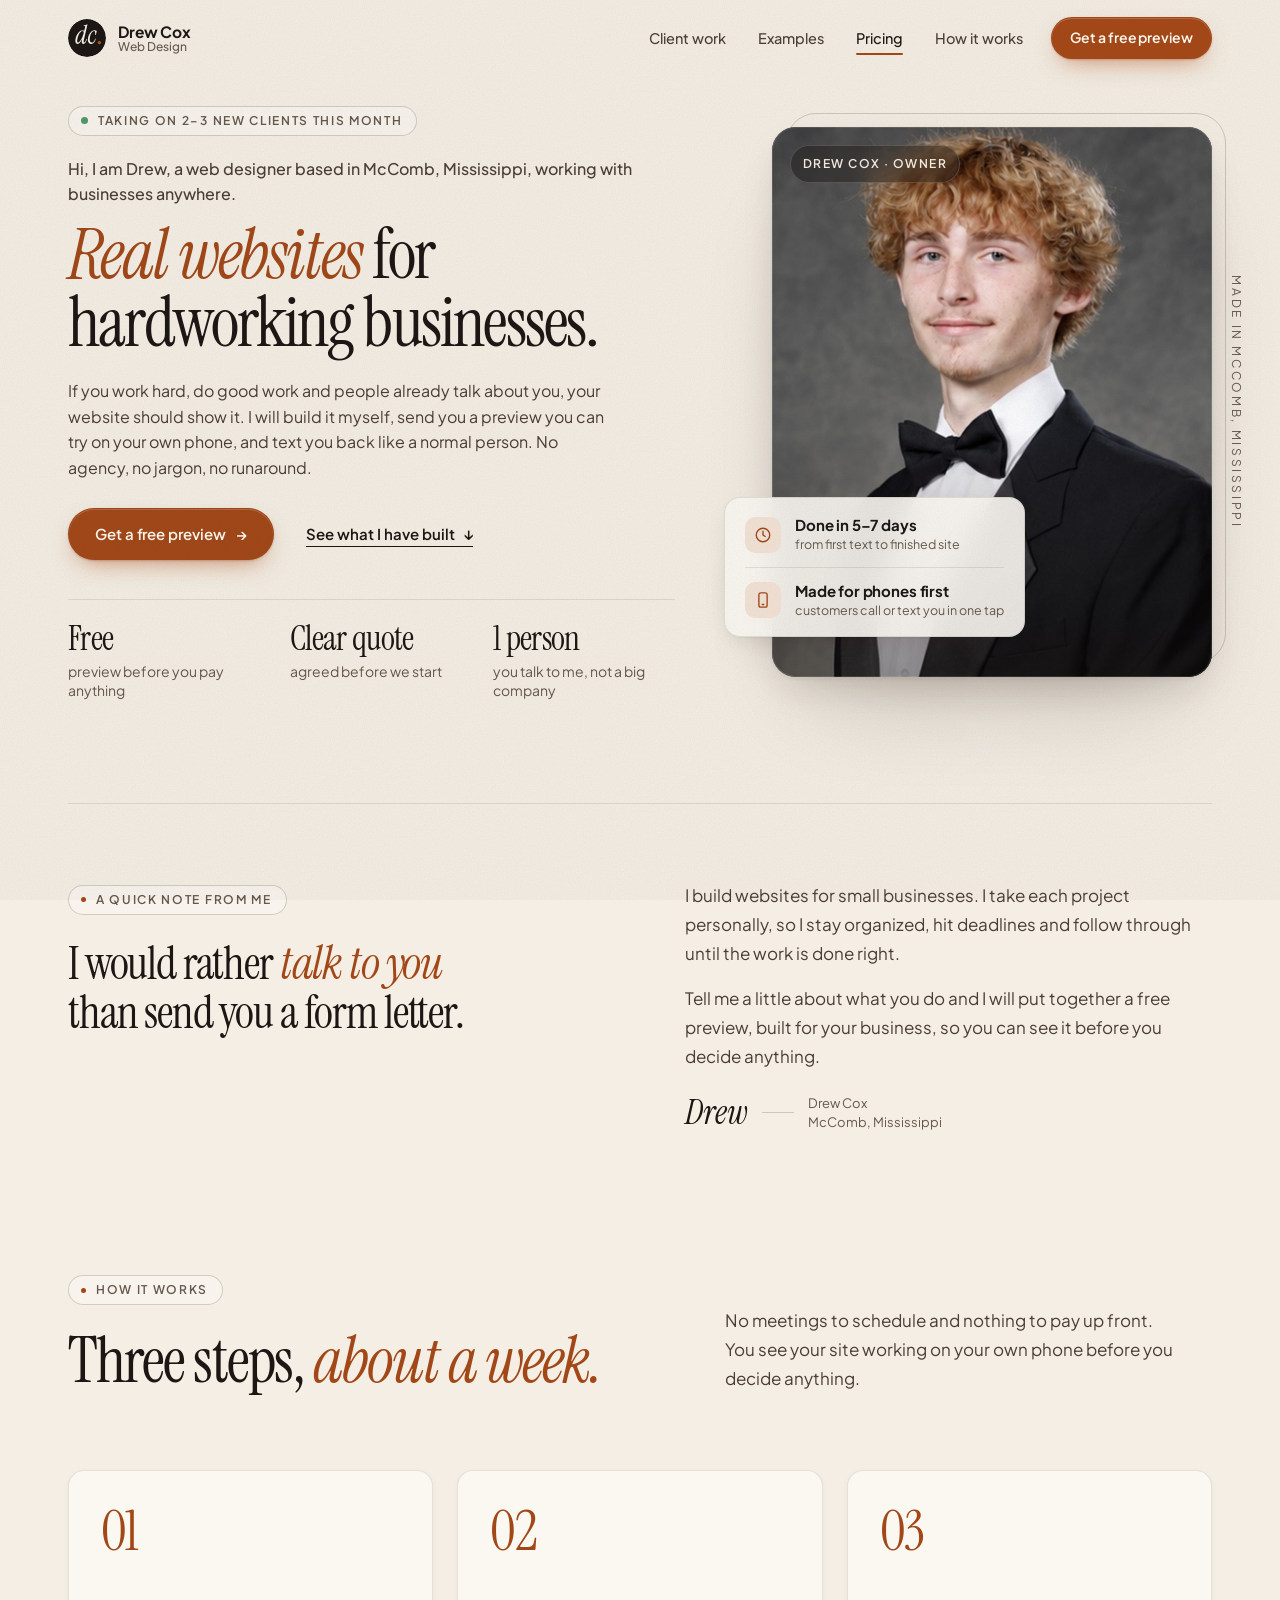
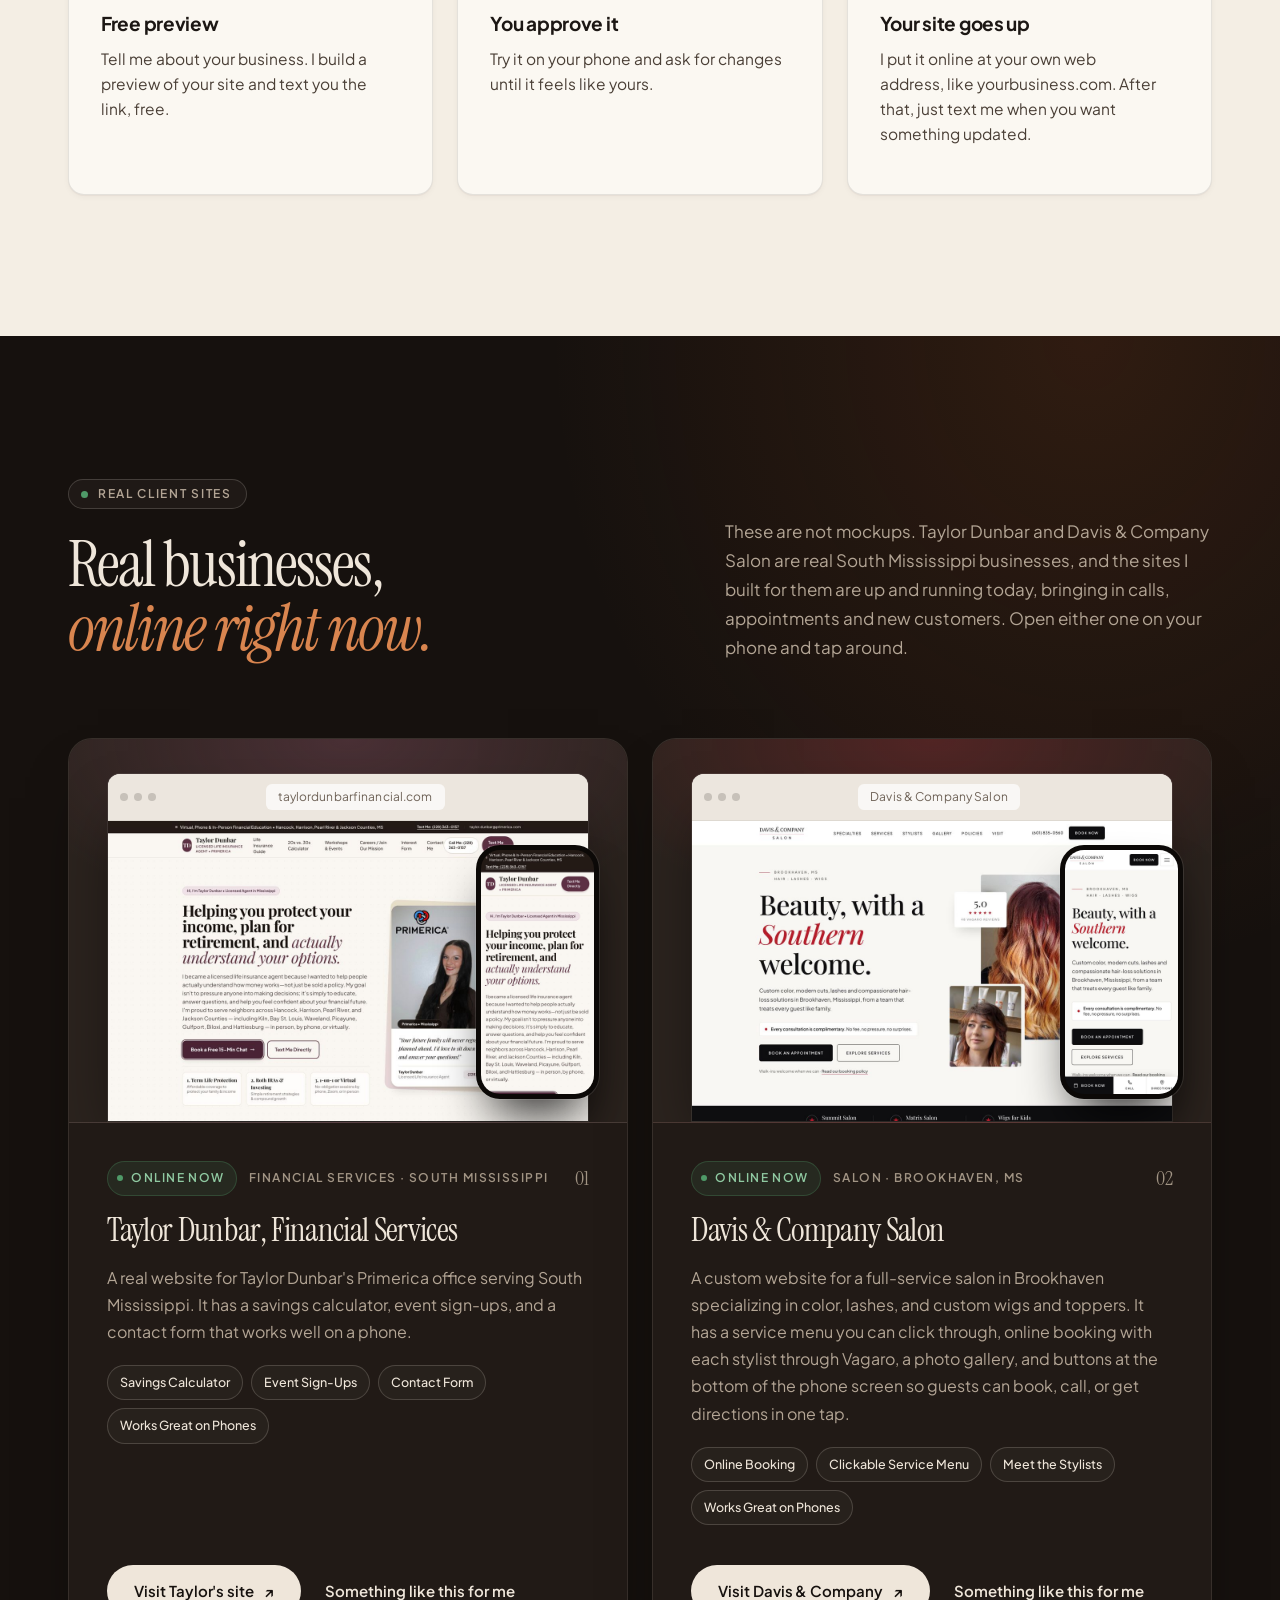
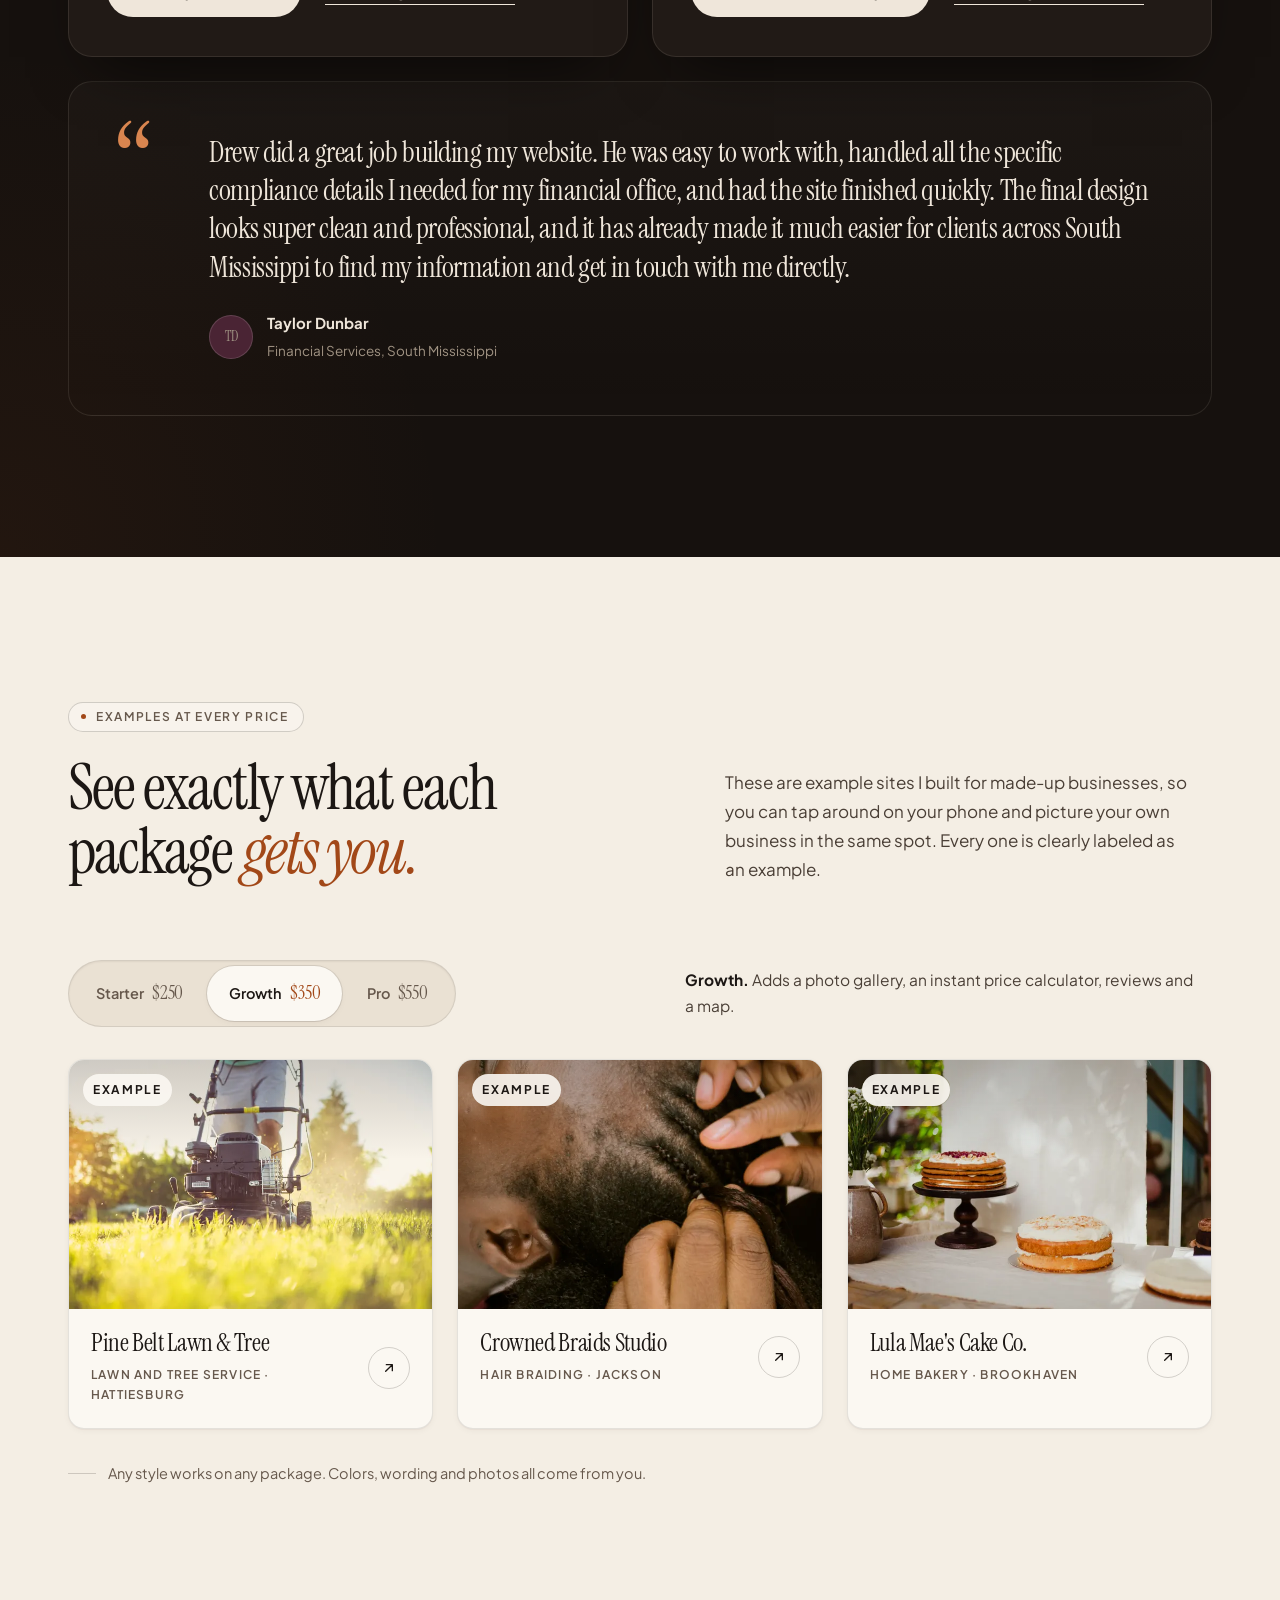
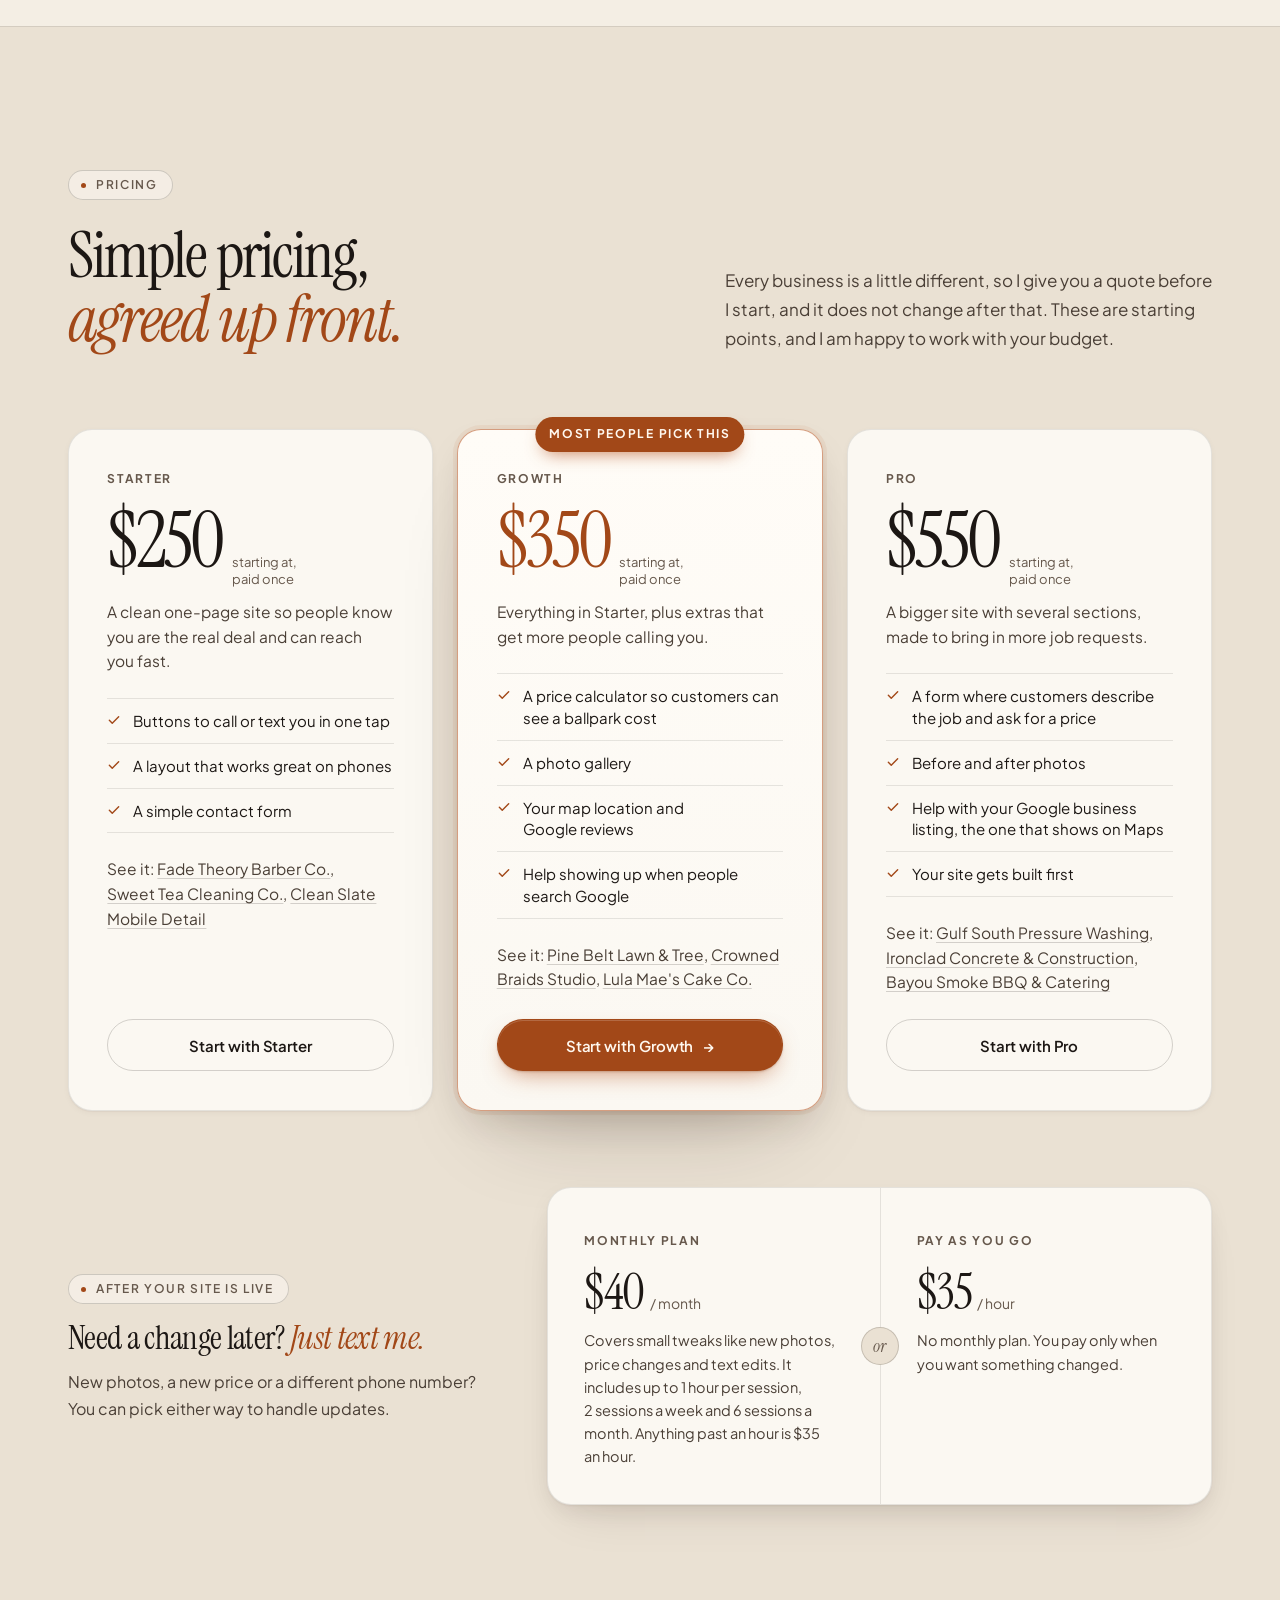
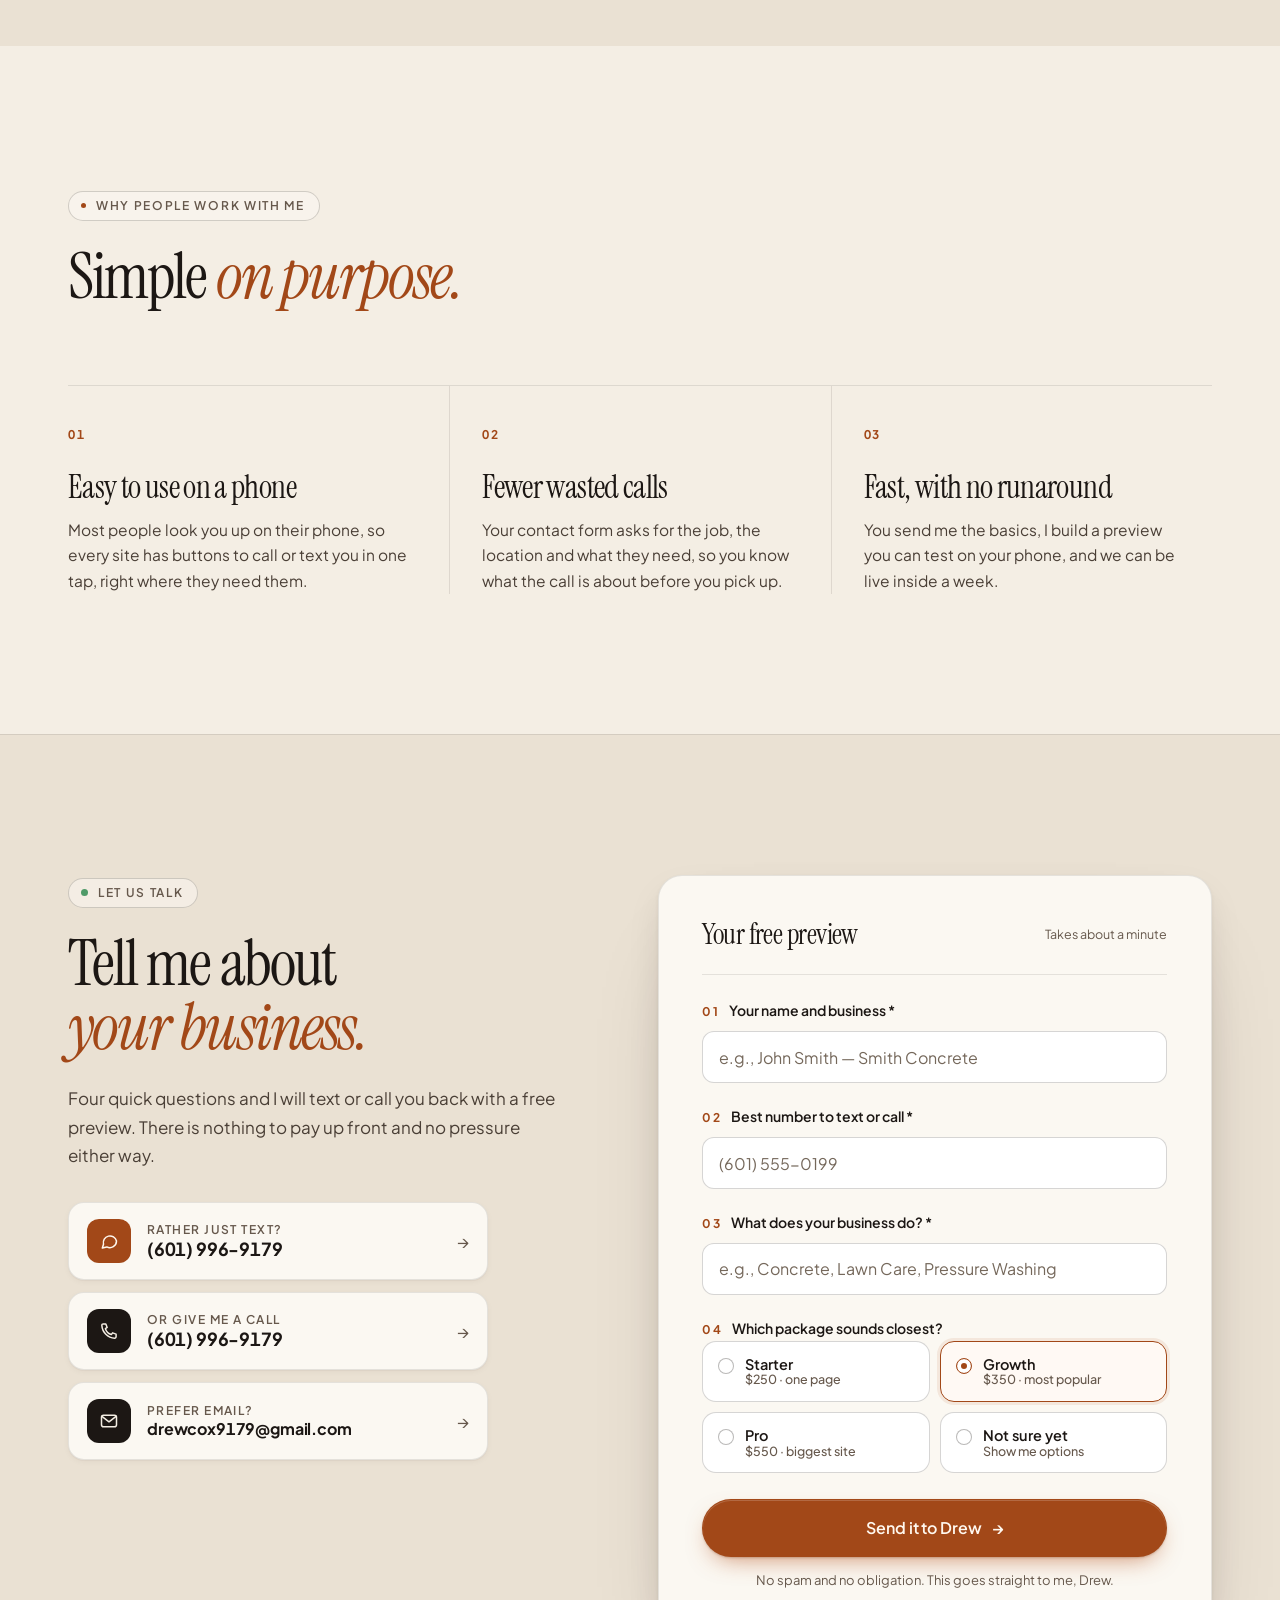
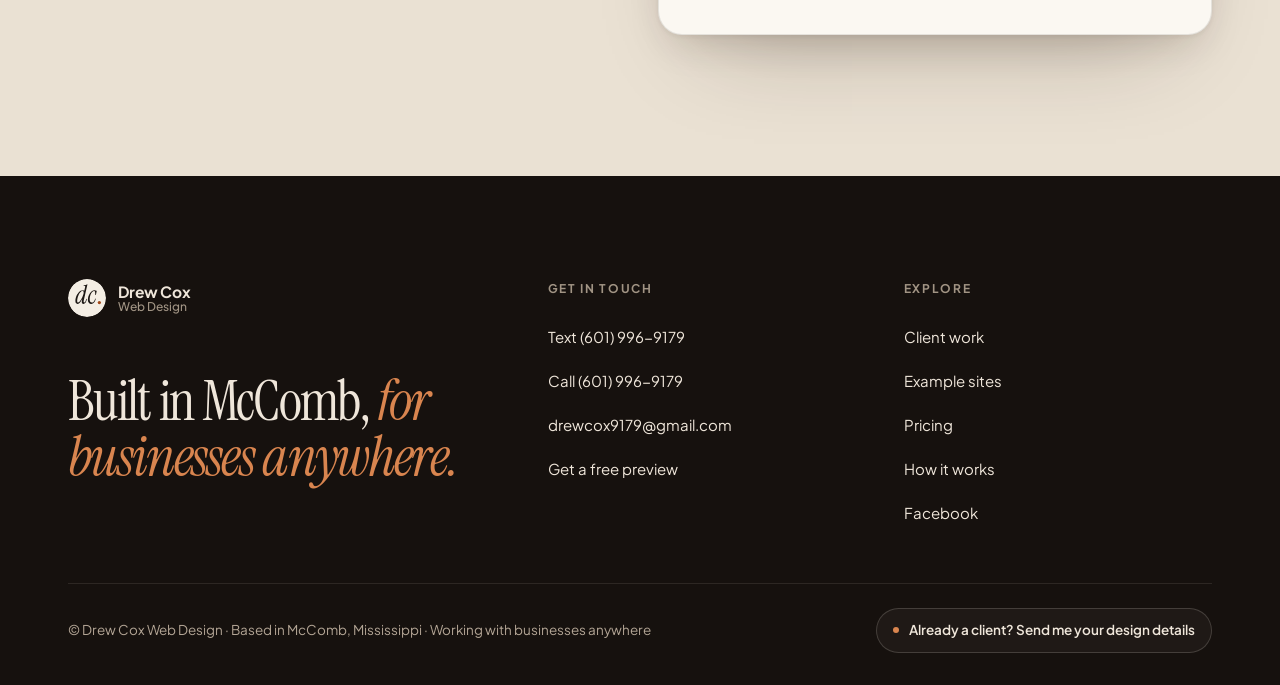
<file: index.html>
<!DOCTYPE html>
<html lang="en">
<head>
  <meta charset="UTF-8" />
  <meta name="viewport" content="width=device-width, initial-scale=1.0, viewport-fit=cover" />
  <meta name="description" content="Drew Cox builds custom websites for small businesses, from his home base in McComb, Mississippi to anywhere. Free preview first, plans starting at $250, live in about a week.">
  <meta name="theme-color" content="#F4EEE4">
  <link rel="icon" href="favicon.svg" type="image/svg+xml">
  <link rel="apple-touch-icon" href="assets/apple-touch-icon.png">
  <meta property="og:type" content="website">
  <meta property="og:url" content="https://drewcoxwebdesign.com/">
  <meta property="og:title" content="Drew Cox Web Design | Real websites for hardworking businesses">
  <meta property="og:description" content="Free preview first. Plans starting at $250. Live in about a week.">
  <meta property="og:image" content="https://drewcoxwebdesign.com/assets/og-image.jpg">
  <meta name="twitter:card" content="summary_large_image">
  <title>Drew Cox | Web Designer for Small Businesses | Drew Cox Web Design</title>
  <link rel="canonical" href="https://drewcoxwebdesign.com/">
  <script type="application/ld+json">
  {
    "@context": "https://schema.org",
    "@graph": [
      {
        "@type": "ProfessionalService",
        "@id": "https://drewcoxwebdesign.com/#business",
        "name": "Drew Cox Web Design",
        "alternateName": "Drew Cox",
        "description": "Custom websites for small businesses. Free preview first, plans starting at $250, live in about a week.",
        "url": "https://drewcoxwebdesign.com/",
        "logo": "https://drewcoxwebdesign.com/assets/logo-mark.svg",
        "image": "https://drewcoxwebdesign.com/assets/drew.jpg",
        "telephone": "+1-601-996-9179",
        "sameAs": ["https://www.facebook.com/people/Drew-Cox-Web-Design/61596885122598/"],
        "priceRange": "$250-$550",
        "address": { "@type": "PostalAddress", "addressLocality": "McComb", "addressRegion": "MS", "addressCountry": "US" },
        "areaServed": { "@type": "Country", "name": "United States" },
        "founder": { "@id": "https://drewcoxwebdesign.com/#drew" }
      },
      {
        "@type": "Person",
        "@id": "https://drewcoxwebdesign.com/#drew",
        "name": "Drew Cox",
        "jobTitle": "Web Designer",
        "url": "https://drewcoxwebdesign.com/",
        "image": "https://drewcoxwebdesign.com/assets/drew.jpg",
        "homeLocation": { "@type": "Place", "name": "McComb, Mississippi" },
        "worksFor": { "@id": "https://drewcoxwebdesign.com/#business" }
      },
      {
        "@type": "WebSite",
        "@id": "https://drewcoxwebdesign.com/#site",
        "name": "Drew Cox Web Design",
        "url": "https://drewcoxwebdesign.com/",
        "publisher": { "@id": "https://drewcoxwebdesign.com/#business" }
      }
    ]
  }
  </script>

  <script>document.documentElement.classList.add('js');</script>
  <link rel="preconnect" href="https://fonts.googleapis.com">
  <link rel="preconnect" href="https://fonts.gstatic.com" crossorigin>
  <link href="https://fonts.googleapis.com/css2?family=Instrument+Serif:ital@0;1&family=Plus+Jakarta+Sans:wght@400;500;600;700&display=swap" rel="stylesheet">
  <link rel="preload" as="image" href="assets/drew.jpg">
  <style>
    /* =====================================================================
       DESIGN SYSTEM
       ===================================================================== */
    :root {
      /* Paper */
      --paper: #F4EEE4;
      --paper-raised: #FBF8F2;
      --paper-deep: #EAE1D3;
      /* Ink */
      --ink: #1C1714;
      --ink-2: #4A3F36;
      --ink-3: #66584C;
      /* Accent */
      --rust: #A24818;
      --rust-hover: #8A3B14;
      --rust-tint: rgba(180, 83, 31, 0.10);
      /* Dark sections */
      --espresso: #16110E;
      --espresso-2: #211A16;
      --espresso-3: #2B231E;
      --on-dark: #EFE6DA;
      --on-dark-2: #B3A595;
      --on-dark-3: #A19484;
      /* Signals */
      --live: #4F9A68;
      --live-text: #8FC9A1;
      /* Accent on dark + washes + form errors (all tokens, no loose hex) */
      --rust-on-dark: #D9854F;
      --rust-on-dark-hover: #E39A69;
      --rust-wash: #F3E3D6;
      --err: #A03A1E;
      --err-bg: #FBEDE6;
      --err-line: #F0CDBE;
      /* Lines */
      --line: rgba(28, 23, 20, 0.10);
      --line-strong: rgba(28, 23, 20, 0.18);
      --line-dark: rgba(239, 230, 218, 0.10);
      --line-dark-strong: rgba(239, 230, 218, 0.18);
      /* Type */
      --serif: 'Instrument Serif', 'Iowan Old Style', Georgia, serif;
      --sans: 'Plus Jakarta Sans', -apple-system, BlinkMacSystemFont, 'Segoe UI', sans-serif;
      /* Spacing: 4 8 12 16 24 32 48 64 96 128 */
      --s1: 4px; --s2: 8px; --s3: 12px; --s4: 16px; --s5: 24px;
      --s6: 32px; --s7: 48px; --s8: 64px; --s9: 96px; --s10: 128px;
      --gutter: clamp(20px, 4vw, 48px);
      --maxw: 1240px;
      /* Radius */
      --r-sm: 10px; --r-md: 16px; --r-lg: 24px;
      /* Shadows (layered, ambient) */
      --shadow-sm: 0 1px 1px rgba(40, 24, 12, .04), 0 2px 6px rgba(40, 24, 12, .04);
      --shadow-md: 0 1px 2px rgba(40, 24, 12, .05), 0 8px 24px -6px rgba(40, 24, 12, .10), 0 24px 48px -24px rgba(40, 24, 12, .14);
      --shadow-lg: 0 2px 4px rgba(40, 24, 12, .05), 0 16px 40px -12px rgba(40, 24, 12, .18), 0 48px 96px -48px rgba(40, 24, 12, .30);
      --ease: cubic-bezier(.2, .7, .2, 1);
      /* Motion: one rhythm for every micro-interaction */
      --dur-fast: .18s; --dur: .3s; --dur-slow: .6s;
      /* Type scale (rem-free px steps: 12 14 16 17 19 24 32 48 72) */
      --fs-xs: 12px; --fs-sm: 14px; --fs-md: 16px; --fs-base: 17px; --fs-lg: 19px;
      --fs-h3: clamp(28px, 2.6vw, 36px);
      --fs-h2: clamp(38px, 5vw, 70px);
      --fs-display: clamp(40px, min(5.4vw, 8.4vh), 80px);
      --nav-h: 76px;
    }

    *, *::before, *::after { box-sizing: border-box; margin: 0; padding: 0; }
    html { scroll-behavior: smooth; -webkit-text-size-adjust: 100%; scroll-padding-top: 88px; }
    body {
      background: var(--paper);
      color: var(--ink);
      font-family: var(--sans);
      font-size: 17px;
      line-height: 1.7;
      -webkit-font-smoothing: antialiased;
      -moz-osx-font-smoothing: grayscale;
      text-rendering: optimizeLegibility;
      overflow-x: hidden;
    }
    img { display: block; max-width: 100%; }
    a { color: inherit; }
    button { font: inherit; color: inherit; touch-action: manipulation; }
    a, summary, [role="tab"] { touch-action: manipulation; }
    h1, h2, h3, .display, .h2, .h3, .note-quote { text-wrap: balance; }
    p, li { text-wrap: pretty; }
    .plan-price b, .split b, .tab .p, .hero-facts b, .why .n, .step::before, .direct strong, .receipt b {
      font-variant-numeric: lining-nums tabular-nums;
    }

    /* Skip link */
    .skip {
      position: absolute; left: 16px; top: -64px; z-index: 3000;
      background: var(--ink); color: var(--paper); padding: 12px 18px; border-radius: 999px;
      font-weight: 600; font-size: 14px; text-decoration: none;
      transition: top var(--dur) var(--ease);
    }
    .skip:focus { top: 12px; }
    main:focus { outline: none; }
    ::selection { background: var(--rust); color: #FFF8EF; }
    :focus-visible { outline: 2px solid var(--rust); outline-offset: 3px; border-radius: 6px; }

    /* Grain */
    body::after {
      content: "";
      position: fixed; inset: 0;
      pointer-events: none;
      z-index: 80; /* under nav, mobile bar and modals */
      opacity: .045;
      mix-blend-mode: multiply;
      background-image: url("data:image/svg+xml,%3Csvg xmlns='http://www.w3.org/2000/svg' width='180' height='180'%3E%3Cfilter id='n'%3E%3CfeTurbulence type='fractalNoise' baseFrequency='.85' numOctaves='3' stitchTiles='stitch'/%3E%3CfeColorMatrix values='0 0 0 0 0 0 0 0 0 0 0 0 0 0 0 0 0 0 1 0'/%3E%3C/filter%3E%3Crect width='100%25' height='100%25' filter='url(%23n)'/%3E%3C/svg%3E");
    }

    /* The fixed grain layer repaints on every scroll frame: skip it on phones, touch and reduced-data */
    @media (max-width: 820px), (pointer: coarse), (prefers-reduced-data: reduce) { body::after { display: none; } }

    .wrap { max-width: var(--maxw); margin: 0 auto; padding: 0 var(--gutter); }
    .sec { padding: clamp(80px, 11vw, 144px) 0; position: relative; }

    /* ---------- Type ---------- */
    .display, .h2, .h3 { font-family: var(--serif); font-weight: 400; color: var(--ink); }
    .display { font-size: var(--fs-display); line-height: .98; letter-spacing: -0.03em; }
    .h2 { font-size: var(--fs-h2); line-height: 1; letter-spacing: -0.03em; }
    .h3 { font-size: var(--fs-h3); line-height: 1.08; letter-spacing: -0.02em; }
    .display em, .h2 em, .h3 em { font-style: italic; color: var(--rust); }
    .lead { font-size: clamp(17px, 1.35vw, 19px); line-height: 1.7; color: var(--ink-2); max-width: 34em; }
    .muted { color: var(--ink-2); }

    /* Micro-label */
    .label {
      display: inline-flex; align-items: center; gap: 10px;
      font-size: 12px; font-weight: 600; line-height: 1;
      letter-spacing: .14em; text-transform: uppercase;
      color: var(--ink-3);
      padding: 8px 14px 8px 12px;
      border: 1px solid var(--line-strong);
      border-radius: 999px;
      background: rgba(251, 248, 242, .55);
    }
    .label::before { content: ""; width: 5px; height: 5px; border-radius: 50%; background: var(--rust); }
    .label.on-dark { color: var(--on-dark-2); border-color: var(--line-dark-strong); background: rgba(239, 230, 218, .04); }
    .label.live::before { width: 7px; height: 7px; background: var(--live); box-shadow: 0 0 0 0 rgba(79, 154, 104, .6); animation: pulse 2.2s infinite; }

    @keyframes pulse {
      0% { box-shadow: 0 0 0 0 rgba(79, 154, 104, .55); }
      70% { box-shadow: 0 0 0 7px rgba(79, 154, 104, 0); }
      100% { box-shadow: 0 0 0 0 rgba(79, 154, 104, 0); }
    }

    .sec-head { display: grid; grid-template-columns: 1.25fr 1fr; gap: var(--s7); align-items: end; margin-bottom: clamp(48px, 6vw, 80px); }
    .sec-head .label { margin-bottom: var(--s5); }
    .sec-head p { color: var(--ink-2); max-width: 30em; }

    /* ---------- Buttons ---------- */
    .btn {
      display: inline-flex; align-items: center; justify-content: center; gap: 10px;
      min-height: 52px; padding: 0 26px;
      border-radius: 999px; border: 1px solid transparent;
      font-family: var(--sans); font-size: 15px; font-weight: 600; letter-spacing: -0.005em;
      text-decoration: none; cursor: pointer; white-space: nowrap;
      transition: transform .25s var(--ease), background-color .25s, box-shadow .25s, border-color .25s, color .25s;
    }
    .btn:active { transform: translateY(0) scale(.98); }
    .btn .arr { transition: transform .25s var(--ease); }
    .btn:hover .arr { transform: translate(2px, -2px); }
    .btn:hover .arr.down { transform: translateY(3px); }
    .btn-primary {
      background: var(--rust); color: #FFF8EF;
      box-shadow: inset 0 1px 0 rgba(255, 255, 255, .18), 0 1px 2px rgba(120, 50, 15, .25), 0 10px 24px -10px rgba(180, 83, 31, .7);
    }
    .btn-primary:hover { background: var(--rust-hover); transform: translateY(-2px); box-shadow: inset 0 1px 0 rgba(255, 255, 255, .18), 0 2px 4px rgba(120, 50, 15, .2), 0 16px 32px -12px rgba(180, 83, 31, .75); }
    .btn-ghost { background: transparent; color: var(--ink); border-color: var(--line-strong); }
    .btn-ghost:hover { border-color: var(--ink); transform: translateY(-2px); background: rgba(251, 248, 242, .7); }
    .btn-light { background: var(--on-dark); color: var(--espresso); }
    .btn-light:hover { background: #FFFFFF; transform: translateY(-2px); box-shadow: 0 14px 30px -14px rgba(0, 0, 0, .8); }
    .btn-line-dark { background: transparent; color: var(--on-dark); border-color: var(--line-dark-strong); }
    .btn-line-dark:hover { border-color: var(--on-dark); transform: translateY(-2px); }
    .btn-sm { min-height: 42px; padding: 0 18px; font-size: 14px; }
    .btn-block { width: 100%; }

    .tlink {
      display: inline-flex; align-items: center; gap: 8px;
      background: none; border: 0; padding: 10px 0; min-height: 44px; cursor: pointer;
      font-size: 15px; font-weight: 600; color: var(--ink); text-decoration: none;
      background-image: linear-gradient(currentColor, currentColor);
      background-size: 100% 1px; background-position: 0 calc(100% - 9px); background-repeat: no-repeat;
      transition: background-size .35s var(--ease), color var(--dur-fast);
    }
    .tlink:hover { color: var(--rust); background-size: 0 1px; background-position: 100% calc(100% - 9px); }

    /* =====================================================================
       NAV
       ===================================================================== */
    .nav {
      position: sticky; top: 0; z-index: 100;
      transition: background-color .3s, box-shadow .3s, backdrop-filter .3s;
    }
    .nav.scrolled {
      background: rgba(244, 238, 228, .78);
      -webkit-backdrop-filter: saturate(1.4) blur(14px);
      backdrop-filter: saturate(1.4) blur(14px);
      box-shadow: 0 1px 0 var(--line);
    }
    .nav-inner { display: flex; align-items: center; justify-content: space-between; gap: var(--s5); height: var(--nav-h); position: relative; }
    .nav-right { display: flex; align-items: center; gap: 4px; }
    .nav-toggle {
      display: none; width: 48px; height: 48px; border-radius: 50%; cursor: pointer;
      background: transparent; border: 1px solid var(--line-strong); color: var(--ink);
      place-items: center; transition: background-color var(--dur-fast), border-color var(--dur-fast);
    }
    .nav-toggle:hover { background: rgba(28, 23, 20, .05); border-color: var(--ink); }
    .nav-toggle:active { transform: scale(.96); }
    .nav-toggle .bars, .nav-toggle .bars::before, .nav-toggle .bars::after {
      display: block; width: 18px; height: 2px; border-radius: 2px; background: currentColor;
      transition: transform var(--dur) var(--ease), opacity var(--dur-fast);
    }
    .nav-toggle .bars { position: relative; }
    .nav-toggle .bars::before, .nav-toggle .bars::after { content: ""; position: absolute; left: 0; }
    .nav-toggle .bars::before { top: -6px; }
    .nav-toggle .bars::after { top: 6px; }
    .nav-toggle[aria-expanded="true"] .bars { background: transparent; }
    .nav-toggle[aria-expanded="true"] .bars::before { top: 0; transform: rotate(45deg); }
    .nav-toggle[aria-expanded="true"] .bars::after { top: 0; transform: rotate(-45deg); }
    .brand { display: inline-flex; align-items: center; gap: 12px; text-decoration: none; }
    .brand-mark {
      width: 38px; height: 38px; border-radius: 50%;
      display: grid; place-items: center;
      background: var(--ink); color: var(--paper);
      font-family: var(--serif); font-style: italic; font-size: 19px; line-height: 1; padding-bottom: 2px;
      box-shadow: inset 0 0 0 1px rgba(255, 255, 255, .08);
    }
    .brand-name { font-weight: 700; font-size: 15.5px; letter-spacing: -0.01em; line-height: 1.1; }
    .brand-name span { display: block; font-weight: 500; font-size: 12px; color: var(--ink-3); letter-spacing: 0; }
    .nav-links { display: flex; align-items: center; gap: 4px; }
    .nav-links a {
      position: relative; font-size: 14.5px; font-weight: 500; color: var(--ink-2); text-decoration: none;
      padding: 12px 14px; border-radius: 999px; transition: color var(--dur-fast), background-color var(--dur-fast);
    }
    .nav-links a::after {
      content: ""; position: absolute; left: 14px; right: 14px; bottom: 7px; height: 2px; border-radius: 2px;
      background: var(--rust); transform: scaleX(0); transform-origin: left;
      transition: transform var(--dur) var(--ease);
    }
    .nav-links a:hover { color: var(--ink); background: rgba(28, 23, 20, .05); }
    .nav-links a[aria-current="true"] { color: var(--ink); }
    .nav-links a[aria-current="true"]::after { transform: scaleX(1); }
    .nav-cta { margin-left: 10px; }

    /* =====================================================================
       HERO
       ===================================================================== */
    /* Spacing here is tuned in vh so the headline, copy, button and facts land above the fold */
    .hero { padding: clamp(16px, 3vh, 44px) 0 clamp(64px, 8vw, 112px); }
    .hero-grid { display: grid; grid-template-columns: 1.32fr 1fr; gap: clamp(40px, 6vw, 96px); align-items: center; }
    .hero-hi { font-size: 16px; font-weight: 500; line-height: 1.55; color: var(--ink-2); margin: clamp(14px, 2.4vh, 28px) 0 clamp(10px, 1.6vh, 16px); }
    .hero .display { max-width: 12em; }
    .hero .lead { margin-top: clamp(14px, 2.4vh, 24px); font-size: clamp(16px, 1.2vw, 18px); line-height: 1.6; }
    .hero-actions { display: flex; flex-wrap: wrap; align-items: center; gap: var(--s3) var(--s6); margin-top: clamp(18px, 3vh, 32px); }
    .hero-facts {
      display: grid; grid-template-columns: repeat(3, auto); justify-content: start; gap: var(--s5) clamp(24px, 4vw, 56px);
      margin-top: clamp(24px, 4.4vh, 56px); padding-top: clamp(14px, 2.4vh, 24px); border-top: 1px solid var(--line);
      list-style: none;
    }
    .hero-facts b { display: block; font-family: var(--serif); font-weight: 400; font-size: clamp(28px, 3.8vh, 34px); line-height: 1; letter-spacing: -0.02em; margin-bottom: 6px; }
    .hero-facts span { font-size: 14px; color: var(--ink-3); line-height: 1.4; display: block; max-width: 13em; }

    .portrait { position: relative; margin: 0 0 0 auto; max-width: min(440px, 62vh); width: 100%; }
    .portrait-frame {
      position: relative; border-radius: var(--r-lg); overflow: hidden;
      aspect-ratio: 4 / 5; background: #5d5a57;
      box-shadow: var(--shadow-lg);
    }
    .portrait-frame img { width: 100%; height: 100%; object-fit: cover; object-position: 50% 18%; transform: scale(1.02); }
    .portrait-frame::after { content: ""; position: absolute; inset: 0; border-radius: inherit; box-shadow: inset 0 0 0 1px rgba(255, 255, 255, .12); background: linear-gradient(180deg, transparent 55%, rgba(22, 17, 14, .45)); }
    .portrait::before {
      content: ""; position: absolute; inset: -14px -14px 14px 14px;
      border: 1px solid var(--line-strong); border-radius: calc(var(--r-lg) + 6px); z-index: -1;
    }
    .portrait-tag {
      position: absolute; top: 18px; left: 18px; z-index: 2;
      font-size: 12px; font-weight: 600; letter-spacing: .12em; text-transform: uppercase;
      color: #F6EFE5; padding: 8px 12px; border-radius: 999px;
      background: rgba(22, 17, 14, .38); -webkit-backdrop-filter: blur(10px); backdrop-filter: blur(10px);
      border: 1px solid rgba(255, 255, 255, .16);
    }
    .portrait-coords {
      position: absolute; right: -34px; top: 50%; transform: translateY(-50%); writing-mode: vertical-rl;
      font-size: 12px; letter-spacing: .22em; text-transform: uppercase; color: var(--ink-3); white-space: nowrap;
    }
    .trust-card {
      position: absolute; left: -48px; bottom: 40px; z-index: 3;
      background: rgba(251, 248, 242, .92); -webkit-backdrop-filter: blur(14px); backdrop-filter: blur(14px);
      border: 1px solid var(--line); border-radius: var(--r-md);
      box-shadow: var(--shadow-md);
      padding: 18px 20px; display: grid; gap: 14px; min-width: 228px;
      animation: float 7s ease-in-out infinite;
    }
    .trust-row { display: flex; align-items: center; gap: 14px; }
    .trust-row + .trust-row { padding-top: 14px; border-top: 1px solid var(--line); }
    .trust-ico { width: 36px; height: 36px; border-radius: 10px; display: grid; place-items: center; background: var(--rust-wash); color: var(--rust); flex-shrink: 0; line-height: 0; }
    .trust-ico svg { display: block; width: 18px; height: 18px; margin: 0; }
    .trust-row b { display: block; font-size: 15px; font-weight: 700; line-height: 1.2; letter-spacing: -0.01em; }
    /* scoped to the text block: the old `.trust-row span` also hit .trust-ico and forced display:block on it */
    .trust-row div span { display: block; font-size: 12.5px; color: var(--ink-3); line-height: 1.3; margin-top: 2px; }
    @keyframes float { 0%, 100% { transform: translateY(0); } 50% { transform: translateY(-6px); } }

    /* =====================================================================
       NOTE + PROCESS
       ===================================================================== */
    .note { padding-top: 0; }
    .note-grid { display: grid; grid-template-columns: 1fr 1fr; align-items: start; gap: clamp(40px, 7vw, 112px); padding-top: clamp(48px, 6vw, 80px); border-top: 1px solid var(--line); }
    .note-quote { font-family: var(--serif); font-size: clamp(32px, 3.6vw, 50px); line-height: 1.08; letter-spacing: -0.025em; margin-top: var(--s5); }
    .note-quote em { color: var(--rust); }
    .note-body p { color: var(--ink-2); margin-bottom: var(--s4); }
    .note-sign { display: flex; align-items: center; gap: 14px; margin-top: var(--s5); }
    .note-sign .sig { font-family: var(--serif); font-style: italic; font-size: 34px; line-height: 1; color: var(--ink); }
    .note-sign small { font-size: 13px; color: var(--ink-3); line-height: 1.4; }
    .note-sign i { width: 32px; height: 1px; background: var(--line-strong); }

    .steps { list-style: none; display: grid; grid-template-columns: repeat(3, 1fr); gap: var(--s5); counter-reset: st; }
    .step {
      counter-increment: st; position: relative;
      background: var(--paper-raised); border: 1px solid var(--line); border-radius: var(--r-md);
      padding: var(--s6) var(--s6) var(--s7);
      box-shadow: var(--shadow-sm);
      transition: transform .35s var(--ease), box-shadow .35s var(--ease), border-color .35s;
    }
    .step:hover { transform: translateY(-4px); box-shadow: var(--shadow-md); border-color: var(--line-strong); }
    .step::before {
      content: "0" counter(st);
      display: block; font-family: var(--serif); font-size: 56px; line-height: 1; letter-spacing: -0.03em; color: var(--rust);
      margin-bottom: var(--s7);
    }
    .step b { display: block; font-size: 19px; font-weight: 700; letter-spacing: -0.015em; margin-bottom: 8px; }
    .step span { color: var(--ink-2); font-size: 15.5px; line-height: 1.6; display: block; }

    /* =====================================================================
       LIVE CLIENT SHOWCASE (dark)
       ===================================================================== */
    .dark { background: var(--espresso); color: var(--on-dark); }
    .dark .h2, .dark .h3 { color: var(--on-dark); }
    .dark .h2 em { color: var(--rust-on-dark); }
    .dark .sec-head p { color: var(--on-dark-2); }
    .showcase { overflow: hidden; }
    .showcase::before {
      content: ""; position: absolute; inset: 0; pointer-events: none;
      background:
        radial-gradient(60% 50% at 85% 0%, rgba(180, 83, 31, .16), transparent 70%),
        radial-gradient(50% 40% at 0% 100%, rgba(180, 83, 31, .08), transparent 70%);
    }
    .showcase .wrap { position: relative; }
    .cases { display: grid; grid-template-columns: 1fr 1fr; gap: var(--s5); }
    .case {
      background: var(--espresso-2); border: 1px solid var(--line-dark); border-radius: var(--r-lg);
      overflow: hidden; display: flex; flex-direction: column;
      box-shadow: 0 1px 0 rgba(255, 255, 255, .04) inset, 0 30px 60px -30px rgba(0, 0, 0, .7);
      transition: border-color .4s, transform .5s var(--ease);
    }
    .case:hover { border-color: var(--line-dark-strong); }
    .case-stage {
      position: relative; display: block; aspect-ratio: 16 / 11; overflow: hidden;
      background: radial-gradient(90% 70% at 50% 0%, var(--stage-glow, rgba(180, 83, 31, .22)), transparent 70%), var(--espresso-3);
      border-bottom: 1px solid var(--line-dark);
    }
    .case-stage.taylor { --stage-glow: rgba(122, 67, 89, .38); }
    .case-stage.davis { --stage-glow: rgba(190, 40, 52, .26); }
    .browser {
      position: absolute; top: 9%; left: 7%; right: 7%;
      border-radius: 12px 12px 0 0; overflow: hidden;
      background: #F7F3EE;
      box-shadow: 0 0 0 1px rgba(255, 255, 255, .08), 0 30px 60px -20px rgba(0, 0, 0, .7);
      transition: transform .7s var(--ease);
    }
    .browser-bar { display: flex; align-items: center; gap: 6px; padding: 10px 12px; background: #ECE6DE; border-bottom: 1px solid rgba(0, 0, 0, .06); }
    .browser-bar i { width: 8px; height: 8px; border-radius: 50%; background: rgba(28, 23, 20, .18); }
    .browser-bar span {
      margin: 0 auto; transform: translateX(-14px);
      font-size: 12px; color: #6f6358; background: rgba(255, 255, 255, .7); padding: 3px 12px; border-radius: 6px; letter-spacing: .01em;
    }
    .browser img { width: 100%; height: auto; }
    .phone {
      position: absolute; right: 5%; bottom: 6%; width: 22%; /* sits fully inside the frame, nothing cropped */
      border-radius: 24px; overflow: hidden; background: #0c0907;
      padding: 5px; box-shadow: 0 0 0 1px rgba(255, 255, 255, .1), 0 30px 50px -16px rgba(0, 0, 0, .85);
      transition: transform .7s var(--ease);
    }
    .phone img { border-radius: 19px; width: 100%; height: auto; }
    .case:hover .browser { transform: translateY(-6px); }
    .case:hover .phone { transform: translateY(-8px); }
    .case-body { padding: clamp(24px, 3vw, 40px); display: flex; flex-direction: column; gap: var(--s4); flex: 1; }
    .case-meta { display: flex; align-items: center; gap: 12px; flex-wrap: wrap; font-size: 12px; font-weight: 600; letter-spacing: .12em; text-transform: uppercase; color: var(--on-dark-3); }
    .live-pill {
      display: inline-flex; align-items: center; gap: 8px; padding: 6px 11px 6px 9px; border-radius: 999px;
      background: rgba(79, 154, 104, .12); color: var(--live-text); border: 1px solid rgba(79, 154, 104, .28);
    }
    .live-pill::before { content: ""; width: 6px; height: 6px; border-radius: 50%; background: var(--live); animation: pulse 2.2s infinite; }
    .case-num { margin-left: auto; font-family: var(--serif); font-size: 20px; letter-spacing: 0; text-transform: none; color: var(--on-dark-3); font-weight: 400; }
    .case p { color: var(--on-dark-2); font-size: 16px; line-height: 1.7; }
    .tags { list-style: none; display: flex; flex-wrap: wrap; gap: 8px; margin-top: 4px; }
    .tags li { font-size: 12.5px; font-weight: 500; color: var(--on-dark); padding: 6px 12px; border-radius: 999px; border: 1px solid var(--line-dark-strong); background: rgba(239, 230, 218, .03); }
    .case-actions { display: flex; align-items: center; flex-wrap: wrap; gap: 12px 24px; margin-top: auto; padding-top: var(--s5); }
    .dark .tlink { color: var(--on-dark); }
    .dark .tlink:hover { color: var(--rust-on-dark-hover); }

    .testimonial {
      margin-top: var(--s5); display: grid; grid-template-columns: auto 1fr; gap: clamp(24px, 4vw, 64px); align-items: start;
      border: 1px solid var(--line-dark); border-radius: var(--r-lg); padding: clamp(28px, 4vw, 56px);
      background: linear-gradient(180deg, rgba(239, 230, 218, .03), transparent);
    }
    .testimonial-mark { font-family: var(--serif); font-size: 120px; line-height: .7; color: var(--rust-on-dark); }
    .testimonial blockquote p { font-family: var(--serif); font-size: clamp(22px, 2.3vw, 31px); line-height: 1.3; letter-spacing: -0.015em; color: var(--on-dark); }
    .testimonial footer { display: flex; align-items: center; gap: 14px; margin-top: var(--s5); }
    .avatar { width: 44px; height: 44px; border-radius: 50%; display: grid; place-items: center; background: #4A2434; color: #F3E7EC; font-family: var(--serif); font-size: 18px; box-shadow: inset 0 0 0 1px rgba(255, 255, 255, .14); }
    .testimonial footer b { display: block; font-size: 15px; color: var(--on-dark); }
    .testimonial footer span { font-size: 13.5px; color: var(--on-dark-3); }

    /* =====================================================================
       CONCEPTS (tab switcher)
       ===================================================================== */
    .tabbar { display: flex; justify-content: space-between; align-items: center; flex-wrap: wrap; gap: var(--s5); margin-bottom: var(--s6); }
    .tabs {
      position: relative; display: inline-flex; padding: 5px; gap: 2px;
      background: var(--paper-deep); border: 1px solid var(--line); border-radius: 999px;
      box-shadow: inset 0 1px 2px rgba(40, 24, 12, .06);
    }
    .tab-ind {
      position: absolute; top: 5px; bottom: 5px; left: 5px; width: 0;
      background: var(--paper-raised); border-radius: 999px; box-shadow: var(--shadow-sm), 0 0 0 1px var(--line);
      transition: transform .45s var(--ease), width .45s var(--ease);
    }
    .tab {
      position: relative; z-index: 1; border: 0; background: none; cursor: pointer;
      padding: 11px 22px; border-radius: 999px; font-size: 14.5px; font-weight: 600; color: var(--ink-3);
      display: inline-flex; align-items: baseline; gap: 8px; transition: color .25s;
    }
    .tab .p { font-family: var(--serif); font-weight: 400; font-size: 19px; letter-spacing: -0.01em; color: inherit; }
    .tab[aria-selected="true"] { color: var(--ink); }
    .tab[aria-selected="true"] .p { color: var(--rust); }
    .tab:hover { color: var(--ink); }
    html:not(.js) .tab-ind { display: none; }
    .tier-blurb { color: var(--ink-2); font-size: 15.5px; max-width: 34em; }
    .tier-blurb b { color: var(--ink); }

    .tier-panel + .tier-panel { margin-top: var(--s8); }
    .js .tier-panel + .tier-panel { margin-top: 0; }
    .tier-panel[hidden] { display: none; }
    .tier-panel-head { display: none; }
    html:not(.js) .tier-panel-head { display: block; margin-bottom: var(--s4); font-weight: 600; }
    .exs { display: grid; grid-template-columns: repeat(3, 1fr); gap: var(--s5); }
    .ex {
      display: flex; flex-direction: column; text-decoration: none; color: inherit;
      background: var(--paper-raised); border: 1px solid var(--line); border-radius: var(--r-md); overflow: hidden;
      box-shadow: var(--shadow-sm);
      transition: transform .45s var(--ease), box-shadow .45s var(--ease), border-color .3s;
    }
    .ex:hover { transform: translateY(-6px); box-shadow: var(--shadow-lg); border-color: var(--line-strong); }
    .ex-media { position: relative; aspect-ratio: 16 / 11; overflow: hidden; background: var(--paper-deep); }
    .ex-media img { width: 100%; height: 100%; object-fit: cover; transition: transform 1.2s var(--ease); }
    .ex:hover .ex-media img { transform: scale(1.06); }
    .ex-media::after { content: ""; position: absolute; inset: 0; background: linear-gradient(180deg, rgba(22, 17, 14, .18), transparent 40%); }
    .ex-chip {
      position: absolute; top: 14px; left: 14px; z-index: 1;
      font-size: 12px; font-weight: 700; letter-spacing: .14em; text-transform: uppercase;
      color: var(--ink); background: rgba(251, 248, 242, .9); padding: 6px 10px; border-radius: 999px;
      -webkit-backdrop-filter: blur(8px); backdrop-filter: blur(8px);
    }
    .ex-body { display: flex; align-items: center; justify-content: space-between; gap: var(--s4); padding: 20px 22px 22px; }
    .ex-body b { display: block; font-family: var(--serif); font-weight: 400; font-size: 25px; line-height: 1.1; letter-spacing: -0.015em; }
    .ex-meta { display: block; font-size: 12px; font-weight: 600; letter-spacing: .1em; text-transform: uppercase; color: var(--ink-3); margin-top: 8px; }
    .ex-go {
      flex-shrink: 0; width: 42px; height: 42px; border-radius: 50%; display: grid; place-items: center;
      border: 1px solid var(--line-strong); color: var(--ink);
      transition: background-color .3s, color .3s, border-color .3s, transform .45s var(--ease);
    }
    .ex:hover .ex-go { background: var(--rust); border-color: var(--rust); color: #FFF8EF; }
    .ex-go svg { transition: transform .45s var(--ease); }
    .ex:hover .ex-go svg { transform: rotate(45deg); }
    .fine { margin-top: var(--s6); font-size: 14.5px; color: var(--ink-3); display: flex; align-items: center; gap: 12px; }
    .fine::before { content: ""; width: 28px; height: 1px; background: var(--line-strong); }

    .tier-panel.entering .ex { animation: rise .6s var(--ease) both; }
    .tier-panel.entering .ex:nth-child(2) { animation-delay: .07s; }
    .tier-panel.entering .ex:nth-child(3) { animation-delay: .14s; }
    @keyframes rise { from { opacity: 0; transform: translateY(16px); } to { opacity: 1; transform: none; } }

    /* =====================================================================
       PRICING
       ===================================================================== */
    .pricing { background: var(--paper-deep); }
    .pricing::before { content: ""; position: absolute; left: 0; right: 0; top: 0; height: 1px; background: var(--line); }
    .plans { display: grid; grid-template-columns: repeat(3, 1fr); gap: var(--s5); align-items: stretch; }
    .plan {
      position: relative; display: flex; flex-direction: column;
      background: var(--paper-raised); border: 1px solid var(--line); border-radius: var(--r-lg);
      padding: clamp(28px, 3vw, 40px);
      box-shadow: var(--shadow-sm);
      transition: transform .45s var(--ease), box-shadow .45s var(--ease);
    }
    .plan:hover { transform: translateY(-4px); box-shadow: var(--shadow-md); }
    .plan.featured {
      border-color: rgba(180, 83, 31, .55);
      box-shadow: 0 0 0 4px rgba(180, 83, 31, .07), var(--shadow-lg);
      transform: translateY(-14px);
      background: linear-gradient(180deg, #FFFCF7, var(--paper-raised));
    }
    .plan.featured:hover { transform: translateY(-18px); }
    .plan-flag {
      position: absolute; top: -13px; left: 50%; transform: translateX(-50%);
      font-size: 12px; font-weight: 700; letter-spacing: .14em; text-transform: uppercase; white-space: nowrap;
      color: #FFF8EF; background: var(--rust); padding: 7px 14px; border-radius: 999px;
      box-shadow: 0 8px 18px -8px rgba(180, 83, 31, .8);
    }
    .plan-name { font-size: 12px; font-weight: 700; letter-spacing: .14em; text-transform: uppercase; color: var(--ink-3); }
    .plan-price { display: flex; align-items: baseline; gap: 10px; margin: 18px 0 12px; }
    .plan-price b { font-family: var(--serif); font-weight: 400; font-size: clamp(64px, 6vw, 84px); line-height: .9; letter-spacing: -0.04em; }
    .plan.featured .plan-price b { color: var(--rust); }
    .plan-price small { font-size: 13px; color: var(--ink-3); line-height: 1.3; }
    .plan > p { color: var(--ink-2); font-size: 15.5px; line-height: 1.6; }
    .plan ul { list-style: none; margin: var(--s5) 0; border-top: 1px solid var(--line); }
    .plan li { display: flex; gap: 12px; padding: 11px 0; border-bottom: 1px solid var(--line); font-size: 15px; line-height: 1.45; }
    .plan li svg { flex-shrink: 0; margin-top: 3px; color: var(--rust); }
    .plan-see { font-size: 13.5px; color: var(--ink-3); line-height: 1.6; margin-bottom: var(--s5); }
    .plan-see a { color: var(--ink-2); text-decoration: underline; text-decoration-color: var(--line-strong); text-underline-offset: 3px; transition: color .2s, text-decoration-color .2s; }
    .plan-see a:hover { color: var(--rust); text-decoration-color: var(--rust); }
    .plan .btn { margin-top: auto; }
    .pricing-note { margin-top: var(--s7); }

    .after {
      margin-top: clamp(56px, 6vw, 88px);
      display: grid; grid-template-columns: 1fr 1.6fr; gap: clamp(32px, 5vw, 72px); align-items: center;
    }
    .after .h3 { margin: var(--s4) 0 var(--s3); }
    .after > div > p { color: var(--ink-2); font-size: 16px; }
    .split {
      position: relative; display: grid; grid-template-columns: 1fr 1fr;
      background: var(--paper-raised); border: 1px solid var(--line); border-radius: var(--r-lg); box-shadow: var(--shadow-md);
    }
    .split > div { padding: clamp(24px, 3vw, 36px); }
    .split > div + div { border-left: 1px solid var(--line); }
    .split-or {
      position: absolute; left: 50%; top: 50%; transform: translate(-50%, -50%);
      width: 38px; height: 38px; border-radius: 50%; display: grid; place-items: center;
      background: var(--paper-deep); border: 1px solid var(--line-strong);
      font-family: var(--serif); font-style: italic; font-size: 17px; color: var(--ink-3);
    }
    .split .opt { font-size: 12px; font-weight: 700; letter-spacing: .14em; text-transform: uppercase; color: var(--ink-3); }
    .split b { display: flex; align-items: baseline; gap: 6px; font-family: var(--serif); font-weight: 400; font-size: 50px; line-height: 1; letter-spacing: -0.03em; margin: 14px 0 12px; }
    .split b small { font-family: var(--sans); font-size: 14px; color: var(--ink-3); letter-spacing: 0; }
    .split p { font-size: 14.5px; color: var(--ink-2); line-height: 1.6; }

    /* =====================================================================
       WHY
       ===================================================================== */
    .why { display: grid; grid-template-columns: repeat(3, 1fr); gap: 0; border-top: 1px solid var(--line); }
    .why > div { padding: var(--s6) var(--s6) 0 0; }
    .why > div + div { padding-left: var(--s6); border-left: 1px solid var(--line); }
    .why .n { font-size: 12px; font-weight: 700; letter-spacing: .14em; color: var(--rust); }
    .why h3 { font-family: var(--serif); font-weight: 400; font-size: 32px; line-height: 1.05; letter-spacing: -0.02em; margin: var(--s5) 0 var(--s3); }
    .why p { color: var(--ink-2); font-size: 15.5px; line-height: 1.65; }

    /* =====================================================================
       CONTACT / INTAKE
       ===================================================================== */
    .contact { background: var(--paper-deep); }
    .contact::before { content: ""; position: absolute; left: 0; right: 0; top: 0; height: 1px; background: var(--line); }
    .contact-grid { display: grid; grid-template-columns: 1fr 1.08fr; gap: clamp(40px, 6vw, 96px); align-items: start; }
    .contact-grid .h2 { margin: var(--s5) 0 var(--s5); }
    .contact-grid .lead { font-size: 17px; }
    .direct { margin-top: var(--s6); display: grid; gap: 12px; max-width: 420px; }
    .direct a {
      display: flex; align-items: center; gap: 16px; text-decoration: none;
      padding: 16px 18px; border-radius: var(--r-md);
      background: var(--paper-raised); border: 1px solid var(--line); box-shadow: var(--shadow-sm);
      transition: transform .3s var(--ease), box-shadow .3s var(--ease), border-color .3s;
    }
    .direct a:hover { transform: translateY(-3px); box-shadow: var(--shadow-md); border-color: var(--line-strong); }
    .direct .ico { width: 44px; height: 44px; border-radius: 12px; display: grid; place-items: center; background: var(--ink); color: var(--paper); flex-shrink: 0; }
    .direct a:first-child .ico { background: var(--rust); color: #FFF8EF; }
    .direct small { display: block; font-size: 12px; font-weight: 600; letter-spacing: .12em; text-transform: uppercase; color: var(--ink-3); line-height: 1.3; }
    .direct strong { display: block; font-size: 18px; font-weight: 700; letter-spacing: -0.01em; line-height: 1.3; }
    .direct strong.email { font-size: 16px; word-break: break-all; }
    .direct .go { margin-left: auto; color: var(--ink-3); transition: transform .3s var(--ease), color .3s; }
    .direct a:hover .go { transform: translateX(4px); color: var(--rust); }

    .form-card {
      position: relative; background: var(--paper-raised); border: 1px solid var(--line); border-radius: var(--r-lg);
      box-shadow: var(--shadow-lg); padding: clamp(24px, 3.4vw, 44px);
    }
    .form-card-head { display: flex; justify-content: space-between; align-items: center; gap: 12px; padding-bottom: var(--s5); margin-bottom: var(--s5); border-bottom: 1px solid var(--line); }
    .form-card-head b { font-family: var(--serif); font-weight: 400; font-size: 28px; letter-spacing: -0.02em; line-height: 1.1; }
    .form-card-head span { font-size: 12.5px; color: var(--ink-3); white-space: nowrap; }
    .intake-form { display: grid; gap: 22px; }
    .f-group { display: flex; flex-direction: column; gap: 8px; border: 0; min-width: 0; }
    .f-group label, .f-group legend { font-size: 14px; font-weight: 600; color: var(--ink); display: flex; align-items: baseline; gap: 10px; padding: 0; }
    .f-group label .q, .f-group legend .q { font-size: 12px; font-weight: 700; letter-spacing: .1em; color: var(--rust); }
    .f-group small { font-size: 12.5px; color: var(--ink-3); margin-top: -4px; }
    .f-group input, .f-group select, .f-group textarea {
      width: 100%; min-height: 52px; padding: 13px 16px;
      background: #FFFFFF; border: 1px solid var(--line-strong); border-radius: 12px;
      font-family: var(--sans); font-size: 16px; color: var(--ink);
      transition: border-color .2s, box-shadow .2s, background-color .2s;
      -webkit-appearance: none; appearance: none;
    }
    .f-group select {
      background-image: url("data:image/svg+xml,%3Csvg xmlns='http://www.w3.org/2000/svg' width='12' height='8' fill='none'%3E%3Cpath d='M1 1.5l5 5 5-5' stroke='%2366584C' stroke-width='1.5' stroke-linecap='round' stroke-linejoin='round'/%3E%3C/svg%3E");
      background-repeat: no-repeat; background-position: right 16px center; padding-right: 40px;
    }
    .f-group textarea { min-height: 96px; resize: vertical; }
    .f-group input::placeholder, .f-group textarea::placeholder { color: #75685B; }
    .f-group input:hover, .f-group select:hover, .f-group textarea:hover { border-color: rgba(28, 23, 20, .3); }
    .f-group input:focus, .f-group select:focus, .f-group textarea:focus { outline: none; border-color: var(--rust); box-shadow: 0 0 0 4px rgba(180, 83, 31, .14); }
    .f-row { display: grid; grid-template-columns: 1fr 1fr; gap: 16px; }

    .pills { display: grid; grid-template-columns: 1fr 1fr; gap: 10px; }
    .pills .pill { position: relative; display: block; cursor: pointer; font-weight: 600; }
    .pill input { position: absolute; opacity: 0; width: 1px; height: 1px; }
    .pill span {
      display: flex; flex-direction: column; gap: 2px; height: 100%;
      padding: 13px 16px 13px 42px; border-radius: 14px; border: 1px solid var(--line-strong); background: #FFFFFF;
      font-size: 14.5px; font-weight: 600; line-height: 1.3; position: relative;
      transition: border-color .2s, background-color .2s, box-shadow .2s, transform .2s var(--ease);
    }
    .pill span::before {
      content: ""; position: absolute; left: 15px; top: 16px; width: 16px; height: 16px; border-radius: 50%;
      border: 1.5px solid rgba(28, 23, 20, .3); background: #fff; transition: border-color .2s, box-shadow .2s;
    }
    .pill small { font-size: 12.5px; font-weight: 500; color: var(--ink-3); }
    .pill:hover span { border-color: rgba(28, 23, 20, .32); transform: translateY(-1px); }
    .pill input:checked + span { border-color: var(--rust); background: #FFF9F4; box-shadow: 0 0 0 3px rgba(180, 83, 31, .10); }
    .pill input:checked + span::before { border-color: var(--rust); box-shadow: inset 0 0 0 4px #fff, inset 0 0 0 8px var(--rust); }
    .pill input:focus-visible + span { outline: 2px solid var(--rust); outline-offset: 2px; }
    .pill .pop { display: inline-block; font-size: 12px; font-weight: 700; letter-spacing: .1em; text-transform: uppercase; color: var(--rust); margin-left: 6px; }

    .submit-area { display: grid; gap: 12px; margin-top: 4px; }
    .btn-submit-main { min-height: 58px; font-size: 16px; }
    .btn-submit-main:disabled { opacity: .65; cursor: progress; transform: none; }
    .f-group [aria-invalid="true"] { border-color: var(--err); box-shadow: 0 0 0 3px rgba(160, 58, 30, .12); }
    .f-group .f-error { display: none; font-size: 13px; font-weight: 500; color: var(--err); margin-top: -2px; }
    .f-group .f-error.show { display: block; }
    body.modal-open { overflow: hidden; }
    .form-status { display: none; font-size: 14px; color: var(--err); background: var(--err-bg); border: 1px solid var(--err-line); padding: 10px 14px; border-radius: 10px; }
    .helper-note { font-size: 13px; color: var(--ink-3); text-align: center; }

    .form-success { display: none; text-align: center; padding: var(--s6) var(--s2) var(--s4); }
    .form-card.sent .form-success { display: block; animation: rise .6s var(--ease) both; }
    .form-card.sent #clientIntakeForm, .form-card.sent .form-card-head { display: none; }
    .check {
      width: 68px; height: 68px; border-radius: 50%; margin: 0 auto var(--s5); display: grid; place-items: center;
      background: rgba(79, 154, 104, .12); color: var(--live); box-shadow: 0 0 0 8px rgba(79, 154, 104, .06);
    }
    .check path { stroke-dasharray: 30; stroke-dashoffset: 30; }
    .form-card.sent .check path { animation: draw .6s .25s var(--ease) forwards; }
    @keyframes draw { to { stroke-dashoffset: 0; } }
    .form-success h3 { font-family: var(--serif); font-weight: 400; font-size: 40px; letter-spacing: -0.025em; line-height: 1.05; margin-bottom: 10px; }
    .form-success p { color: var(--ink-2); max-width: 26em; margin: 0 auto; }
    .receipt { margin: var(--s5) auto; max-width: 340px; text-align: left; border: 1px solid var(--line); border-radius: 14px; background: #fff; }
    .receipt div { display: flex; justify-content: space-between; gap: 16px; padding: 12px 16px; font-size: 14px; }
    .receipt div + div { border-top: 1px solid var(--line); }
    .receipt span { color: var(--ink-3); }
    .receipt b { font-weight: 600; text-align: right; }

    /* =====================================================================
       FOOTER
       ===================================================================== */
    .footer { background: var(--espresso); color: var(--on-dark-2); padding: clamp(64px, 8vw, 104px) 0 var(--s6); position: relative; overflow: hidden; }
    .footer-top { display: grid; grid-template-columns: 1.4fr 1fr 1fr; gap: var(--s7); padding-bottom: var(--s7); border-bottom: 1px solid var(--line-dark); }
    .footer .h2 { color: var(--on-dark); font-size: clamp(36px, 4.4vw, 58px); }
    .footer .h2 em { color: var(--rust-on-dark); }
    .footer h4 { font-size: 12px; font-weight: 700; letter-spacing: .14em; text-transform: uppercase; color: var(--on-dark-3); margin-bottom: var(--s4); }
    .footer ul { list-style: none; display: grid; gap: 0; }
    .footer ul a { display: inline-flex; align-items: center; min-height: 44px; color: var(--on-dark); text-decoration: none; font-size: 15px; transition: color var(--dur-fast); }
    .footer ul a:hover { color: var(--rust-on-dark-hover); }
    img.brand-mark { display: block; flex-shrink: 0; background: none; box-shadow: none; padding: 0; border-radius: 50%; }
    .footer-bottom { display: flex; justify-content: space-between; align-items: center; gap: 14px 24px; flex-wrap: wrap; padding-top: var(--s5); font-size: 13.5px; }
    .footer-bottom > div { display: flex; align-items: center; gap: 12px; }
    .footer-link {
      display: inline-flex; align-items: center; gap: 10px; cursor: pointer;
      background: rgba(239, 230, 218, .04); border: 1px solid var(--line-dark-strong); color: var(--on-dark);
      font-family: var(--sans); font-size: 13.5px; font-weight: 600; padding: 10px 16px; border-radius: 999px;
      transition: border-color .2s, background-color .2s;
    }
    .footer-link:hover { border-color: var(--on-dark); background: rgba(239, 230, 218, .08); }
    .footer-link::before { content: ""; width: 6px; height: 6px; border-radius: 50%; background: var(--rust-on-dark); }

    /* =====================================================================
       MODALS
       ===================================================================== */
    .modal-overlay {
      display: none; position: fixed; inset: 0; z-index: 1000;
      background: rgba(22, 17, 14, .55); -webkit-backdrop-filter: blur(6px); backdrop-filter: blur(6px);
      align-items: center; justify-content: center; padding: 20px;
    }
    .modal-overlay.active { display: flex; animation: fade .25s ease-out; }
    @keyframes fade { from { opacity: 0; } to { opacity: 1; } }
    .modal-card {
      position: relative; background: var(--paper-raised); border: 1px solid var(--line); border-radius: var(--r-lg);
      max-width: 520px; width: 100%; padding: clamp(28px, 4vw, 44px); text-align: center;
      box-shadow: 0 40px 100px -30px rgba(0, 0, 0, .55);
      animation: popIn .35s var(--ease);
    }
    @keyframes popIn { from { transform: translateY(12px) scale(.98); opacity: 0; } to { transform: none; opacity: 1; } }
    .modal-card .check path { animation: draw .6s .2s var(--ease) forwards; }
    .modal-card h3 { font-family: var(--serif); font-weight: 400; font-size: 38px; line-height: 1.05; letter-spacing: -0.025em; margin-bottom: 10px; }
    .modal-card > p { color: var(--ink-2); font-size: 15.5px; margin-bottom: var(--s5); }
    .submitted-summary { background: #fff; border: 1px solid var(--line); border-radius: 14px; padding: 14px 16px; text-align: left; font-size: 14px; margin-bottom: var(--s5); display: grid; gap: 6px; }
    .modal-card.onboard { max-width: 660px; text-align: left; max-height: 90vh; overflow-y: auto; }
    .modal-card.onboard h3 { margin-bottom: 6px; padding-right: 40px; }
    .modal-close-x {
      position: absolute; top: 18px; right: 18px; width: 38px; height: 38px; border-radius: 50%;
      background: transparent; border: 1px solid var(--line-strong); cursor: pointer; color: var(--ink-2);
      display: grid; place-items: center; font-size: 20px; line-height: 1; transition: background-color .2s, color .2s;
    }
    .modal-close-x:hover { background: var(--ink); color: var(--paper); }
    .modal-card.onboard .intake-form { gap: 18px; }

    /* =====================================================================
       MOBILE BAR
       ===================================================================== */
    .mbar { display: none; }

    /* =====================================================================
       REVEAL
       ===================================================================== */
    .js [data-reveal] { opacity: 0; transform: translateY(22px); transition: opacity .9s var(--ease), transform .9s var(--ease); transition-delay: var(--d, 0s); }
    .js [data-reveal].is-in { opacity: 1; transform: none; }

    @media (prefers-reduced-motion: reduce) {
      html { scroll-behavior: auto; }
      *, *::before, *::after { animation-duration: .01ms !important; animation-iteration-count: 1 !important; transition-duration: .01ms !important; }
      .js [data-reveal] { opacity: 1; transform: none; }
      .check path { stroke-dashoffset: 0; }
    }

    /* =====================================================================
       RESPONSIVE
       ===================================================================== */
    @media (max-width: 1080px) {
      .trust-card { left: -24px; }
      .portrait-coords { display: none; }
      .plans { gap: var(--s4); }
    }
    @media (max-width: 960px) {
      .hero-grid, .note-grid, .cases, .contact-grid, .after, .sec-head { grid-template-columns: 1fr; }
      .sec-head { gap: var(--s4); }
      .portrait { margin: 0 auto; max-width: 420px; }
      .trust-card { left: -12px; bottom: 28px; }
      .steps { grid-template-columns: 1fr; }
      .step::before { margin-bottom: var(--s5); }
      .plans { grid-template-columns: 1fr; max-width: 560px; margin: 0 auto; gap: var(--s6); }
      .plan.featured { transform: none; order: -1; }
      .plan.featured:hover { transform: translateY(-4px); }
      .why { grid-template-columns: 1fr; border-top: 0; }
      .why > div, .why > div + div { padding: var(--s5) 0; border-left: 0; border-top: 1px solid var(--line); }
      .footer-top { grid-template-columns: 1fr 1fr; }
      .footer-top > div:first-child { grid-column: 1 / -1; }
      .testimonial { grid-template-columns: 1fr; gap: 0; }
      .testimonial-mark { font-size: 90px; height: 48px; }
    }
    @media (max-width: 820px) {
      :root { --nav-h: 68px; }
      .js .nav-toggle { display: grid; }
      .nav-right { gap: 8px; }
      .nav-cta { margin-left: 0; padding: 0 16px; font-size: 13.5px; }
      html:not(.js) .nav-links { display: none; }
      .js .nav-links {
        display: none; position: absolute; top: calc(100% + 4px); left: var(--gutter); right: var(--gutter); z-index: 110;
        flex-direction: column; align-items: stretch; gap: 0; padding: 8px;
        background: var(--paper-raised); border: 1px solid var(--line); border-radius: var(--r-md); box-shadow: var(--shadow-lg);
      }
      .js .nav-links.open { display: flex; animation: rise var(--dur) var(--ease) both; }
      .nav-links a { display: flex; align-items: center; min-height: 48px; padding: 0 16px; font-size: 16px; border-radius: 12px; }
      .nav-links a::after { left: 16px; right: auto; width: 24px; bottom: 8px; }
      .exs { grid-auto-flow: column; grid-auto-columns: 82%; grid-template-columns: none; overflow-x: auto; scroll-snap-type: x mandatory; padding: 4px var(--gutter) 24px; margin: 0 calc(var(--gutter) * -1); scrollbar-width: none; scroll-padding: 0 var(--gutter); }
      .exs::-webkit-scrollbar { display: none; }
      .ex { scroll-snap-align: start; }
      .ex:hover { transform: none; }
      .tabbar { flex-direction: column; align-items: stretch; }
      .tabs { display: flex; }
      .tab { flex: 1; justify-content: center; padding: 10px 8px; flex-direction: column; align-items: center; gap: 0; font-size: 13px; line-height: 1.2; }
      .tab .p { font-size: 18px; }
      .split { grid-template-columns: 1fr; }
      .split > div + div { border-left: 0; border-top: 1px solid var(--line); }
      .split-or { display: none; }

      /* Sticky mobile CTA bar. Right side is inset so it never covers the Netlify badge. */
      .mbar {
        display: flex; gap: 8px; position: fixed; z-index: 90;
        left: max(12px, env(safe-area-inset-left));
        right: calc(84px + env(safe-area-inset-right));
        bottom: calc(84px + env(safe-area-inset-bottom));
        padding: 6px; border-radius: 20px;
        background: rgba(22, 17, 14, .88); -webkit-backdrop-filter: blur(14px); backdrop-filter: blur(14px);
        border: 1px solid rgba(239, 230, 218, .12);
        box-shadow: 0 18px 40px -14px rgba(0, 0, 0, .55);
        transform: translateY(calc(100% + 160px)); visibility: hidden;
        transition: transform .45s var(--ease), visibility 0s linear .45s;
      }
      .mbar.show { transform: none; visibility: visible; transition-delay: 0s; }
      .mbar a { display: grid; place-items: center; min-height: 48px; border-radius: 14px; text-decoration: none; font-size: 14.5px; font-weight: 700; }
      .mbar-main { flex: 1; background: var(--rust); color: #FFF8EF; padding: 0 12px; white-space: nowrap; }
      .mbar-alt { width: 48px; background: rgba(239, 230, 218, .08); color: var(--on-dark); }
      .footer { padding-bottom: 170px; }
    }
    @media (max-width: 560px) {
      body { font-size: 16px; }
      .label { font-size: 12px; line-height: 1.3; letter-spacing: .05em; padding: 7px 12px 7px 10px; gap: 8px; }
      .case-num { display: none; }
      .case-meta { gap: 10px; }
      .hero-facts { grid-template-columns: 1fr 1fr; }
      .hero-facts li:last-child { grid-column: 1 / -1; }
      .hero-actions .btn { width: 100%; }
      .hero-actions { gap: var(--s4); }
      .trust-card { left: 12px; right: auto; bottom: 16px; min-width: 0; padding: 14px 16px; gap: 10px; }
      .trust-row + .trust-row { padding-top: 10px; }
      .portrait::before { inset: -10px -10px 10px 10px; }
      .phone { width: 26%; border-radius: 16px; padding: 3px; }
      .phone img { border-radius: 13px; }
      .browser-bar { padding: 7px 9px; }
      .browser-bar span { display: none; }
      .case-actions .btn { width: 100%; }
      .pills { grid-template-columns: 1fr; }
      .f-row { grid-template-columns: 1fr; }
      .footer-top { grid-template-columns: 1fr; }
      .form-card-head span { display: none; }
      .brand-name span { display: none; }
      /* Mobile hero: same copy, tighter spacing, so the headline and button sit above the fold */
      .hero { padding-top: 12px; }
      .hero-hi { font-size: 14px; line-height: 1.5; margin: 12px 0 8px; }
      .hero .lead { font-size: 15.5px; line-height: 1.55; margin-top: 12px; }
      .hero-actions { margin-top: 16px; }
      .hero-facts { margin-top: 28px; }
      .phone { width: 24%; }
    }
    @media (max-width: 380px) { .brand-name { display: none; } }

    /* Touch devices: no sticky hover lifts, a clear press state instead */
    @media (hover: none) {
      .step:hover, .plan:hover, .ex:hover, .direct a:hover, .btn:hover, .case:hover .browser, .case:hover .phone { transform: none; }
      .ex:hover .ex-media img { transform: none; }
      .plan.featured:hover { transform: translateY(-14px); }
    }
    @media (max-width: 960px) { .plan.featured:hover { transform: none; } }
    .step:active, .plan:active, .ex:active, .direct a:active { transform: scale(.985); transition-duration: var(--dur-fast); }
    .plan.featured:active { transform: translateY(-14px) scale(.985); }
    @media (max-width: 960px) { .plan.featured:active { transform: scale(.985); } }
  </style>
</head>
<body>

<a class="skip" href="#top">Skip to main content</a>
<div id="view-home" class="page-view active-view">

  <!-- ============================== NAV ============================== -->
  <header class="nav" id="nav">
    <div class="wrap nav-inner">
      <a class="brand" href="#top" aria-label="Drew Cox Web Design, back to top">
        <img class="brand-mark" src="assets/logo-mark.svg" width="38" height="38" alt="" decoding="async">
        <span class="brand-name">Drew Cox<span>Web Design</span></span>
      </a>
      <div class="nav-right">
        <nav class="nav-links" id="navLinks" aria-label="Main">
          <a href="#work">Client work</a>
          <a href="#concepts">Examples</a>
          <a href="#pricing">Pricing</a>
          <a href="#process">How it works</a>
        </nav>
        <a href="#preview-sec" class="btn btn-primary btn-sm nav-cta">Get a free preview</a>
        <button type="button" class="nav-toggle" id="navToggle" aria-expanded="false" aria-controls="navLinks" aria-label="Menu"><span class="bars" aria-hidden="true"></span></button>
      </div>
    </div>
  </header>

  <main id="top" tabindex="-1">

    <!-- ============================== HERO ============================== -->
    <section class="hero">
      <div class="wrap hero-grid">
        <div>
          <span class="label live">Taking on 2&ndash;3 new clients this month</span>
          <p class="hero-hi">Hi, I am Drew, a web designer based in McComb, Mississippi, working with businesses anywhere.</p>
          <h1 class="display"><em>Real websites</em> for hardworking businesses.</h1>
          <p class="lead">If you work hard, do good work and people already talk about you, your website should show it. I will build it myself, send you a preview you can try on your own phone, and text you back like a normal person. No agency, no jargon, no runaround.</p>
          <div class="hero-actions">
            <a href="#preview-sec" class="btn btn-primary">Get a free preview <span class="arr" aria-hidden="true">&rarr;</span></a>
            <a href="#work" class="tlink">See what I have built <span aria-hidden="true">&darr;</span></a>
          </div>
          <ul class="hero-facts">
            <li><b>Free</b><span>preview before you pay anything</span></li>
            <li><b>Clear quote</b><span>agreed before we start</span></li>
            <li><b>1 person</b><span>you talk to me, not a big company</span></li>
          </ul>
        </div>

        <figure class="portrait">
          <div class="portrait-frame">
            <span class="portrait-tag">Drew Cox &middot; Owner</span>
            <img src="assets/drew.jpg" alt="Drew Cox, owner of Drew Cox Web Design" width="920" height="1260" fetchpriority="high">
          </div>
          <span class="portrait-coords" aria-hidden="true">Made in McComb, Mississippi</span>
          <div class="trust-card">
            <div class="trust-row">
              <span class="trust-ico" aria-hidden="true"><svg width="18" height="18" viewBox="0 0 24 24" fill="none" stroke="currentColor" stroke-width="1.8" stroke-linecap="round" stroke-linejoin="round"><circle cx="12" cy="12" r="9"/><path d="M12 7v5l3 2"/></svg></span>
              <div><b>Done in 5&ndash;7 days</b><span>from first text to finished site</span></div>
            </div>
            <div class="trust-row">
              <span class="trust-ico" aria-hidden="true"><svg width="18" height="18" viewBox="0 0 24 24" fill="none" stroke="currentColor" stroke-width="1.8" stroke-linecap="round" stroke-linejoin="round"><rect x="6.5" y="2.5" width="11" height="19" rx="2.5"/><path d="M11 18h2"/></svg></span>
              <div><b>Made for phones first</b><span>customers call or text you in one tap</span></div>
            </div>
          </div>
        </figure>
      </div>
    </section>

    <!-- ============================== NOTE ============================== -->
    <section class="sec note">
      <div class="wrap"><div class="note-grid">
        <div data-reveal>
          <span class="label">A quick note from me</span>
          <p class="note-quote">I would rather <em>talk to you</em> than send you a form letter.</p>
        </div>
        <div class="note-body" data-reveal style="--d:.1s">
          <p>I build websites for small businesses. I take each project personally, so I stay organized, hit deadlines and follow through until the work is done right.</p>
          <p>Tell me a little about what you do and I will put together a free preview, built for your business, so you can see it before you decide anything.</p>
          <div class="note-sign"><span class="sig">Drew</span><i></i><small>Drew Cox<br>McComb, Mississippi</small></div>
        </div>
      </div></div>
    </section>

    <!-- ============================== PROCESS ============================== -->
    <section class="sec" id="process" style="padding-top:0">
      <div class="wrap">
        <div class="sec-head">
          <div data-reveal>
            <span class="label">How it works</span>
            <h2 class="h2">Three steps, <em>about a week.</em></h2>
          </div>
          <p data-reveal style="--d:.1s">No meetings to schedule and nothing to pay up front. You see your site working on your own phone before you decide anything.</p>
        </div>
        <ol class="steps" data-stagger>
          <li class="step" data-reveal><b>Free preview</b><span>Tell me about your business. I build a preview of your site and text you the link, free.</span></li>
          <li class="step" data-reveal><b>You approve it</b><span>Try it on your phone and ask for changes until it feels like yours.</span></li>
          <li class="step" data-reveal><b>Your site goes up</b><span>I put it online at your own web address, like yourbusiness.com. After that, just text me when you want something updated.</span></li>
        </ol>
      </div>
    </section>

    <!-- ============================== LIVE CLIENT SHOWCASE ============================== -->
    <section id="work" class="sec dark showcase">
      <div class="wrap">
        <div class="sec-head">
          <div data-reveal>
            <span class="label on-dark live">Real client sites</span>
            <h2 class="h2">Real businesses, <em>online right now.</em></h2>
          </div>
          <p data-reveal style="--d:.1s">These are not mockups. Taylor Dunbar and Davis &amp; Company Salon are real South Mississippi businesses, and the sites I built for them are up and running today, bringing in calls, appointments and new customers. Open either one on your phone and tap around.</p>
        </div>

        <div class="cases" data-stagger>
          <!-- Case 01: Taylor Dunbar -->
          <article class="case" data-reveal>
            <a class="case-stage taylor" href="https://taylordunbarfinancial.com" target="_blank" rel="noopener" aria-label="Visit Taylor Dunbar's live site">
              <div class="browser">
                <div class="browser-bar"><i></i><i></i><i></i><span>taylordunbarfinancial.com</span></div>
                <img src="assets/work-taylor.jpg" alt="Homepage of taylordunbarfinancial.com" width="1200" height="750" loading="lazy">
              </div>
              <div class="phone"><img src="assets/work-taylor-mobile.jpg" alt="" width="560" height="1212" loading="lazy"></div>
            </a>
            <div class="case-body">
              <div class="case-meta"><span class="live-pill">Online now</span><span>Financial services &middot; South Mississippi</span><span class="case-num">01</span></div>
              <h3 class="h3">Taylor Dunbar, Financial Services</h3>
              <p>A real website for Taylor Dunbar's Primerica office serving South Mississippi. It has a savings calculator, event sign-ups, and a contact form that works well on a phone.</p>
              <ul class="tags">
                <li>Savings Calculator</li><li>Event Sign-Ups</li><li>Contact Form</li><li>Works Great on Phones</li>
              </ul>
              <div class="case-actions">
                <a class="btn btn-light" href="https://taylordunbarfinancial.com" target="_blank" rel="noopener">Visit Taylor's site <span class="arr" aria-hidden="true">&nearr;</span></a>
                <button type="button" class="tlink" onclick="pickDemo('Professional Services (like Taylor Dunbar)')">Something like this for me</button>
              </div>
            </div>
          </article>

          <!-- Case 02: Davis & Company Salon -->
          <article class="case" data-reveal>
            <a class="case-stage davis" href="https://drewcox9179.github.io/previews/davis-company-salon/" target="_blank" rel="noopener" aria-label="Visit Davis &amp; Company Salon's live site">
              <div class="browser">
                <div class="browser-bar"><i></i><i></i><i></i><span>Davis &amp; Company Salon</span></div>
                <img src="assets/work-davis.jpg" alt="Homepage of the Davis &amp; Company Salon website" width="1200" height="750" loading="lazy">
              </div>
              <div class="phone"><img src="assets/work-davis-mobile.jpg" alt="" width="560" height="1212" loading="lazy"></div>
            </a>
            <div class="case-body">
              <div class="case-meta"><span class="live-pill">Online now</span><span>Salon &middot; Brookhaven, MS</span><span class="case-num">02</span></div>
              <h3 class="h3">Davis &amp; Company Salon</h3>
              <p>A custom website for a full-service salon in Brookhaven specializing in color, lashes, and custom wigs and toppers. It has a service menu you can click through, online booking with each stylist through Vagaro, a photo gallery, and buttons at the bottom of the phone screen so guests can book, call, or get directions in one tap.</p>
              <ul class="tags">
                <li>Online Booking</li><li>Clickable Service Menu</li><li>Meet the Stylists</li><li>Works Great on Phones</li>
              </ul>
              <div class="case-actions">
                <a class="btn btn-light" href="https://drewcox9179.github.io/previews/davis-company-salon/" target="_blank" rel="noopener">Visit Davis &amp; Company <span class="arr" aria-hidden="true">&nearr;</span></a>
                <button type="button" class="tlink" onclick="pickDemo('Salon with online booking (like Davis &amp; Company)')">Something like this for me</button>
              </div>
            </div>
          </article>
        </div>

        <figure class="testimonial" data-reveal>
          <span class="testimonial-mark" aria-hidden="true">&ldquo;</span>
          <div>
            <blockquote>
              <p>Drew did a great job building my website. He was easy to work with, handled all the specific compliance details I needed for my financial office, and had the site finished quickly. The final design looks super clean and professional, and it has already made it much easier for clients across South Mississippi to find my information and get in touch with me directly.</p>
            </blockquote>
            <footer>
              <span class="avatar" aria-hidden="true">TD</span>
              <div><b>Taylor Dunbar</b><span>Financial Services, South Mississippi</span></div>
            </footer>
          </div>
        </figure>
      </div>
    </section>

    <!-- ============================== CONCEPTS ============================== -->
    <section id="concepts" class="sec">
      <div class="wrap">
        <div class="sec-head">
          <div data-reveal>
            <span class="label">Examples at every price</span>
            <h2 class="h2">See exactly what each package <em>gets you.</em></h2>
          </div>
          <p data-reveal style="--d:.1s">These are example sites I built for made-up businesses, so you can tap around on your phone and picture your own business in the same spot. Every one is clearly labeled as an example.</p>
        </div>

        <div class="tabbar" data-reveal>
          <div class="tabs" role="tablist" aria-label="Example sites by package">
            <span class="tab-ind" aria-hidden="true"></span>
            <button type="button" class="tab" role="tab" id="tab-starter" aria-controls="tier-starter" aria-selected="false" tabindex="-1">Starter <span class="p">$250</span></button>
            <button type="button" class="tab" role="tab" id="tab-growth" aria-controls="tier-growth" aria-selected="true">Growth <span class="p">$350</span></button>
            <button type="button" class="tab" role="tab" id="tab-pro" aria-controls="tier-pro" aria-selected="false" tabindex="-1">Pro <span class="p">$550</span></button>
          </div>
          <p class="tier-blurb" id="tierBlurb" aria-live="polite"><b>Growth.</b> Adds a photo gallery, an instant price calculator, reviews and a map.</p>
        </div>

        <div class="tier-panel" id="tier-starter" role="tabpanel" aria-labelledby="tab-starter" data-blurb="&lt;b&gt;Starter.&lt;/b&gt; One page. Everything a customer needs to trust you and reach you.">
          <p class="tier-panel-head">Starter $250</p>
          <div class="exs">
            <a class="ex" href="/demos/fade-theory-barber/">
              <span class="ex-media"><span class="ex-chip">Example</span><img src="assets/demos/7447148-700.webp" alt="Concept site for Fade Theory Barber Co." loading="lazy" width="700" height="440"></span>
              <span class="ex-body"><span><b>Fade Theory Barber Co.</b><span class="ex-meta">Barbershop &middot; Hattiesburg</span></span><span class="ex-go" aria-hidden="true"><svg width="16" height="16" viewBox="0 0 24 24" fill="none" stroke="currentColor" stroke-width="2" stroke-linecap="round" stroke-linejoin="round"><path d="M7 17L17 7M8 7h9v9"/></svg></span></span>
            </a>
            <a class="ex" href="/demos/sweet-tea-cleaning/">
              <span class="ex-media"><span class="ex-chip">Example</span><img src="assets/demos/6195125-700.webp" alt="Concept site for Sweet Tea Cleaning Co." loading="lazy" width="700" height="440"></span>
              <span class="ex-body"><span><b>Sweet Tea Cleaning Co.</b><span class="ex-meta">House cleaning &middot; McComb</span></span><span class="ex-go" aria-hidden="true"><svg width="16" height="16" viewBox="0 0 24 24" fill="none" stroke="currentColor" stroke-width="2" stroke-linecap="round" stroke-linejoin="round"><path d="M7 17L17 7M8 7h9v9"/></svg></span></span>
            </a>
            <a class="ex" href="/demos/clean-slate-mobile-detail/">
              <span class="ex-media"><span class="ex-chip">Example</span><img src="assets/demos/6872176-700.webp" alt="Concept site for Clean Slate Mobile Detail" loading="lazy" width="700" height="440"></span>
              <span class="ex-body"><span><b>Clean Slate Mobile Detail</b><span class="ex-meta">Mobile auto detailing &middot; Natchez</span></span><span class="ex-go" aria-hidden="true"><svg width="16" height="16" viewBox="0 0 24 24" fill="none" stroke="currentColor" stroke-width="2" stroke-linecap="round" stroke-linejoin="round"><path d="M7 17L17 7M8 7h9v9"/></svg></span></span>
            </a>
          </div>
        </div>

        <div class="tier-panel" id="tier-growth" role="tabpanel" aria-labelledby="tab-growth" data-blurb="&lt;b&gt;Growth.&lt;/b&gt; Adds a photo gallery, an instant price calculator, reviews and a map.">
          <p class="tier-panel-head">Growth $350</p>
          <div class="exs">
            <a class="ex" href="/demos/pine-belt-lawn-tree/">
              <span class="ex-media"><span class="ex-chip">Example</span><img src="assets/demos/6728919-700.webp" alt="Concept site for Pine Belt Lawn &amp; Tree" loading="lazy" width="700" height="440"></span>
              <span class="ex-body"><span><b>Pine Belt Lawn &amp; Tree</b><span class="ex-meta">Lawn and tree service &middot; Hattiesburg</span></span><span class="ex-go" aria-hidden="true"><svg width="16" height="16" viewBox="0 0 24 24" fill="none" stroke="currentColor" stroke-width="2" stroke-linecap="round" stroke-linejoin="round"><path d="M7 17L17 7M8 7h9v9"/></svg></span></span>
            </a>
            <a class="ex" href="/demos/crowned-braids-studio/">
              <span class="ex-media"><span class="ex-chip">Example</span><img src="assets/demos/15576674-700.webp" alt="Concept site for Crowned Braids Studio" loading="lazy" width="700" height="440"></span>
              <span class="ex-body"><span><b>Crowned Braids Studio</b><span class="ex-meta">Hair braiding &middot; Jackson</span></span><span class="ex-go" aria-hidden="true"><svg width="16" height="16" viewBox="0 0 24 24" fill="none" stroke="currentColor" stroke-width="2" stroke-linecap="round" stroke-linejoin="round"><path d="M7 17L17 7M8 7h9v9"/></svg></span></span>
            </a>
            <a class="ex" href="/demos/lula-maes-cake-co/">
              <span class="ex-media"><span class="ex-chip">Example</span><img src="assets/demos/19651272-700.webp" alt="Concept site for Lula Mae&#x27;s Cake Co." loading="lazy" width="700" height="440"></span>
              <span class="ex-body"><span><b>Lula Mae&#x27;s Cake Co.</b><span class="ex-meta">Home bakery &middot; Brookhaven</span></span><span class="ex-go" aria-hidden="true"><svg width="16" height="16" viewBox="0 0 24 24" fill="none" stroke="currentColor" stroke-width="2" stroke-linecap="round" stroke-linejoin="round"><path d="M7 17L17 7M8 7h9v9"/></svg></span></span>
            </a>
          </div>
        </div>

        <div class="tier-panel" id="tier-pro" role="tabpanel" aria-labelledby="tab-pro" data-blurb="&lt;b&gt;Pro.&lt;/b&gt; The biggest site: before and after photos, price request forms, answers to common questions and more.">
          <p class="tier-panel-head">Pro $550</p>
          <div class="exs">
            <a class="ex" href="/demos/gulf-south-pressure-washing/">
              <span class="ex-media"><span class="ex-chip">Example</span><img src="assets/demos/5652626-700.webp" alt="Concept site for Gulf South Pressure Washing" loading="lazy" width="700" height="440"></span>
              <span class="ex-body"><span><b>Gulf South Pressure Washing</b><span class="ex-meta">Pressure and soft washing &middot; Gulfport</span></span><span class="ex-go" aria-hidden="true"><svg width="16" height="16" viewBox="0 0 24 24" fill="none" stroke="currentColor" stroke-width="2" stroke-linecap="round" stroke-linejoin="round"><path d="M7 17L17 7M8 7h9v9"/></svg></span></span>
            </a>
            <a class="ex" href="/demos/ironclad-concrete/">
              <span class="ex-media"><span class="ex-chip">Example</span><img src="assets/demos/33405139-700.webp" alt="Concept site for Ironclad Concrete &amp; Construction" loading="lazy" width="700" height="440"></span>
              <span class="ex-body"><span><b>Ironclad Concrete &amp; Construction</b><span class="ex-meta">Concrete contractor &middot; Brookhaven</span></span><span class="ex-go" aria-hidden="true"><svg width="16" height="16" viewBox="0 0 24 24" fill="none" stroke="currentColor" stroke-width="2" stroke-linecap="round" stroke-linejoin="round"><path d="M7 17L17 7M8 7h9v9"/></svg></span></span>
            </a>
            <a class="ex" href="/demos/bayou-smoke-bbq/">
              <span class="ex-media"><span class="ex-chip">Example</span><img src="assets/demos/9397270-700.webp" alt="Concept site for Bayou Smoke BBQ &amp; Catering" loading="lazy" width="700" height="440"></span>
              <span class="ex-body"><span><b>Bayou Smoke BBQ &amp; Catering</b><span class="ex-meta">BBQ food truck and catering &middot; Laurel</span></span><span class="ex-go" aria-hidden="true"><svg width="16" height="16" viewBox="0 0 24 24" fill="none" stroke="currentColor" stroke-width="2" stroke-linecap="round" stroke-linejoin="round"><path d="M7 17L17 7M8 7h9v9"/></svg></span></span>
            </a>
          </div>
        </div>

        <p class="fine">Any style works on any package. Colors, wording and photos all come from you.</p>
      </div>
    </section>

    <!-- ============================== PRICING ============================== -->
    <section id="pricing" class="sec pricing">
      <div class="wrap">
        <div class="sec-head">
          <div data-reveal>
            <span class="label">Pricing</span>
            <h2 class="h2">Simple pricing, <em>agreed up front.</em></h2>
          </div>
          <p data-reveal style="--d:.1s">Every business is a little different, so I give you a quote before I start, and it does not change after that. These are starting points, and I am happy to work with your budget.</p>
        </div>

        <div class="plans" data-stagger>
          <article class="plan" data-reveal>
            <span class="plan-name">Starter</span>
            <div class="plan-price"><b>$250</b><small>starting at,<br>paid once</small></div>
            <p>A clean one-page site so people know you are the real deal and can reach you fast.</p>
            <ul>
              <li><svg width="14" height="14" viewBox="0 0 24 24" fill="none" stroke="currentColor" stroke-width="2.4" stroke-linecap="round" stroke-linejoin="round" aria-hidden="true"><path d="M4 12.5l5 5L20 6.5"/></svg>Buttons to call or text you in one tap</li>
              <li><svg width="14" height="14" viewBox="0 0 24 24" fill="none" stroke="currentColor" stroke-width="2.4" stroke-linecap="round" stroke-linejoin="round" aria-hidden="true"><path d="M4 12.5l5 5L20 6.5"/></svg>A layout that works great on phones</li>
              <li><svg width="14" height="14" viewBox="0 0 24 24" fill="none" stroke="currentColor" stroke-width="2.4" stroke-linecap="round" stroke-linejoin="round" aria-hidden="true"><path d="M4 12.5l5 5L20 6.5"/></svg>A simple contact form</li>
            </ul>
            <p class="plan-see">See it: <a href="/demos/fade-theory-barber/">Fade Theory Barber Co.</a>, <a href="/demos/sweet-tea-cleaning/">Sweet Tea Cleaning Co.</a>, <a href="/demos/clean-slate-mobile-detail/">Clean Slate Mobile Detail</a></p>
            <button type="button" class="btn btn-ghost btn-block" onclick="choosePackage('Starter ($250)')">Start with Starter</button>
          </article>

          <article class="plan featured" data-reveal>
            <span class="plan-flag">Most people pick this</span>
            <span class="plan-name">Growth</span>
            <div class="plan-price"><b>$350</b><small>starting at,<br>paid once</small></div>
            <p>Everything in Starter, plus extras that get more people calling you.</p>
            <ul>
              <li><svg width="14" height="14" viewBox="0 0 24 24" fill="none" stroke="currentColor" stroke-width="2.4" stroke-linecap="round" stroke-linejoin="round" aria-hidden="true"><path d="M4 12.5l5 5L20 6.5"/></svg>A price calculator so customers can see a ballpark cost</li>
              <li><svg width="14" height="14" viewBox="0 0 24 24" fill="none" stroke="currentColor" stroke-width="2.4" stroke-linecap="round" stroke-linejoin="round" aria-hidden="true"><path d="M4 12.5l5 5L20 6.5"/></svg>A photo gallery</li>
              <li><svg width="14" height="14" viewBox="0 0 24 24" fill="none" stroke="currentColor" stroke-width="2.4" stroke-linecap="round" stroke-linejoin="round" aria-hidden="true"><path d="M4 12.5l5 5L20 6.5"/></svg>Your map location and Google reviews</li>
              <li><svg width="14" height="14" viewBox="0 0 24 24" fill="none" stroke="currentColor" stroke-width="2.4" stroke-linecap="round" stroke-linejoin="round" aria-hidden="true"><path d="M4 12.5l5 5L20 6.5"/></svg>Help showing up when people search Google</li>
            </ul>
            <p class="plan-see">See it: <a href="/demos/pine-belt-lawn-tree/">Pine Belt Lawn &amp; Tree</a>, <a href="/demos/crowned-braids-studio/">Crowned Braids Studio</a>, <a href="/demos/lula-maes-cake-co/">Lula Mae&#x27;s Cake Co.</a></p>
            <button type="button" class="btn btn-primary btn-block" onclick="choosePackage('Growth ($350 - Most Popular)')">Start with Growth <span class="arr" aria-hidden="true">&rarr;</span></button>
          </article>

          <article class="plan" data-reveal>
            <span class="plan-name">Pro</span>
            <div class="plan-price"><b>$550</b><small>starting at,<br>paid once</small></div>
            <p>A bigger site with several sections, made to bring in more job requests.</p>
            <ul>
              <li><svg width="14" height="14" viewBox="0 0 24 24" fill="none" stroke="currentColor" stroke-width="2.4" stroke-linecap="round" stroke-linejoin="round" aria-hidden="true"><path d="M4 12.5l5 5L20 6.5"/></svg>A form where customers describe the job and ask for a price</li>
              <li><svg width="14" height="14" viewBox="0 0 24 24" fill="none" stroke="currentColor" stroke-width="2.4" stroke-linecap="round" stroke-linejoin="round" aria-hidden="true"><path d="M4 12.5l5 5L20 6.5"/></svg>Before and after photos</li>
              <li><svg width="14" height="14" viewBox="0 0 24 24" fill="none" stroke="currentColor" stroke-width="2.4" stroke-linecap="round" stroke-linejoin="round" aria-hidden="true"><path d="M4 12.5l5 5L20 6.5"/></svg>Help with your Google business listing, the one that shows on Maps</li>
              <li><svg width="14" height="14" viewBox="0 0 24 24" fill="none" stroke="currentColor" stroke-width="2.4" stroke-linecap="round" stroke-linejoin="round" aria-hidden="true"><path d="M4 12.5l5 5L20 6.5"/></svg>Your site gets built first</li>
            </ul>
            <p class="plan-see">See it: <a href="/demos/gulf-south-pressure-washing/">Gulf South Pressure Washing</a>, <a href="/demos/ironclad-concrete/">Ironclad Concrete &amp; Construction</a>, <a href="/demos/bayou-smoke-bbq/">Bayou Smoke BBQ &amp; Catering</a></p>
            <button type="button" class="btn btn-ghost btn-block" onclick="choosePackage('Pro Lead-Gen ($550)')">Start with Pro</button>
          </article>
        </div>

        <div class="after">
          <div data-reveal>
            <span class="label">After your site is live</span>
            <h3 class="h3">Need a change later? <em>Just text me.</em></h3>
            <p>New photos, a new price or a different phone number? You can pick either way to handle updates.</p>
          </div>
          <div class="split" data-reveal style="--d:.1s">
            <div>
              <span class="opt">Monthly plan</span>
              <b>$40<small>/ month</small></b>
              <p>Covers small tweaks like new photos, price changes and text edits. It includes up to 1 hour per session, 2 sessions a week and 6 sessions a month. Anything past an hour is $35 an hour.</p>
            </div>
            <div>
              <span class="opt">Pay as you go</span>
              <b>$35<small>/ hour</small></b>
              <p>No monthly plan. You pay only when you want something changed.</p>
            </div>
            <span class="split-or" aria-hidden="true">or</span>
          </div>
        </div>
      </div>
    </section>

    <!-- ============================== WHY ============================== -->
    <section class="sec">
      <div class="wrap">
        <div class="sec-head">
          <div data-reveal>
            <span class="label">Why people work with me</span>
            <h2 class="h2">Simple <em>on purpose.</em></h2>
          </div>
        </div>
        <div class="why" data-stagger>
          <div data-reveal><span class="n">01</span><h3>Easy to use on a phone</h3><p>Most people look you up on their phone, so every site has buttons to call or text you in one tap, right where they need them.</p></div>
          <div data-reveal><span class="n">02</span><h3>Fewer wasted calls</h3><p>Your contact form asks for the job, the location and what they need, so you know what the call is about before you pick up.</p></div>
          <div data-reveal><span class="n">03</span><h3>Fast, with no runaround</h3><p>You send me the basics, I build a preview you can test on your phone, and we can be live inside a week.</p></div>
        </div>
      </div>
    </section>

    <!-- ============================== CONTACT / INTAKE ============================== -->
    <section id="preview-sec" class="sec contact">
      <div class="wrap contact-grid">
        <div data-reveal>
          <span class="label live">Let us talk</span>
          <h2 class="h2">Tell me about <em>your business.</em></h2>
          <p class="lead">Four quick questions and I will text or call you back with a free preview. There is nothing to pay up front and no pressure either way.</p>
          <div class="direct hm-direct">
            <a data-phone="sms" href="sms:+16019969179">
              <span class="ico" aria-hidden="true"><svg width="20" height="20" viewBox="0 0 24 24" fill="none" stroke="currentColor" stroke-width="1.8" stroke-linecap="round" stroke-linejoin="round"><path d="M21 12a8 8 0 0 1-11.6 7.1L4 20.5l1.4-4.6A8 8 0 1 1 21 12z"/></svg></span>
              <span><small>Rather just text?</small><strong data-phone="show">(601) 996-9179</strong></span>
              <span class="go" aria-hidden="true">&rarr;</span>
            </a>
            <a data-phone="tel" href="tel:+16019969179">
              <span class="ico" aria-hidden="true"><svg width="20" height="20" viewBox="0 0 24 24" fill="none" stroke="currentColor" stroke-width="1.8" stroke-linecap="round" stroke-linejoin="round"><path d="M5 3.5h3.2l1.6 4.2-2.1 1.5a11 11 0 0 0 7.1 7.1l1.5-2.1 4.2 1.6V19a1.6 1.6 0 0 1-1.7 1.6A16.5 16.5 0 0 1 3.4 5.2 1.6 1.6 0 0 1 5 3.5z"/></svg></span>
              <span><small>Or give me a call</small><strong data-phone="show">(601) 996-9179</strong></span>
              <span class="go" aria-hidden="true">&rarr;</span>
            </a>
            <a href="mailto:drewcox9179@gmail.com">
              <span class="ico" aria-hidden="true"><svg width="20" height="20" viewBox="0 0 24 24" fill="none" stroke="currentColor" stroke-width="1.8" stroke-linecap="round" stroke-linejoin="round"><rect x="3" y="5" width="18" height="14" rx="2.5"/><path d="M3.5 6.5l8.5 6.5 8.5-6.5"/></svg></span>
              <span><small>Prefer email?</small><strong class="email">drewcox9179@gmail.com</strong></span>
              <span class="go" aria-hidden="true">&rarr;</span>
            </a>
          </div>
        </div>

        <div class="form-card" id="formCard" data-reveal style="--d:.1s">
          <div class="form-card-head"><b>Your free preview</b><span>Takes about a minute</span></div>
          <form class="intake-form"
                name="client-intake"
                method="POST"
                data-netlify="true"
                netlify-honeypot="bot-field"
                id="clientIntakeForm"
                onsubmit="handleNetlifySubmit(event)">

            <input type="hidden" name="form-name" value="client-intake" />
            <p style="display: none;">
              <label>Don’t fill this out: <input name="bot-field" /></label>
            </p>
            <input type="hidden" name="Interested_Style" id="hiddenStyle" value="" />

            <div class="f-group">
              <label for="clientName"><span class="q">01</span>Your name and business *</label>
              <input type="text" name="Name_and_Business" id="clientName" placeholder="e.g., John Smith — Smith Concrete" autocomplete="name" required aria-describedby="clientName-err" />
              <small class="f-error" id="clientName-err" role="alert"></small>
            </div>

            <div class="f-group">
              <label for="clientPhone"><span class="q">02</span>Best number to text or call *</label>
              <input type="tel" name="Phone" id="clientPhone" placeholder="(601) 555-0199" autocomplete="tel" required aria-describedby="clientPhone-err" />
              <small class="f-error" id="clientPhone-err" role="alert"></small>
            </div>

            <div class="f-group">
              <label for="clientJob"><span class="q">03</span>What does your business do? *</label>
              <input type="text" name="Business_Type" id="clientJob" placeholder="e.g., Concrete, Lawn Care, Pressure Washing" required aria-describedby="clientJob-err" />
              <small class="f-error" id="clientJob-err" role="alert"></small>
            </div>

            <fieldset class="f-group">
              <legend><span class="q">04</span>Which package sounds closest?</legend>
              <div class="pills" id="packagePills">
                <label class="pill"><input type="radio" name="Package_Interest" value="Starter ($250)"><span>Starter<small>$250 &middot; one page</small></span></label>
                <label class="pill"><input type="radio" name="Package_Interest" value="Growth ($350 - Most Popular)" checked><span>Growth <small>$350 &middot; most popular</small></span></label>
                <label class="pill"><input type="radio" name="Package_Interest" value="Pro Lead-Gen ($550)"><span>Pro<small>$550 &middot; biggest site</small></span></label>
                <label class="pill"><input type="radio" name="Package_Interest" value="Not Sure Yet — Show Me Options"><span>Not sure yet<small>Show me options</small></span></label>
              </div>
            </fieldset>

            <div class="submit-area">
              <button type="submit" class="btn btn-primary btn-block btn-submit-main" id="submitBtn">Send it to Drew <span class="arr" aria-hidden="true">&rarr;</span></button>
              <div class="form-status" id="formStatus" role="alert">Something went wrong sending your form. Please try again, text me at (601) 996-9179, or email <a href="mailto:drewcox9179@gmail.com">drewcox9179@gmail.com</a>.</div>
              <div class="helper-note">No spam and no obligation. This goes straight to me, Drew.</div>
            </div>
          </form>

          <div class="form-success" id="formSuccess" role="status" aria-live="polite" tabindex="-1">
            <div class="check" aria-hidden="true"><svg width="30" height="30" viewBox="0 0 24 24" fill="none" stroke="currentColor" stroke-width="2.4" stroke-linecap="round" stroke-linejoin="round"><path d="M4 12.5l5 5L20 6.5"/></svg></div>
            <h3>Got it, thank you.</h3>
            <p>I will text or call you shortly with your free preview. If it is urgent, text me at <a href="sms:+16019969179">(601) 996-9179</a>.</p>
            <div class="receipt">
              <div><span>Package</span><b id="modalPackage">-</b></div>
              <div><span>What happens next</span><b>Preview by text</b></div>
            </div>
            <button type="button" class="tlink" onclick="resetIntake()">Send another request</button>
          </div>
        </div>
      </div>
    </section>
  </main>

  <!-- ============================== MOBILE BAR ============================== -->
  <div class="mbar hm-mbar" id="hmMbar">
    <a class="mbar-main" href="#preview-sec">Get a free preview</a>
    <a class="mbar-alt" data-phone="sms" href="sms:+16019969179" aria-label="Text Drew"><svg width="20" height="20" viewBox="0 0 24 24" fill="none" stroke="currentColor" stroke-width="1.8" stroke-linecap="round" stroke-linejoin="round" aria-hidden="true"><path d="M21 12a8 8 0 0 1-11.6 7.1L4 20.5l1.4-4.6A8 8 0 1 1 21 12z"/></svg></a>
    <a class="mbar-alt" data-phone="tel" href="tel:+16019969179" aria-label="Call Drew"><svg width="20" height="20" viewBox="0 0 24 24" fill="none" stroke="currentColor" stroke-width="1.8" stroke-linecap="round" stroke-linejoin="round" aria-hidden="true"><path d="M5 3.5h3.2l1.6 4.2-2.1 1.5a11 11 0 0 0 7.1 7.1l1.5-2.1 4.2 1.6V19a1.6 1.6 0 0 1-1.7 1.6A16.5 16.5 0 0 1 3.4 5.2 1.6 1.6 0 0 1 5 3.5z"/></svg></a>
  </div>

  <!-- ============================== FOOTER ============================== -->
  <footer class="footer">
    <div class="wrap">
      <div class="footer-top">
        <div>
          <a class="brand" href="#top" style="color:var(--on-dark);margin-bottom:28px"><img class="brand-mark" src="assets/logo-mark-light.svg" width="38" height="38" alt="" decoding="async"><span class="brand-name">Drew Cox<span style="color:var(--on-dark-3)">Web Design</span></span></a>
          <p class="h2" style="margin-top:28px">Built in McComb, <em>for businesses anywhere.</em></p>
        </div>
        <div>
          <h4>Get in touch</h4>
          <ul>
            <li><a data-phone="sms" href="sms:+16019969179">Text (601) 996-9179</a></li>
            <li><a data-phone="tel" href="tel:+16019969179">Call (601) 996-9179</a></li>
            <li><a href="mailto:drewcox9179@gmail.com">drewcox9179@gmail.com</a></li>
            <li><a href="#preview-sec">Get a free preview</a></li>
          </ul>
        </div>
        <div>
          <h4>Explore</h4>
          <ul>
            <li><a href="#work">Client work</a></li>
            <li><a href="#concepts">Example sites</a></li>
            <li><a href="#pricing">Pricing</a></li>
            <li><a href="#process">How it works</a></li>
            <li><a href="https://www.facebook.com/people/Drew-Cox-Web-Design/61596885122598/" target="_blank" rel="noopener">Facebook</a></li>
          </ul>
        </div>
      </div>
      <div class="footer-bottom">
        <div>&copy; Drew Cox Web Design &middot; Based in McComb, Mississippi &middot; Working with businesses anywhere</div>
        <button type="button" class="footer-link" onclick="openOnboarding()">Already a client? Send me your design details</button>
      </div>
    </div>
  </footer>
</div>

<!-- SUCCESS MODAL (used by onboarding form) -->
<div class="modal-overlay" id="successModal" role="dialog" aria-modal="true" aria-labelledby="successTitle">
  <div class="modal-card">
    <div class="check" aria-hidden="true"><svg width="30" height="30" viewBox="0 0 24 24" fill="none" stroke="currentColor" stroke-width="2.4" stroke-linecap="round" stroke-linejoin="round"><path d="M4 12.5l5 5L20 6.5"/></svg></div>
    <h3 id="successTitle">Request Sent!</h3>
    <p id="successMsg">Thanks! I'll text or call you shortly with your free preview.</p>
    <div class="submitted-summary" id="successSummary">
      <div><strong>Package:</strong> <span id="modalPackageAlt">-</span></div>
    </div>
    <button type="button" class="btn btn-primary btn-block" onclick="closeModal('successModal')">Done</button>
  </div>
</div>

<!-- DESIGN ONBOARDING MODAL (for existing clients) -->
<div class="modal-overlay" id="onboardModal" role="dialog" aria-modal="true" aria-labelledby="onboardTitle">
  <div class="modal-card onboard">
    <button type="button" class="modal-close-x" onclick="closeModal('onboardModal')" aria-label="Close">&times;</button>
    <span class="label" style="margin-bottom:16px">For current clients</span>
    <h3 id="onboardTitle">Your Design Details</h3>
    <p>Welcome aboard! Tell me how you want your site to look and I'll get started.</p>

    <form class="intake-form"
          name="design-onboarding"
          method="POST"
          data-netlify="true"
          netlify-honeypot="bot-field"
          id="onboardForm"
          onsubmit="handleOnboardSubmit(event)">
      <input type="hidden" name="form-name" value="design-onboarding" />
      <p style="display: none;"><label>Don’t fill this out: <input name="bot-field" /></label></p>

      <div class="f-row">
        <div class="f-group">
          <label for="obName">Your Name &amp; Business Name *</label>
          <input type="text" id="obName" name="Name_and_Business" placeholder="e.g., John Smith — Smith Concrete" required aria-describedby="obName-err" />
              <small class="f-error" id="obName-err" role="alert"></small>
        </div>
        <div class="f-group">
          <label for="obPhone">Phone Number *</label>
          <input type="tel" id="obPhone" name="Phone" placeholder="(601) 555-0199" required aria-describedby="obPhone-err" />
              <small class="f-error" id="obPhone-err" role="alert"></small>
        </div>
      </div>

      <div class="f-group">
        <label for="obColors">Favorite Colors *</label>
        <input type="text" id="obColors" name="Preferred_Colors" placeholder="e.g., Dark green and gold, or charcoal gray and yellow" required aria-describedby="obColors-err" />
              <small class="f-error" id="obColors-err" role="alert"></small>
      </div>

      <div class="f-group">
        <label for="obVibe">Style / Vibe</label>
        <select id="obVibe" name="Style_Vibe">
          <option value="Clean & modern">Clean &amp; modern</option>
          <option value="Bold & rugged">Bold &amp; rugged</option>
          <option value="Bright & friendly">Bright &amp; friendly</option>
          <option value="Dark & premium">Dark &amp; premium</option>
          <option value="Not sure — your call">Not sure — your call</option>
        </select>
      </div>

      <div class="f-group">
        <label for="obDemo">Which Example Site Do You Like Best?</label>
        <select id="obDemo" name="Demo_Preference">
          <option value="Taylor Dunbar Financial (professional)">Taylor Dunbar Financial (professional)</option>
          <option value="Davis &amp; Company Salon (booking)">Davis &amp; Company Salon (booking)</option>
          <option value="Fade Theory Barber Co.">Fade Theory Barber Co. (Starter)</option>
          <option value="Sweet Tea Cleaning Co.">Sweet Tea Cleaning Co. (Starter)</option>
          <option value="Clean Slate Mobile Detail">Clean Slate Mobile Detail (Starter)</option>
          <option value="Pine Belt Lawn &amp; Tree">Pine Belt Lawn &amp; Tree (Growth)</option>
          <option value="Crowned Braids Studio">Crowned Braids Studio (Growth)</option>
          <option value="Lula Mae&#x27;s Cake Co.">Lula Mae&#x27;s Cake Co. (Growth)</option>
          <option value="Gulf South Pressure Washing">Gulf South Pressure Washing (Pro)</option>
          <option value="Ironclad Concrete &amp; Construction">Ironclad Concrete &amp; Construction (Pro)</option>
          <option value="Bayou Smoke BBQ &amp; Catering">Bayou Smoke BBQ &amp; Catering (Pro)</option>
          <option value="Something totally custom">Something totally custom</option>
        </select>
      </div>

      <div class="f-group">
        <label for="obNotes">Extra Notes</label>
        <small>Services, hours, towns you serve, Facebook/Instagram links, anything else.</small>
        <textarea id="obNotes" name="Extra_Notes" placeholder="Anything else I should know..."></textarea>
      </div>

      <div class="submit-area">
        <button type="submit" class="btn btn-primary btn-block btn-submit-main" id="onboardBtn">Send My Design Details <span class="arr" aria-hidden="true">&rarr;</span></button>
        <div class="form-status" id="onboardStatus" role="alert">Something went wrong sending your form. Please try again.</div>
      </div>
    </form>
  </div>
</div>

<script>
  /* ---------- Phone: tap-to-text / tap-to-call ---------- */
  // Digits only. Every [data-phone] link and the mobile bar use this number.
  var DREW_PHONE = "6019969179";
  (function () {
    if (!DREW_PHONE) return;
    var pretty = DREW_PHONE.replace(/(\d{3})(\d{3})(\d{4})/, "($1) $2-$3");
    document.querySelectorAll('[data-phone]').forEach(function (a) {
      var k = a.getAttribute('data-phone');
      if (k === 'show') a.textContent = pretty;
      else { a.href = k + ':+1' + DREW_PHONE; a.hidden = false; }
    });
  })();

  /* ---------- Nav state ---------- */
  (function () {
    var nav = document.getElementById('nav');
    function onScroll() { nav.classList.toggle('scrolled', window.scrollY > 8); }
    window.addEventListener('scroll', onScroll, { passive: true }); onScroll();
  })();

  /* ---------- Concept tier tabs ---------- */
  var selectTier;
  (function () {
    var tabs = Array.prototype.slice.call(document.querySelectorAll('.tab'));
    var ind = document.querySelector('.tab-ind');
    var blurb = document.getElementById('tierBlurb');
    if (!tabs.length) return;

    function moveInd(tab) {
      if (!ind || !tab) return;
      ind.style.width = tab.offsetWidth + 'px';
      ind.style.transform = 'translateX(' + (tab.offsetLeft - 5) + 'px)';
    }

    selectTier = function (id, focus) {
      tabs.forEach(function (t) {
        var on = t.getAttribute('aria-controls') === id;
        t.setAttribute('aria-selected', on ? 'true' : 'false');
        t.tabIndex = on ? 0 : -1;
        var panel = document.getElementById(t.getAttribute('aria-controls'));
        if (!panel) return;
        if (on) {
          panel.hidden = false;
          panel.classList.remove('entering'); void panel.offsetWidth; panel.classList.add('entering');
          if (blurb) blurb.innerHTML = panel.getAttribute('data-blurb');
          moveInd(t);
          if (focus) t.focus();
        } else {
          panel.hidden = true;
        }
      });
    };

    tabs.forEach(function (t, i) {
      t.addEventListener('click', function () { selectTier(t.getAttribute('aria-controls')); });
      t.addEventListener('keydown', function (e) {
        var n = null;
        if (e.key === 'ArrowRight') n = tabs[(i + 1) % tabs.length];
        if (e.key === 'ArrowLeft') n = tabs[(i - 1 + tabs.length) % tabs.length];
        if (e.key === 'Home') n = tabs[0];
        if (e.key === 'End') n = tabs[tabs.length - 1];
        if (n) { e.preventDefault(); selectTier(n.getAttribute('aria-controls'), true); }
      });
    });

    var start = 'tier-growth';
    // Coming back from a concept site (?style=slug): open that site's tier.
    var st = new URLSearchParams(location.search).get('style');
    if (st) {
      var link = document.querySelector('.tier-panel a[href="/demos/' + st + '/"]');
      if (link) start = link.closest('.tier-panel').id;
    }
    selectTier(start);
    document.querySelectorAll('.tier-panel.entering').forEach(function (p) { p.classList.remove('entering'); });
    window.addEventListener('resize', function () {
      moveInd(document.querySelector('.tab[aria-selected="true"]'));
    });
    if (document.fonts && document.fonts.ready) document.fonts.ready.then(function () {
      moveInd(document.querySelector('.tab[aria-selected="true"]'));
    });
  })();

  /* ---------- ?style= hand-off from concept sites + mobile bar ---------- */
  (function () {
    var st = new URLSearchParams(location.search).get('style');
    if (st) {
      var h = document.getElementById('hiddenStyle');
      if (h) h.value = 'Concept: ' + st;
    }
    var bar = document.getElementById('hmMbar'), form = document.getElementById('preview-sec');
    function tick() {
      if (!bar) return;
      var r = form ? form.getBoundingClientRect() : null;
      var nearForm = r && r.top < window.innerHeight && r.bottom > 0;
      bar.classList.toggle('show', window.scrollY > 500 && !nearForm);
    }
    window.addEventListener('scroll', tick, { passive: true }); tick();
  })();

  /* ---------- Scroll reveal ---------- */
  (function () {
    var els = document.querySelectorAll('[data-reveal]');
    document.querySelectorAll('[data-stagger]').forEach(function (g) {
      Array.prototype.forEach.call(g.querySelectorAll(':scope > [data-reveal]'), function (el, i) {
        el.style.setProperty('--d', (i * 0.09) + 's');
      });
    });
    if (!('IntersectionObserver' in window) || window.matchMedia('(prefers-reduced-motion: reduce)').matches) {
      els.forEach(function (el) { el.classList.add('is-in'); });
      return;
    }
    var io = new IntersectionObserver(function (entries) {
      entries.forEach(function (en) {
        if (en.isIntersecting) { en.target.classList.add('is-in'); io.unobserve(en.target); }
      });
    }, { rootMargin: '0px 0px -8% 0px', threshold: 0.08 });
    els.forEach(function (el) { io.observe(el); });
  })();

  /* ---------- Jump to the form ---------- */
  function openView() { /* single-view site; kept for compatibility */ }

  function scrollToForm() {
    var sec = document.getElementById('preview-sec');
    if (sec) sec.scrollIntoView({ behavior: 'smooth', block: 'start' });
    setTimeout(function () {
      var f = document.getElementById('clientName');
      if (f) f.focus({ preventScroll: true });
    }, 600);
  }

  function setPackage(value) {
    var radio = document.querySelector('input[name="Package_Interest"][value="' + value + '"]');
    if (radio) radio.checked = true;
  }

  function choosePackage(value) {
    setPackage(value);
    scrollToForm();
  }

  function pickDemo(styleName) {
    document.getElementById('hiddenStyle').value = styleName;
    scrollToForm();
  }

  /* ---------- Modals ---------- */
  var FOCUSABLE = 'a[href], button:not([disabled]), input:not([disabled]):not([type="hidden"]), select:not([disabled]), textarea:not([disabled]), [tabindex]:not([tabindex="-1"])';
  var lastFocus = null;

  function openModal(id, focusSel) {
    var m = document.getElementById(id);
    if (!m) return;
    lastFocus = document.activeElement;
    m.classList.add('active');
    document.body.classList.add('modal-open');
    var f = (focusSel && m.querySelector(focusSel)) || m.querySelector(FOCUSABLE);
    if (f) setTimeout(function () { f.focus(); }, 30);
  }

  function closeModal(id) {
    var m = document.getElementById(id || 'successModal');
    if (m) m.classList.remove('active');
    if (!document.querySelector('.modal-overlay.active')) {
      document.body.classList.remove('modal-open');
      if (lastFocus && lastFocus.focus) lastFocus.focus();
    }
  }

  function openOnboarding() { openModal('onboardModal', '#obName'); }

  document.querySelectorAll('.modal-overlay').forEach(function (overlay) {
    overlay.addEventListener('click', function (e) { if (e.target === overlay) closeModal(overlay.id); });
  });
  document.addEventListener('keydown', function (e) {
    var open = document.querySelector('.modal-overlay.active');
    if (!open) return;
    if (e.key === 'Escape') { closeModal(open.id); return; }
    if (e.key === 'Tab') { // keep keyboard focus inside the open dialog
      var items = Array.prototype.filter.call(open.querySelectorAll(FOCUSABLE), function (el) { return el.offsetParent !== null; });
      if (!items.length) return;
      var first = items[0], last = items[items.length - 1];
      if (e.shiftKey && document.activeElement === first) { e.preventDefault(); last.focus(); }
      else if (!e.shiftKey && document.activeElement === last) { e.preventDefault(); first.focus(); }
    }
  });

  /* ---------- Inline form validation: message under the field, focus the first problem ---------- */
  document.querySelectorAll('form.intake-form').forEach(function (form) {
    function show(el) {
      var err = document.getElementById(el.id + '-err');
      el.setAttribute('aria-invalid', 'true');
      if (err) { err.textContent = el.validationMessage || 'Please fill this in.'; err.classList.add('show'); }
    }
    function clear(el) {
      var err = document.getElementById(el.id + '-err');
      el.removeAttribute('aria-invalid');
      if (err) { err.textContent = ''; err.classList.remove('show'); }
    }
    var firstBad = null;
    form.addEventListener('invalid', function (e) {
      e.preventDefault();
      show(e.target);
      if (!firstBad) { firstBad = e.target; setTimeout(function () { firstBad.focus(); firstBad = null; }, 0); }
    }, true);
    form.addEventListener('input', function (e) { if (e.target.getAttribute('aria-invalid')) clear(e.target); });
    form.addEventListener('blur', function (e) {
      var t = e.target;
      if (t.willValidate && t.required && t.value !== '' && !t.checkValidity()) show(t);
    }, true);
  });

  /* ---------- Mobile menu ---------- */
  (function () {
    var btn = document.getElementById('navToggle'), panel = document.getElementById('navLinks');
    if (!btn || !panel) return;
    function set(open, focusBtn) {
      panel.classList.toggle('open', open);
      btn.setAttribute('aria-expanded', open ? 'true' : 'false');
      btn.setAttribute('aria-label', open ? 'Close menu' : 'Menu');
      if (!open && focusBtn) btn.focus();
    }
    btn.addEventListener('click', function () { set(!panel.classList.contains('open')); });
    panel.addEventListener('click', function (e) { if (e.target.closest('a')) set(false); });
    document.addEventListener('keydown', function (e) { if (e.key === 'Escape' && panel.classList.contains('open')) set(false, true); });
    document.addEventListener('click', function (e) {
      if (panel.classList.contains('open') && !panel.contains(e.target) && !btn.contains(e.target)) set(false);
    });
    window.addEventListener('resize', function () { if (window.innerWidth > 820) set(false); });
  })();

  /* ---------- Nav scroll-spy: underline the section you are in ---------- */
  (function () {
    var links = Array.prototype.slice.call(document.querySelectorAll('.nav-links a[href^="#"]'));
    if (!links.length || !('IntersectionObserver' in window)) return;
    var map = {};
    links.forEach(function (a) { var s = document.querySelector(a.getAttribute('href')); if (s) map[s.id] = a; });
    var io = new IntersectionObserver(function (entries) {
      entries.forEach(function (en) {
        if (!en.isIntersecting) return;
        links.forEach(function (a) { a.removeAttribute('aria-current'); });
        var a = map[en.target.id]; if (a) a.setAttribute('aria-current', 'true');
      });
    }, { rootMargin: '-45% 0px -50% 0px' });
    Object.keys(map).forEach(function (id) { io.observe(document.getElementById(id)); });
  })();

  /* ---------- Netlify form submits (AJAX, stay on page) ---------- */
  function postNetlify(form) {
    return fetch('/', {
      method: 'POST',
      headers: { 'Content-Type': 'application/x-www-form-urlencoded' },
      body: new URLSearchParams(new FormData(form)).toString()
    }).then(function (res) { if (!res.ok) throw new Error('Submit failed'); });
  }

  var SUBMIT_LABEL = 'Send it to Drew <span class="arr" aria-hidden="true">&rarr;</span>';

  function handleNetlifySubmit(e) {
    e.preventDefault();
    var form = e.target;
    var btn = document.getElementById('submitBtn');
    var status = document.getElementById('formStatus');
    var checked = form.querySelector('input[name="Package_Interest"]:checked');
    status.style.display = 'none';
    btn.disabled = true;
    btn.textContent = 'Sending...';
    postNetlify(form).then(function () {
      document.getElementById('modalPackage').textContent = checked ? checked.value : 'Not chosen';
      var card = document.getElementById('formCard');
      card.classList.add('sent');
      var ok = document.getElementById('formSuccess');
      ok.focus({ preventScroll: true });
      card.scrollIntoView({ behavior: 'smooth', block: 'center' });
      form.reset();
      document.getElementById('hiddenStyle').value = '';
    }).catch(function () {
      status.style.display = 'block';
    }).then(function () {
      btn.disabled = false;
      btn.innerHTML = SUBMIT_LABEL;
    });
  }

  function resetIntake() {
    document.getElementById('formCard').classList.remove('sent');
    var f = document.getElementById('clientName');
    if (f) f.focus();
  }

  function handleOnboardSubmit(e) {
    e.preventDefault();
    var form = e.target;
    var btn = document.getElementById('onboardBtn');
    var status = document.getElementById('onboardStatus');
    status.style.display = 'none';
    btn.disabled = true;
    btn.textContent = 'Sending...';
    postNetlify(form).then(function () {
      closeModal('onboardModal');
      document.getElementById('successTitle').textContent = 'Details received.';
      document.getElementById('successMsg').textContent = "Thanks! I have your design details and will get started on your site.";
      document.getElementById('successSummary').style.display = 'none';
      openModal('successModal', '.btn');
      form.reset();
    }).catch(function () {
      status.style.display = 'block';
    }).then(function () {
      btn.disabled = false;
      btn.innerHTML = 'Send My Design Details <span class="arr" aria-hidden="true">&rarr;</span>';
    });
  }
</script>
</body>
</html>
</file>
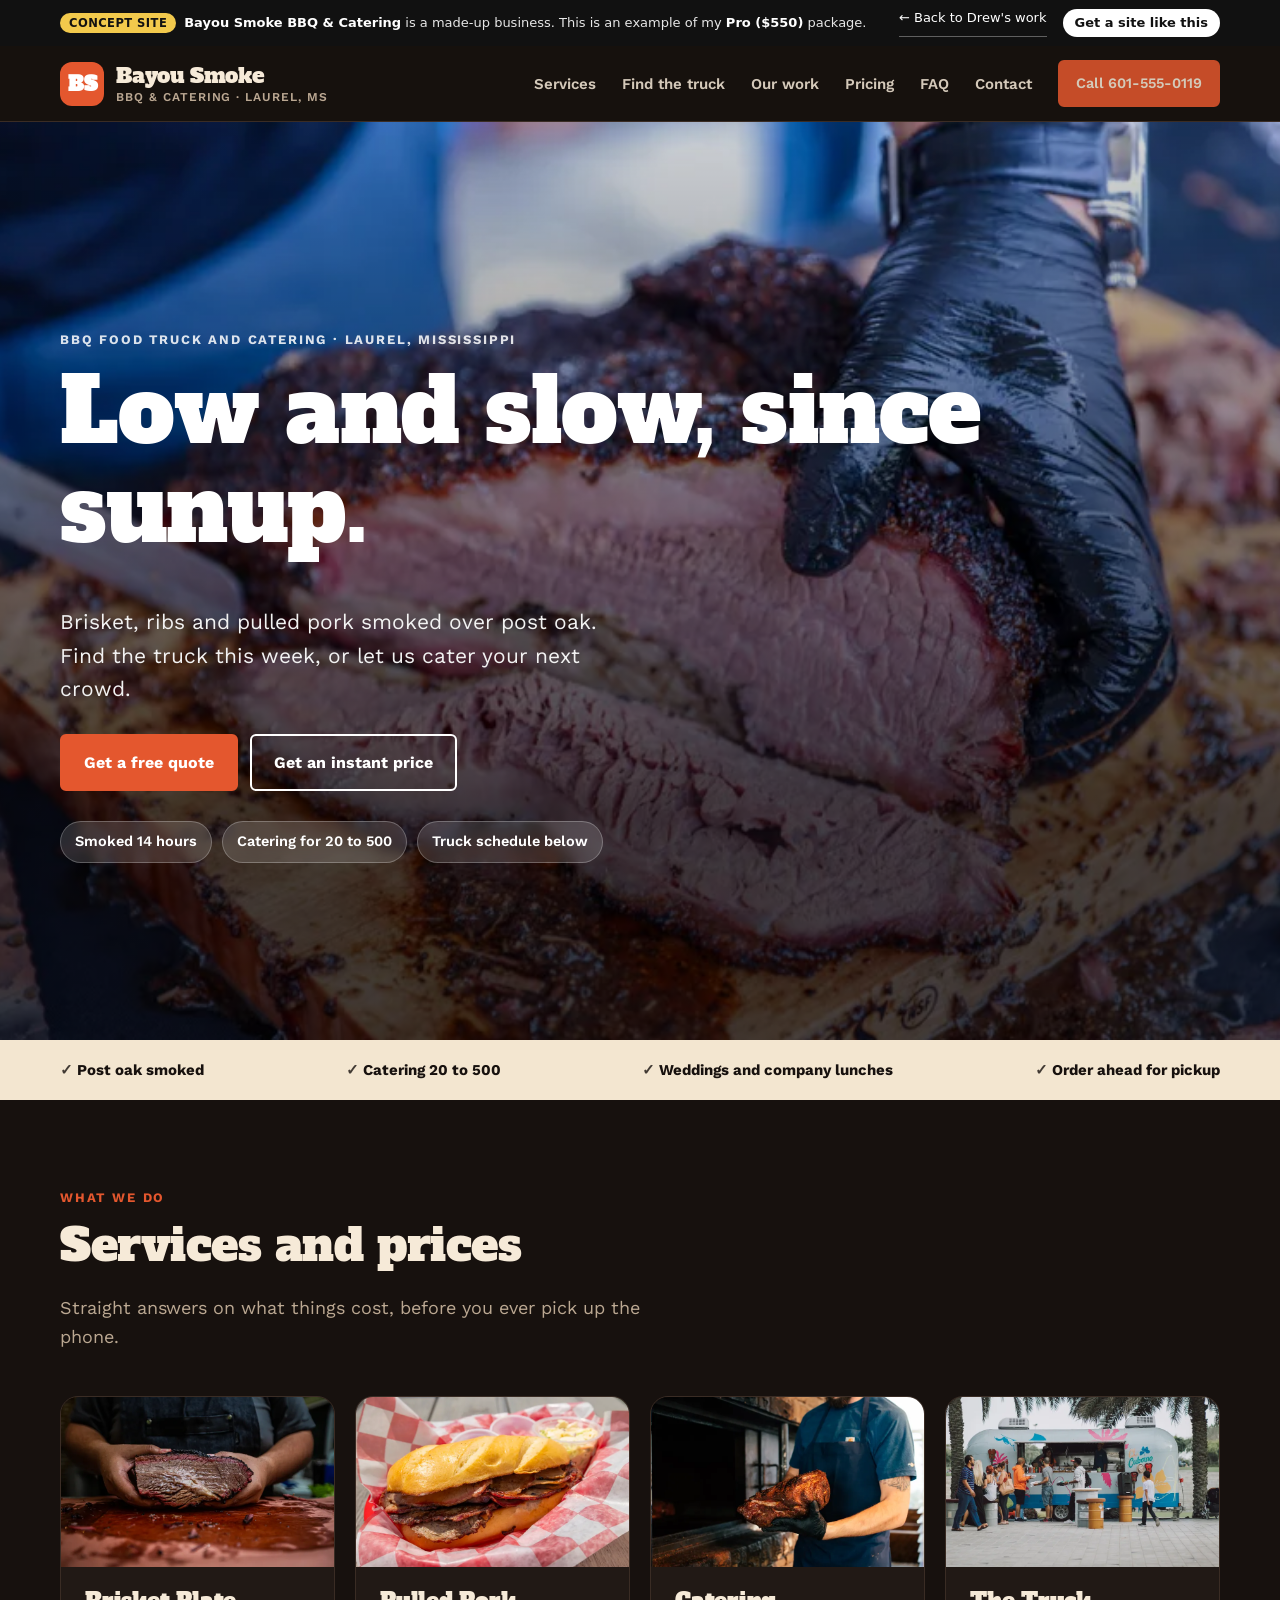
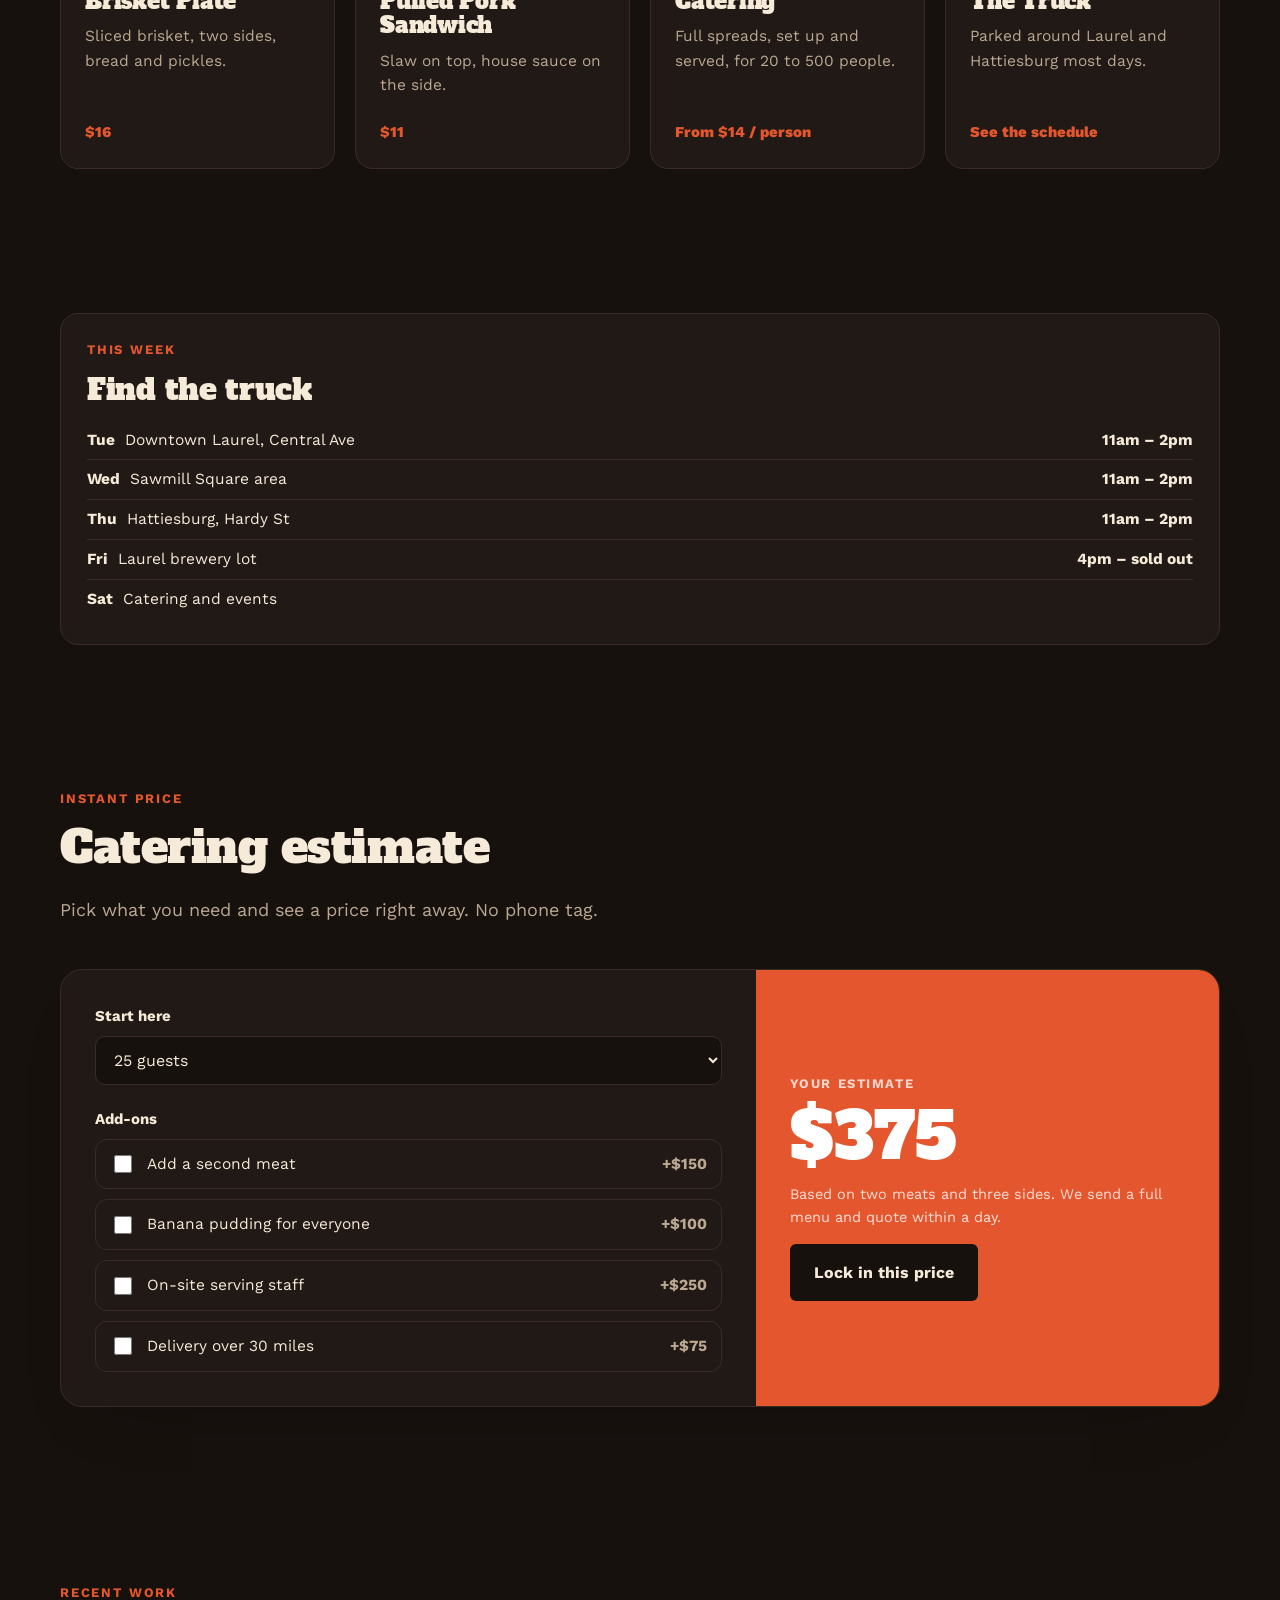
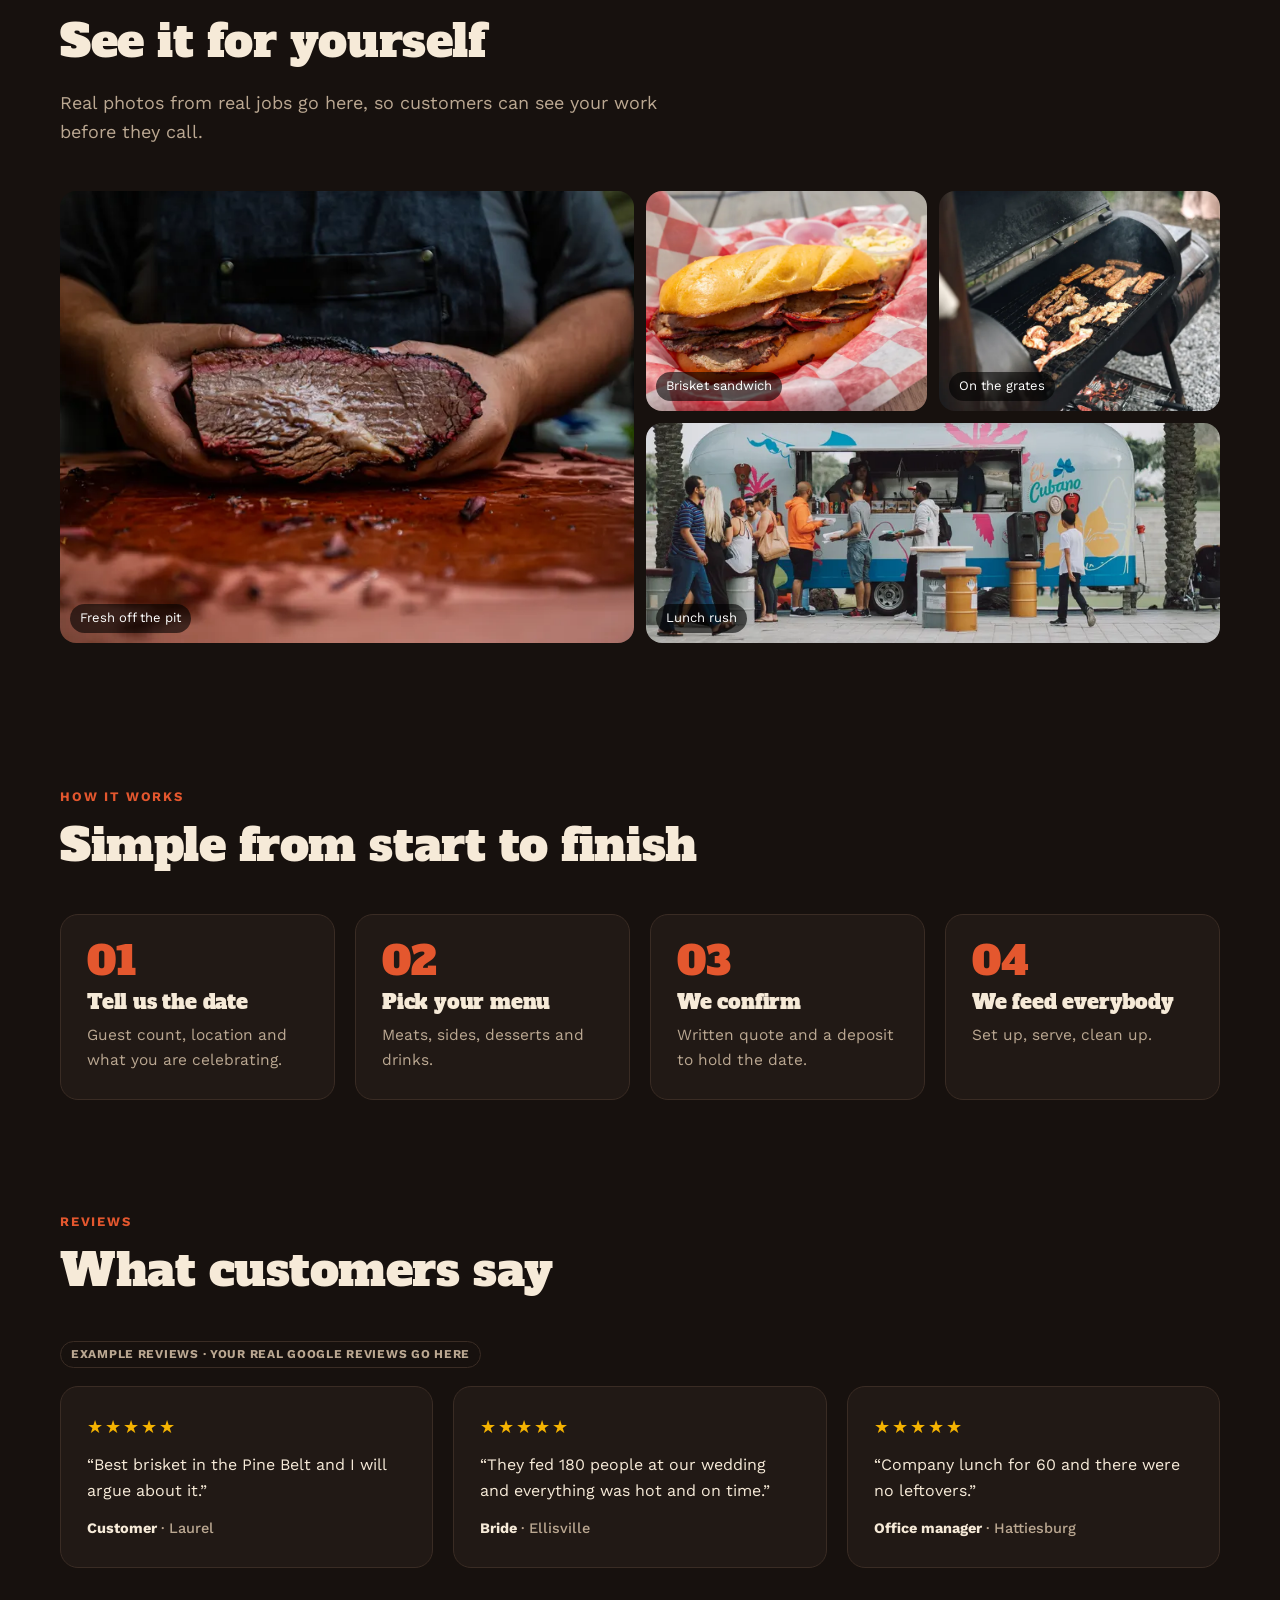
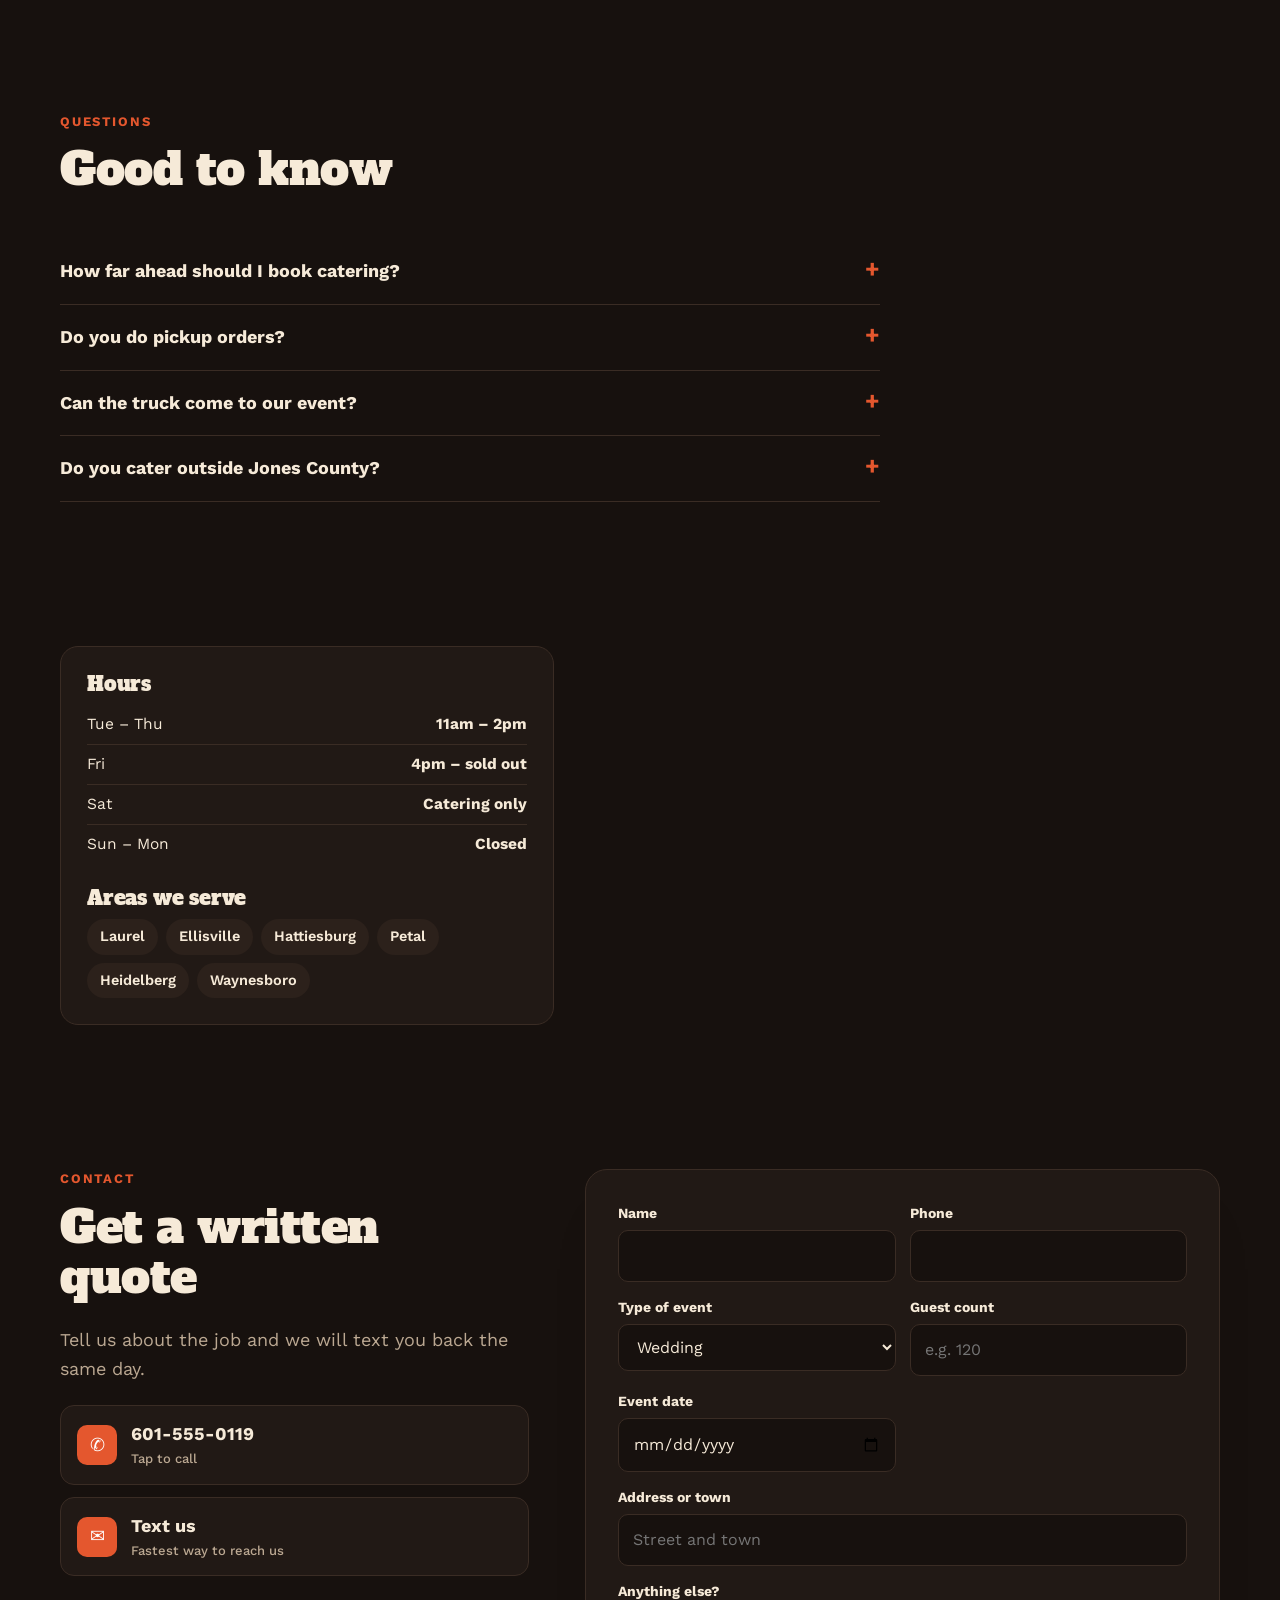
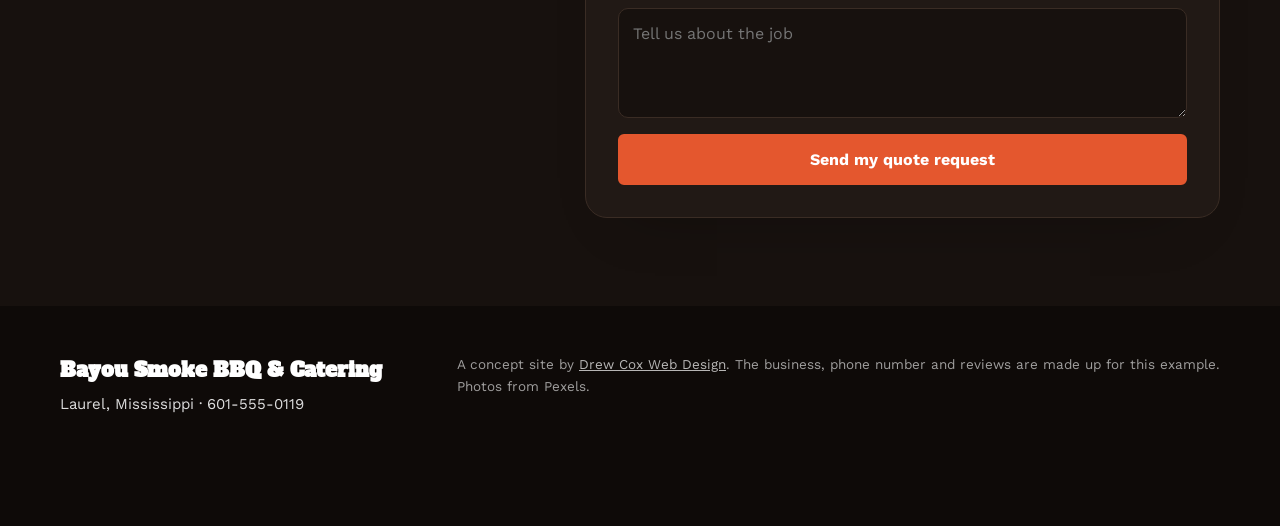
<file: demos/bayou-smoke-bbq/index.html>
<!DOCTYPE html>
<html lang="en">
<head>
<meta charset="utf-8">
<meta name="viewport" content="width=device-width, initial-scale=1">
<title>Bayou Smoke BBQ &amp; Catering | Concept site by Drew Cox Web Design</title>
<meta name="description" content="Concept website for a fictional bbq food truck and catering business in Laurel, MS. An example of the Pro package by Drew Cox Web Design.">
<meta name="robots" content="noindex">
<link rel="icon" href="../../favicon.svg" type="image/svg+xml">
<link rel="preconnect" href="https://fonts.googleapis.com"><link rel="preconnect" href="https://fonts.gstatic.com" crossorigin>
<link href="https://fonts.googleapis.com/css2?family=Alfa+Slab+One&family=Work+Sans:wght@400;500;600;700&display=swap" rel="stylesheet">

<link rel="stylesheet" href="../demo.css">
</head>
<body style="--display-font:'Alfa Slab One',serif;--display-weight:400;--body-font:'Work Sans',sans-serif;--bg:#17110e;--card:#211915;--ink:#f6ead8;--muted:#bba892;--line:#3a2c24;--accent:#e4572e;--on-accent:#fff;--chip:#2c211b;--strip-bg:#f3e6d0;--strip-ink:#17110e;--accent-soft:rgba(228,87,46,.14);--head-bg:rgba(23,17,14,.94);--est-bg:#e4572e;--foot-bg:#0e0a08;--radius-btn:6px;--callbar-alt:#3a2c24;--map-filter:grayscale(.3) brightness(.9);--before-filter:brightness(.55) saturate(.4)">
<div class="cbar"><div class="wrap">
  <div><span class="tag">Concept site</span><span class="long"><b>Bayou Smoke BBQ &amp; Catering</b> is a made-up business. This is an example of my <b>Pro ($550)</b> package.</span><span class="short">Made-up business &middot; <b>Pro $550</b></span></div>
  <nav><a href="/#work">&larr; Back to Drew's work</a><a class="go" href="/?style=bayou-smoke-bbq#preview-sec">Get a site like this</a></nav>
</div></div>
<header class="site-head"><div class="wrap">
  <a class="logo" href="#top"><span class="logo-mark">BS</span><span class="logo-name">Bayou Smoke<small>BBQ &amp; Catering &middot; Laurel, MS</small></span></a>
  <nav><a href="#services">Services</a><a href="#schedule">Find the truck</a><a href="#work">Our work</a><a href="#price">Pricing</a><a href="#faq">FAQ</a><a href="#contact">Contact</a><a class="btn sm" href="tel:6015550119">Call 601-555-0119</a></nav>
</div></header>
<main id="top">

<section class="hero"><img src="../../assets/demos/9397270-2000.webp" srcset="../../assets/demos/9397270-800.webp 800w, ../../assets/demos/9397270-2000.webp 2000w" sizes="(max-width:760px) 100vw, 60vw" alt="Low and slow, since sunup.">
<div class="wrap"><span class="eyebrow" style="color:#fff;opacity:.85">BBQ food truck and catering &middot; Laurel, Mississippi</span>
<h1>Low and slow, since sunup.</h1><p class="lead">Brisket, ribs and pulled pork smoked over post oak. Find the truck this week, or let us cater your next crowd.</p>
<div class="btn-row"><a class="btn" href="#contact">Get a free quote</a><a class="btn ghost" href="#price">Get an instant price</a></div>
<ul class="hero-facts"><li>Smoked 14 hours</li><li>Catering for 20 to 500</li><li>Truck schedule below</li></ul></div></section>
<div class="strip"><div class="wrap"><ul><li>Post oak smoked</li><li>Catering 20 to 500</li><li>Weddings and company lunches</li><li>Order ahead for pickup</li></ul></div></div>
<section id="services"><div class="wrap"><div class="sec-head"><span class="eyebrow">What we do</span><h2>Services and prices</h2><p>Straight answers on what things cost, before you ever pick up the phone.</p></div><div class="services"><article class="svc photo"><img src="../../assets/demos/13068565-900.webp" srcset="../../assets/demos/13068565-800.webp 800w, ../../assets/demos/13068565-900.webp 900w" sizes="(max-width:760px) 100vw, 60vw" alt="Brisket Plate" loading="lazy"><div class="in"><h3>Brisket Plate</h3><p>Sliced brisket, two sides, bread and pickles.</p><div class="price">$16</div></div></article><article class="svc photo"><img src="../../assets/demos/34495427-900.webp" srcset="../../assets/demos/34495427-800.webp 800w, ../../assets/demos/34495427-900.webp 900w" sizes="(max-width:760px) 100vw, 60vw" alt="Pulled Pork Sandwich" loading="lazy"><div class="in"><h3>Pulled Pork Sandwich</h3><p>Slaw on top, house sauce on the side.</p><div class="price">$11</div></div></article><article class="svc photo"><img src="../../assets/demos/6752366-900.webp" srcset="../../assets/demos/6752366-800.webp 800w, ../../assets/demos/6752366-900.webp 900w" sizes="(max-width:760px) 100vw, 60vw" alt="Catering" loading="lazy"><div class="in"><h3>Catering</h3><p>Full spreads, set up and served, for 20 to 500 people.</p><div class="price">From $14 / person</div></div></article><article class="svc photo"><img src="../../assets/demos/10380371-900.webp" srcset="../../assets/demos/10380371-800.webp 800w, ../../assets/demos/10380371-900.webp 900w" sizes="(max-width:760px) 100vw, 60vw" alt="The Truck" loading="lazy"><div class="in"><h3>The Truck</h3><p>Parked around Laurel and Hattiesburg most days.</p><div class="price">See the schedule</div></div></article></div></div></section>
<section id="schedule" class="tight"><div class="wrap"><div class="info-grid"><div class="info-card" style="grid-column:1/-1"><span class="eyebrow">This week</span><h3 style="font-size:30px">Find the truck</h3><ul class="hours"><li><span><b>Tue</b> &nbsp;Downtown Laurel, Central Ave</span><b>11am – 2pm</b></li><li><span><b>Wed</b> &nbsp;Sawmill Square area</span><b>11am – 2pm</b></li><li><span><b>Thu</b> &nbsp;Hattiesburg, Hardy St</span><b>11am – 2pm</b></li><li><span><b>Fri</b> &nbsp;Laurel brewery lot</span><b>4pm – sold out</b></li><li><span><b>Sat</b> &nbsp;Catering and events</span><b></b></li></ul></div></div></div></section>

<section id="price"><div class="wrap"><div class="sec-head"><span class="eyebrow">Instant price</span><h2>Catering estimate</h2><p>Pick what you need and see a price right away. No phone tag.</p></div>
<div class="est" data-est><div class="est-form"><label class="field">Start here</label><select data-base><option value="375">25 guests</option><option value="700">50 guests</option><option value="1350">100 guests</option><option value="2600">200 guests</option></select><label class="field">Add-ons</label><div class="est-opts"><label><input type="checkbox" data-add value="150"> Add a second meat <span class="plus">+$150</span></label><label><input type="checkbox" data-add value="100"> Banana pudding for everyone <span class="plus">+$100</span></label><label><input type="checkbox" data-add value="250"> On-site serving staff <span class="plus">+$250</span></label><label><input type="checkbox" data-add value="75"> Delivery over 30 miles <span class="plus">+$75</span></label></div></div>
<div class="est-out"><span class="lbl">Your estimate</span><div class="total" data-total>$0</div><p>Based on two meats and three sides. We send a full menu and quote within a day.</p><a class="btn" href="#contact" style="background:var(--bg);color:var(--ink);border-color:var(--bg)">Lock in this price</a></div></div></div></section>
<section id="work"><div class="wrap"><div class="sec-head"><span class="eyebrow">Recent work</span><h2>See it for yourself</h2><p>Real photos from real jobs go here, so customers can see your work before they call.</p></div><div class="gallery"><figure class="big"><img src="../../assets/demos/13068565-1200.webp" srcset="../../assets/demos/13068565-800.webp 800w, ../../assets/demos/13068565-1200.webp 1200w" sizes="(max-width:760px) 100vw, 60vw" alt="Fresh off the pit" loading="lazy"><figcaption>Fresh off the pit</figcaption></figure><figure class=""><img src="../../assets/demos/34495427-1200.webp" srcset="../../assets/demos/34495427-800.webp 800w, ../../assets/demos/34495427-1200.webp 1200w" sizes="(max-width:760px) 100vw, 60vw" alt="Brisket sandwich" loading="lazy"><figcaption>Brisket sandwich</figcaption></figure><figure class=""><img src="../../assets/demos/37931814-1200.webp" srcset="../../assets/demos/37931814-800.webp 800w, ../../assets/demos/37931814-1200.webp 1200w" sizes="(max-width:760px) 100vw, 60vw" alt="On the grates" loading="lazy"><figcaption>On the grates</figcaption></figure><figure class="wide"><img src="../../assets/demos/10380371-1200.webp" srcset="../../assets/demos/10380371-800.webp 800w, ../../assets/demos/10380371-1200.webp 1200w" sizes="(max-width:760px) 100vw, 60vw" alt="Lunch rush" loading="lazy"><figcaption>Lunch rush</figcaption></figure></div></div></section>
<section class="tight"><div class="wrap"><div class="sec-head"><span class="eyebrow">How it works</span><h2>Simple from start to finish</h2></div><div class="steps"><div class="step"><h3>Tell us the date</h3><p>Guest count, location and what you are celebrating.</p></div><div class="step"><h3>Pick your menu</h3><p>Meats, sides, desserts and drinks.</p></div><div class="step"><h3>We confirm</h3><p>Written quote and a deposit to hold the date.</p></div><div class="step"><h3>We feed everybody</h3><p>Set up, serve, clean up.</p></div></div></div></section>
<section class="tight"><div class="wrap"><div class="sec-head"><span class="eyebrow">Reviews</span><h2>What customers say</h2></div><span class="sample-note">Example reviews &middot; your real Google reviews go here</span><div class="reviews"><div class="review"><div class="stars">★★★★★</div><p>&ldquo;Best brisket in the Pine Belt and I will argue about it.&rdquo;</p><div class="who">Customer <span>&middot; Laurel</span></div></div><div class="review"><div class="stars">★★★★★</div><p>&ldquo;They fed 180 people at our wedding and everything was hot and on time.&rdquo;</p><div class="who">Bride <span>&middot; Ellisville</span></div></div><div class="review"><div class="stars">★★★★★</div><p>&ldquo;Company lunch for 60 and there were no leftovers.&rdquo;</p><div class="who">Office manager <span>&middot; Hattiesburg</span></div></div></div></div></section>
<section id="faq"><div class="wrap"><div class="sec-head"><span class="eyebrow">Questions</span><h2>Good to know</h2></div><div class="faq"><details><summary>How far ahead should I book catering?</summary><p>Two to four weeks for most events. Weddings in spring and fall book up months ahead.</p></details><details><summary>Do you do pickup orders?</summary><p>Yes. Whole briskets, racks and pans of sides with 48 hours notice.</p></details><details><summary>Can the truck come to our event?</summary><p>Yes, for 75 guests or more within 40 miles of Laurel.</p></details><details><summary>Do you cater outside Jones County?</summary><p>Yes, across the Pine Belt. A delivery fee applies past 30 miles.</p></details></div></div></section>
<section class="tight"><div class="wrap"><div class="map-wrap"><div class="info-card"><h3>Hours</h3><ul class="hours"><li><span>Tue – Thu</span><b>11am – 2pm</b></li><li><span>Fri</span><b>4pm – sold out</b></li><li><span>Sat</span><b>Catering only</b></li><li><span>Sun – Mon</span><b>Closed</b></li></ul><h3 style="margin-top:24px">Areas we serve</h3><div class="chips"><span>Laurel</span><span>Ellisville</span><span>Hattiesburg</span><span>Petal</span><span>Heidelberg</span><span>Waynesboro</span></div></div>
<iframe title="Map of Laurel, Mississippi" loading="lazy" src="https://maps.google.com/maps?q=Laurel,%20MS&z=11&output=embed"></iframe></div></div></section>
<section id="contact" class="contact"><div class="wrap">
<div><span class="eyebrow">Contact</span><h2 style="font-size:clamp(30px,4vw,46px)">Get a written quote</h2><p style="color:var(--muted);font-size:18px">Tell us about the job and we will text you back the same day.</p>
<div class="direct"><a href="tel:6015550119"><span class="ic">✆</span><div>601-555-0119<span>Tap to call</span></div></a><a href="sms:6015550119"><span class="ic">✉</span><div>Text us<span>Fastest way to reach us</span></div></a></div></div>
<div class="contact-card"><form data-demo><div class="form-grid"><div><label>Name</label><input required></div><div><label>Phone</label><input type="tel" required></div><div><label>Type of event</label><select><option>Wedding</option><option>Company lunch</option><option>Birthday or reunion</option><option>Church or school</option><option>Other</option></select></div><div><label>Guest count</label><input type="number" min="10" placeholder="e.g. 120"></div><div><label>Event date</label><input type="date"></div><div class="full"><label>Address or town</label><input placeholder="Street and town"></div><div class="full"><label>Anything else?</label><textarea placeholder="Tell us about the job"></textarea></div></div><button class="btn" type="submit">Send my quote request</button>
<div class="demo-msg">This is a concept site, so this form does not send anywhere. On your real site, it goes straight to your phone and email.</div></form></div>
</div></section>
</main>
<footer class="site-foot"><div class="wrap"><div><b>Bayou Smoke BBQ &amp; Catering</b>Laurel, Mississippi &middot; 601-555-0119</div>
<div class="made">A concept site by <a href="/">Drew Cox Web Design</a>. The business, phone number and reviews are made up for this example.<br>Photos from Pexels.</div></div></footer>
<div class="callbar"><a class="call" href="tel:6015550119">✆ Call</a><a class="text" href="sms:6015550119">✉ Text</a></div>
<script src="../demo.js"></script>
</body></html>
</file>
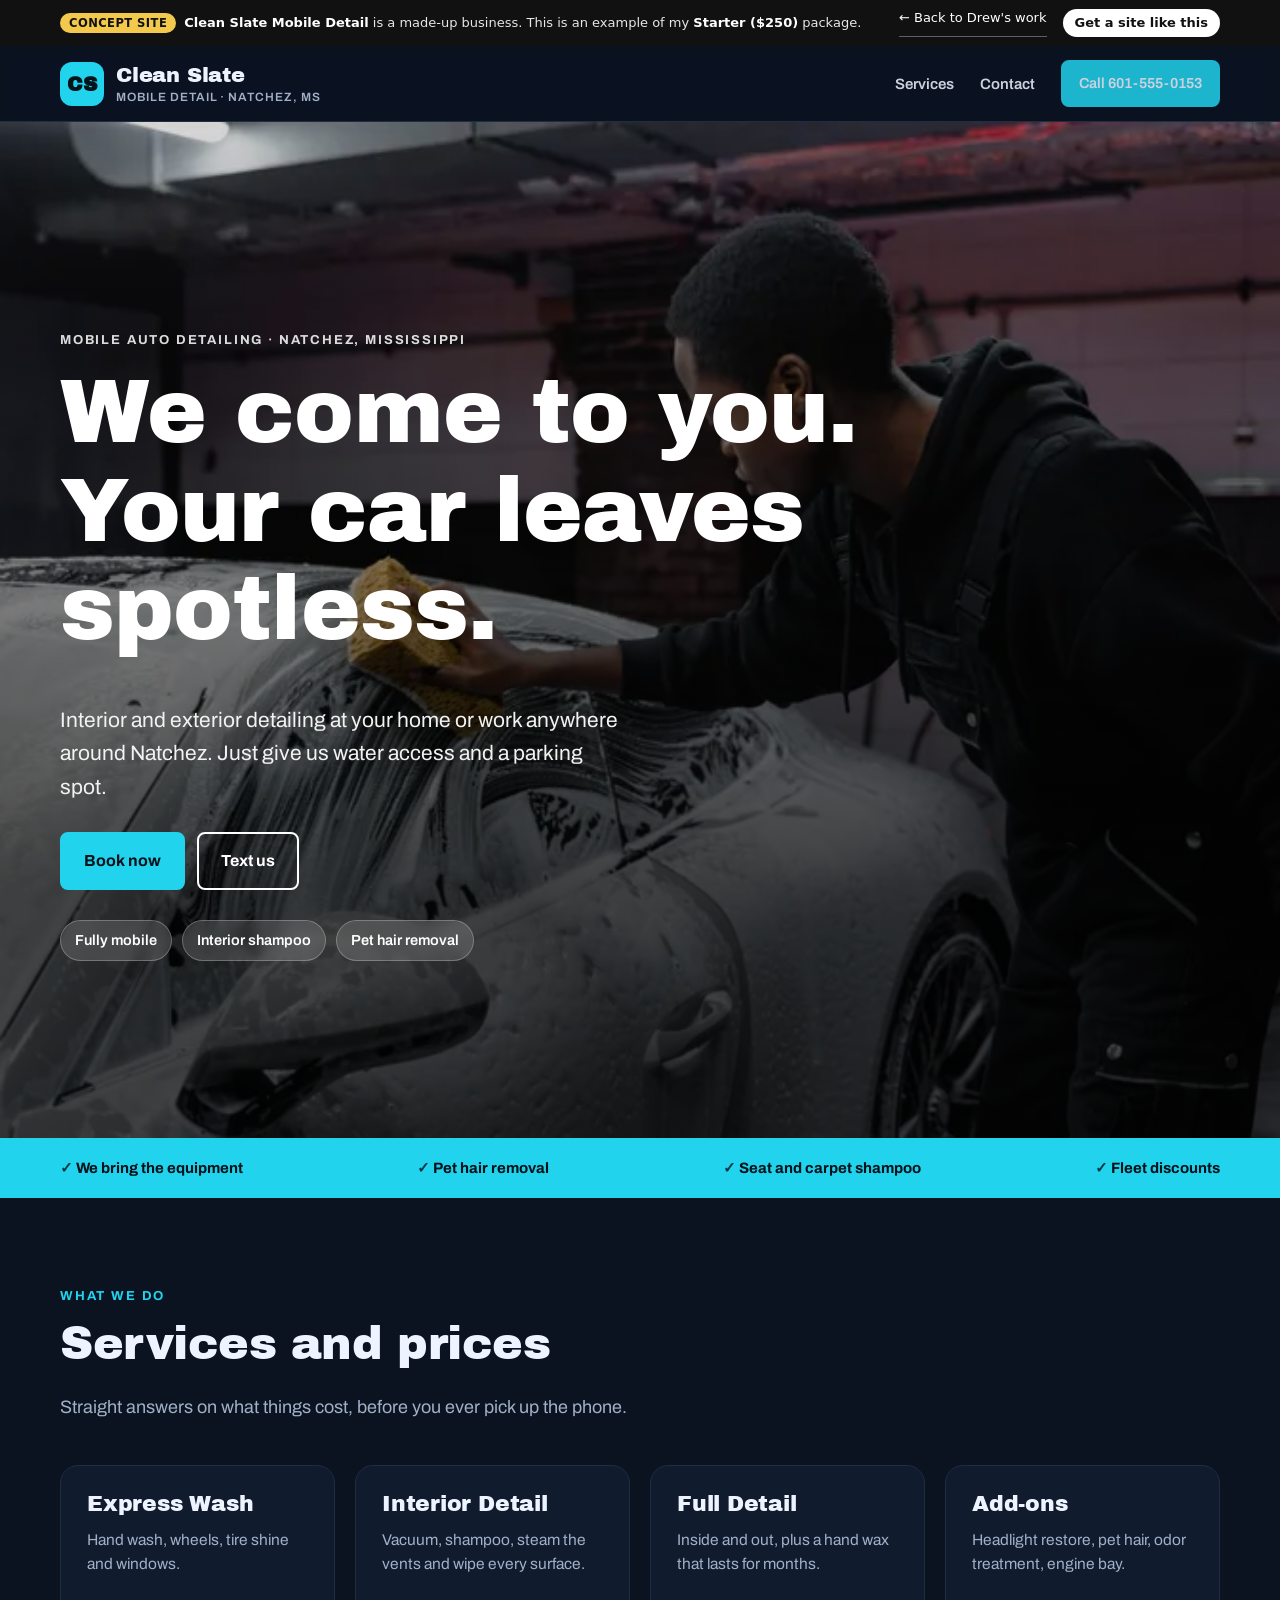
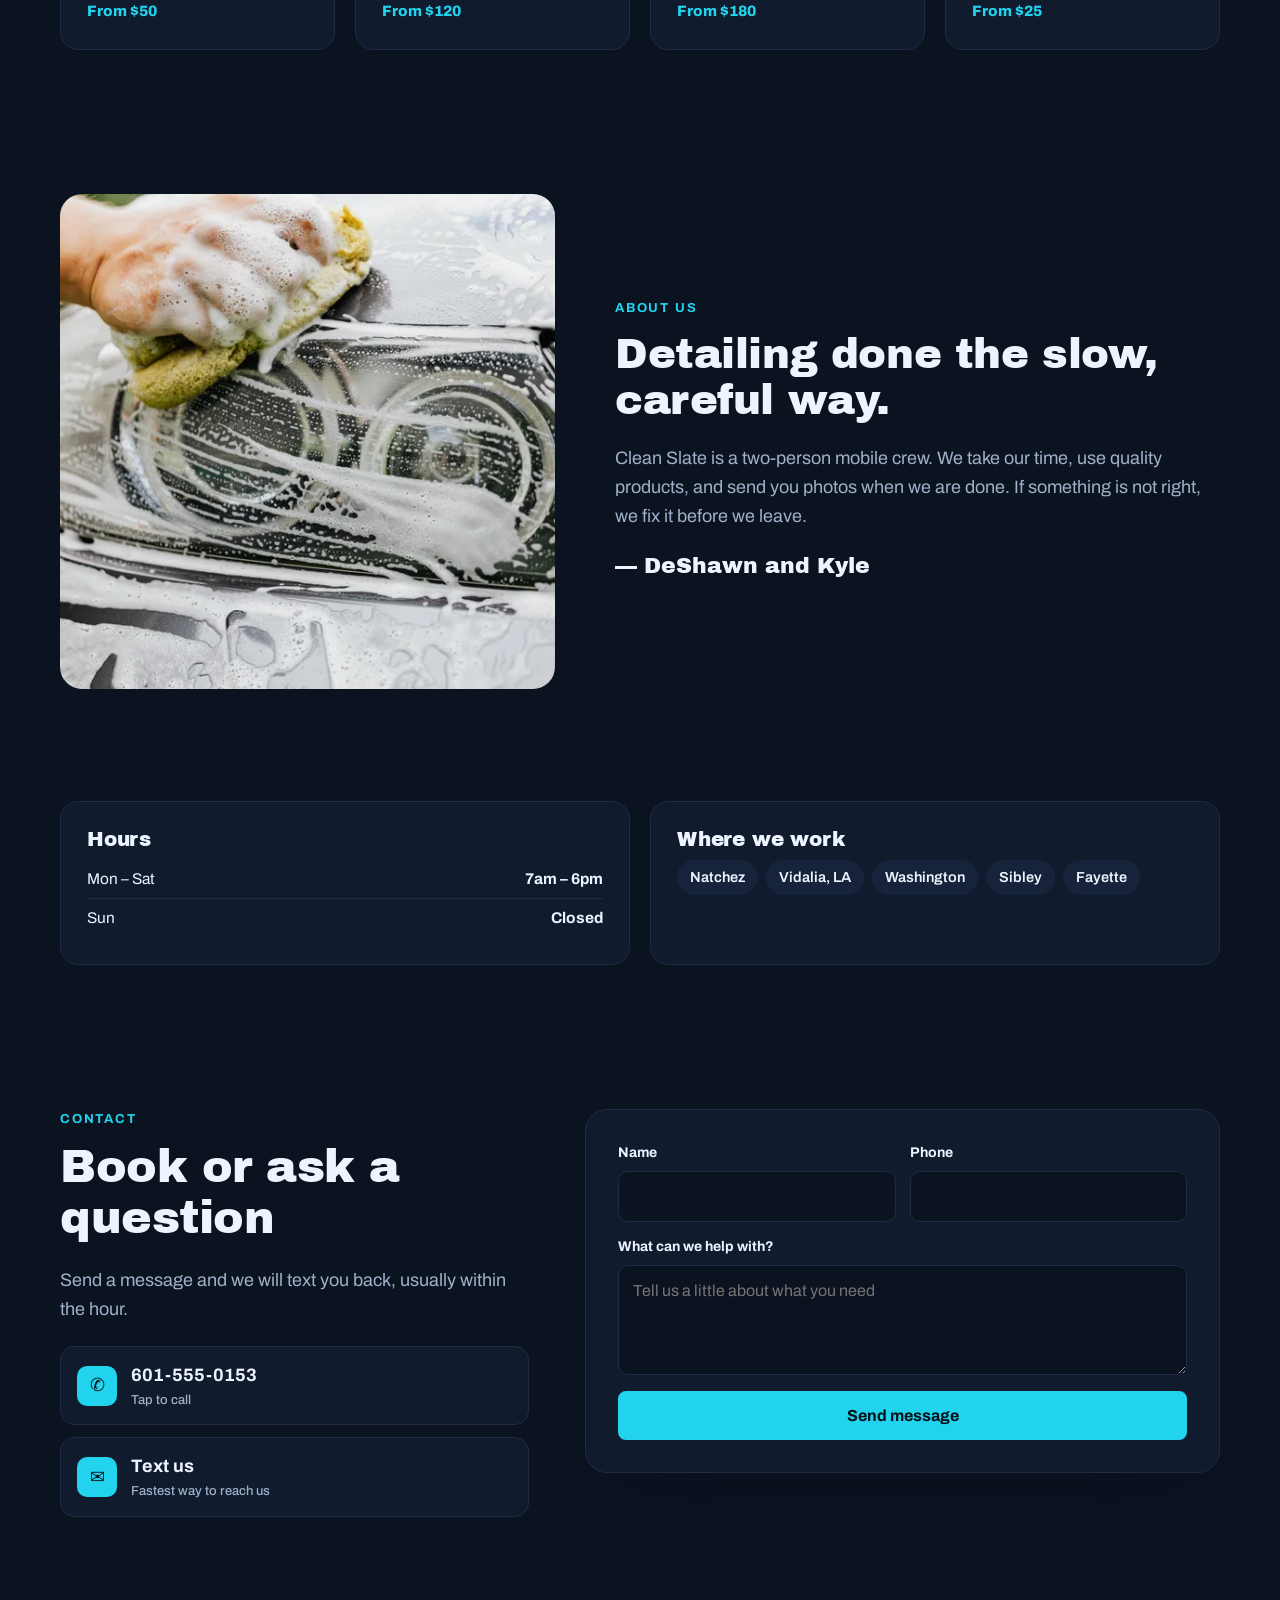
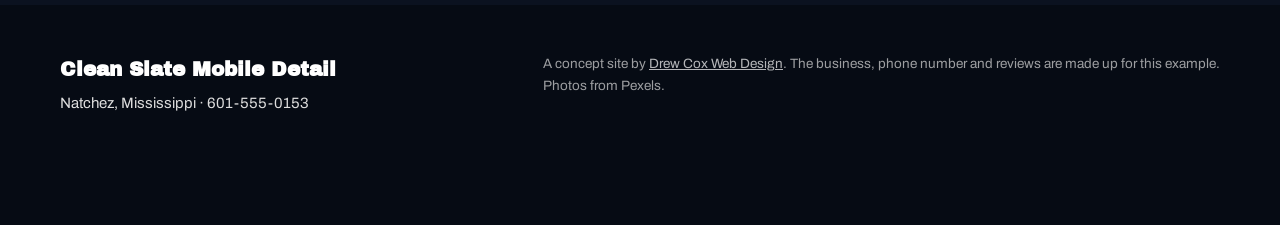
<file: demos/clean-slate-mobile-detail/index.html>
<!DOCTYPE html>
<html lang="en">
<head>
<meta charset="utf-8">
<meta name="viewport" content="width=device-width, initial-scale=1">
<title>Clean Slate Mobile Detail | Concept site by Drew Cox Web Design</title>
<meta name="description" content="Concept website for a fictional mobile auto detailing business in Natchez, MS. An example of the Starter package by Drew Cox Web Design.">
<meta name="robots" content="noindex">
<link rel="icon" href="../../favicon.svg" type="image/svg+xml">
<link rel="preconnect" href="https://fonts.googleapis.com"><link rel="preconnect" href="https://fonts.gstatic.com" crossorigin>
<link href="https://fonts.googleapis.com/css2?family=Archivo+Black&family=Archivo:wght@400;500;600;700&display=swap" rel="stylesheet">

<link rel="stylesheet" href="../demo.css">
</head>
<body style="--display-font:'Archivo Black',sans-serif;--display-weight:400;--body-font:Archivo,sans-serif;--bg:#0b1220;--card:#111b2e;--ink:#eef4ff;--muted:#9fb0c8;--line:#1f2c44;--accent:#22d3ee;--on-accent:#04121a;--chip:#16233a;--head-bg:rgba(11,18,32,.92);--foot-bg:#060b14;--accent-soft:rgba(34,211,238,.1);--radius-btn:8px;--callbar-alt:#1d2a42">
<div class="cbar"><div class="wrap">
  <div><span class="tag">Concept site</span><span class="long"><b>Clean Slate Mobile Detail</b> is a made-up business. This is an example of my <b>Starter ($250)</b> package.</span><span class="short">Made-up business &middot; <b>Starter $250</b></span></div>
  <nav><a href="/#work">&larr; Back to Drew's work</a><a class="go" href="/?style=clean-slate-mobile-detail#preview-sec">Get a site like this</a></nav>
</div></div>
<header class="site-head"><div class="wrap">
  <a class="logo" href="#top"><span class="logo-mark">CS</span><span class="logo-name">Clean Slate<small>Mobile Detail &middot; Natchez, MS</small></span></a>
  <nav><a href="#services">Services</a><a href="#contact">Contact</a><a class="btn sm" href="tel:6015550153">Call 601-555-0153</a></nav>
</div></header>
<main id="top">

<section class="hero"><img src="../../assets/demos/6872176-2000.webp" srcset="../../assets/demos/6872176-800.webp 800w, ../../assets/demos/6872176-2000.webp 2000w" sizes="(max-width:760px) 100vw, 60vw" alt="We come to you. Your car leaves spotless.">
<div class="wrap"><span class="eyebrow" style="color:#fff;opacity:.85">Mobile auto detailing &middot; Natchez, Mississippi</span>
<h1>We come to you. Your car leaves spotless.</h1><p class="lead">Interior and exterior detailing at your home or work anywhere around Natchez. Just give us water access and a parking spot.</p>
<div class="btn-row"><a class="btn" href="#contact">Book now</a><a class="btn ghost" href="sms:6015550153">Text us</a></div>
<ul class="hero-facts"><li>Fully mobile</li><li>Interior shampoo</li><li>Pet hair removal</li></ul></div></section>
<div class="strip"><div class="wrap"><ul><li>We bring the equipment</li><li>Pet hair removal</li><li>Seat and carpet shampoo</li><li>Fleet discounts</li></ul></div></div>
<section id="services"><div class="wrap"><div class="sec-head"><span class="eyebrow">What we do</span><h2>Services and prices</h2><p>Straight answers on what things cost, before you ever pick up the phone.</p></div><div class="services"><article class="svc"><h3>Express Wash</h3><p>Hand wash, wheels, tire shine and windows.</p><div class="price">From $50</div></article><article class="svc"><h3>Interior Detail</h3><p>Vacuum, shampoo, steam the vents and wipe every surface.</p><div class="price">From $120</div></article><article class="svc"><h3>Full Detail</h3><p>Inside and out, plus a hand wax that lasts for months.</p><div class="price">From $180</div></article><article class="svc"><h3>Add-ons</h3><p>Headlight restore, pet hair, odor treatment, engine bay.</p><div class="price">From $25</div></article></div></div></section>
<section class="about tight"><div class="wrap"><img src="../../assets/demos/4870702-1000.webp" srcset="../../assets/demos/4870702-800.webp 800w, ../../assets/demos/4870702-1000.webp 1000w" sizes="(max-width:760px) 100vw, 60vw" alt="About Clean Slate" loading="lazy">
<div><span class="eyebrow">About us</span><h2 style="font-size:clamp(28px,3.6vw,42px)">Detailing done the slow, careful way.</h2><p style="font-size:18px;color:var(--muted)">Clean Slate is a two-person mobile crew. We take our time, use quality products, and send you photos when we are done. If something is not right, we fix it before we leave.</p><div class="sig">&mdash; DeShawn and Kyle</div></div></div></section>
<section class="tight"><div class="wrap"><div class="info-grid"><div class="info-card"><h3>Hours</h3><ul class="hours"><li><span>Mon – Sat</span><b>7am – 6pm</b></li><li><span>Sun</span><b>Closed</b></li></ul></div><div class="info-card"><h3>Where we work</h3><div class="chips"><span>Natchez</span><span>Vidalia, LA</span><span>Washington</span><span>Sibley</span><span>Fayette</span></div></div></div></div></section>
<section id="contact" class="contact"><div class="wrap">
<div><span class="eyebrow">Contact</span><h2 style="font-size:clamp(30px,4vw,46px)">Book or ask a question</h2><p style="color:var(--muted);font-size:18px">Send a message and we will text you back, usually within the hour.</p>
<div class="direct"><a href="tel:6015550153"><span class="ic">✆</span><div>601-555-0153<span>Tap to call</span></div></a><a href="sms:6015550153"><span class="ic">✉</span><div>Text us<span>Fastest way to reach us</span></div></a></div></div>
<div class="contact-card"><form data-demo><div class="form-grid"><div><label>Name</label><input required></div><div><label>Phone</label><input type="tel" required></div><div class="full"><label>What can we help with?</label><textarea placeholder="Tell us a little about what you need"></textarea></div></div><button class="btn" type="submit">Send message</button>
<div class="demo-msg">This is a concept site, so this form does not send anywhere. On your real site, it goes straight to your phone and email.</div></form></div>
</div></section>
</main>
<footer class="site-foot"><div class="wrap"><div><b>Clean Slate Mobile Detail</b>Natchez, Mississippi &middot; 601-555-0153</div>
<div class="made">A concept site by <a href="/">Drew Cox Web Design</a>. The business, phone number and reviews are made up for this example.<br>Photos from Pexels.</div></div></footer>
<div class="callbar"><a class="call" href="tel:6015550153">✆ Call</a><a class="text" href="sms:6015550153">✉ Text</a></div>
<script src="../demo.js"></script>
</body></html>
</file>
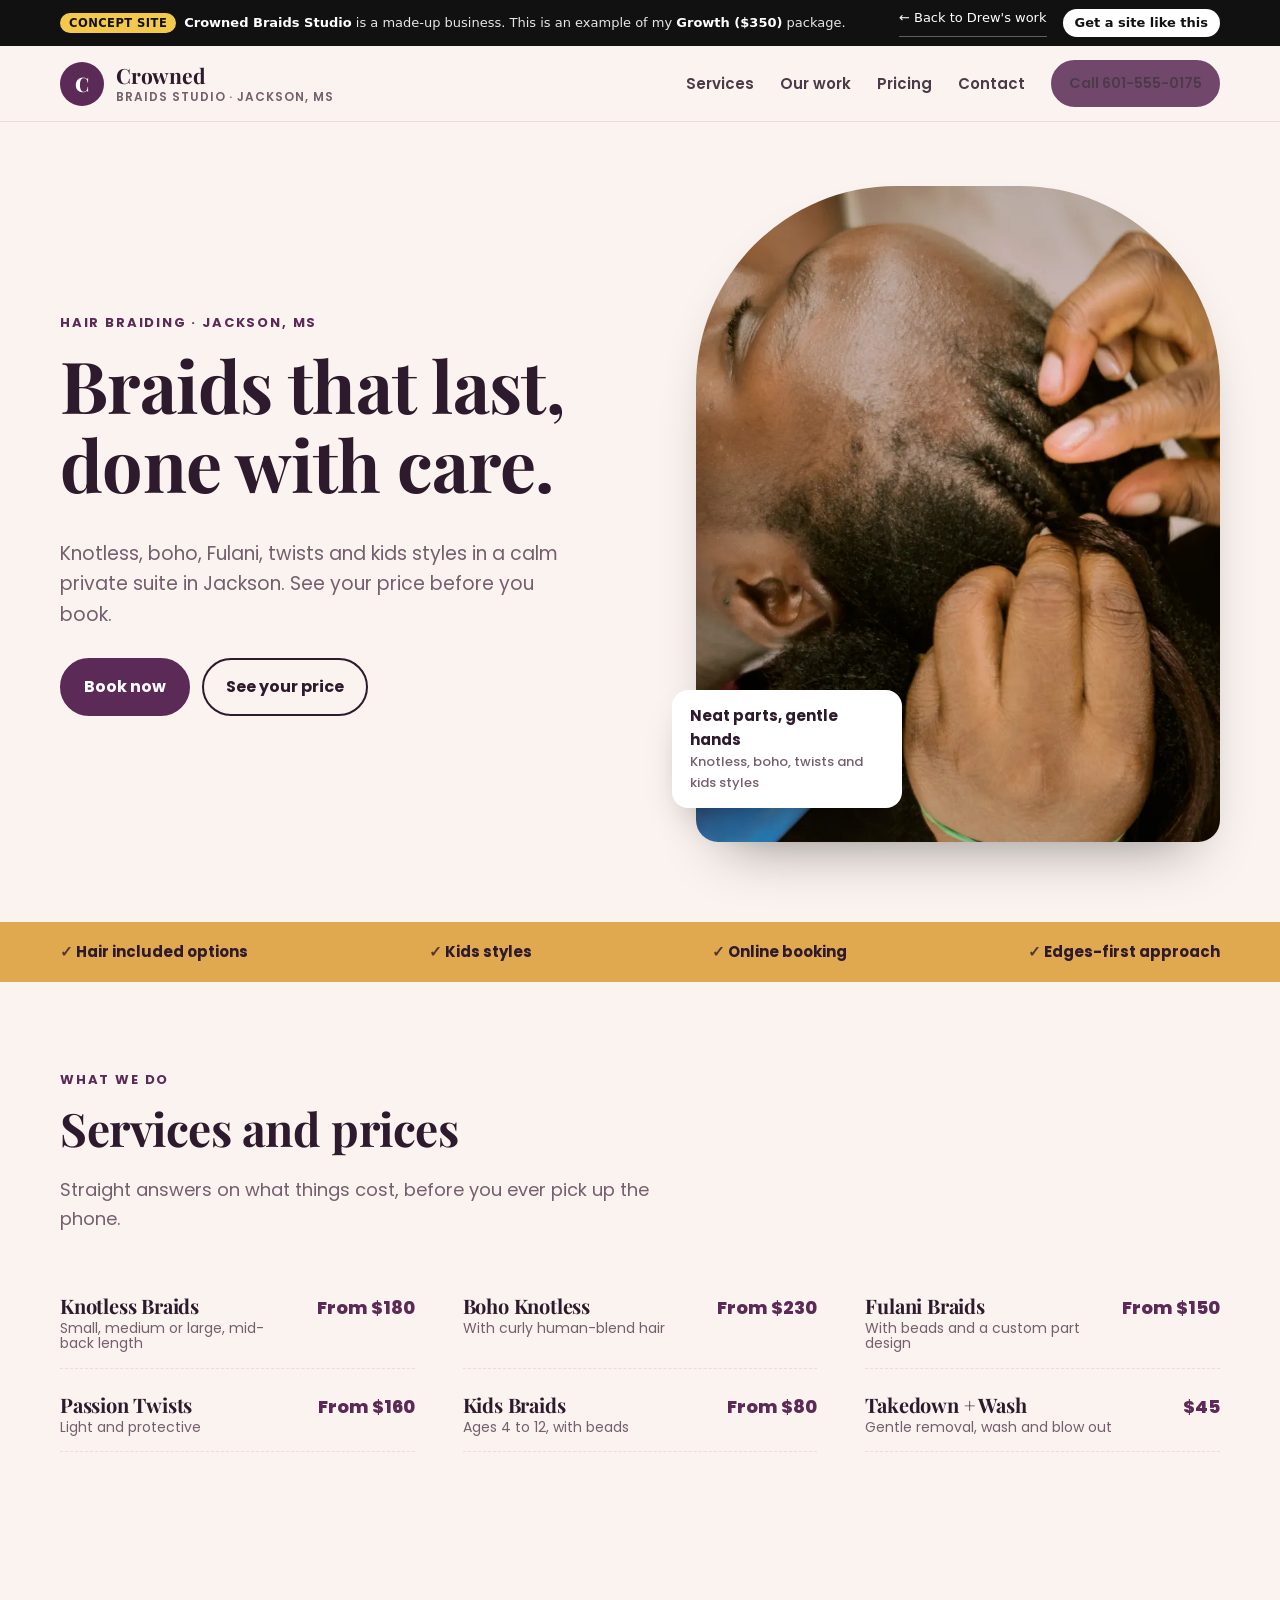
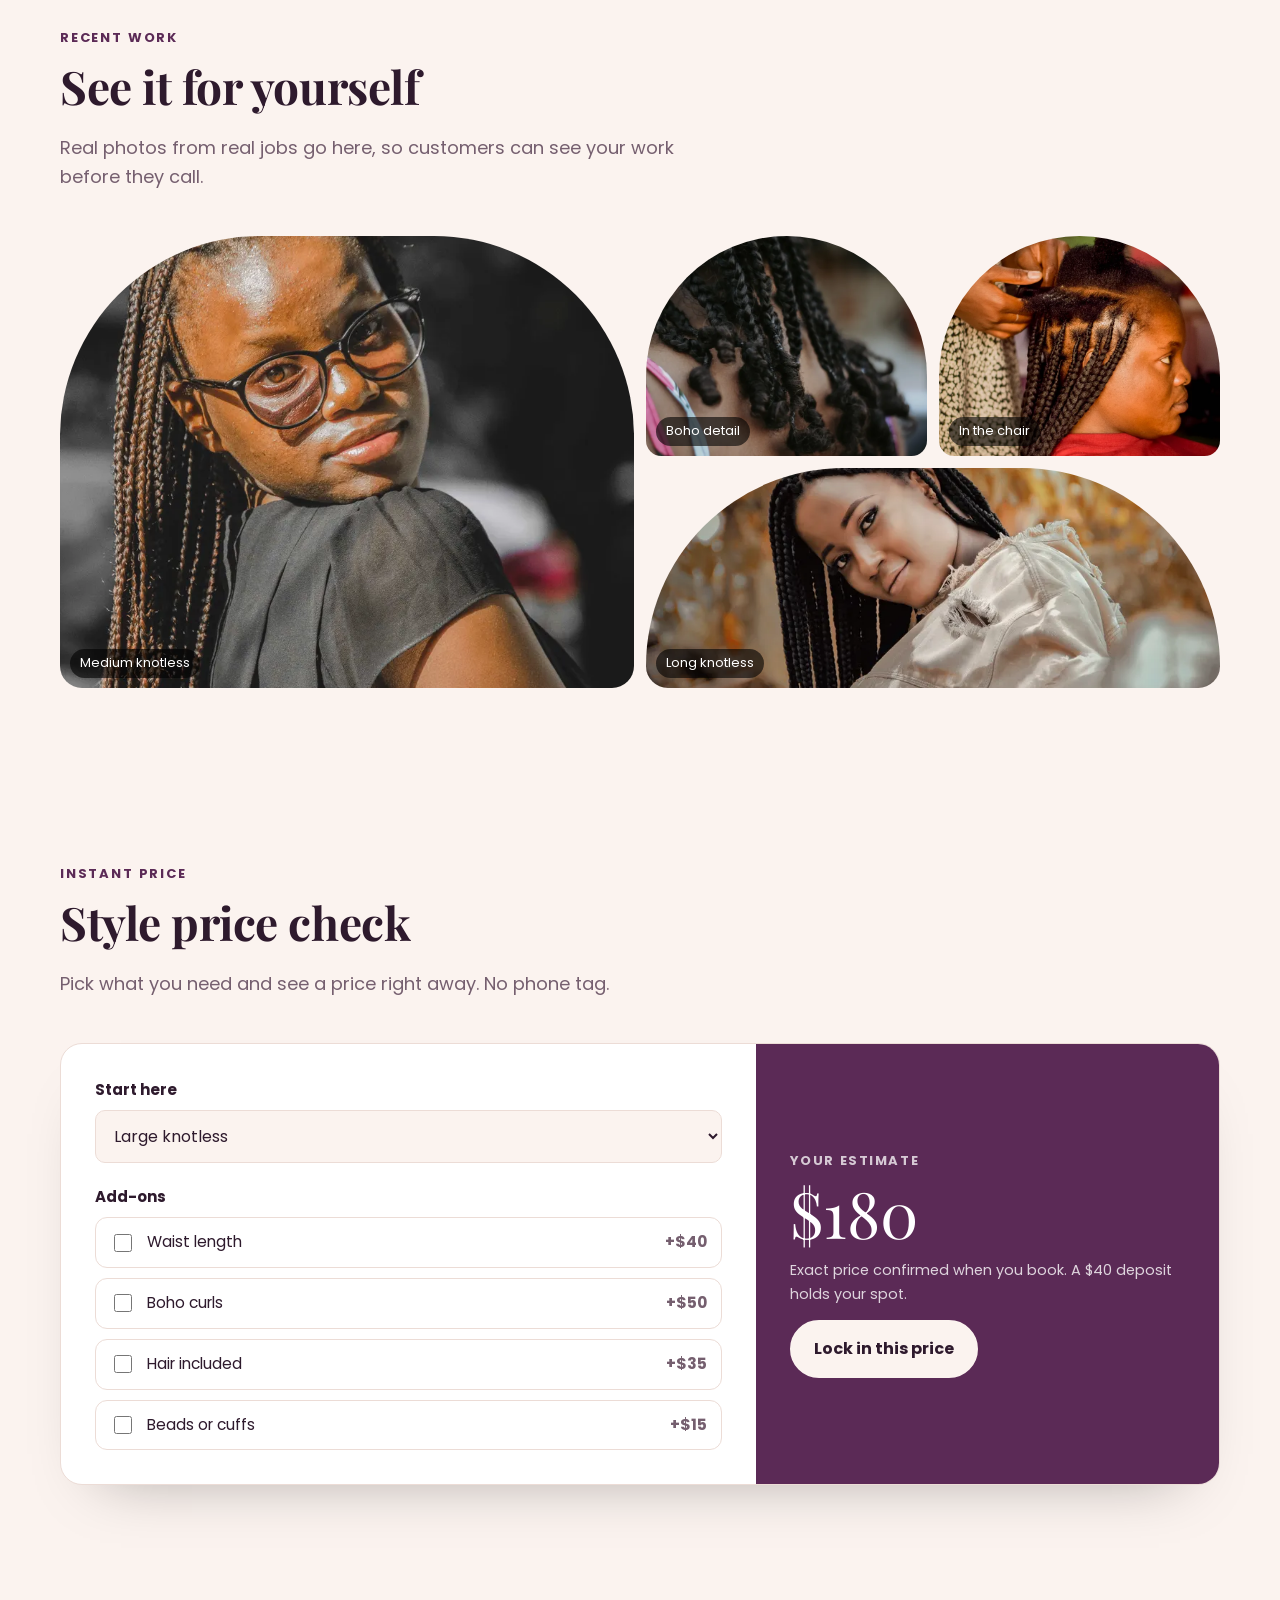
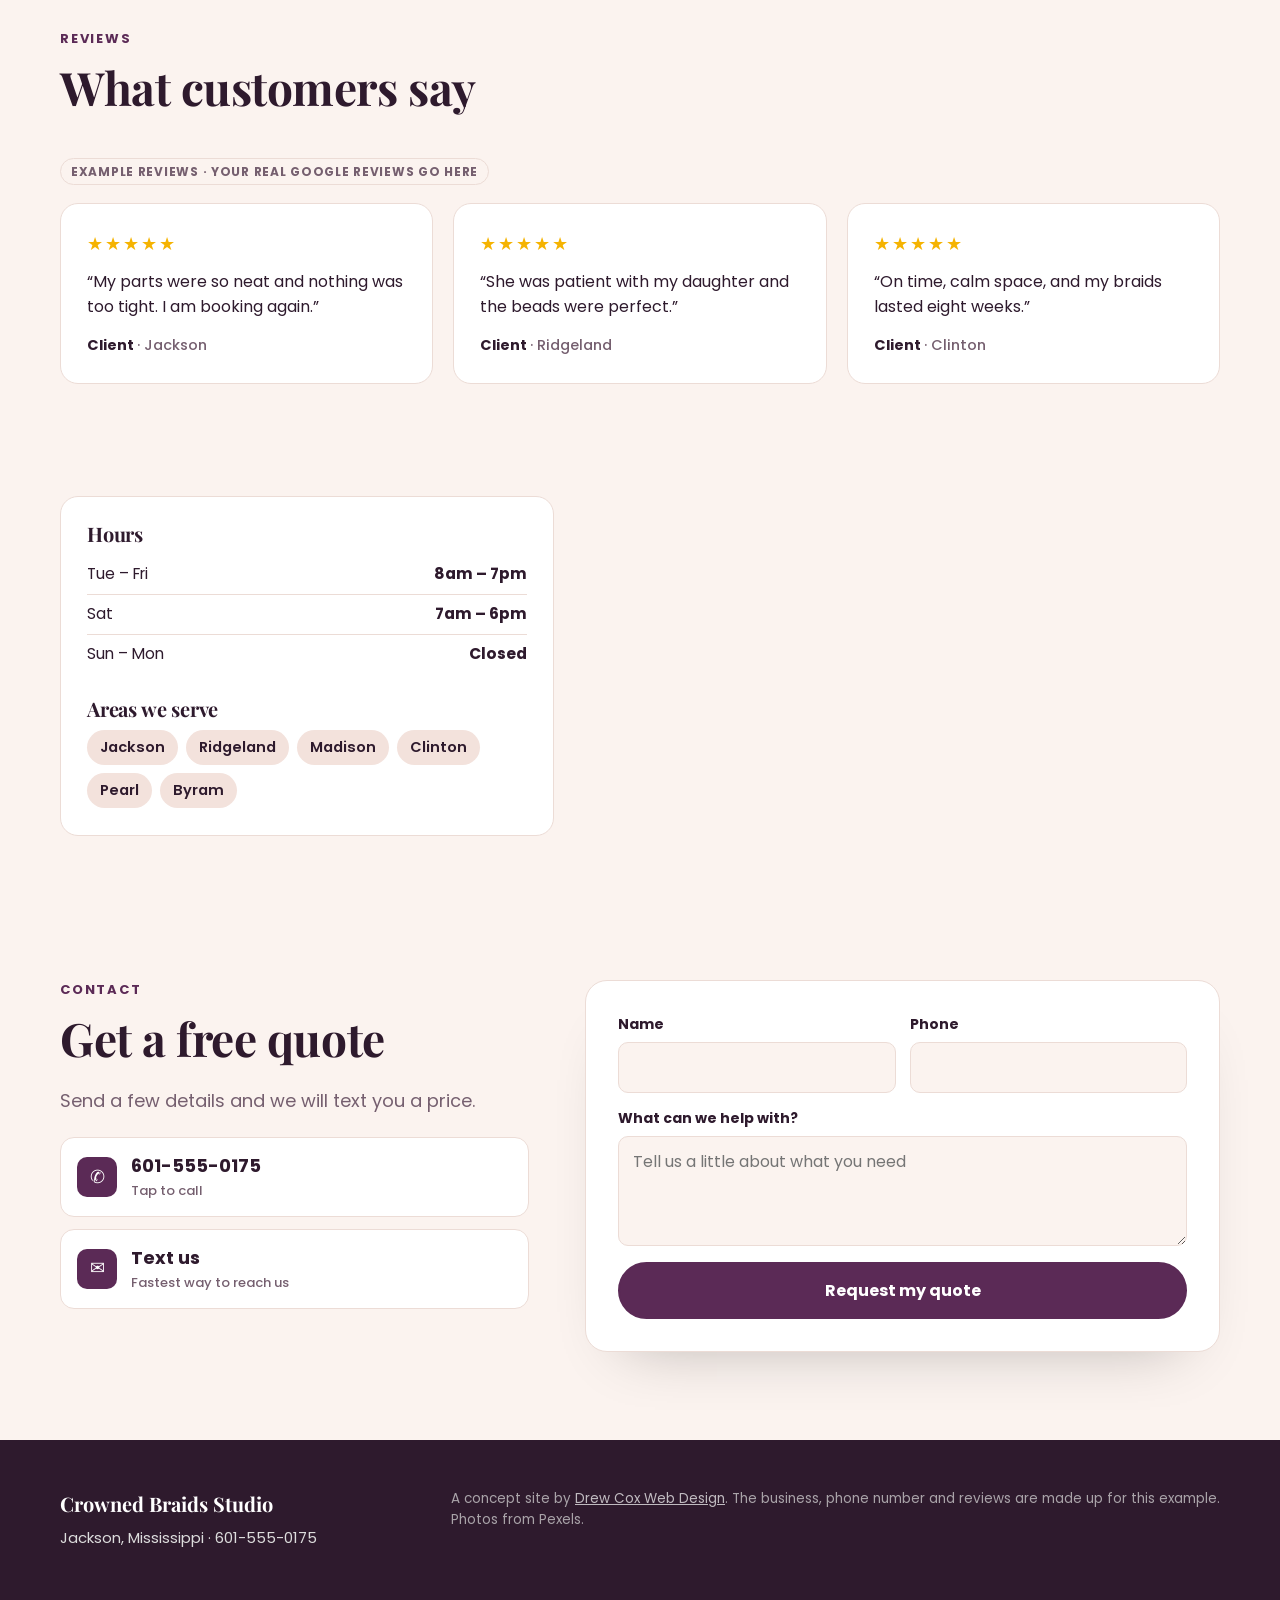
<file: demos/crowned-braids-studio/index.html>
<!DOCTYPE html>
<html lang="en">
<head>
<meta charset="utf-8">
<meta name="viewport" content="width=device-width, initial-scale=1">
<title>Crowned Braids Studio | Concept site by Drew Cox Web Design</title>
<meta name="description" content="Concept website for a fictional hair braiding business in Jackson, MS. An example of the Growth package by Drew Cox Web Design.">
<meta name="robots" content="noindex">
<link rel="icon" href="../../favicon.svg" type="image/svg+xml">
<link rel="preconnect" href="https://fonts.googleapis.com"><link rel="preconnect" href="https://fonts.gstatic.com" crossorigin>
<link href="https://fonts.googleapis.com/css2?family=Playfair+Display:ital,wght@0,600;0,700;1,600&family=Poppins:wght@400;500;600&display=swap" rel="stylesheet">

<link rel="stylesheet" href="../demo.css">
</head>
<body style="--display-font:'Playfair Display',serif;--body-font:Poppins,sans-serif;--bg:#fbf3ef;--card:#fff;--ink:#2e1a2d;--muted:#755f6f;--line:#ecdcd6;--accent:#5b2a56;--on-accent:#fff;--accent-ink:#5b2a56;--strip-bg:#e0a84f;--strip-ink:#2e1a2d;--chip:#f3e2dc;--accent-soft:#f4e6ef;--est-bg:#5b2a56;--foot-bg:#2e1a2d;--radius-btn:99px;--radius-img:200px 200px 22px 22px;--mark-radius:50%">
<div class="cbar"><div class="wrap">
  <div><span class="tag">Concept site</span><span class="long"><b>Crowned Braids Studio</b> is a made-up business. This is an example of my <b>Growth ($350)</b> package.</span><span class="short">Made-up business &middot; <b>Growth $350</b></span></div>
  <nav><a href="/#work">&larr; Back to Drew's work</a><a class="go" href="/?style=crowned-braids-studio#preview-sec">Get a site like this</a></nav>
</div></div>
<header class="site-head"><div class="wrap">
  <a class="logo" href="#top"><span class="logo-mark">C</span><span class="logo-name">Crowned<small>Braids Studio &middot; Jackson, MS</small></span></a>
  <nav><a href="#services">Services</a><a href="#work">Our work</a><a href="#price">Pricing</a><a href="#contact">Contact</a><a class="btn sm" href="tel:6015550175">Call 601-555-0175</a></nav>
</div></header>
<main id="top">

<section class="hero-split"><div class="wrap">
<div><span class="eyebrow">Hair braiding &middot; Jackson, MS</span><h1>Braids that last, done with care.</h1><p class="lead">Knotless, boho, Fulani, twists and kids styles in a calm private suite in Jackson. See your price before you book.</p>
<div class="btn-row"><a class="btn" href="#contact">Book now</a><a class="btn ghost" href="#price">See your price</a></div></div>
<div class="photo"><img src="../../assets/demos/15576674-1600.webp" srcset="../../assets/demos/15576674-800.webp 800w, ../../assets/demos/15576674-1600.webp 1600w" sizes="(max-width:760px) 100vw, 60vw" alt="Braids that last, done with care."><div class="badge">Neat parts, gentle hands<span>Knotless, boho, twists and kids styles</span></div></div>
</div></section>
<div class="strip"><div class="wrap"><ul><li>Hair included options</li><li>Kids styles</li><li>Online booking</li><li>Edges-first approach</li></ul></div></div>
<section id="services"><div class="wrap"><div class="sec-head"><span class="eyebrow">What we do</span><h2>Services and prices</h2><p>Straight answers on what things cost, before you ever pick up the phone.</p></div><div class="menu"><div class="menu-item"><h3>Knotless Braids<small>Small, medium or large, mid-back length</small></h3><span class="dots"></span><span class="amt">From $180</span></div><div class="menu-item"><h3>Boho Knotless<small>With curly human-blend hair</small></h3><span class="dots"></span><span class="amt">From $230</span></div><div class="menu-item"><h3>Fulani Braids<small>With beads and a custom part design</small></h3><span class="dots"></span><span class="amt">From $150</span></div><div class="menu-item"><h3>Passion Twists<small>Light and protective</small></h3><span class="dots"></span><span class="amt">From $160</span></div><div class="menu-item"><h3>Kids Braids<small>Ages 4 to 12, with beads</small></h3><span class="dots"></span><span class="amt">From $80</span></div><div class="menu-item"><h3>Takedown + Wash<small>Gentle removal, wash and blow out</small></h3><span class="dots"></span><span class="amt">$45</span></div></div></div></section>
<section id="work"><div class="wrap"><div class="sec-head"><span class="eyebrow">Recent work</span><h2>See it for yourself</h2><p>Real photos from real jobs go here, so customers can see your work before they call.</p></div><div class="gallery"><figure class="big"><img src="../../assets/demos/11466070-1200.webp" srcset="../../assets/demos/11466070-800.webp 800w, ../../assets/demos/11466070-1200.webp 1200w" sizes="(max-width:760px) 100vw, 60vw" alt="Medium knotless" loading="lazy"><figcaption>Medium knotless</figcaption></figure><figure class=""><img src="../../assets/demos/11482130-1200.webp" srcset="../../assets/demos/11482130-800.webp 800w, ../../assets/demos/11482130-1200.webp 1200w" sizes="(max-width:760px) 100vw, 60vw" alt="Boho detail" loading="lazy"><figcaption>Boho detail</figcaption></figure><figure class=""><img src="../../assets/demos/36441633-1200.webp" srcset="../../assets/demos/36441633-800.webp 800w, ../../assets/demos/36441633-1200.webp 1200w" sizes="(max-width:760px) 100vw, 60vw" alt="In the chair" loading="lazy"><figcaption>In the chair</figcaption></figure><figure class="wide"><img src="../../assets/demos/3482712-1200.webp" srcset="../../assets/demos/3482712-800.webp 800w, ../../assets/demos/3482712-1200.webp 1200w" sizes="(max-width:760px) 100vw, 60vw" alt="Long knotless" loading="lazy"><figcaption>Long knotless</figcaption></figure></div></div></section>
<section id="price"><div class="wrap"><div class="sec-head"><span class="eyebrow">Instant price</span><h2>Style price check</h2><p>Pick what you need and see a price right away. No phone tag.</p></div>
<div class="est" data-est><div class="est-form"><label class="field">Start here</label><select data-base><option value="180">Large knotless</option><option value="220">Medium knotless</option><option value="280">Small knotless</option><option value="150">Fulani braids</option><option value="160">Passion twists</option></select><label class="field">Add-ons</label><div class="est-opts"><label><input type="checkbox" data-add value="40"> Waist length <span class="plus">+$40</span></label><label><input type="checkbox" data-add value="50"> Boho curls <span class="plus">+$50</span></label><label><input type="checkbox" data-add value="35"> Hair included <span class="plus">+$35</span></label><label><input type="checkbox" data-add value="15"> Beads or cuffs <span class="plus">+$15</span></label></div></div>
<div class="est-out"><span class="lbl">Your estimate</span><div class="total" data-total>$0</div><p>Exact price confirmed when you book. A $40 deposit holds your spot.</p><a class="btn" href="#contact" style="background:var(--bg);color:var(--ink);border-color:var(--bg)">Lock in this price</a></div></div></div></section>
<section class="tight"><div class="wrap"><div class="sec-head"><span class="eyebrow">Reviews</span><h2>What customers say</h2></div><span class="sample-note">Example reviews &middot; your real Google reviews go here</span><div class="reviews"><div class="review"><div class="stars">★★★★★</div><p>&ldquo;My parts were so neat and nothing was too tight. I am booking again.&rdquo;</p><div class="who">Client <span>&middot; Jackson</span></div></div><div class="review"><div class="stars">★★★★★</div><p>&ldquo;She was patient with my daughter and the beads were perfect.&rdquo;</p><div class="who">Client <span>&middot; Ridgeland</span></div></div><div class="review"><div class="stars">★★★★★</div><p>&ldquo;On time, calm space, and my braids lasted eight weeks.&rdquo;</p><div class="who">Client <span>&middot; Clinton</span></div></div></div></div></section>
<section class="tight"><div class="wrap"><div class="map-wrap"><div class="info-card"><h3>Hours</h3><ul class="hours"><li><span>Tue – Fri</span><b>8am – 7pm</b></li><li><span>Sat</span><b>7am – 6pm</b></li><li><span>Sun – Mon</span><b>Closed</b></li></ul><h3 style="margin-top:24px">Areas we serve</h3><div class="chips"><span>Jackson</span><span>Ridgeland</span><span>Madison</span><span>Clinton</span><span>Pearl</span><span>Byram</span></div></div>
<iframe title="Map of Jackson, Mississippi" loading="lazy" src="https://maps.google.com/maps?q=Jackson,%20MS&z=11&output=embed"></iframe></div></div></section>
<section id="contact" class="contact"><div class="wrap">
<div><span class="eyebrow">Contact</span><h2 style="font-size:clamp(30px,4vw,46px)">Get a free quote</h2><p style="color:var(--muted);font-size:18px">Send a few details and we will text you a price.</p>
<div class="direct"><a href="tel:6015550175"><span class="ic">✆</span><div>601-555-0175<span>Tap to call</span></div></a><a href="sms:6015550175"><span class="ic">✉</span><div>Text us<span>Fastest way to reach us</span></div></a></div></div>
<div class="contact-card"><form data-demo><div class="form-grid"><div><label>Name</label><input required></div><div><label>Phone</label><input type="tel" required></div><div class="full"><label>What can we help with?</label><textarea placeholder="Tell us a little about what you need"></textarea></div></div><button class="btn" type="submit">Request my quote</button>
<div class="demo-msg">This is a concept site, so this form does not send anywhere. On your real site, it goes straight to your phone and email.</div></form></div>
</div></section>
</main>
<footer class="site-foot"><div class="wrap"><div><b>Crowned Braids Studio</b>Jackson, Mississippi &middot; 601-555-0175</div>
<div class="made">A concept site by <a href="/">Drew Cox Web Design</a>. The business, phone number and reviews are made up for this example.<br>Photos from Pexels.</div></div></footer>
<div class="callbar"><a class="call" href="tel:6015550175">✆ Call</a><a class="text" href="sms:6015550175">✉ Text</a></div>
<script src="../demo.js"></script>
</body></html>
</file>
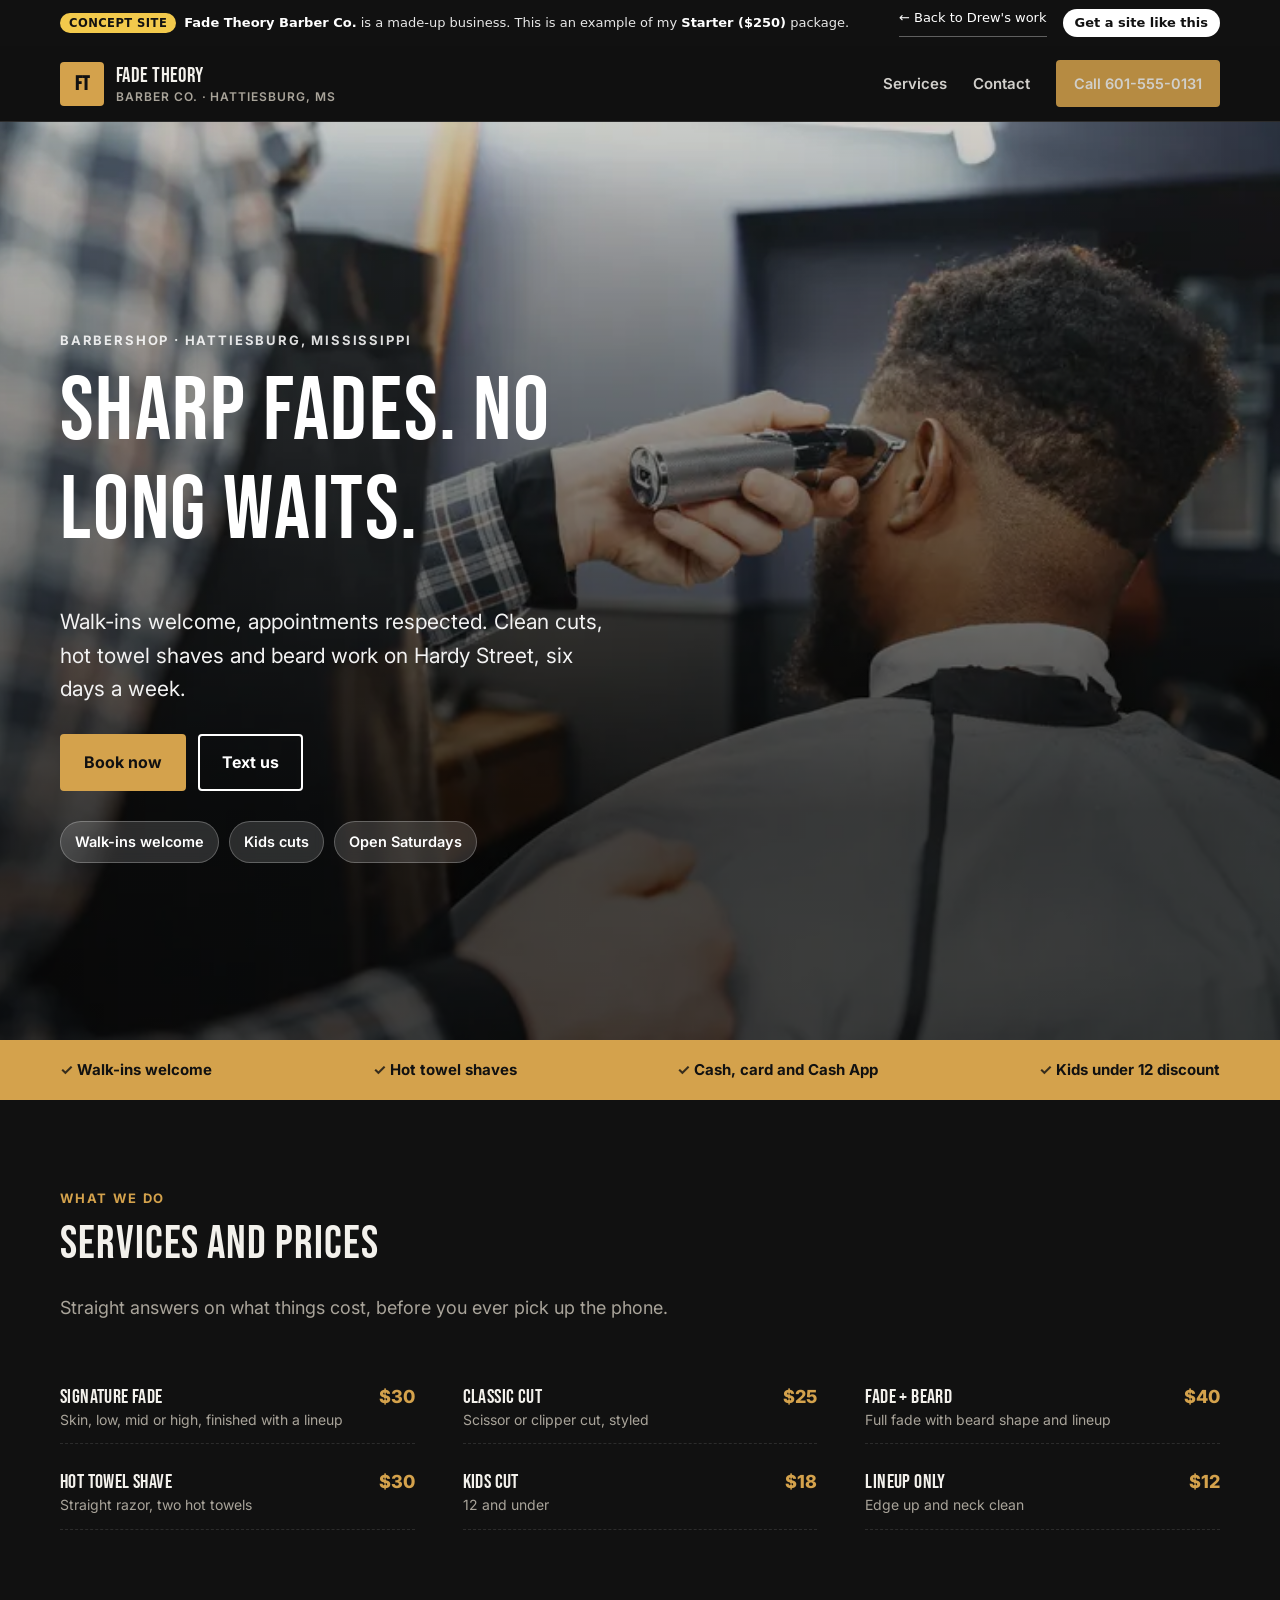
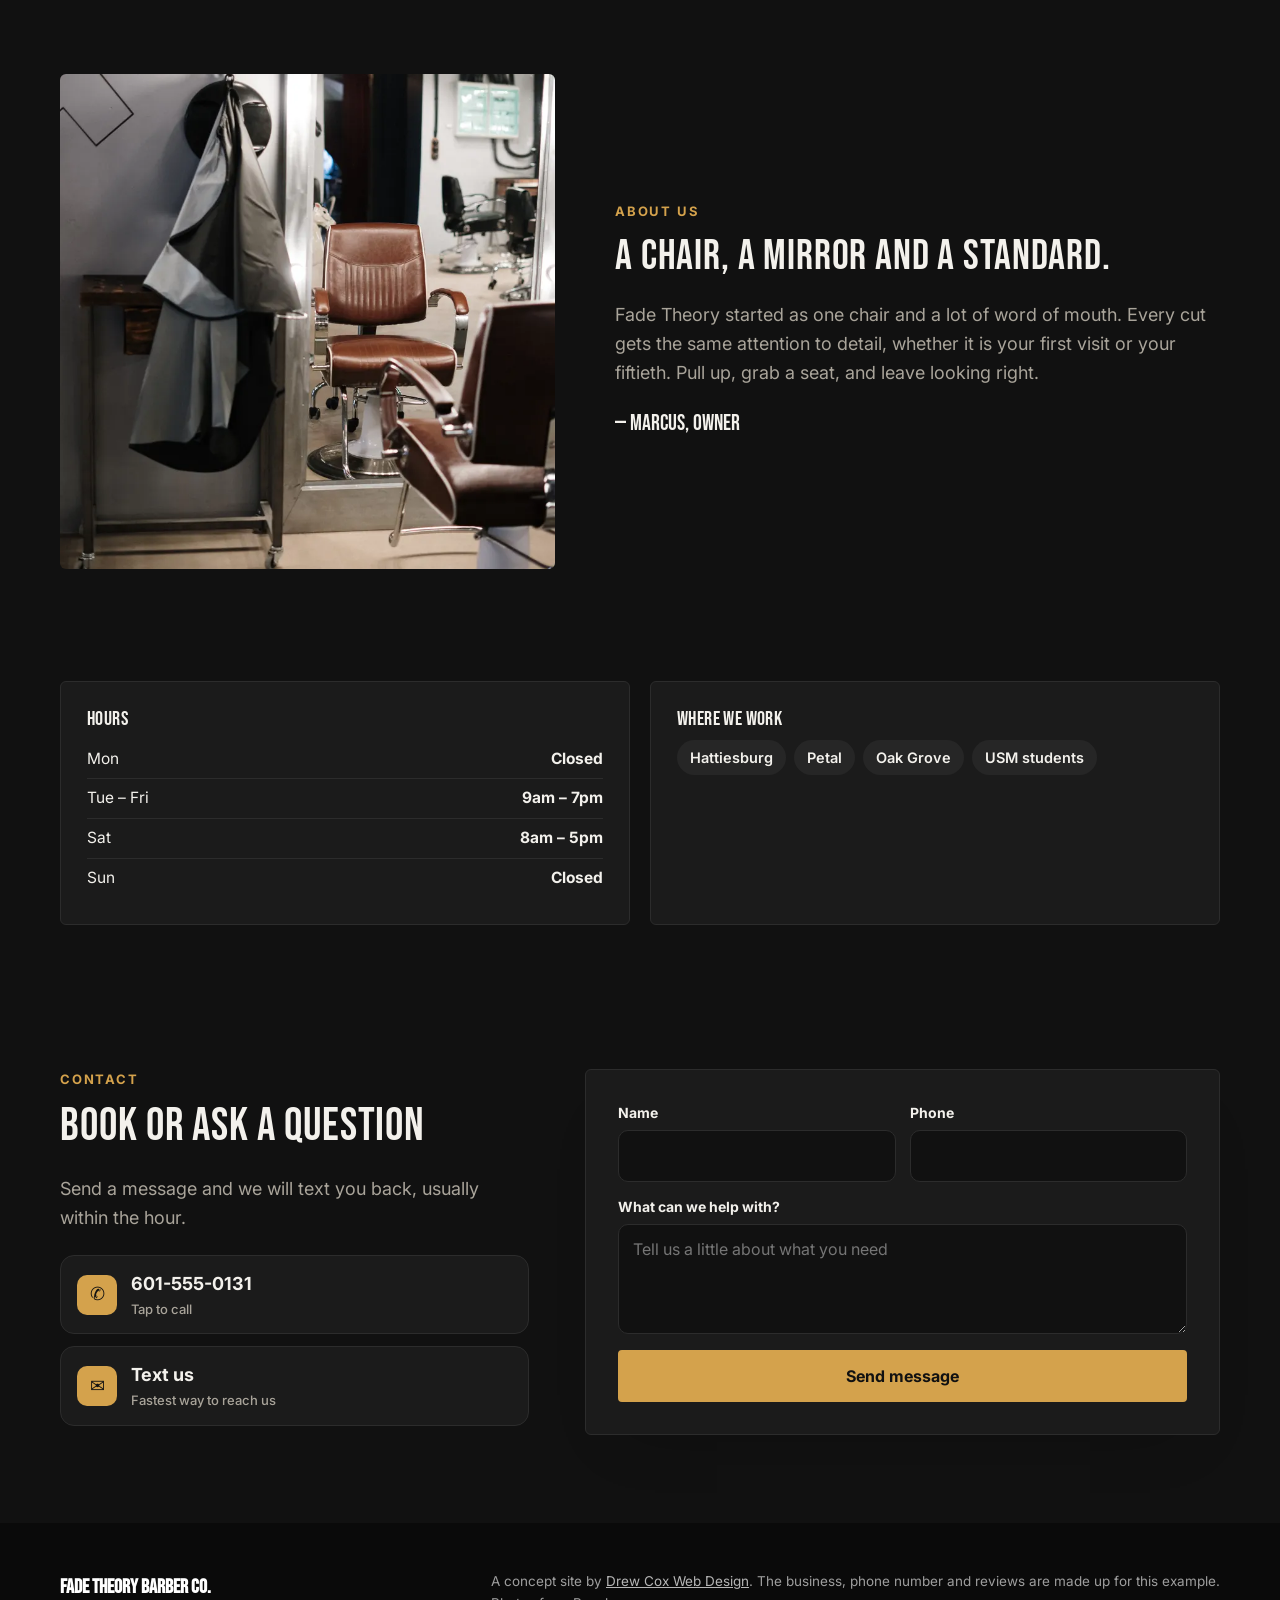
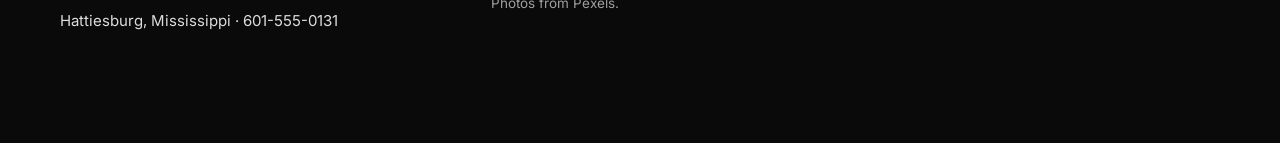
<file: demos/fade-theory-barber/index.html>
<!DOCTYPE html>
<html lang="en">
<head>
<meta charset="utf-8">
<meta name="viewport" content="width=device-width, initial-scale=1">
<title>Fade Theory Barber Co. | Concept site by Drew Cox Web Design</title>
<meta name="description" content="Concept website for a fictional barbershop business in Hattiesburg, MS. An example of the Starter package by Drew Cox Web Design.">
<meta name="robots" content="noindex">
<link rel="icon" href="../../favicon.svg" type="image/svg+xml">
<link rel="preconnect" href="https://fonts.googleapis.com"><link rel="preconnect" href="https://fonts.gstatic.com" crossorigin>
<link href="https://fonts.googleapis.com/css2?family=Bebas+Neue&family=Inter:wght@400;500;600;700;800&display=swap" rel="stylesheet">

<link rel="stylesheet" href="../demo.css">
</head>
<body style="--display-font:'Bebas Neue',sans-serif;--display-weight:400;--display-track:.02em;--body-font:Inter,sans-serif;--bg:#111111;--card:#1b1b1b;--ink:#f3f1ec;--muted:#a9a49a;--line:#2c2c2c;--accent:#d4a24c;--on-accent:#111;--chip:#262626;--head-bg:rgba(17,17,17,.92);--foot-bg:#0a0a0a;--radius-btn:4px;--radius-card:6px;--radius-img:6px;--mark-radius:4px;--accent-soft:rgba(212,162,76,.12);--callbar-alt:#2a2a2a;--est-bg:#d4a24c;--est-ink:#111">
<div class="cbar"><div class="wrap">
  <div><span class="tag">Concept site</span><span class="long"><b>Fade Theory Barber Co.</b> is a made-up business. This is an example of my <b>Starter ($250)</b> package.</span><span class="short">Made-up business &middot; <b>Starter $250</b></span></div>
  <nav><a href="/#work">&larr; Back to Drew's work</a><a class="go" href="/?style=fade-theory-barber#preview-sec">Get a site like this</a></nav>
</div></div>
<header class="site-head"><div class="wrap">
  <a class="logo" href="#top"><span class="logo-mark">FT</span><span class="logo-name">Fade Theory<small>Barber Co. &middot; Hattiesburg, MS</small></span></a>
  <nav><a href="#services">Services</a><a href="#contact">Contact</a><a class="btn sm" href="tel:6015550131">Call 601-555-0131</a></nav>
</div></header>
<main id="top">

<section class="hero"><img src="../../assets/demos/7447148-2000.webp" srcset="../../assets/demos/7447148-800.webp 800w, ../../assets/demos/7447148-2000.webp 2000w" sizes="(max-width:760px) 100vw, 60vw" alt="Sharp fades. No long waits.">
<div class="wrap"><span class="eyebrow" style="color:#fff;opacity:.85">Barbershop &middot; Hattiesburg, Mississippi</span>
<h1>Sharp fades. No long waits.</h1><p class="lead">Walk-ins welcome, appointments respected. Clean cuts, hot towel shaves and beard work on Hardy Street, six days a week.</p>
<div class="btn-row"><a class="btn" href="#contact">Book now</a><a class="btn ghost" href="sms:6015550131">Text us</a></div>
<ul class="hero-facts"><li>Walk-ins welcome</li><li>Kids cuts</li><li>Open Saturdays</li></ul></div></section>
<div class="strip"><div class="wrap"><ul><li>Walk-ins welcome</li><li>Hot towel shaves</li><li>Cash, card and Cash App</li><li>Kids under 12 discount</li></ul></div></div>
<section id="services"><div class="wrap"><div class="sec-head"><span class="eyebrow">What we do</span><h2>Services and prices</h2><p>Straight answers on what things cost, before you ever pick up the phone.</p></div><div class="menu"><div class="menu-item"><h3>Signature Fade<small>Skin, low, mid or high, finished with a lineup</small></h3><span class="dots"></span><span class="amt">$30</span></div><div class="menu-item"><h3>Classic Cut<small>Scissor or clipper cut, styled</small></h3><span class="dots"></span><span class="amt">$25</span></div><div class="menu-item"><h3>Fade + Beard<small>Full fade with beard shape and lineup</small></h3><span class="dots"></span><span class="amt">$40</span></div><div class="menu-item"><h3>Hot Towel Shave<small>Straight razor, two hot towels</small></h3><span class="dots"></span><span class="amt">$30</span></div><div class="menu-item"><h3>Kids Cut<small>12 and under</small></h3><span class="dots"></span><span class="amt">$18</span></div><div class="menu-item"><h3>Lineup Only<small>Edge up and neck clean</small></h3><span class="dots"></span><span class="amt">$12</span></div></div></div></section>
<section class="about tight"><div class="wrap"><img src="../../assets/demos/3992850-1000.webp" srcset="../../assets/demos/3992850-800.webp 800w, ../../assets/demos/3992850-1000.webp 1000w" sizes="(max-width:760px) 100vw, 60vw" alt="About Fade Theory" loading="lazy">
<div><span class="eyebrow">About us</span><h2 style="font-size:clamp(28px,3.6vw,42px)">A chair, a mirror and a standard.</h2><p style="font-size:18px;color:var(--muted)">Fade Theory started as one chair and a lot of word of mouth. Every cut gets the same attention to detail, whether it is your first visit or your fiftieth. Pull up, grab a seat, and leave looking right.</p><div class="sig">&mdash; Marcus, owner</div></div></div></section>
<section class="tight"><div class="wrap"><div class="info-grid"><div class="info-card"><h3>Hours</h3><ul class="hours"><li><span>Mon</span><b>Closed</b></li><li><span>Tue – Fri</span><b>9am – 7pm</b></li><li><span>Sat</span><b>8am – 5pm</b></li><li><span>Sun</span><b>Closed</b></li></ul></div><div class="info-card"><h3>Where we work</h3><div class="chips"><span>Hattiesburg</span><span>Petal</span><span>Oak Grove</span><span>USM students</span></div></div></div></div></section>
<section id="contact" class="contact"><div class="wrap">
<div><span class="eyebrow">Contact</span><h2 style="font-size:clamp(30px,4vw,46px)">Book or ask a question</h2><p style="color:var(--muted);font-size:18px">Send a message and we will text you back, usually within the hour.</p>
<div class="direct"><a href="tel:6015550131"><span class="ic">✆</span><div>601-555-0131<span>Tap to call</span></div></a><a href="sms:6015550131"><span class="ic">✉</span><div>Text us<span>Fastest way to reach us</span></div></a></div></div>
<div class="contact-card"><form data-demo><div class="form-grid"><div><label>Name</label><input required></div><div><label>Phone</label><input type="tel" required></div><div class="full"><label>What can we help with?</label><textarea placeholder="Tell us a little about what you need"></textarea></div></div><button class="btn" type="submit">Send message</button>
<div class="demo-msg">This is a concept site, so this form does not send anywhere. On your real site, it goes straight to your phone and email.</div></form></div>
</div></section>
</main>
<footer class="site-foot"><div class="wrap"><div><b>Fade Theory Barber Co.</b>Hattiesburg, Mississippi &middot; 601-555-0131</div>
<div class="made">A concept site by <a href="/">Drew Cox Web Design</a>. The business, phone number and reviews are made up for this example.<br>Photos from Pexels.</div></div></footer>
<div class="callbar"><a class="call" href="tel:6015550131">✆ Call</a><a class="text" href="sms:6015550131">✉ Text</a></div>
<script src="../demo.js"></script>
</body></html>
</file>
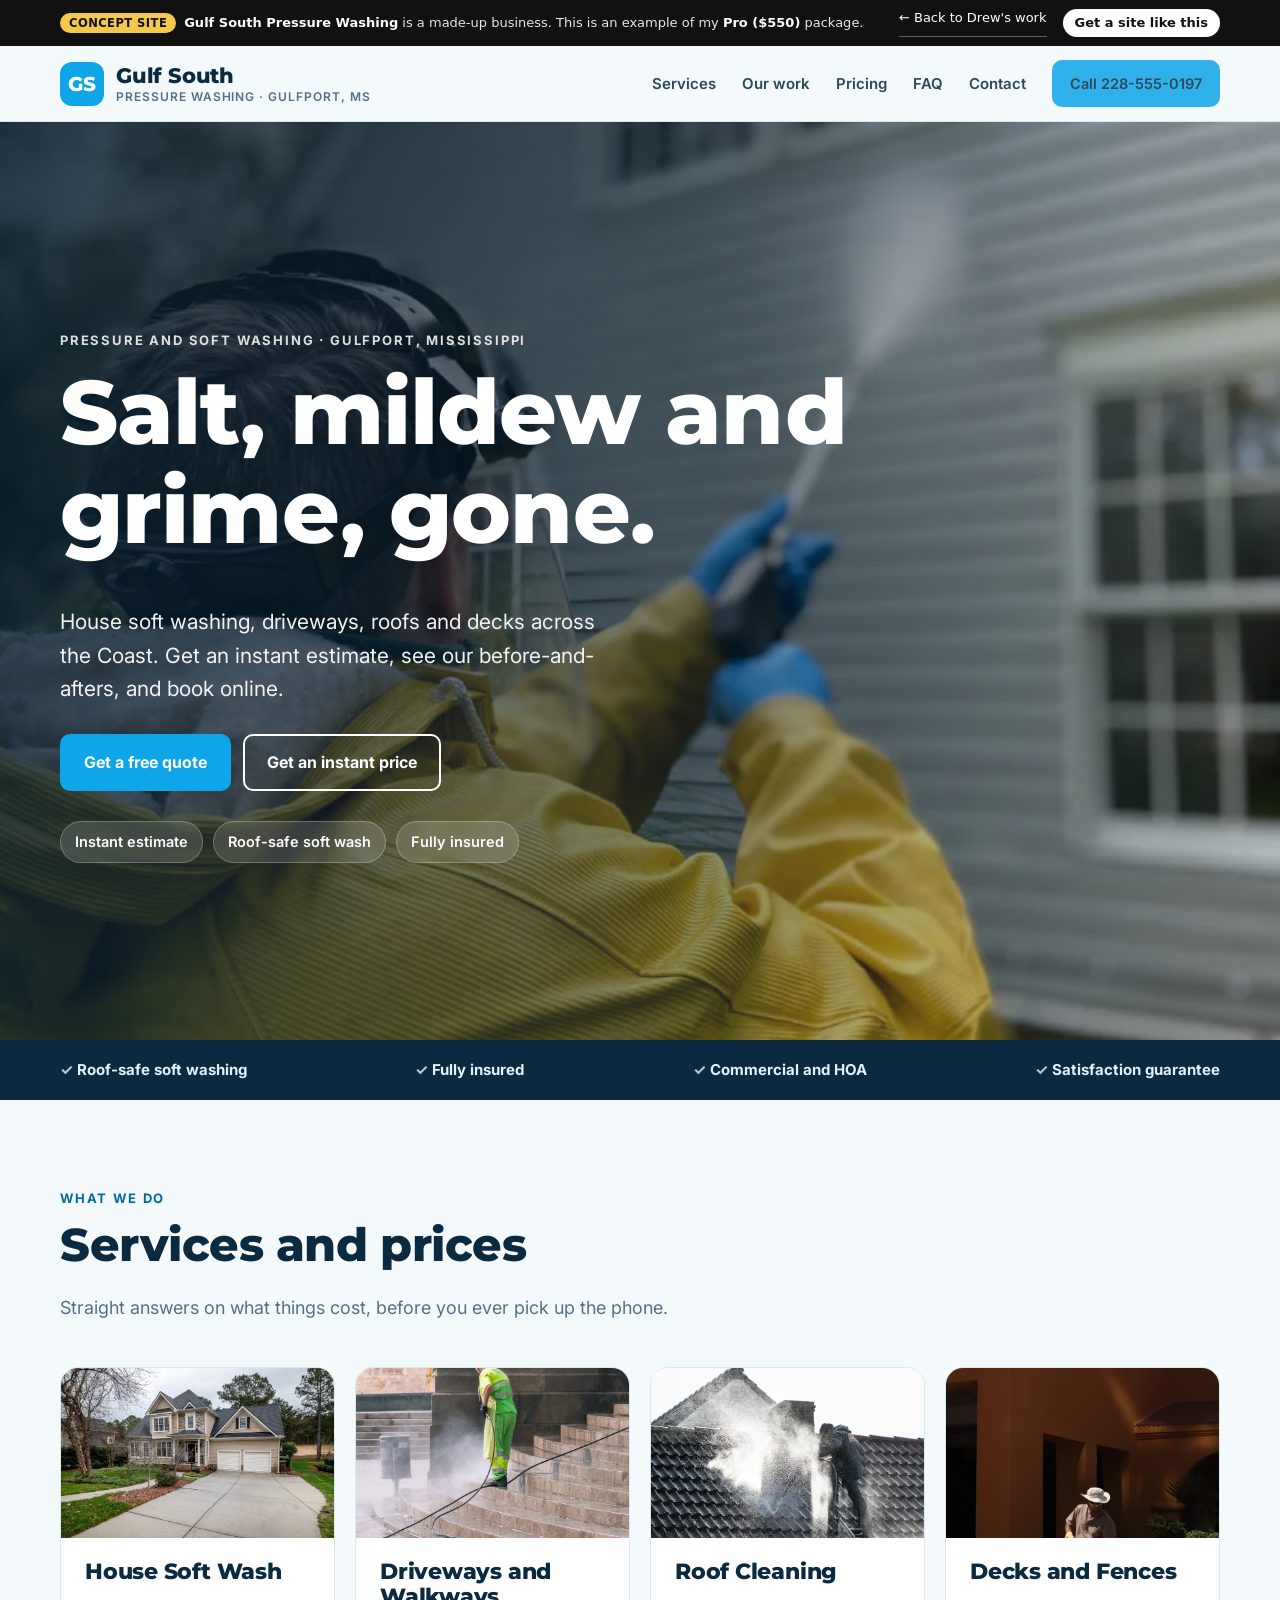
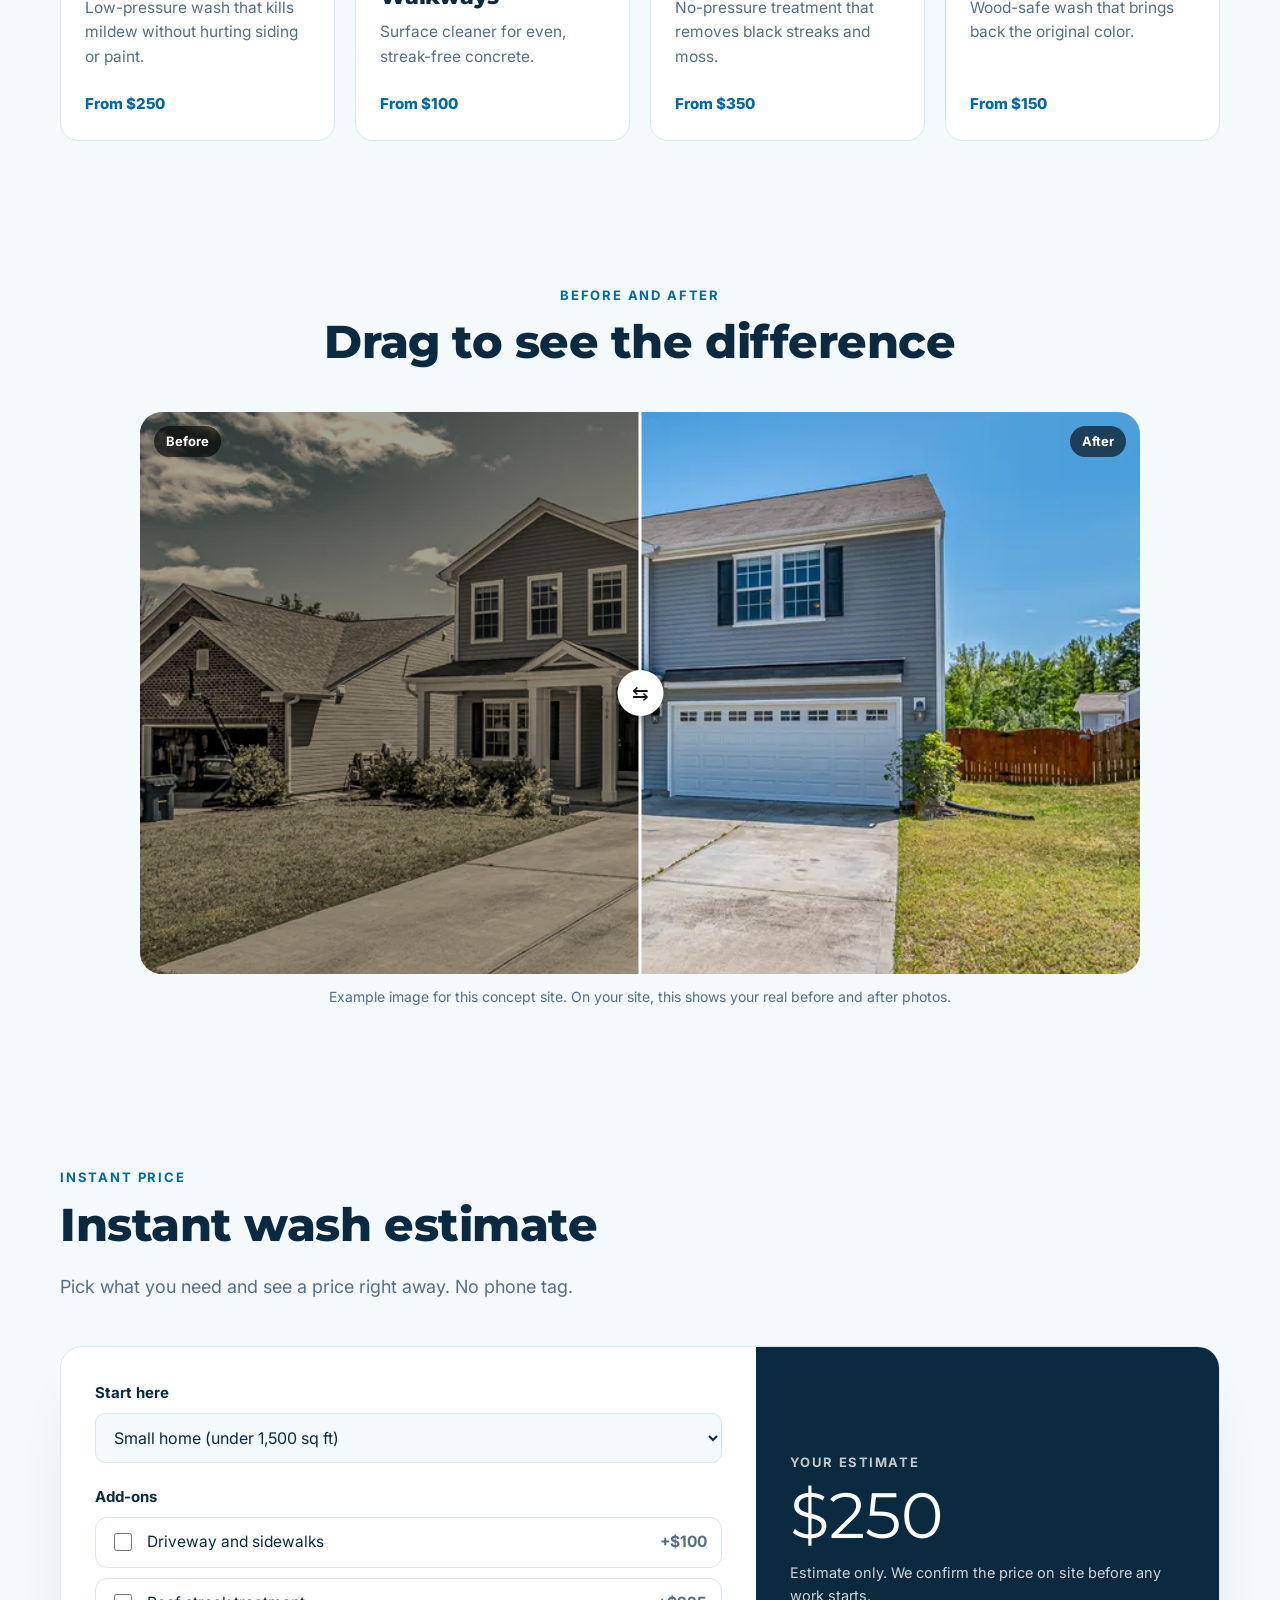
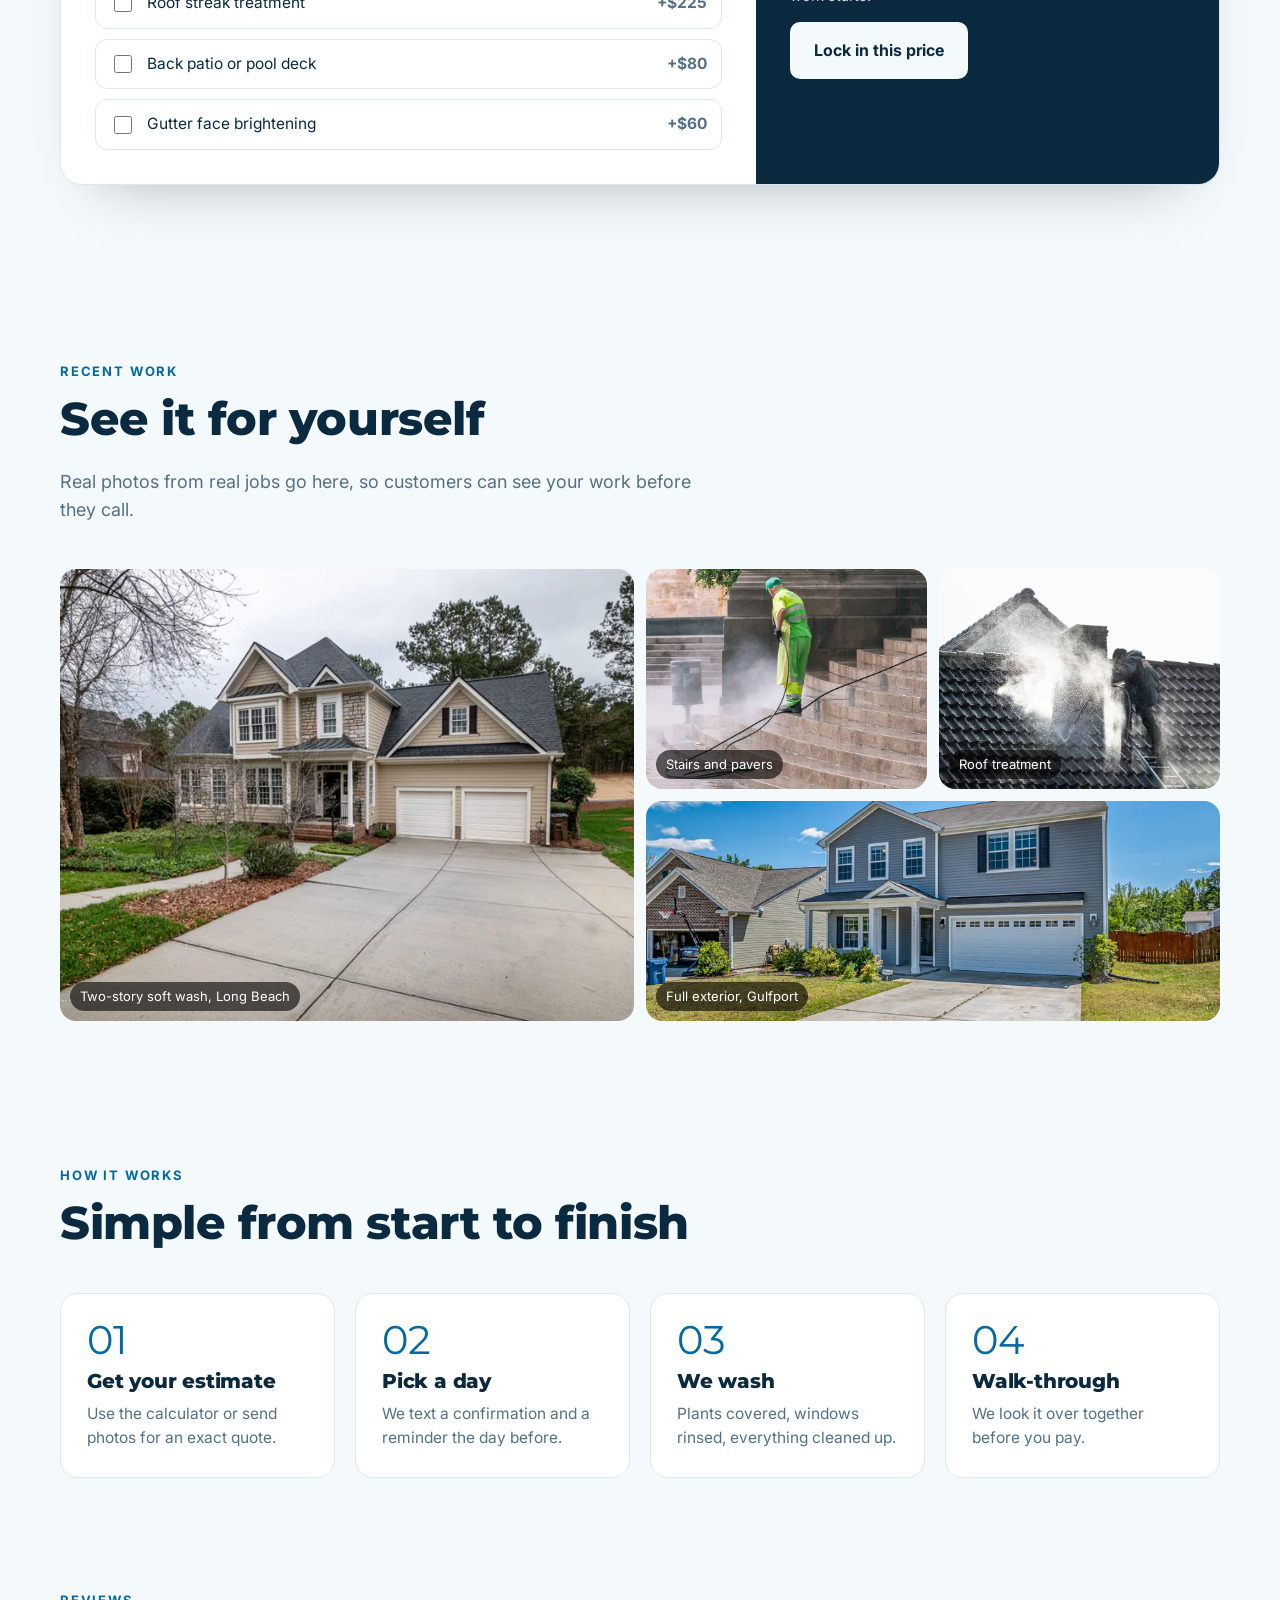
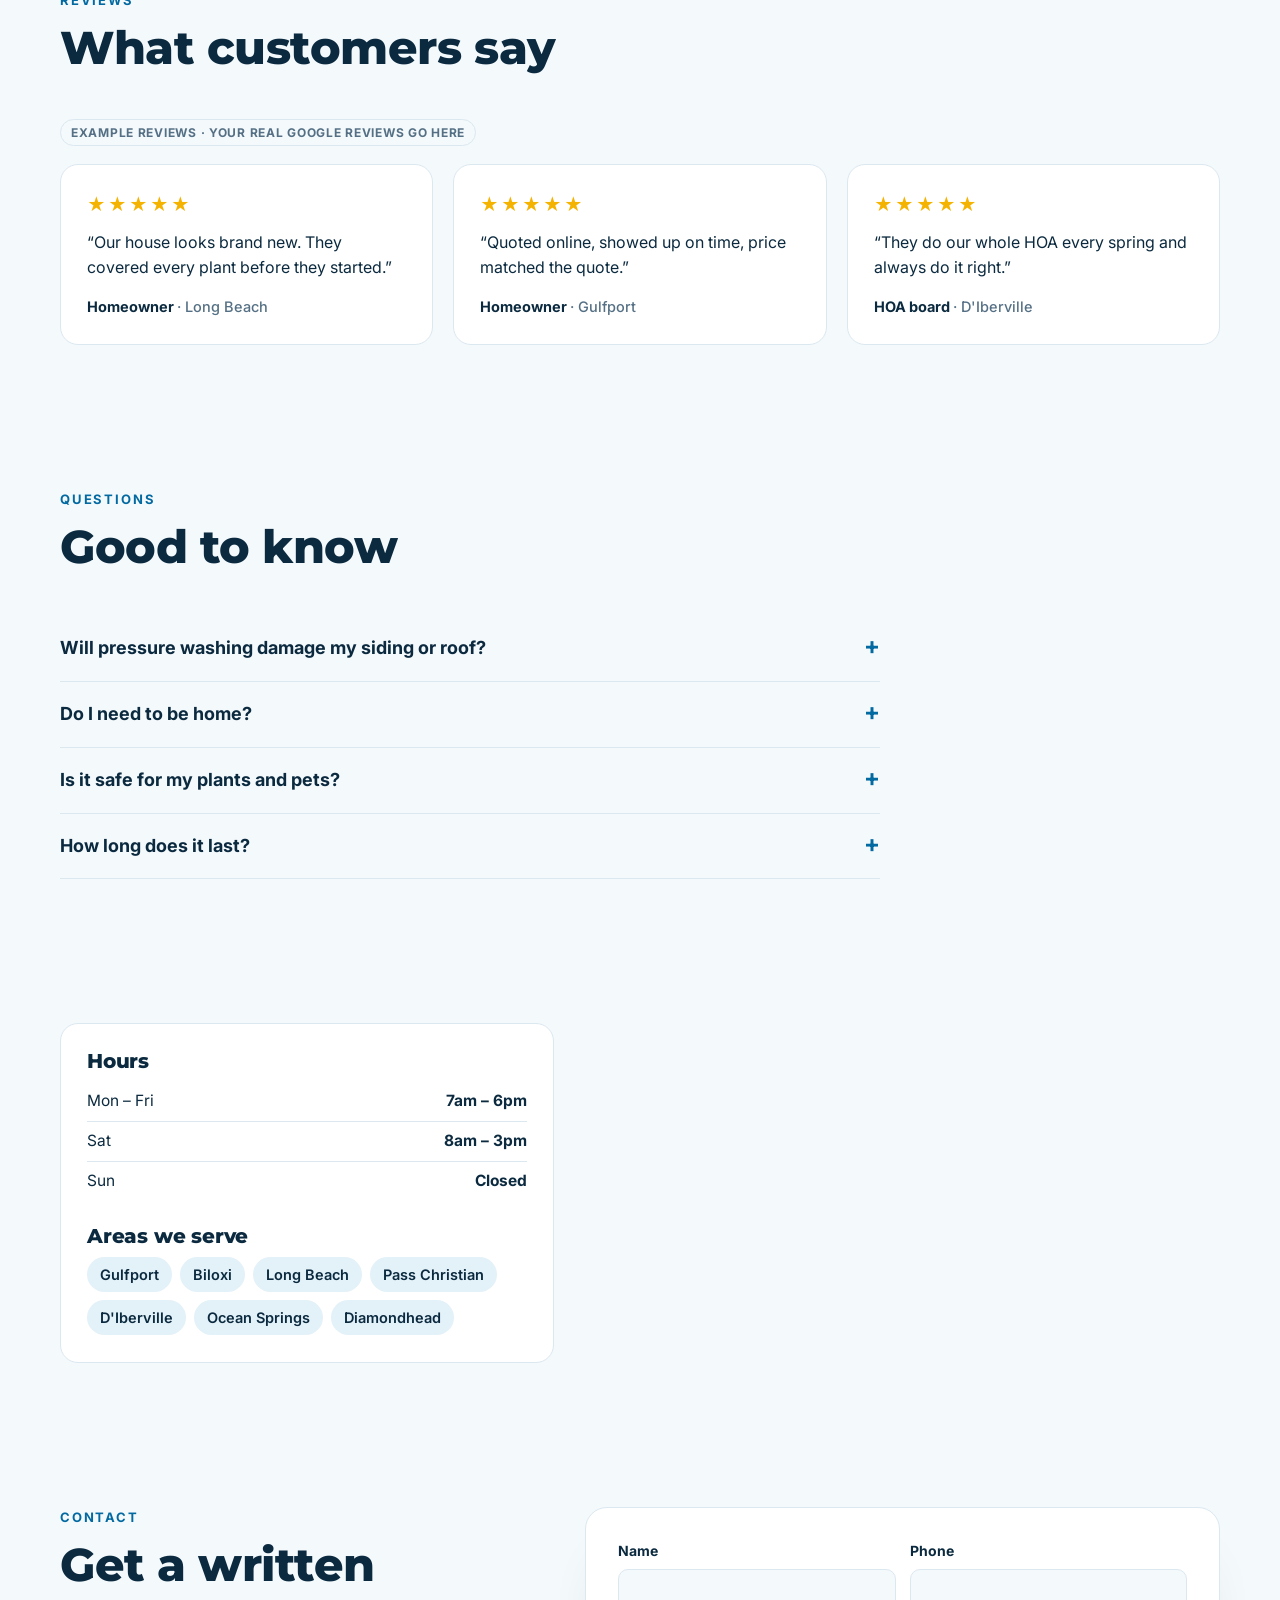
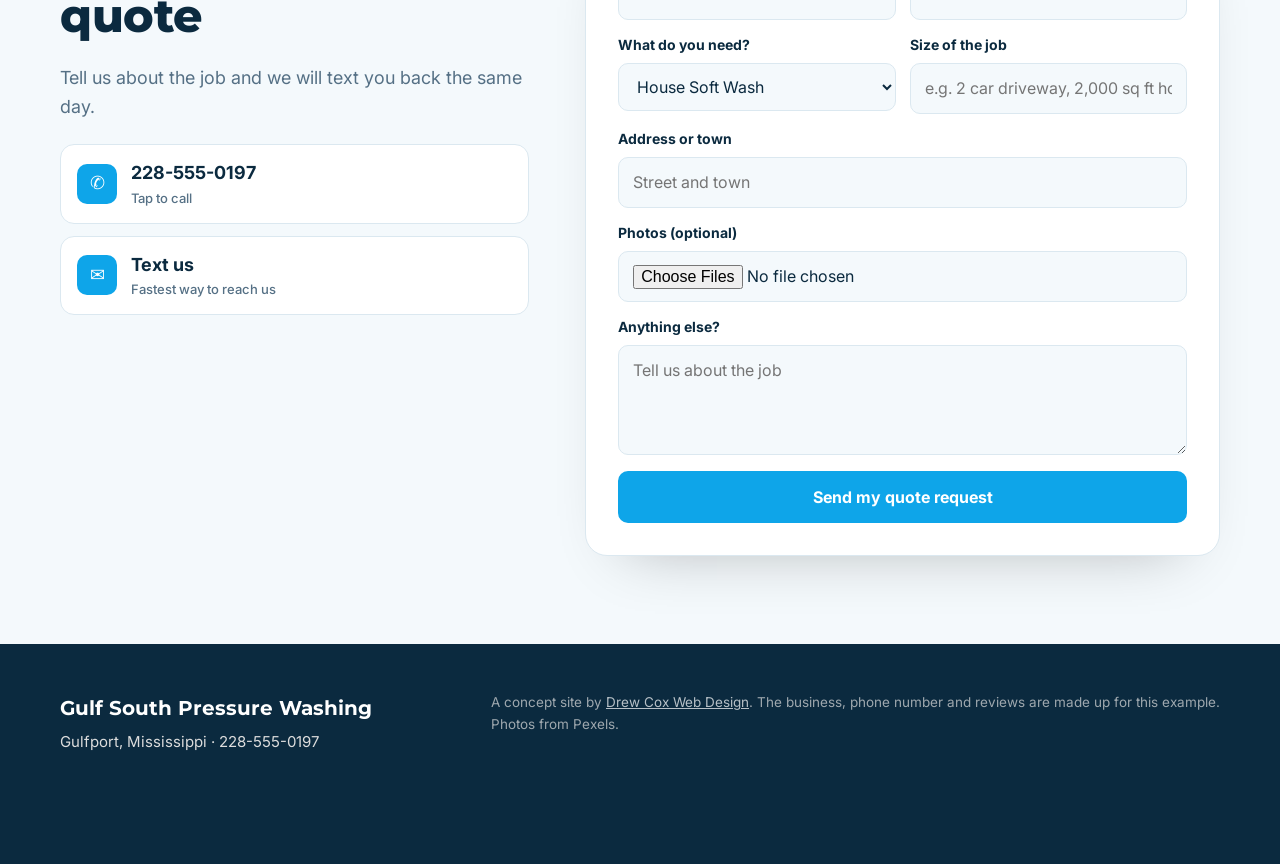
<file: demos/gulf-south-pressure-washing/index.html>
<!DOCTYPE html>
<html lang="en">
<head>
<meta charset="utf-8">
<meta name="viewport" content="width=device-width, initial-scale=1">
<title>Gulf South Pressure Washing | Concept site by Drew Cox Web Design</title>
<meta name="description" content="Concept website for a fictional pressure and soft washing business in Gulfport, MS. An example of the Pro package by Drew Cox Web Design.">
<meta name="robots" content="noindex">
<link rel="icon" href="../../favicon.svg" type="image/svg+xml">
<link rel="preconnect" href="https://fonts.googleapis.com"><link rel="preconnect" href="https://fonts.gstatic.com" crossorigin>
<link href="https://fonts.googleapis.com/css2?family=Montserrat:wght@600;800;900&family=Inter:wght@400;500;600;700&display=swap" rel="stylesheet">

<link rel="stylesheet" href="../demo.css">
</head>
<body style="--display-font:Montserrat,sans-serif;--display-weight:800;--body-font:Inter,sans-serif;--bg:#f4f9fc;--card:#fff;--ink:#0b2a3f;--muted:#557085;--line:#dbe8f0;--accent:#0ea5e9;--on-accent:#fff;--accent-ink:#0369a1;--strip-bg:#0b2a3f;--strip-ink:#e0f2fe;--chip:#e3f1f9;--accent-soft:#e0f2fe;--est-bg:#0b2a3f;--foot-bg:#0b2a3f;--radius-btn:10px;--hero-shade:linear-gradient(100deg,rgba(6,30,48,.88) 0%,rgba(6,30,48,.55) 50%,rgba(6,30,48,.1) 100%)">
<div class="cbar"><div class="wrap">
  <div><span class="tag">Concept site</span><span class="long"><b>Gulf South Pressure Washing</b> is a made-up business. This is an example of my <b>Pro ($550)</b> package.</span><span class="short">Made-up business &middot; <b>Pro $550</b></span></div>
  <nav><a href="/#work">&larr; Back to Drew's work</a><a class="go" href="/?style=gulf-south-pressure-washing#preview-sec">Get a site like this</a></nav>
</div></div>
<header class="site-head"><div class="wrap">
  <a class="logo" href="#top"><span class="logo-mark">GS</span><span class="logo-name">Gulf South<small>Pressure Washing &middot; Gulfport, MS</small></span></a>
  <nav><a href="#services">Services</a><a href="#work">Our work</a><a href="#price">Pricing</a><a href="#faq">FAQ</a><a href="#contact">Contact</a><a class="btn sm" href="tel:2285550197">Call 228-555-0197</a></nav>
</div></header>
<main id="top">

<section class="hero"><img src="../../assets/demos/5652626-2000.webp" srcset="../../assets/demos/5652626-800.webp 800w, ../../assets/demos/5652626-2000.webp 2000w" sizes="(max-width:760px) 100vw, 60vw" alt="Salt, mildew and grime, gone.">
<div class="wrap"><span class="eyebrow" style="color:#fff;opacity:.85">Pressure and soft washing &middot; Gulfport, Mississippi</span>
<h1>Salt, mildew and grime, gone.</h1><p class="lead">House soft washing, driveways, roofs and decks across the Coast. Get an instant estimate, see our before-and-afters, and book online.</p>
<div class="btn-row"><a class="btn" href="#contact">Get a free quote</a><a class="btn ghost" href="#price">Get an instant price</a></div>
<ul class="hero-facts"><li>Instant estimate</li><li>Roof-safe soft wash</li><li>Fully insured</li></ul></div></section>
<div class="strip"><div class="wrap"><ul><li>Roof-safe soft washing</li><li>Fully insured</li><li>Commercial and HOA</li><li>Satisfaction guarantee</li></ul></div></div>
<section id="services"><div class="wrap"><div class="sec-head"><span class="eyebrow">What we do</span><h2>Services and prices</h2><p>Straight answers on what things cost, before you ever pick up the phone.</p></div><div class="services"><article class="svc photo"><img src="../../assets/demos/3935333-900.webp" srcset="../../assets/demos/3935333-800.webp 800w, ../../assets/demos/3935333-900.webp 900w" sizes="(max-width:760px) 100vw, 60vw" alt="House Soft Wash" loading="lazy"><div class="in"><h3>House Soft Wash</h3><p>Low-pressure wash that kills mildew without hurting siding or paint.</p><div class="price">From $250</div></div></article><article class="svc photo"><img src="../../assets/demos/14965464-900.webp" srcset="../../assets/demos/14965464-800.webp 800w, ../../assets/demos/14965464-900.webp 900w" sizes="(max-width:760px) 100vw, 60vw" alt="Driveways and Walkways" loading="lazy"><div class="in"><h3>Driveways and Walkways</h3><p>Surface cleaner for even, streak-free concrete.</p><div class="price">From $100</div></div></article><article class="svc photo"><img src="../../assets/demos/38867780-900.webp" srcset="../../assets/demos/38867780-800.webp 800w, ../../assets/demos/38867780-900.webp 900w" sizes="(max-width:760px) 100vw, 60vw" alt="Roof Cleaning" loading="lazy"><div class="in"><h3>Roof Cleaning</h3><p>No-pressure treatment that removes black streaks and moss.</p><div class="price">From $350</div></div></article><article class="svc photo"><img src="../../assets/demos/20296972-900.webp" srcset="../../assets/demos/20296972-800.webp 800w, ../../assets/demos/20296972-900.webp 900w" sizes="(max-width:760px) 100vw, 60vw" alt="Decks and Fences" loading="lazy"><div class="in"><h3>Decks and Fences</h3><p>Wood-safe wash that brings back the original color.</p><div class="price">From $150</div></div></article></div></div></section>

<section class="tight"><div class="wrap"><div class="sec-head center"><span class="eyebrow">Before and after</span><h2>Drag to see the difference</h2></div>
<div class="ba"><img class="after" src="../../assets/demos/4258279-1600.webp" srcset="../../assets/demos/4258279-800.webp 800w, ../../assets/demos/4258279-1600.webp 1600w" sizes="(max-width:760px) 100vw, 60vw" alt="After" loading="lazy"><img class="before" src="../../assets/demos/4258279-1600.webp" srcset="../../assets/demos/4258279-800.webp 800w, ../../assets/demos/4258279-1600.webp 1600w" sizes="(max-width:760px) 100vw, 60vw" alt="Before" loading="lazy"><div class="handle"></div><span class="lab l">Before</span><span class="lab r">After</span><input type="range" min="0" max="100" value="50" aria-label="Compare before and after"></div>
<p class="ba-note">Example image for this concept site. On your site, this shows your real before and after photos.</p></div></section>
<section id="price"><div class="wrap"><div class="sec-head"><span class="eyebrow">Instant price</span><h2>Instant wash estimate</h2><p>Pick what you need and see a price right away. No phone tag.</p></div>
<div class="est" data-est><div class="est-form"><label class="field">Start here</label><select data-base><option value="250">Small home (under 1,500 sq ft)</option><option value="325">Medium home (1,500 to 2,500 sq ft)</option><option value="425">Large home (2,500 to 3,500 sq ft)</option><option value="575">Estate (over 3,500 sq ft)</option></select><label class="field">Add-ons</label><div class="est-opts"><label><input type="checkbox" data-add value="100"> Driveway and sidewalks <span class="plus">+$100</span></label><label><input type="checkbox" data-add value="225"> Roof streak treatment <span class="plus">+$225</span></label><label><input type="checkbox" data-add value="80"> Back patio or pool deck <span class="plus">+$80</span></label><label><input type="checkbox" data-add value="60"> Gutter face brightening <span class="plus">+$60</span></label></div></div>
<div class="est-out"><span class="lbl">Your estimate</span><div class="total" data-total>$0</div><p>Estimate only. We confirm the price on site before any work starts.</p><a class="btn" href="#contact" style="background:var(--bg);color:var(--ink);border-color:var(--bg)">Lock in this price</a></div></div></div></section>
<section id="work"><div class="wrap"><div class="sec-head"><span class="eyebrow">Recent work</span><h2>See it for yourself</h2><p>Real photos from real jobs go here, so customers can see your work before they call.</p></div><div class="gallery"><figure class="big"><img src="../../assets/demos/3935333-1200.webp" srcset="../../assets/demos/3935333-800.webp 800w, ../../assets/demos/3935333-1200.webp 1200w" sizes="(max-width:760px) 100vw, 60vw" alt="Two-story soft wash, Long Beach" loading="lazy"><figcaption>Two-story soft wash, Long Beach</figcaption></figure><figure class=""><img src="../../assets/demos/14965464-1200.webp" srcset="../../assets/demos/14965464-800.webp 800w, ../../assets/demos/14965464-1200.webp 1200w" sizes="(max-width:760px) 100vw, 60vw" alt="Stairs and pavers" loading="lazy"><figcaption>Stairs and pavers</figcaption></figure><figure class=""><img src="../../assets/demos/38867780-1200.webp" srcset="../../assets/demos/38867780-800.webp 800w, ../../assets/demos/38867780-1200.webp 1200w" sizes="(max-width:760px) 100vw, 60vw" alt="Roof treatment" loading="lazy"><figcaption>Roof treatment</figcaption></figure><figure class="wide"><img src="../../assets/demos/4258279-1200.webp" srcset="../../assets/demos/4258279-800.webp 800w, ../../assets/demos/4258279-1200.webp 1200w" sizes="(max-width:760px) 100vw, 60vw" alt="Full exterior, Gulfport" loading="lazy"><figcaption>Full exterior, Gulfport</figcaption></figure></div></div></section>
<section class="tight"><div class="wrap"><div class="sec-head"><span class="eyebrow">How it works</span><h2>Simple from start to finish</h2></div><div class="steps"><div class="step"><h3>Get your estimate</h3><p>Use the calculator or send photos for an exact quote.</p></div><div class="step"><h3>Pick a day</h3><p>We text a confirmation and a reminder the day before.</p></div><div class="step"><h3>We wash</h3><p>Plants covered, windows rinsed, everything cleaned up.</p></div><div class="step"><h3>Walk-through</h3><p>We look it over together before you pay.</p></div></div></div></section>
<section class="tight"><div class="wrap"><div class="sec-head"><span class="eyebrow">Reviews</span><h2>What customers say</h2></div><span class="sample-note">Example reviews &middot; your real Google reviews go here</span><div class="reviews"><div class="review"><div class="stars">★★★★★</div><p>&ldquo;Our house looks brand new. They covered every plant before they started.&rdquo;</p><div class="who">Homeowner <span>&middot; Long Beach</span></div></div><div class="review"><div class="stars">★★★★★</div><p>&ldquo;Quoted online, showed up on time, price matched the quote.&rdquo;</p><div class="who">Homeowner <span>&middot; Gulfport</span></div></div><div class="review"><div class="stars">★★★★★</div><p>&ldquo;They do our whole HOA every spring and always do it right.&rdquo;</p><div class="who">HOA board <span>&middot; D'Iberville</span></div></div></div></div></section>
<section id="faq"><div class="wrap"><div class="sec-head"><span class="eyebrow">Questions</span><h2>Good to know</h2></div><div class="faq"><details><summary>Will pressure washing damage my siding or roof?</summary><p>We soft wash houses and roofs at low pressure with cleaners that kill mildew at the root, so nothing gets blasted or stripped.</p></details><details><summary>Do I need to be home?</summary><p>No. We just need access to an outdoor water spigot. We send photos when the job is done.</p></details><details><summary>Is it safe for my plants and pets?</summary><p>We pre-wet and rinse plants and keep pets inside until surfaces are dry.</p></details><details><summary>How long does it last?</summary><p>Most homes on the Coast stay clean 12 to 18 months. Roofs last longer.</p></details></div></div></section>
<section class="tight"><div class="wrap"><div class="map-wrap"><div class="info-card"><h3>Hours</h3><ul class="hours"><li><span>Mon – Fri</span><b>7am – 6pm</b></li><li><span>Sat</span><b>8am – 3pm</b></li><li><span>Sun</span><b>Closed</b></li></ul><h3 style="margin-top:24px">Areas we serve</h3><div class="chips"><span>Gulfport</span><span>Biloxi</span><span>Long Beach</span><span>Pass Christian</span><span>D'Iberville</span><span>Ocean Springs</span><span>Diamondhead</span></div></div>
<iframe title="Map of Gulfport, Mississippi" loading="lazy" src="https://maps.google.com/maps?q=Gulfport,%20MS&z=11&output=embed"></iframe></div></div></section>
<section id="contact" class="contact"><div class="wrap">
<div><span class="eyebrow">Contact</span><h2 style="font-size:clamp(30px,4vw,46px)">Get a written quote</h2><p style="color:var(--muted);font-size:18px">Tell us about the job and we will text you back the same day.</p>
<div class="direct"><a href="tel:2285550197"><span class="ic">✆</span><div>228-555-0197<span>Tap to call</span></div></a><a href="sms:2285550197"><span class="ic">✉</span><div>Text us<span>Fastest way to reach us</span></div></a></div></div>
<div class="contact-card"><form data-demo><div class="form-grid"><div><label>Name</label><input required></div><div><label>Phone</label><input type="tel" required></div><div><label>What do you need?</label><select><option>House Soft Wash</option><option>Driveways and Walkways</option><option>Roof Cleaning</option><option>Decks and Fences</option></select></div><div><label>Size of the job</label><input placeholder="e.g. 2 car driveway, 2,000 sq ft house"></div><div class="full"><label>Address or town</label><input placeholder="Street and town"></div><div class="full"><label>Photos (optional)</label><input type="file" accept="image/*" multiple></div><div class="full"><label>Anything else?</label><textarea placeholder="Tell us about the job"></textarea></div></div><button class="btn" type="submit">Send my quote request</button>
<div class="demo-msg">This is a concept site, so this form does not send anywhere. On your real site, it goes straight to your phone and email.</div></form></div>
</div></section>
</main>
<footer class="site-foot"><div class="wrap"><div><b>Gulf South Pressure Washing</b>Gulfport, Mississippi &middot; 228-555-0197</div>
<div class="made">A concept site by <a href="/">Drew Cox Web Design</a>. The business, phone number and reviews are made up for this example.<br>Photos from Pexels.</div></div></footer>
<div class="callbar"><a class="call" href="tel:2285550197">✆ Call</a><a class="text" href="sms:2285550197">✉ Text</a></div>
<script src="../demo.js"></script>
</body></html>
</file>
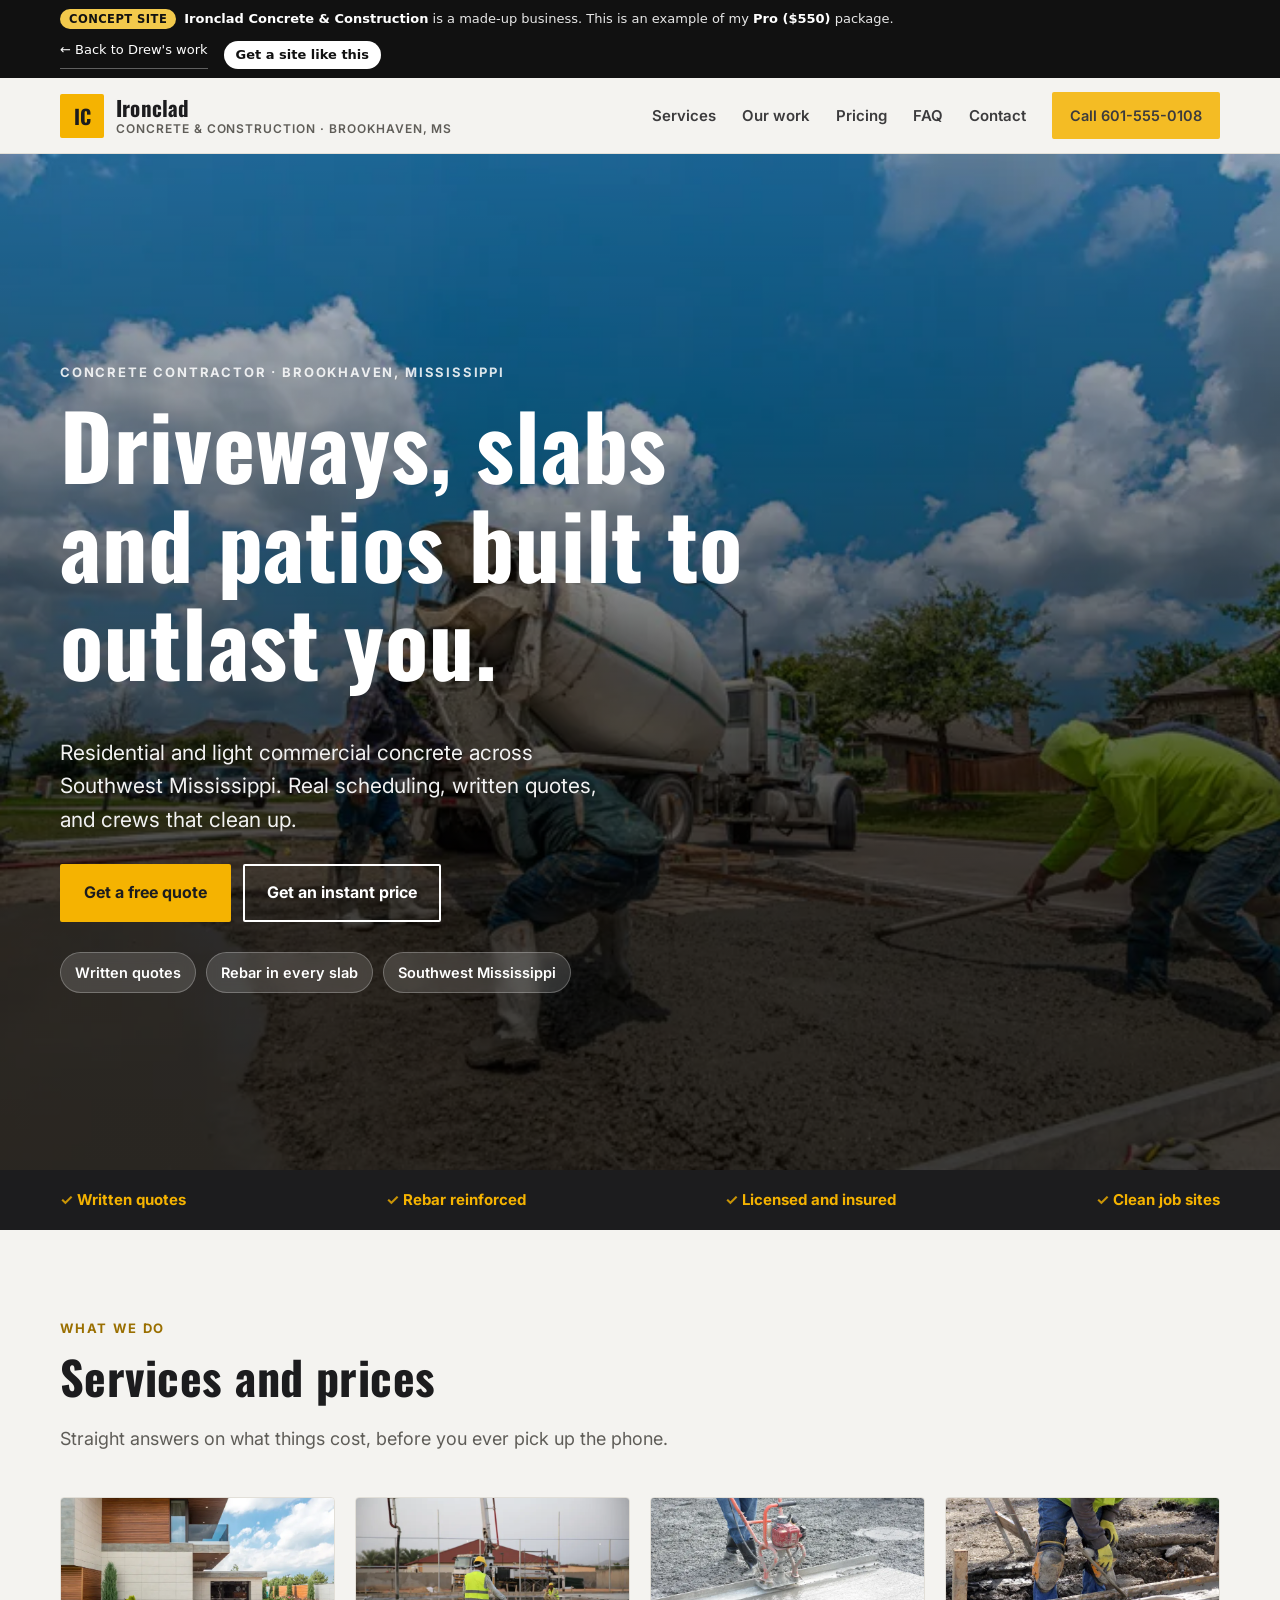
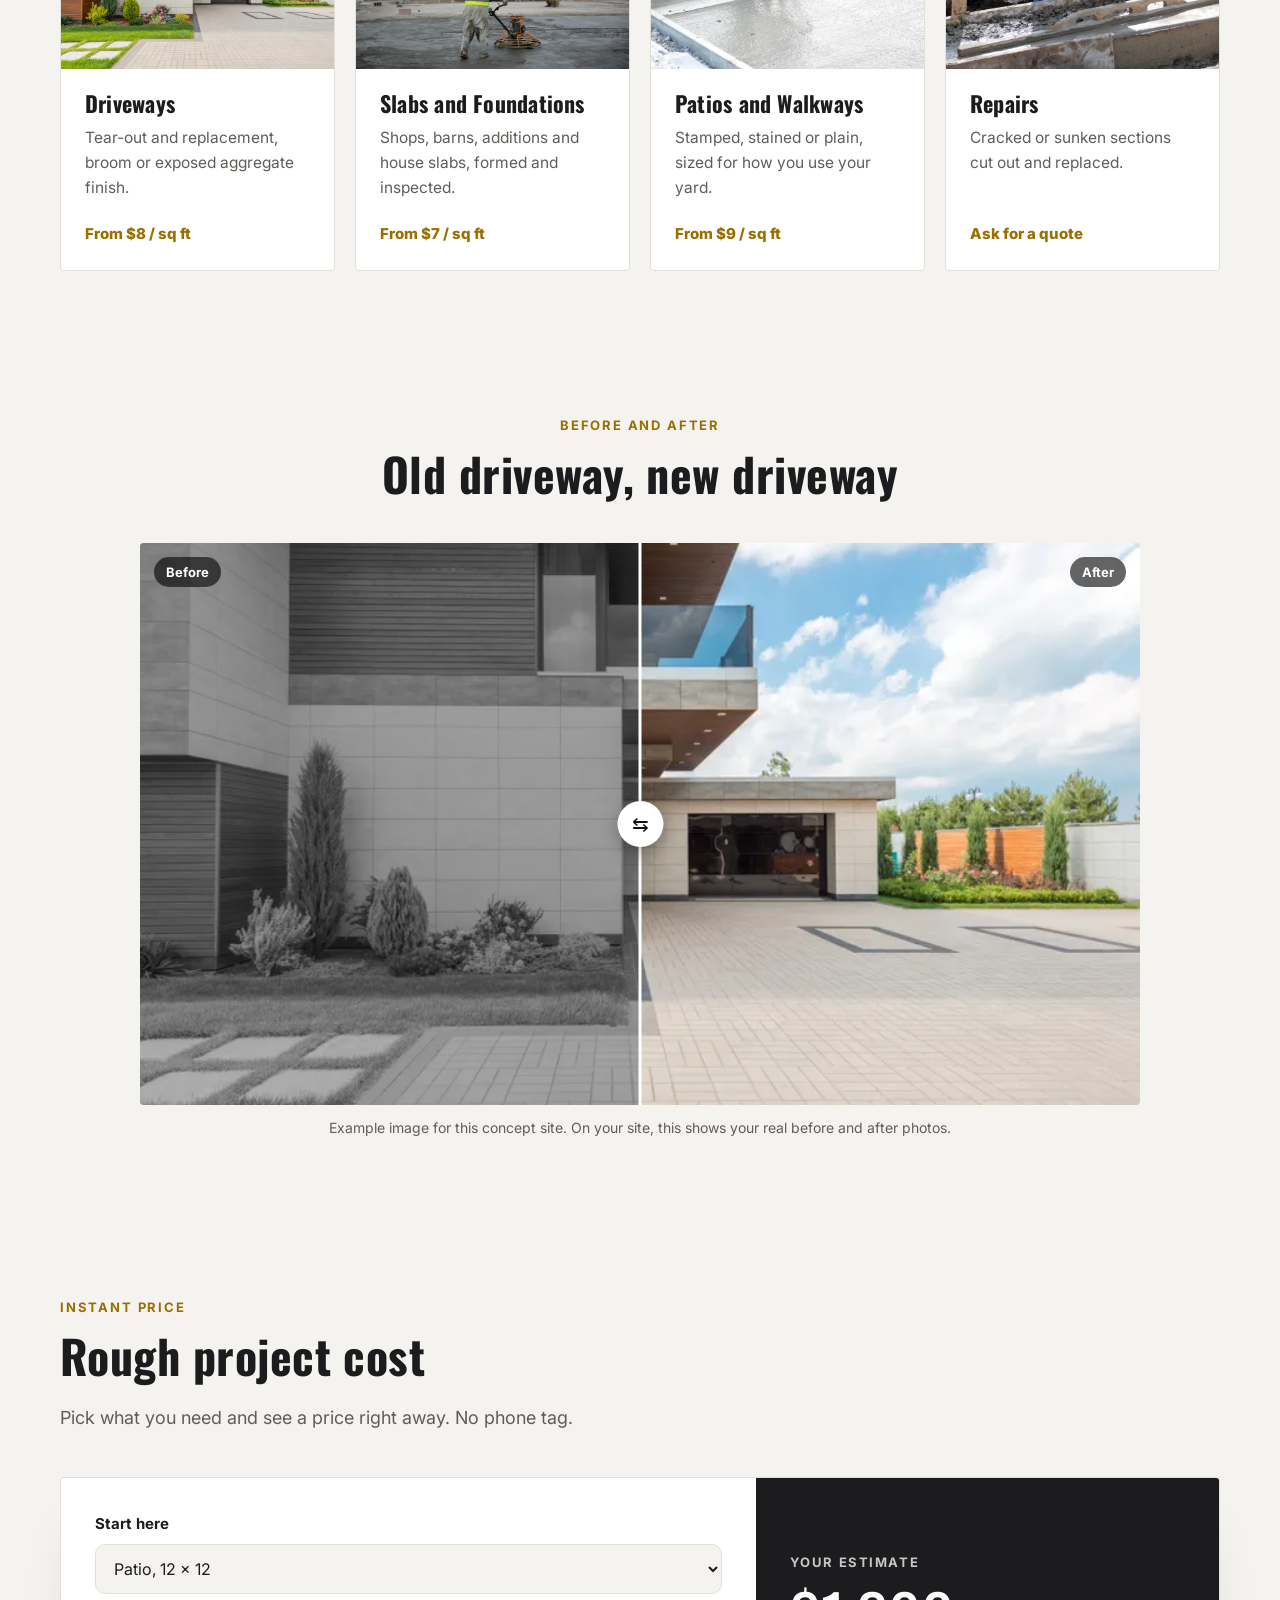
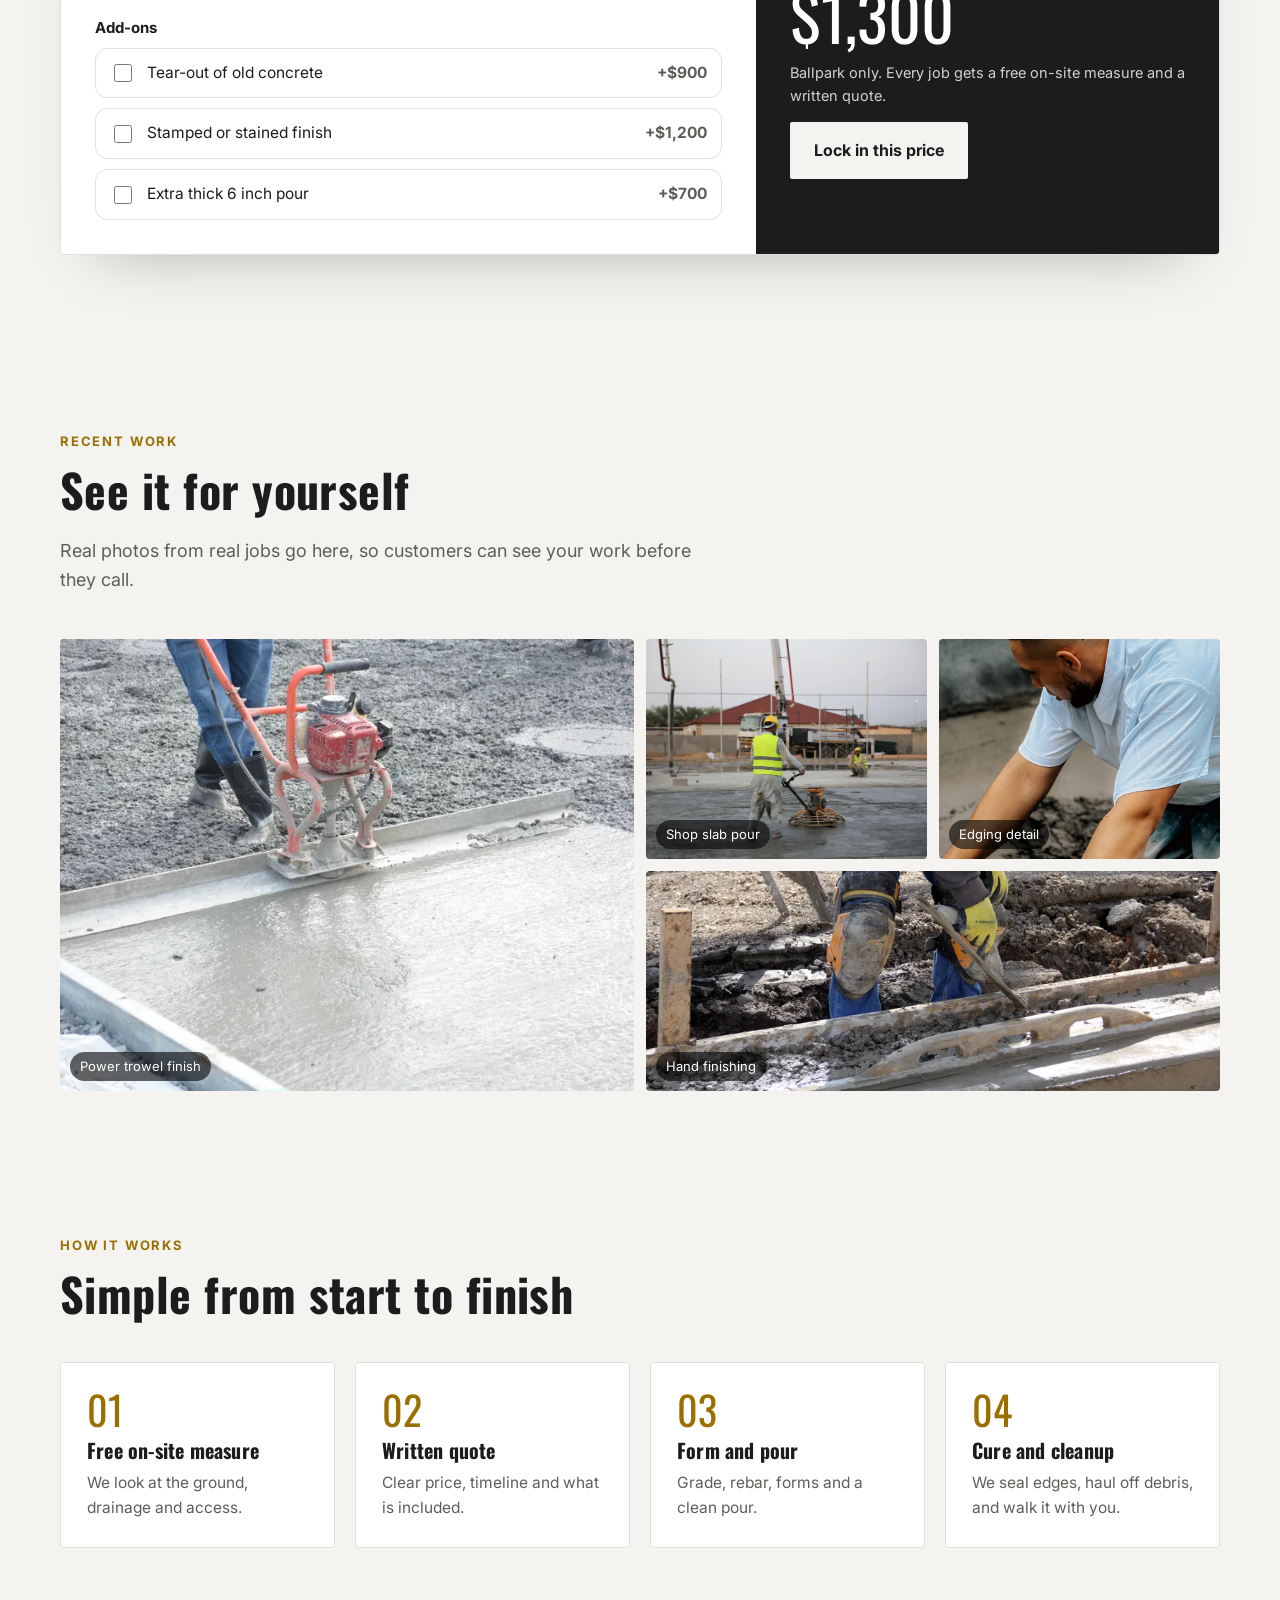
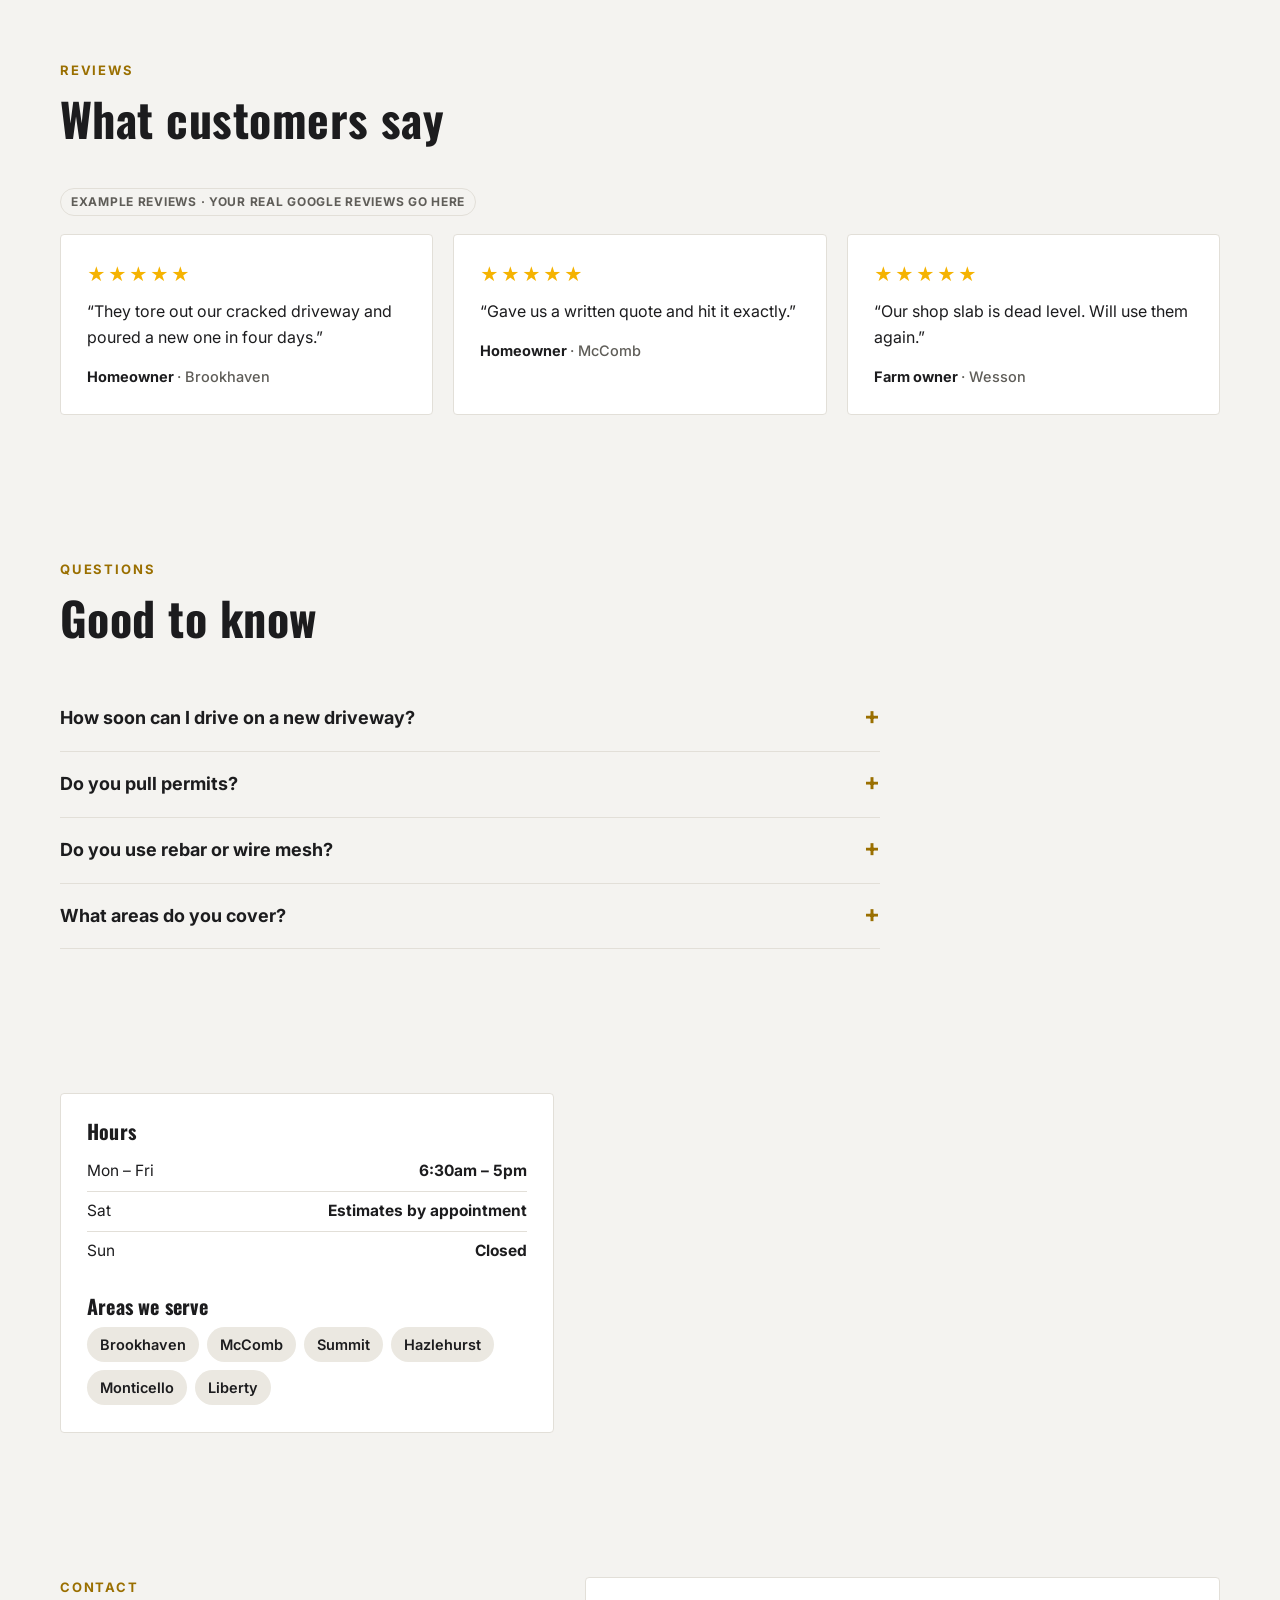
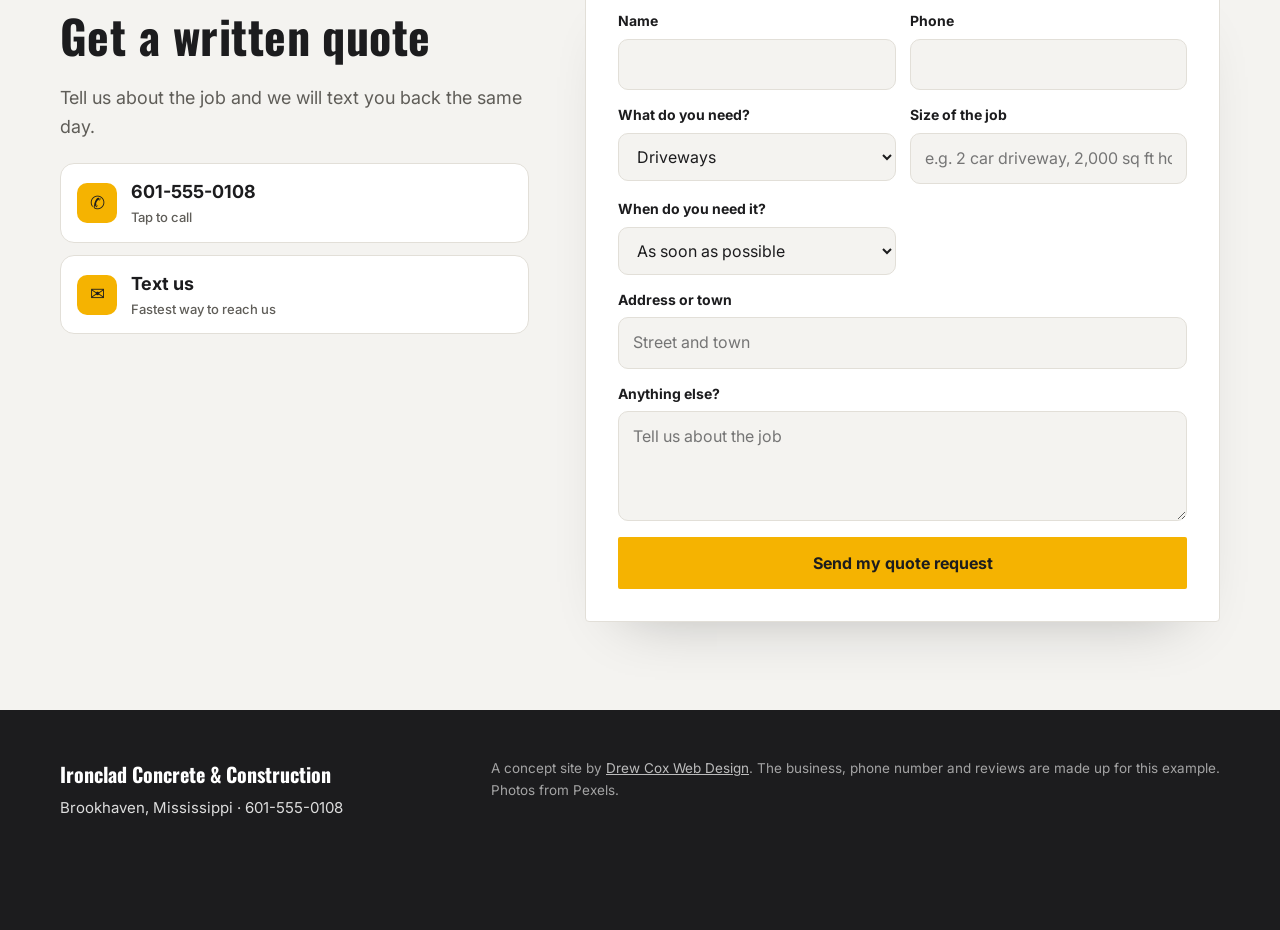
<file: demos/ironclad-concrete/index.html>
<!DOCTYPE html>
<html lang="en">
<head>
<meta charset="utf-8">
<meta name="viewport" content="width=device-width, initial-scale=1">
<title>Ironclad Concrete &amp; Construction | Concept site by Drew Cox Web Design</title>
<meta name="description" content="Concept website for a fictional concrete contractor business in Brookhaven, MS. An example of the Pro package by Drew Cox Web Design.">
<meta name="robots" content="noindex">
<link rel="icon" href="../../favicon.svg" type="image/svg+xml">
<link rel="preconnect" href="https://fonts.googleapis.com"><link rel="preconnect" href="https://fonts.gstatic.com" crossorigin>
<link href="https://fonts.googleapis.com/css2?family=Oswald:wght@500;600;700&family=Inter:wght@400;500;600;700&display=swap" rel="stylesheet">

<link rel="stylesheet" href="../demo.css">
</head>
<body style="--display-font:Oswald,sans-serif;--display-weight:700;--display-track:.01em;--body-font:Inter,sans-serif;--bg:#f4f3f0;--card:#fff;--ink:#1c1c1e;--muted:#5f5d58;--line:#e2dfd8;--accent:#f5b301;--on-accent:#1c1c1e;--accent-ink:#9a6f00;--strip-bg:#1c1c1e;--strip-ink:#f5b301;--chip:#ebe8e1;--accent-soft:#fff6d9;--est-bg:#1c1c1e;--est-ink:#fff;--foot-bg:#1c1c1e;--radius-btn:2px;--radius-card:4px;--radius-img:4px;--mark-radius:2px;--ghost-ink:#fff;--before-filter:grayscale(1) brightness(.75) contrast(.9)">
<div class="cbar"><div class="wrap">
  <div><span class="tag">Concept site</span><span class="long"><b>Ironclad Concrete &amp; Construction</b> is a made-up business. This is an example of my <b>Pro ($550)</b> package.</span><span class="short">Made-up business &middot; <b>Pro $550</b></span></div>
  <nav><a href="/#work">&larr; Back to Drew's work</a><a class="go" href="/?style=ironclad-concrete#preview-sec">Get a site like this</a></nav>
</div></div>
<header class="site-head"><div class="wrap">
  <a class="logo" href="#top"><span class="logo-mark">IC</span><span class="logo-name">Ironclad<small>Concrete &amp; Construction &middot; Brookhaven, MS</small></span></a>
  <nav><a href="#services">Services</a><a href="#work">Our work</a><a href="#price">Pricing</a><a href="#faq">FAQ</a><a href="#contact">Contact</a><a class="btn sm" href="tel:6015550108">Call 601-555-0108</a></nav>
</div></header>
<main id="top">

<section class="hero"><img src="../../assets/demos/33405139-2000.webp" srcset="../../assets/demos/33405139-800.webp 800w, ../../assets/demos/33405139-2000.webp 2000w" sizes="(max-width:760px) 100vw, 60vw" alt="Driveways, slabs and patios built to outlast you.">
<div class="wrap"><span class="eyebrow" style="color:#fff;opacity:.85">Concrete contractor &middot; Brookhaven, Mississippi</span>
<h1>Driveways, slabs and patios built to outlast you.</h1><p class="lead">Residential and light commercial concrete across Southwest Mississippi. Real scheduling, written quotes, and crews that clean up.</p>
<div class="btn-row"><a class="btn" href="#contact">Get a free quote</a><a class="btn ghost" href="#price">Get an instant price</a></div>
<ul class="hero-facts"><li>Written quotes</li><li>Rebar in every slab</li><li>Southwest Mississippi</li></ul></div></section>
<div class="strip"><div class="wrap"><ul><li>Written quotes</li><li>Rebar reinforced</li><li>Licensed and insured</li><li>Clean job sites</li></ul></div></div>
<section id="services"><div class="wrap"><div class="sec-head"><span class="eyebrow">What we do</span><h2>Services and prices</h2><p>Straight answers on what things cost, before you ever pick up the phone.</p></div><div class="services"><article class="svc photo"><img src="../../assets/demos/8134848-900.webp" srcset="../../assets/demos/8134848-800.webp 800w, ../../assets/demos/8134848-900.webp 900w" sizes="(max-width:760px) 100vw, 60vw" alt="Driveways" loading="lazy"><div class="in"><h3>Driveways</h3><p>Tear-out and replacement, broom or exposed aggregate finish.</p><div class="price">From $8 / sq ft</div></div></article><article class="svc photo"><img src="../../assets/demos/31672890-900.webp" srcset="../../assets/demos/31672890-800.webp 800w, ../../assets/demos/31672890-900.webp 900w" sizes="(max-width:760px) 100vw, 60vw" alt="Slabs and Foundations" loading="lazy"><div class="in"><h3>Slabs and Foundations</h3><p>Shops, barns, additions and house slabs, formed and inspected.</p><div class="price">From $7 / sq ft</div></div></article><article class="svc photo"><img src="../../assets/demos/37121398-900.webp" srcset="../../assets/demos/37121398-800.webp 800w, ../../assets/demos/37121398-900.webp 900w" sizes="(max-width:760px) 100vw, 60vw" alt="Patios and Walkways" loading="lazy"><div class="in"><h3>Patios and Walkways</h3><p>Stamped, stained or plain, sized for how you use your yard.</p><div class="price">From $9 / sq ft</div></div></article><article class="svc photo"><img src="../../assets/demos/4134382-900.webp" srcset="../../assets/demos/4134382-800.webp 800w, ../../assets/demos/4134382-900.webp 900w" sizes="(max-width:760px) 100vw, 60vw" alt="Repairs" loading="lazy"><div class="in"><h3>Repairs</h3><p>Cracked or sunken sections cut out and replaced.</p><div class="price">Ask for a quote</div></div></article></div></div></section>

<section class="tight"><div class="wrap"><div class="sec-head center"><span class="eyebrow">Before and after</span><h2>Old driveway, new driveway</h2></div>
<div class="ba"><img class="after" src="../../assets/demos/8134848-1600.webp" srcset="../../assets/demos/8134848-800.webp 800w, ../../assets/demos/8134848-1600.webp 1600w" sizes="(max-width:760px) 100vw, 60vw" alt="After" loading="lazy"><img class="before" src="../../assets/demos/8134848-1600.webp" srcset="../../assets/demos/8134848-800.webp 800w, ../../assets/demos/8134848-1600.webp 1600w" sizes="(max-width:760px) 100vw, 60vw" alt="Before" loading="lazy"><div class="handle"></div><span class="lab l">Before</span><span class="lab r">After</span><input type="range" min="0" max="100" value="50" aria-label="Compare before and after"></div>
<p class="ba-note">Example image for this concept site. On your site, this shows your real before and after photos.</p></div></section>
<section id="price"><div class="wrap"><div class="sec-head"><span class="eyebrow">Instant price</span><h2>Rough project cost</h2><p>Pick what you need and see a price right away. No phone tag.</p></div>
<div class="est" data-est><div class="est-form"><label class="field">Start here</label><select data-base><option value="1300">Patio, 12 x 12</option><option value="1100">Walkway, 40 ft</option><option value="3800">Single driveway, 12 x 40</option><option value="6400">Double driveway, 20 x 40</option><option value="8400">Shop slab, 30 x 40</option></select><label class="field">Add-ons</label><div class="est-opts"><label><input type="checkbox" data-add value="900"> Tear-out of old concrete <span class="plus">+$900</span></label><label><input type="checkbox" data-add value="1200"> Stamped or stained finish <span class="plus">+$1,200</span></label><label><input type="checkbox" data-add value="700"> Extra thick 6 inch pour <span class="plus">+$700</span></label></div></div>
<div class="est-out"><span class="lbl">Your estimate</span><div class="total" data-total>$0</div><p>Ballpark only. Every job gets a free on-site measure and a written quote.</p><a class="btn" href="#contact" style="background:var(--bg);color:var(--ink);border-color:var(--bg)">Lock in this price</a></div></div></div></section>
<section id="work"><div class="wrap"><div class="sec-head"><span class="eyebrow">Recent work</span><h2>See it for yourself</h2><p>Real photos from real jobs go here, so customers can see your work before they call.</p></div><div class="gallery"><figure class="big"><img src="../../assets/demos/37121398-1200.webp" srcset="../../assets/demos/37121398-800.webp 800w, ../../assets/demos/37121398-1200.webp 1200w" sizes="(max-width:760px) 100vw, 60vw" alt="Power trowel finish" loading="lazy"><figcaption>Power trowel finish</figcaption></figure><figure class=""><img src="../../assets/demos/31672890-1200.webp" srcset="../../assets/demos/31672890-800.webp 800w, ../../assets/demos/31672890-1200.webp 1200w" sizes="(max-width:760px) 100vw, 60vw" alt="Shop slab pour" loading="lazy"><figcaption>Shop slab pour</figcaption></figure><figure class=""><img src="../../assets/demos/39120449-1200.webp" srcset="../../assets/demos/39120449-800.webp 800w, ../../assets/demos/39120449-1200.webp 1200w" sizes="(max-width:760px) 100vw, 60vw" alt="Edging detail" loading="lazy"><figcaption>Edging detail</figcaption></figure><figure class="wide"><img src="../../assets/demos/4134382-1200.webp" srcset="../../assets/demos/4134382-800.webp 800w, ../../assets/demos/4134382-1200.webp 1200w" sizes="(max-width:760px) 100vw, 60vw" alt="Hand finishing" loading="lazy"><figcaption>Hand finishing</figcaption></figure></div></div></section>
<section class="tight"><div class="wrap"><div class="sec-head"><span class="eyebrow">How it works</span><h2>Simple from start to finish</h2></div><div class="steps"><div class="step"><h3>Free on-site measure</h3><p>We look at the ground, drainage and access.</p></div><div class="step"><h3>Written quote</h3><p>Clear price, timeline and what is included.</p></div><div class="step"><h3>Form and pour</h3><p>Grade, rebar, forms and a clean pour.</p></div><div class="step"><h3>Cure and cleanup</h3><p>We seal edges, haul off debris, and walk it with you.</p></div></div></div></section>
<section class="tight"><div class="wrap"><div class="sec-head"><span class="eyebrow">Reviews</span><h2>What customers say</h2></div><span class="sample-note">Example reviews &middot; your real Google reviews go here</span><div class="reviews"><div class="review"><div class="stars">★★★★★</div><p>&ldquo;They tore out our cracked driveway and poured a new one in four days.&rdquo;</p><div class="who">Homeowner <span>&middot; Brookhaven</span></div></div><div class="review"><div class="stars">★★★★★</div><p>&ldquo;Gave us a written quote and hit it exactly.&rdquo;</p><div class="who">Homeowner <span>&middot; McComb</span></div></div><div class="review"><div class="stars">★★★★★</div><p>&ldquo;Our shop slab is dead level. Will use them again.&rdquo;</p><div class="who">Farm owner <span>&middot; Wesson</span></div></div></div></div></section>
<section id="faq"><div class="wrap"><div class="sec-head"><span class="eyebrow">Questions</span><h2>Good to know</h2></div><div class="faq"><details><summary>How soon can I drive on a new driveway?</summary><p>Light foot traffic after a day, cars after about seven days, heavy trucks after 28.</p></details><details><summary>Do you pull permits?</summary><p>Yes, when the city or county requires one. It is included in your quote.</p></details><details><summary>Do you use rebar or wire mesh?</summary><p>Rebar on a grid in every driveway and slab. It costs a little more and lasts a lot longer.</p></details><details><summary>What areas do you cover?</summary><p>Lincoln, Pike, Copiah, Lawrence and Amite counties.</p></details></div></div></section>
<section class="tight"><div class="wrap"><div class="map-wrap"><div class="info-card"><h3>Hours</h3><ul class="hours"><li><span>Mon – Fri</span><b>6:30am – 5pm</b></li><li><span>Sat</span><b>Estimates by appointment</b></li><li><span>Sun</span><b>Closed</b></li></ul><h3 style="margin-top:24px">Areas we serve</h3><div class="chips"><span>Brookhaven</span><span>McComb</span><span>Summit</span><span>Hazlehurst</span><span>Monticello</span><span>Liberty</span></div></div>
<iframe title="Map of Brookhaven, Mississippi" loading="lazy" src="https://maps.google.com/maps?q=Brookhaven,%20MS&z=11&output=embed"></iframe></div></div></section>
<section id="contact" class="contact"><div class="wrap">
<div><span class="eyebrow">Contact</span><h2 style="font-size:clamp(30px,4vw,46px)">Get a written quote</h2><p style="color:var(--muted);font-size:18px">Tell us about the job and we will text you back the same day.</p>
<div class="direct"><a href="tel:6015550108"><span class="ic">✆</span><div>601-555-0108<span>Tap to call</span></div></a><a href="sms:6015550108"><span class="ic">✉</span><div>Text us<span>Fastest way to reach us</span></div></a></div></div>
<div class="contact-card"><form data-demo><div class="form-grid"><div><label>Name</label><input required></div><div><label>Phone</label><input type="tel" required></div><div><label>What do you need?</label><select><option>Driveways</option><option>Slabs and Foundations</option><option>Patios and Walkways</option><option>Repairs</option></select></div><div><label>Size of the job</label><input placeholder="e.g. 2 car driveway, 2,000 sq ft house"></div><div><label>When do you need it?</label><select><option>As soon as possible</option><option>In the next month</option><option>Just pricing it out</option></select></div><div class="full"><label>Address or town</label><input placeholder="Street and town"></div><div class="full"><label>Anything else?</label><textarea placeholder="Tell us about the job"></textarea></div></div><button class="btn" type="submit">Send my quote request</button>
<div class="demo-msg">This is a concept site, so this form does not send anywhere. On your real site, it goes straight to your phone and email.</div></form></div>
</div></section>
</main>
<footer class="site-foot"><div class="wrap"><div><b>Ironclad Concrete &amp; Construction</b>Brookhaven, Mississippi &middot; 601-555-0108</div>
<div class="made">A concept site by <a href="/">Drew Cox Web Design</a>. The business, phone number and reviews are made up for this example.<br>Photos from Pexels.</div></div></footer>
<div class="callbar"><a class="call" href="tel:6015550108">✆ Call</a><a class="text" href="sms:6015550108">✉ Text</a></div>
<script src="../demo.js"></script>
</body></html>
</file>
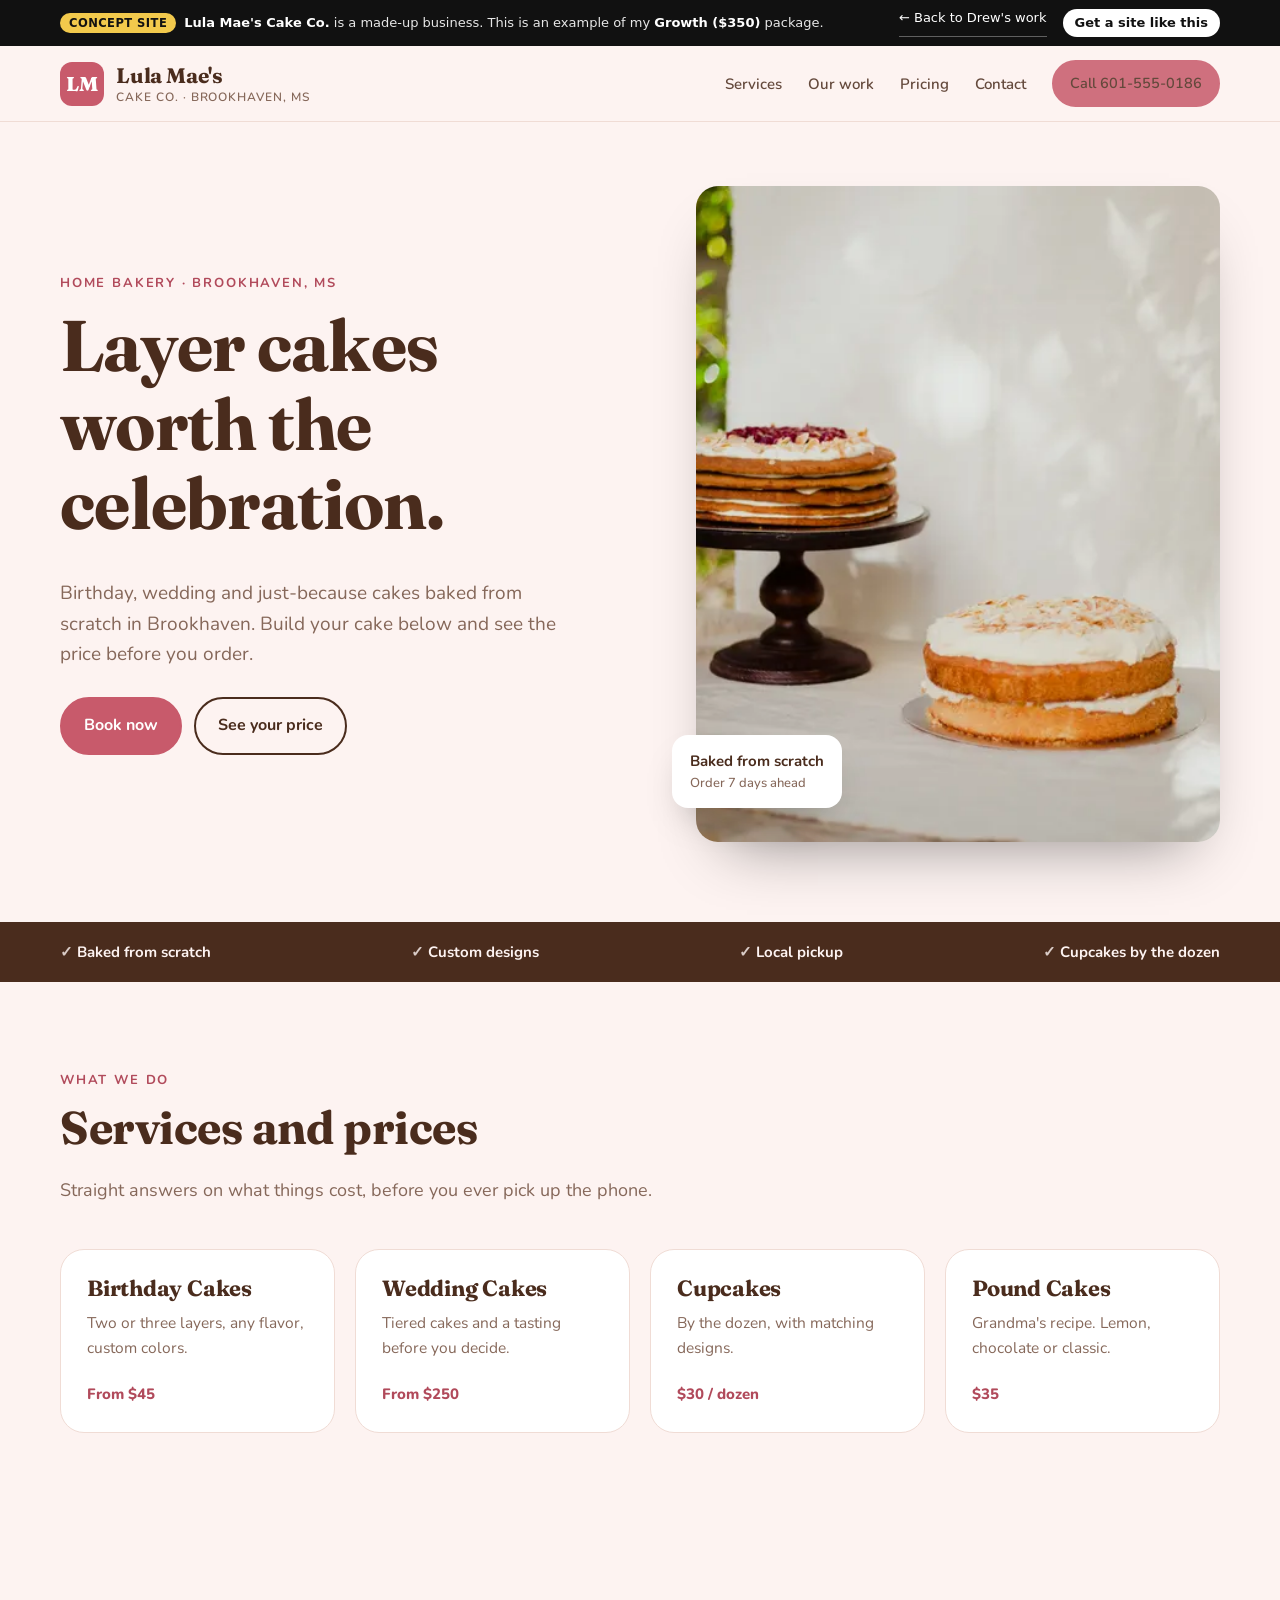
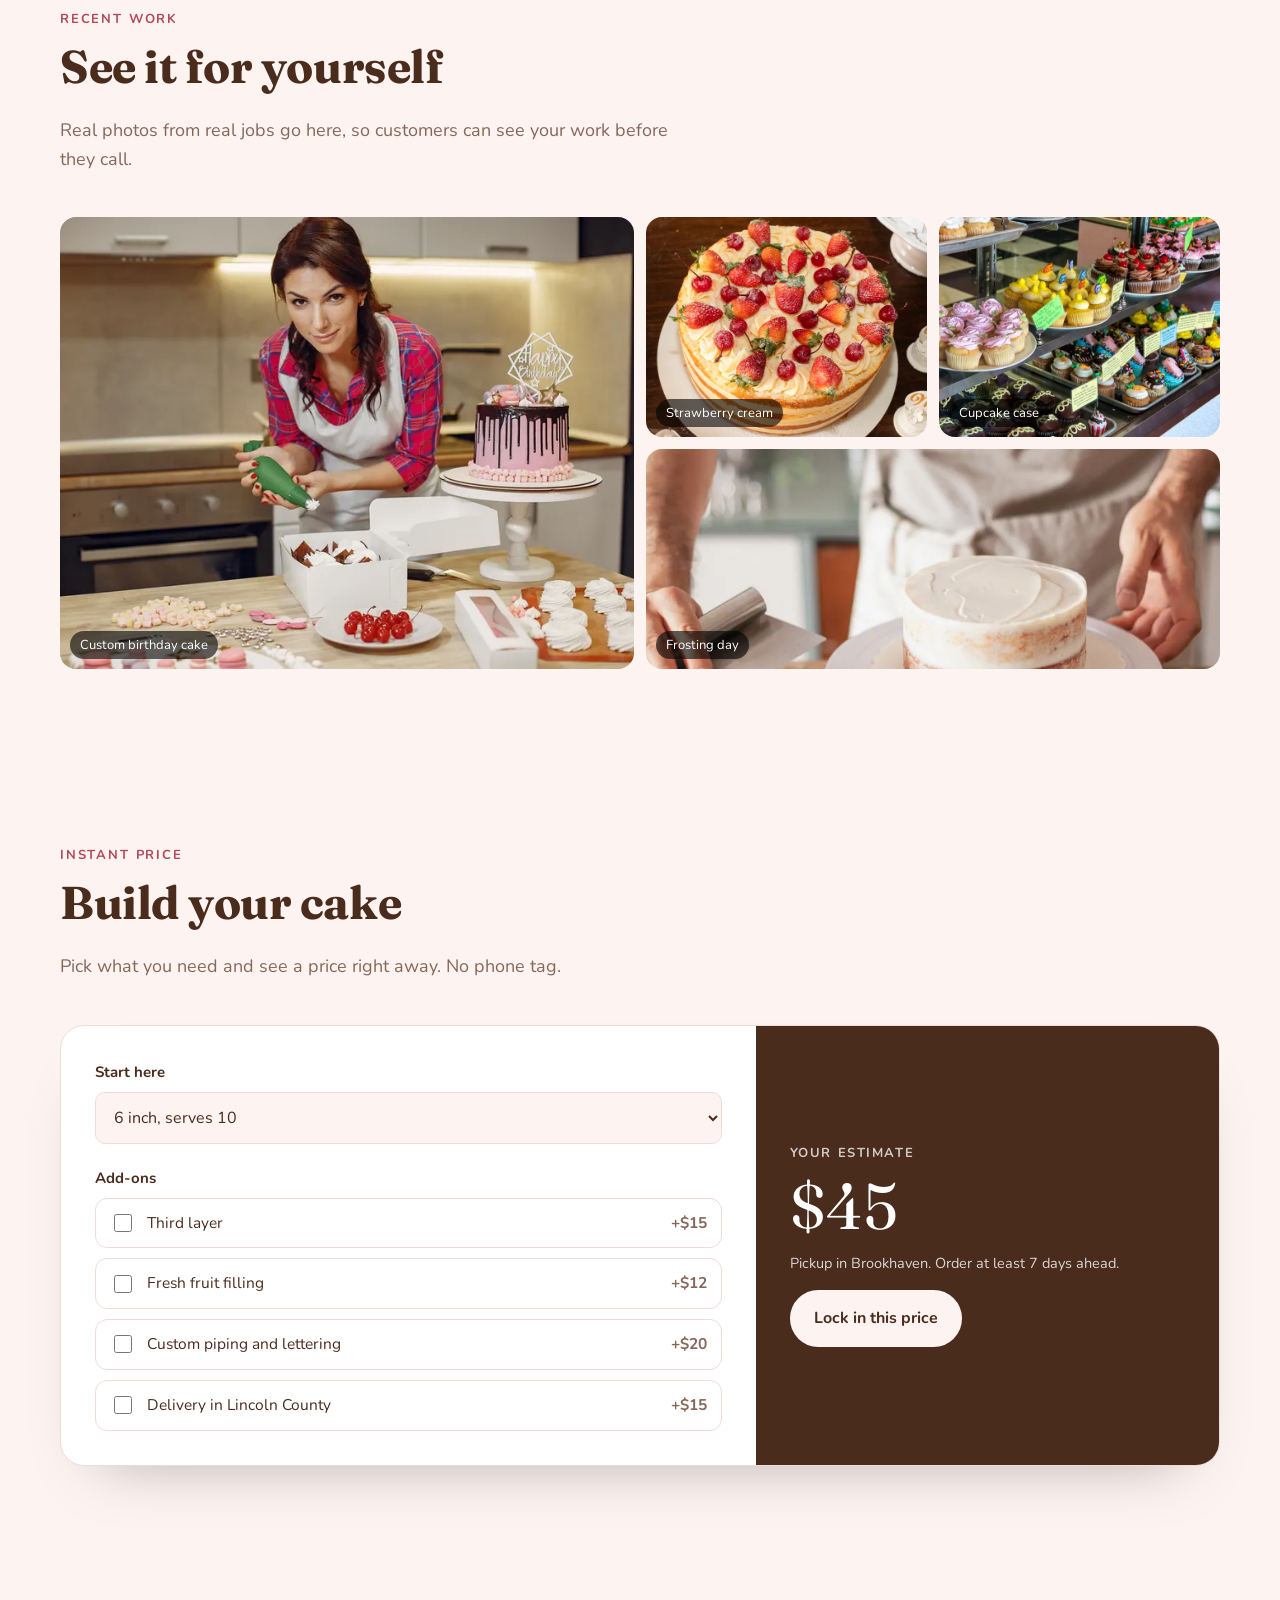
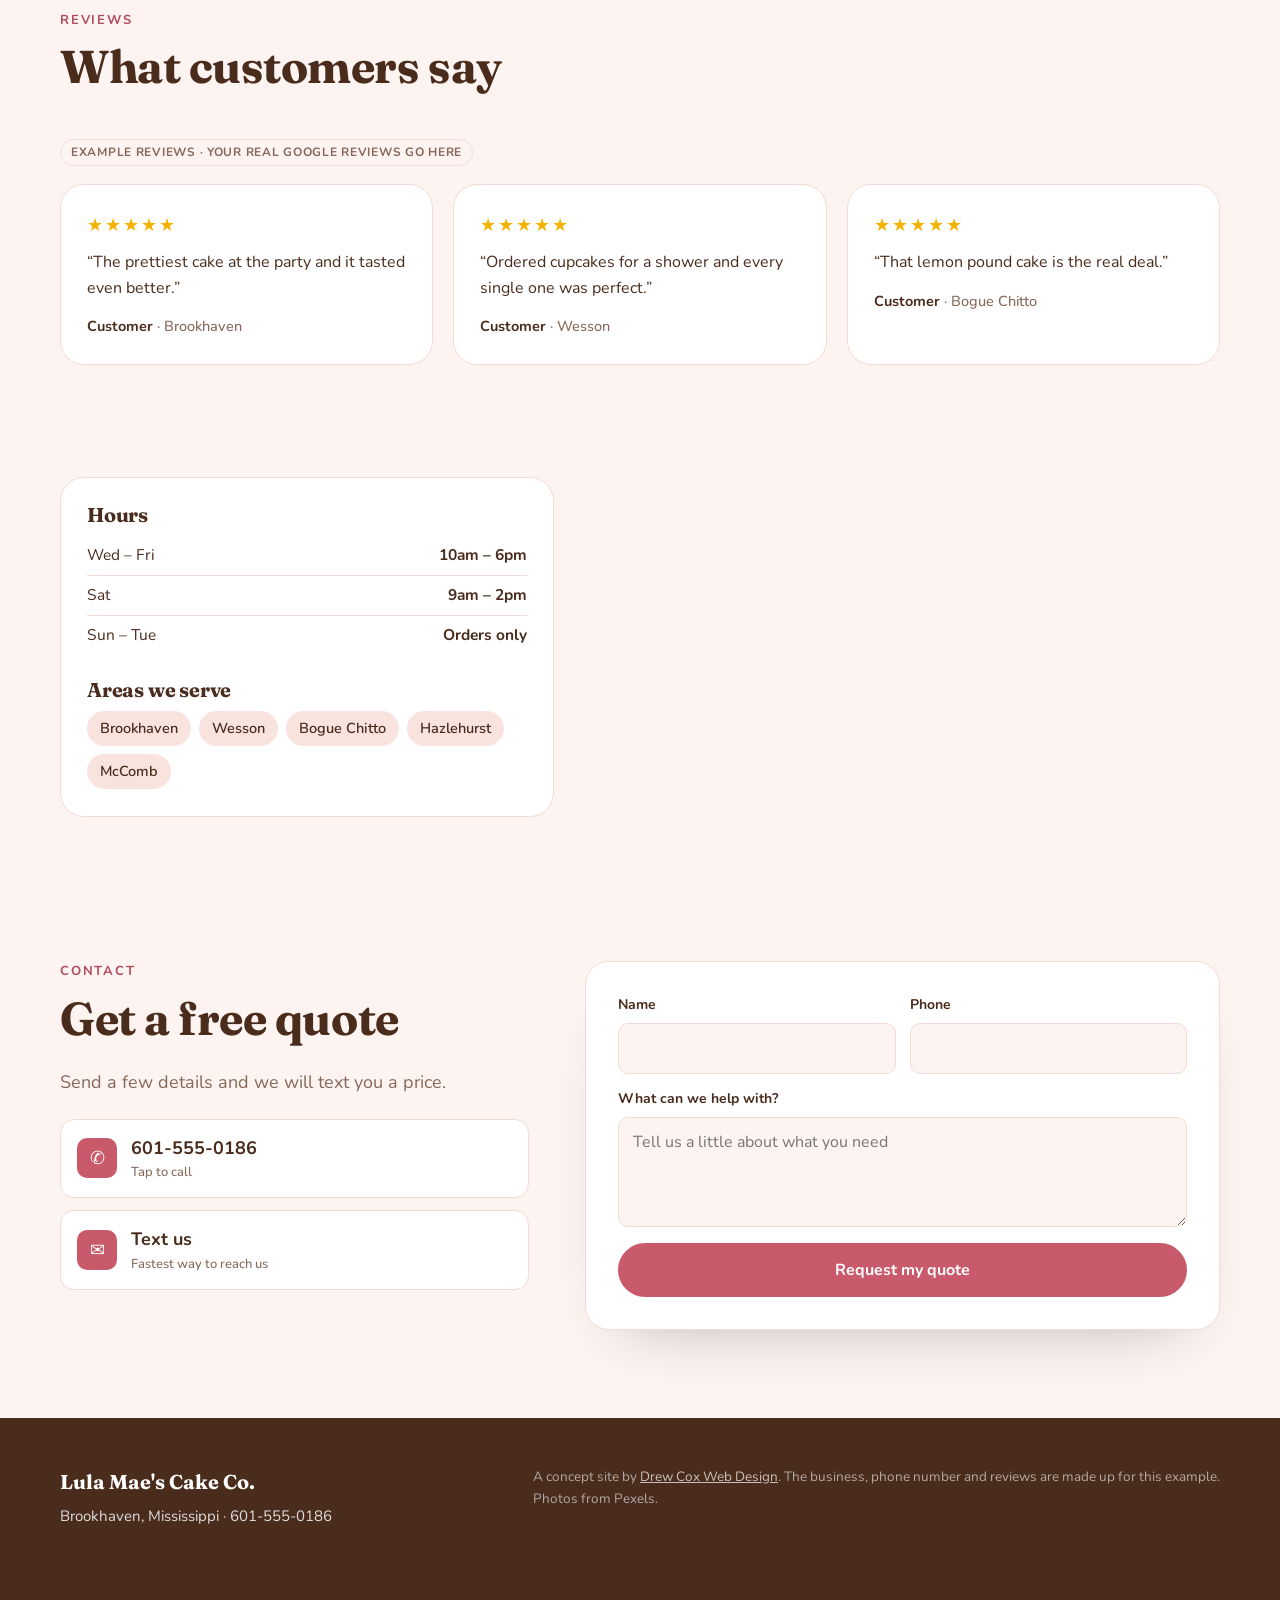
<file: demos/lula-maes-cake-co/index.html>
<!DOCTYPE html>
<html lang="en">
<head>
<meta charset="utf-8">
<meta name="viewport" content="width=device-width, initial-scale=1">
<title>Lula Mae's Cake Co. | Concept site by Drew Cox Web Design</title>
<meta name="description" content="Concept website for a fictional home bakery business in Brookhaven, MS. An example of the Growth package by Drew Cox Web Design.">
<meta name="robots" content="noindex">
<link rel="icon" href="../../favicon.svg" type="image/svg+xml">
<link rel="preconnect" href="https://fonts.googleapis.com"><link rel="preconnect" href="https://fonts.gstatic.com" crossorigin>
<link href="https://fonts.googleapis.com/css2?family=Fraunces:ital,opsz,wght@0,9..144,600;1,9..144,500&family=Nunito:wght@400;600;800&display=swap" rel="stylesheet">

<link rel="stylesheet" href="../demo.css">
</head>
<body style="--display-font:Fraunces,serif;--body-font:Nunito,sans-serif;--bg:#fdf3f1;--card:#fff;--ink:#4a2c1d;--muted:#86685a;--line:#f0dcd5;--accent:#c85a6b;--on-accent:#fff;--accent-ink:#b14a5b;--strip-bg:#4a2c1d;--strip-ink:#fdf3f1;--chip:#f8e3df;--accent-soft:#fbe8eb;--est-bg:#4a2c1d;--foot-bg:#4a2c1d;--radius-btn:99px;--radius-card:24px">
<div class="cbar"><div class="wrap">
  <div><span class="tag">Concept site</span><span class="long"><b>Lula Mae's Cake Co.</b> is a made-up business. This is an example of my <b>Growth ($350)</b> package.</span><span class="short">Made-up business &middot; <b>Growth $350</b></span></div>
  <nav><a href="/#work">&larr; Back to Drew's work</a><a class="go" href="/?style=lula-maes-cake-co#preview-sec">Get a site like this</a></nav>
</div></div>
<header class="site-head"><div class="wrap">
  <a class="logo" href="#top"><span class="logo-mark">LM</span><span class="logo-name">Lula Mae's<small>Cake Co. &middot; Brookhaven, MS</small></span></a>
  <nav><a href="#services">Services</a><a href="#work">Our work</a><a href="#price">Pricing</a><a href="#contact">Contact</a><a class="btn sm" href="tel:6015550186">Call 601-555-0186</a></nav>
</div></header>
<main id="top">

<section class="hero-split"><div class="wrap">
<div><span class="eyebrow">Home bakery &middot; Brookhaven, MS</span><h1>Layer cakes worth the celebration.</h1><p class="lead">Birthday, wedding and just-because cakes baked from scratch in Brookhaven. Build your cake below and see the price before you order.</p>
<div class="btn-row"><a class="btn" href="#contact">Book now</a><a class="btn ghost" href="#price">See your price</a></div></div>
<div class="photo"><img src="../../assets/demos/19651272-1600.webp" srcset="../../assets/demos/19651272-800.webp 800w, ../../assets/demos/19651272-1600.webp 1600w" sizes="(max-width:760px) 100vw, 60vw" alt="Layer cakes worth the celebration."><div class="badge">Baked from scratch<span>Order 7 days ahead</span></div></div>
</div></section>
<div class="strip"><div class="wrap"><ul><li>Baked from scratch</li><li>Custom designs</li><li>Local pickup</li><li>Cupcakes by the dozen</li></ul></div></div>
<section id="services"><div class="wrap"><div class="sec-head"><span class="eyebrow">What we do</span><h2>Services and prices</h2><p>Straight answers on what things cost, before you ever pick up the phone.</p></div><div class="services"><article class="svc"><h3>Birthday Cakes</h3><p>Two or three layers, any flavor, custom colors.</p><div class="price">From $45</div></article><article class="svc"><h3>Wedding Cakes</h3><p>Tiered cakes and a tasting before you decide.</p><div class="price">From $250</div></article><article class="svc"><h3>Cupcakes</h3><p>By the dozen, with matching designs.</p><div class="price">$30 / dozen</div></article><article class="svc"><h3>Pound Cakes</h3><p>Grandma's recipe. Lemon, chocolate or classic.</p><div class="price">$35</div></article></div></div></section>
<section id="work"><div class="wrap"><div class="sec-head"><span class="eyebrow">Recent work</span><h2>See it for yourself</h2><p>Real photos from real jobs go here, so customers can see your work before they call.</p></div><div class="gallery"><figure class="big"><img src="../../assets/demos/3983699-1200.webp" srcset="../../assets/demos/3983699-800.webp 800w, ../../assets/demos/3983699-1200.webp 1200w" sizes="(max-width:760px) 100vw, 60vw" alt="Custom birthday cake" loading="lazy"><figcaption>Custom birthday cake</figcaption></figure><figure class=""><img src="../../assets/demos/33811669-1200.webp" srcset="../../assets/demos/33811669-800.webp 800w, ../../assets/demos/33811669-1200.webp 1200w" sizes="(max-width:760px) 100vw, 60vw" alt="Strawberry cream" loading="lazy"><figcaption>Strawberry cream</figcaption></figure><figure class=""><img src="../../assets/demos/8525753-1200.webp" srcset="../../assets/demos/8525753-800.webp 800w, ../../assets/demos/8525753-1200.webp 1200w" sizes="(max-width:760px) 100vw, 60vw" alt="Cupcake case" loading="lazy"><figcaption>Cupcake case</figcaption></figure><figure class="wide"><img src="../../assets/demos/8477964-1200.webp" srcset="../../assets/demos/8477964-800.webp 800w, ../../assets/demos/8477964-1200.webp 1200w" sizes="(max-width:760px) 100vw, 60vw" alt="Frosting day" loading="lazy"><figcaption>Frosting day</figcaption></figure></div></div></section>
<section id="price"><div class="wrap"><div class="sec-head"><span class="eyebrow">Instant price</span><h2>Build your cake</h2><p>Pick what you need and see a price right away. No phone tag.</p></div>
<div class="est" data-est><div class="est-form"><label class="field">Start here</label><select data-base><option value="45">6 inch, serves 10</option><option value="65">8 inch, serves 20</option><option value="95">10 inch, serves 35</option><option value="160">Two tier, serves 50</option></select><label class="field">Add-ons</label><div class="est-opts"><label><input type="checkbox" data-add value="15"> Third layer <span class="plus">+$15</span></label><label><input type="checkbox" data-add value="12"> Fresh fruit filling <span class="plus">+$12</span></label><label><input type="checkbox" data-add value="20"> Custom piping and lettering <span class="plus">+$20</span></label><label><input type="checkbox" data-add value="15"> Delivery in Lincoln County <span class="plus">+$15</span></label></div></div>
<div class="est-out"><span class="lbl">Your estimate</span><div class="total" data-total>$0</div><p>Pickup in Brookhaven. Order at least 7 days ahead.</p><a class="btn" href="#contact" style="background:var(--bg);color:var(--ink);border-color:var(--bg)">Lock in this price</a></div></div></div></section>
<section class="tight"><div class="wrap"><div class="sec-head"><span class="eyebrow">Reviews</span><h2>What customers say</h2></div><span class="sample-note">Example reviews &middot; your real Google reviews go here</span><div class="reviews"><div class="review"><div class="stars">★★★★★</div><p>&ldquo;The prettiest cake at the party and it tasted even better.&rdquo;</p><div class="who">Customer <span>&middot; Brookhaven</span></div></div><div class="review"><div class="stars">★★★★★</div><p>&ldquo;Ordered cupcakes for a shower and every single one was perfect.&rdquo;</p><div class="who">Customer <span>&middot; Wesson</span></div></div><div class="review"><div class="stars">★★★★★</div><p>&ldquo;That lemon pound cake is the real deal.&rdquo;</p><div class="who">Customer <span>&middot; Bogue Chitto</span></div></div></div></div></section>
<section class="tight"><div class="wrap"><div class="map-wrap"><div class="info-card"><h3>Hours</h3><ul class="hours"><li><span>Wed – Fri</span><b>10am – 6pm</b></li><li><span>Sat</span><b>9am – 2pm</b></li><li><span>Sun – Tue</span><b>Orders only</b></li></ul><h3 style="margin-top:24px">Areas we serve</h3><div class="chips"><span>Brookhaven</span><span>Wesson</span><span>Bogue Chitto</span><span>Hazlehurst</span><span>McComb</span></div></div>
<iframe title="Map of Brookhaven, Mississippi" loading="lazy" src="https://maps.google.com/maps?q=Brookhaven,%20MS&z=11&output=embed"></iframe></div></div></section>
<section id="contact" class="contact"><div class="wrap">
<div><span class="eyebrow">Contact</span><h2 style="font-size:clamp(30px,4vw,46px)">Get a free quote</h2><p style="color:var(--muted);font-size:18px">Send a few details and we will text you a price.</p>
<div class="direct"><a href="tel:6015550186"><span class="ic">✆</span><div>601-555-0186<span>Tap to call</span></div></a><a href="sms:6015550186"><span class="ic">✉</span><div>Text us<span>Fastest way to reach us</span></div></a></div></div>
<div class="contact-card"><form data-demo><div class="form-grid"><div><label>Name</label><input required></div><div><label>Phone</label><input type="tel" required></div><div class="full"><label>What can we help with?</label><textarea placeholder="Tell us a little about what you need"></textarea></div></div><button class="btn" type="submit">Request my quote</button>
<div class="demo-msg">This is a concept site, so this form does not send anywhere. On your real site, it goes straight to your phone and email.</div></form></div>
</div></section>
</main>
<footer class="site-foot"><div class="wrap"><div><b>Lula Mae's Cake Co.</b>Brookhaven, Mississippi &middot; 601-555-0186</div>
<div class="made">A concept site by <a href="/">Drew Cox Web Design</a>. The business, phone number and reviews are made up for this example.<br>Photos from Pexels.</div></div></footer>
<div class="callbar"><a class="call" href="tel:6015550186">✆ Call</a><a class="text" href="sms:6015550186">✉ Text</a></div>
<script src="../demo.js"></script>
</body></html>
</file>
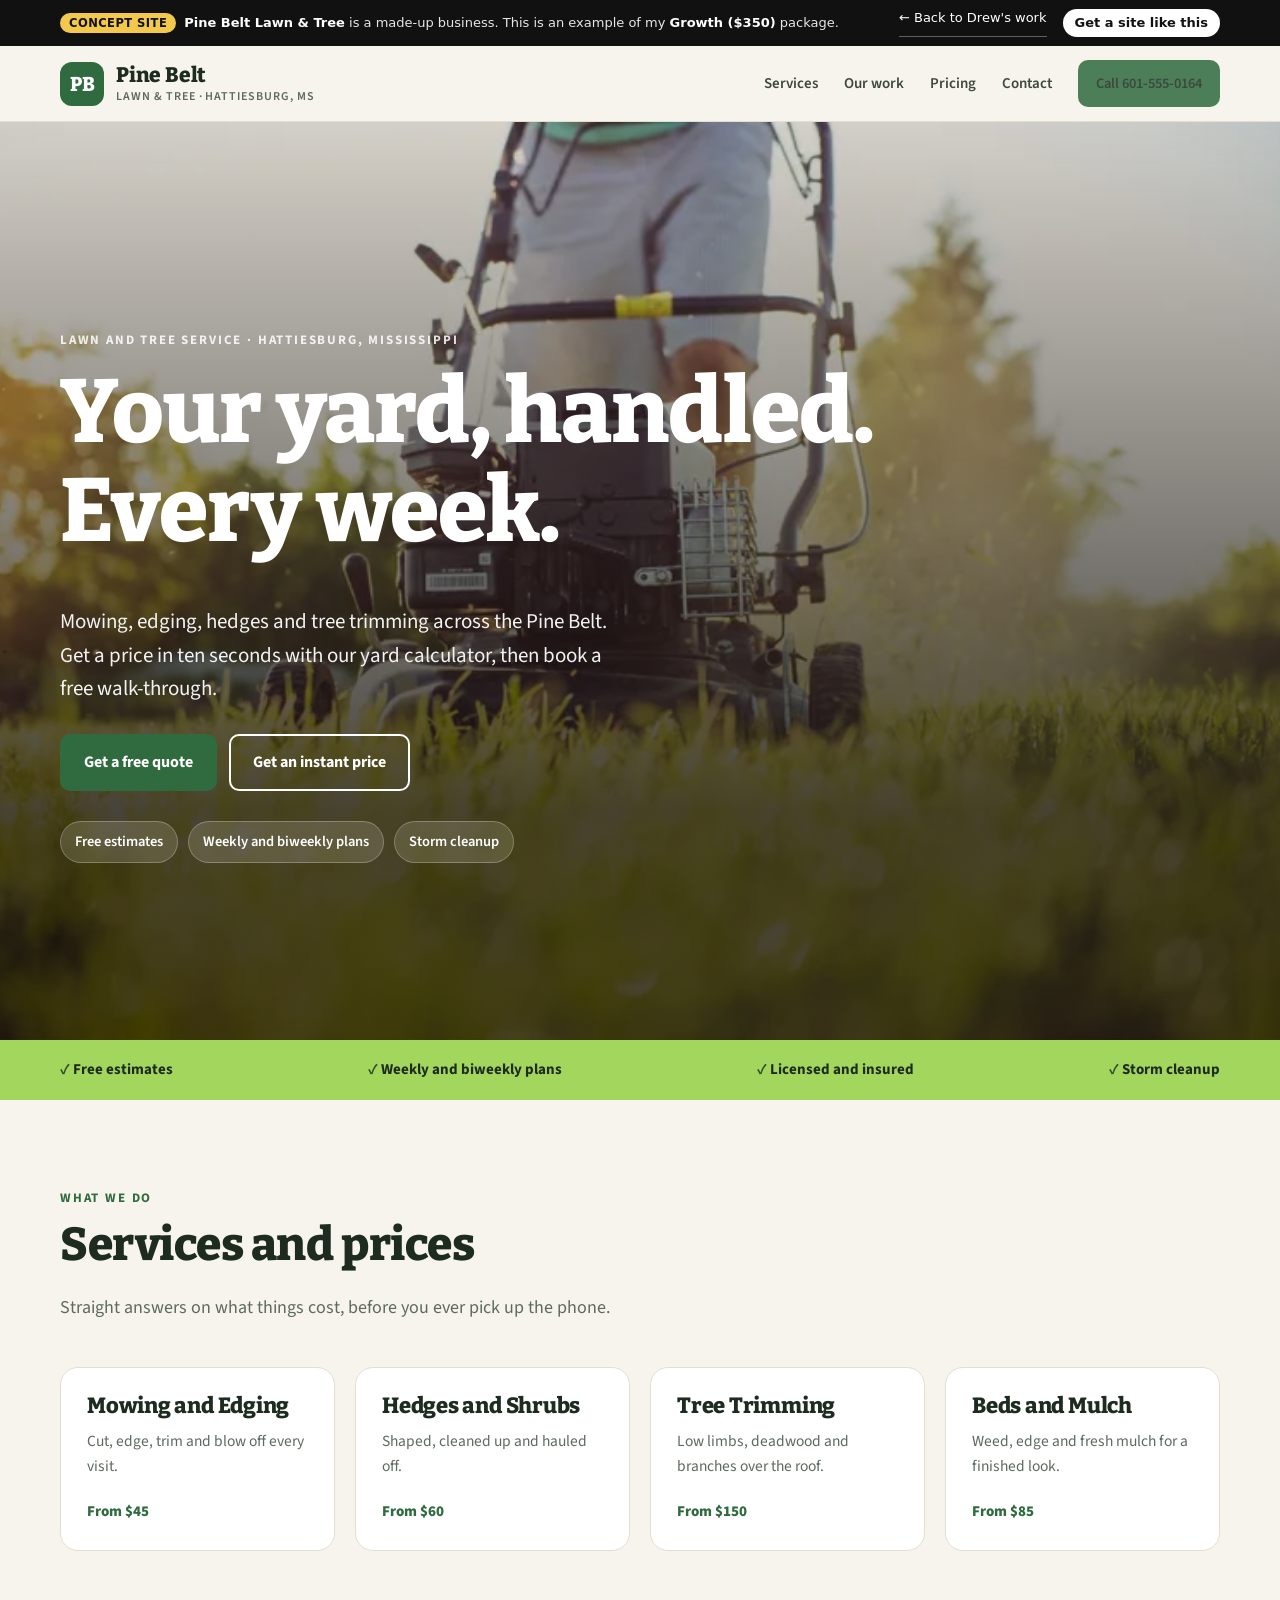
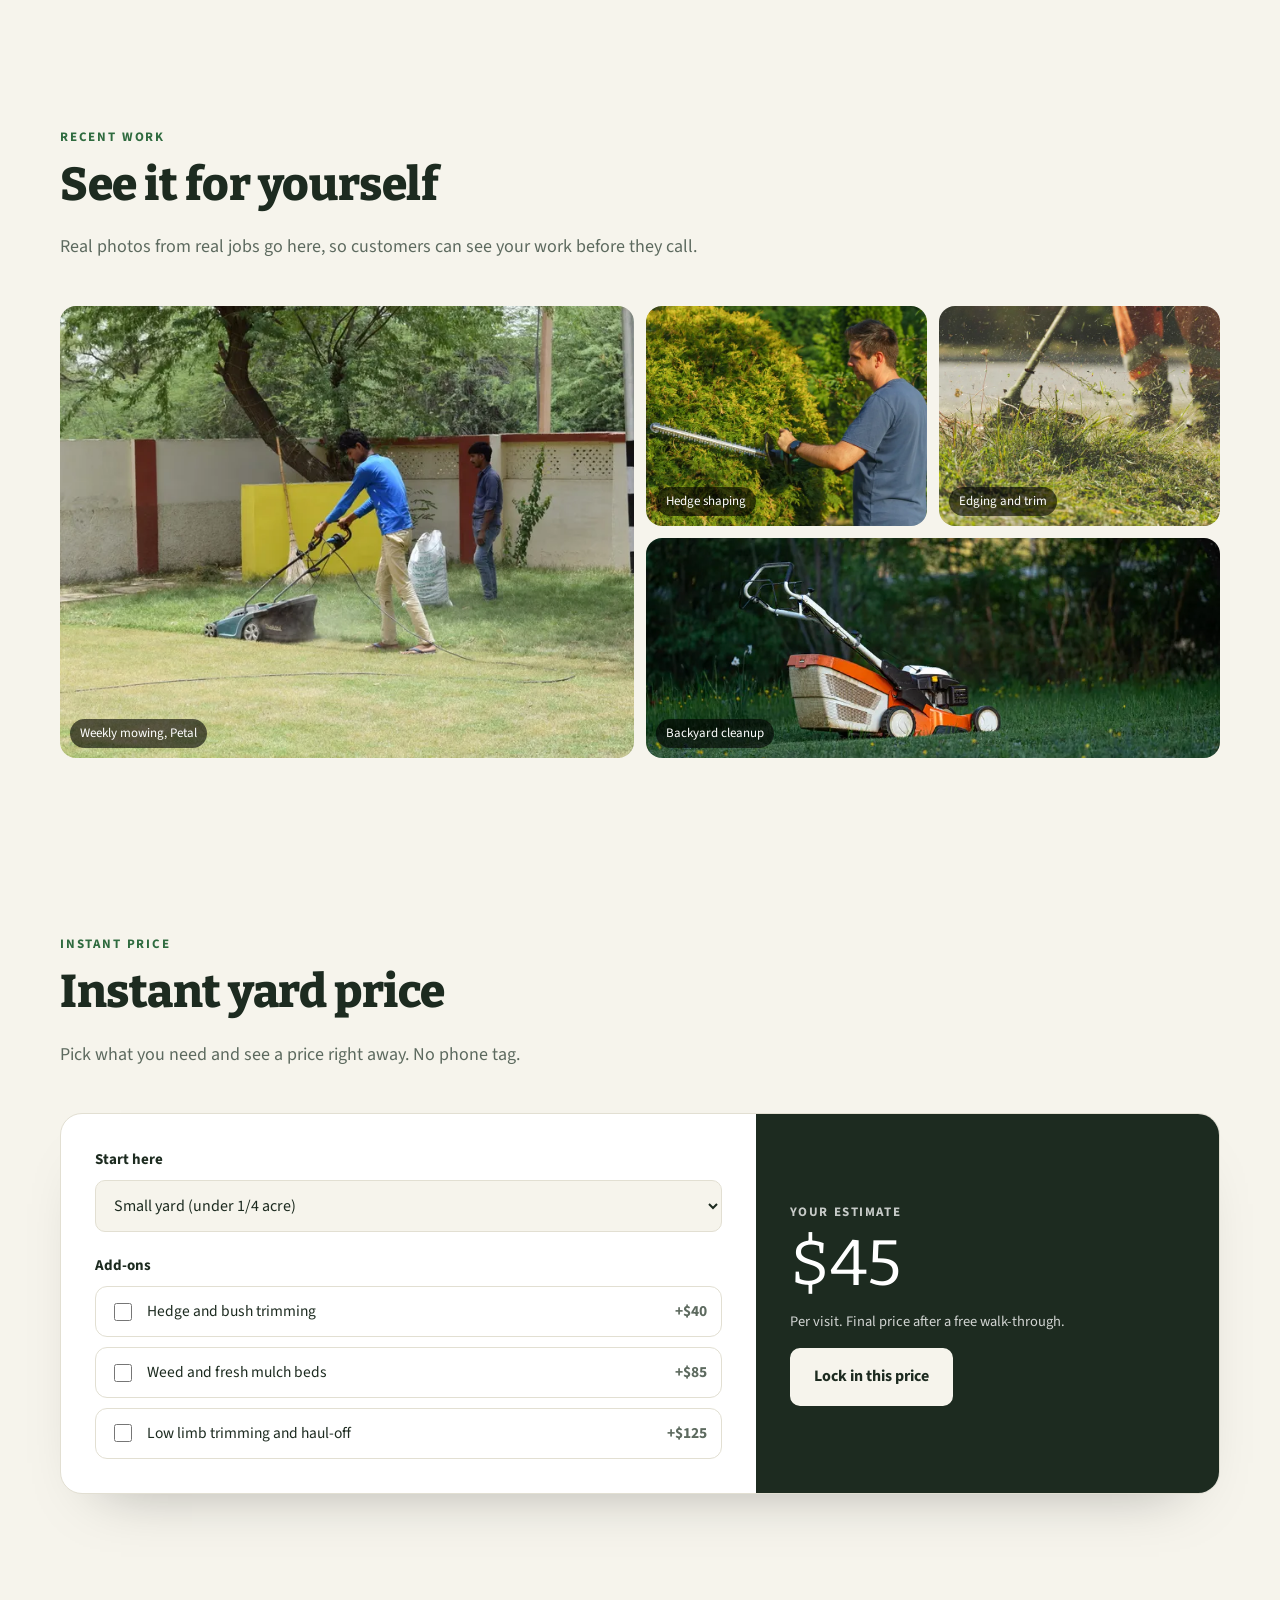
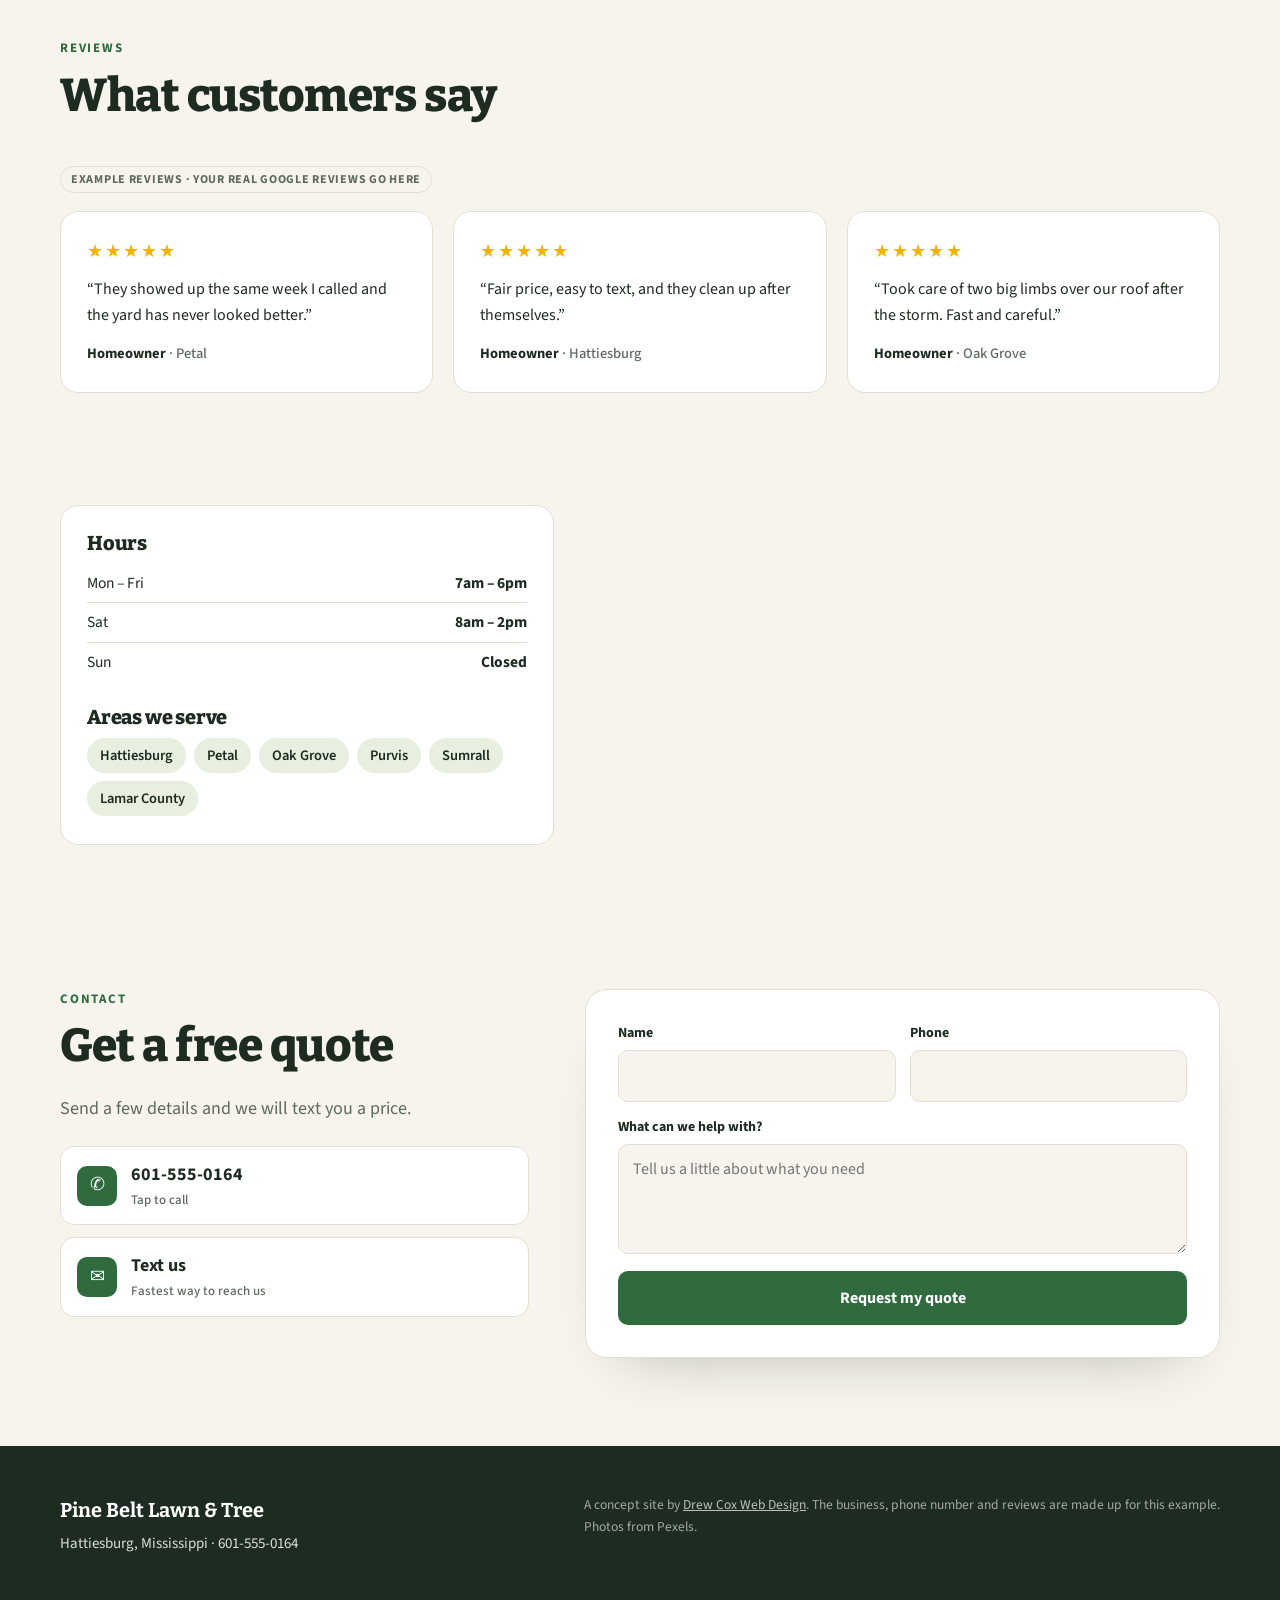
<file: demos/pine-belt-lawn-tree/index.html>
<!DOCTYPE html>
<html lang="en">
<head>
<meta charset="utf-8">
<meta name="viewport" content="width=device-width, initial-scale=1">
<title>Pine Belt Lawn &amp; Tree | Concept site by Drew Cox Web Design</title>
<meta name="description" content="Concept website for a fictional lawn and tree service business in Hattiesburg, MS. An example of the Growth package by Drew Cox Web Design.">
<meta name="robots" content="noindex">
<link rel="icon" href="../../favicon.svg" type="image/svg+xml">
<link rel="preconnect" href="https://fonts.googleapis.com"><link rel="preconnect" href="https://fonts.gstatic.com" crossorigin>
<link href="https://fonts.googleapis.com/css2?family=Bitter:wght@600;800&family=Source+Sans+3:wght@400;600;700&display=swap" rel="stylesheet">

<link rel="stylesheet" href="../demo.css">
</head>
<body style="--display-font:Bitter,serif;--display-weight:800;--body-font:'Source Sans 3',sans-serif;--bg:#f6f4ec;--card:#fff;--ink:#1d2b20;--muted:#5d6a5f;--line:#e2dfd2;--accent:#2f6b3f;--on-accent:#fff;--accent-ink:#2f6b3f;--strip-bg:#a3d65c;--strip-ink:#1d2b20;--chip:#e8efdf;--accent-soft:#eaf3e2;--est-bg:#1d2b20;--foot-bg:#1d2b20;--radius-btn:10px">
<div class="cbar"><div class="wrap">
  <div><span class="tag">Concept site</span><span class="long"><b>Pine Belt Lawn &amp; Tree</b> is a made-up business. This is an example of my <b>Growth ($350)</b> package.</span><span class="short">Made-up business &middot; <b>Growth $350</b></span></div>
  <nav><a href="/#work">&larr; Back to Drew's work</a><a class="go" href="/?style=pine-belt-lawn-tree#preview-sec">Get a site like this</a></nav>
</div></div>
<header class="site-head"><div class="wrap">
  <a class="logo" href="#top"><span class="logo-mark">PB</span><span class="logo-name">Pine Belt<small>Lawn &amp; Tree &middot; Hattiesburg, MS</small></span></a>
  <nav><a href="#services">Services</a><a href="#work">Our work</a><a href="#price">Pricing</a><a href="#contact">Contact</a><a class="btn sm" href="tel:6015550164">Call 601-555-0164</a></nav>
</div></header>
<main id="top">

<section class="hero"><img src="../../assets/demos/6728919-2000.webp" srcset="../../assets/demos/6728919-800.webp 800w, ../../assets/demos/6728919-2000.webp 2000w" sizes="(max-width:760px) 100vw, 60vw" alt="Your yard, handled. Every week.">
<div class="wrap"><span class="eyebrow" style="color:#fff;opacity:.85">Lawn and tree service &middot; Hattiesburg, Mississippi</span>
<h1>Your yard, handled. Every week.</h1><p class="lead">Mowing, edging, hedges and tree trimming across the Pine Belt. Get a price in ten seconds with our yard calculator, then book a free walk-through.</p>
<div class="btn-row"><a class="btn" href="#contact">Get a free quote</a><a class="btn ghost" href="#price">Get an instant price</a></div>
<ul class="hero-facts"><li>Free estimates</li><li>Weekly and biweekly plans</li><li>Storm cleanup</li></ul></div></section>
<div class="strip"><div class="wrap"><ul><li>Free estimates</li><li>Weekly and biweekly plans</li><li>Licensed and insured</li><li>Storm cleanup</li></ul></div></div>
<section id="services"><div class="wrap"><div class="sec-head"><span class="eyebrow">What we do</span><h2>Services and prices</h2><p>Straight answers on what things cost, before you ever pick up the phone.</p></div><div class="services"><article class="svc"><h3>Mowing and Edging</h3><p>Cut, edge, trim and blow off every visit.</p><div class="price">From $45</div></article><article class="svc"><h3>Hedges and Shrubs</h3><p>Shaped, cleaned up and hauled off.</p><div class="price">From $60</div></article><article class="svc"><h3>Tree Trimming</h3><p>Low limbs, deadwood and branches over the roof.</p><div class="price">From $150</div></article><article class="svc"><h3>Beds and Mulch</h3><p>Weed, edge and fresh mulch for a finished look.</p><div class="price">From $85</div></article></div></div></section>
<section id="work"><div class="wrap"><div class="sec-head"><span class="eyebrow">Recent work</span><h2>See it for yourself</h2><p>Real photos from real jobs go here, so customers can see your work before they call.</p></div><div class="gallery"><figure class="big"><img src="../../assets/demos/32632465-1200.webp" srcset="../../assets/demos/32632465-800.webp 800w, ../../assets/demos/32632465-1200.webp 1200w" sizes="(max-width:760px) 100vw, 60vw" alt="Weekly mowing, Petal" loading="lazy"><figcaption>Weekly mowing, Petal</figcaption></figure><figure class=""><img src="../../assets/demos/24595769-1200.webp" srcset="../../assets/demos/24595769-800.webp 800w, ../../assets/demos/24595769-1200.webp 1200w" sizes="(max-width:760px) 100vw, 60vw" alt="Hedge shaping" loading="lazy"><figcaption>Hedge shaping</figcaption></figure><figure class=""><img src="../../assets/demos/11364122-1200.webp" srcset="../../assets/demos/11364122-800.webp 800w, ../../assets/demos/11364122-1200.webp 1200w" sizes="(max-width:760px) 100vw, 60vw" alt="Edging and trim" loading="lazy"><figcaption>Edging and trim</figcaption></figure><figure class="wide"><img src="../../assets/demos/37554739-1200.webp" srcset="../../assets/demos/37554739-800.webp 800w, ../../assets/demos/37554739-1200.webp 1200w" sizes="(max-width:760px) 100vw, 60vw" alt="Backyard cleanup" loading="lazy"><figcaption>Backyard cleanup</figcaption></figure></div></div></section>
<section id="price"><div class="wrap"><div class="sec-head"><span class="eyebrow">Instant price</span><h2>Instant yard price</h2><p>Pick what you need and see a price right away. No phone tag.</p></div>
<div class="est" data-est><div class="est-form"><label class="field">Start here</label><select data-base><option value="45">Small yard (under 1/4 acre)</option><option value="65">Medium yard (1/4 to 1/2 acre)</option><option value="95">Large yard (1/2 to 1 acre)</option><option value="140">Over 1 acre</option></select><label class="field">Add-ons</label><div class="est-opts"><label><input type="checkbox" data-add value="40"> Hedge and bush trimming <span class="plus">+$40</span></label><label><input type="checkbox" data-add value="85"> Weed and fresh mulch beds <span class="plus">+$85</span></label><label><input type="checkbox" data-add value="125"> Low limb trimming and haul-off <span class="plus">+$125</span></label></div></div>
<div class="est-out"><span class="lbl">Your estimate</span><div class="total" data-total>$0</div><p>Per visit. Final price after a free walk-through.</p><a class="btn" href="#contact" style="background:var(--bg);color:var(--ink);border-color:var(--bg)">Lock in this price</a></div></div></div></section>
<section class="tight"><div class="wrap"><div class="sec-head"><span class="eyebrow">Reviews</span><h2>What customers say</h2></div><span class="sample-note">Example reviews &middot; your real Google reviews go here</span><div class="reviews"><div class="review"><div class="stars">★★★★★</div><p>&ldquo;They showed up the same week I called and the yard has never looked better.&rdquo;</p><div class="who">Homeowner <span>&middot; Petal</span></div></div><div class="review"><div class="stars">★★★★★</div><p>&ldquo;Fair price, easy to text, and they clean up after themselves.&rdquo;</p><div class="who">Homeowner <span>&middot; Hattiesburg</span></div></div><div class="review"><div class="stars">★★★★★</div><p>&ldquo;Took care of two big limbs over our roof after the storm. Fast and careful.&rdquo;</p><div class="who">Homeowner <span>&middot; Oak Grove</span></div></div></div></div></section>
<section class="tight"><div class="wrap"><div class="map-wrap"><div class="info-card"><h3>Hours</h3><ul class="hours"><li><span>Mon – Fri</span><b>7am – 6pm</b></li><li><span>Sat</span><b>8am – 2pm</b></li><li><span>Sun</span><b>Closed</b></li></ul><h3 style="margin-top:24px">Areas we serve</h3><div class="chips"><span>Hattiesburg</span><span>Petal</span><span>Oak Grove</span><span>Purvis</span><span>Sumrall</span><span>Lamar County</span></div></div>
<iframe title="Map of Hattiesburg, Mississippi" loading="lazy" src="https://maps.google.com/maps?q=Hattiesburg,%20MS&z=11&output=embed"></iframe></div></div></section>
<section id="contact" class="contact"><div class="wrap">
<div><span class="eyebrow">Contact</span><h2 style="font-size:clamp(30px,4vw,46px)">Get a free quote</h2><p style="color:var(--muted);font-size:18px">Send a few details and we will text you a price.</p>
<div class="direct"><a href="tel:6015550164"><span class="ic">✆</span><div>601-555-0164<span>Tap to call</span></div></a><a href="sms:6015550164"><span class="ic">✉</span><div>Text us<span>Fastest way to reach us</span></div></a></div></div>
<div class="contact-card"><form data-demo><div class="form-grid"><div><label>Name</label><input required></div><div><label>Phone</label><input type="tel" required></div><div class="full"><label>What can we help with?</label><textarea placeholder="Tell us a little about what you need"></textarea></div></div><button class="btn" type="submit">Request my quote</button>
<div class="demo-msg">This is a concept site, so this form does not send anywhere. On your real site, it goes straight to your phone and email.</div></form></div>
</div></section>
</main>
<footer class="site-foot"><div class="wrap"><div><b>Pine Belt Lawn &amp; Tree</b>Hattiesburg, Mississippi &middot; 601-555-0164</div>
<div class="made">A concept site by <a href="/">Drew Cox Web Design</a>. The business, phone number and reviews are made up for this example.<br>Photos from Pexels.</div></div></footer>
<div class="callbar"><a class="call" href="tel:6015550164">✆ Call</a><a class="text" href="sms:6015550164">✉ Text</a></div>
<script src="../demo.js"></script>
</body></html>
</file>
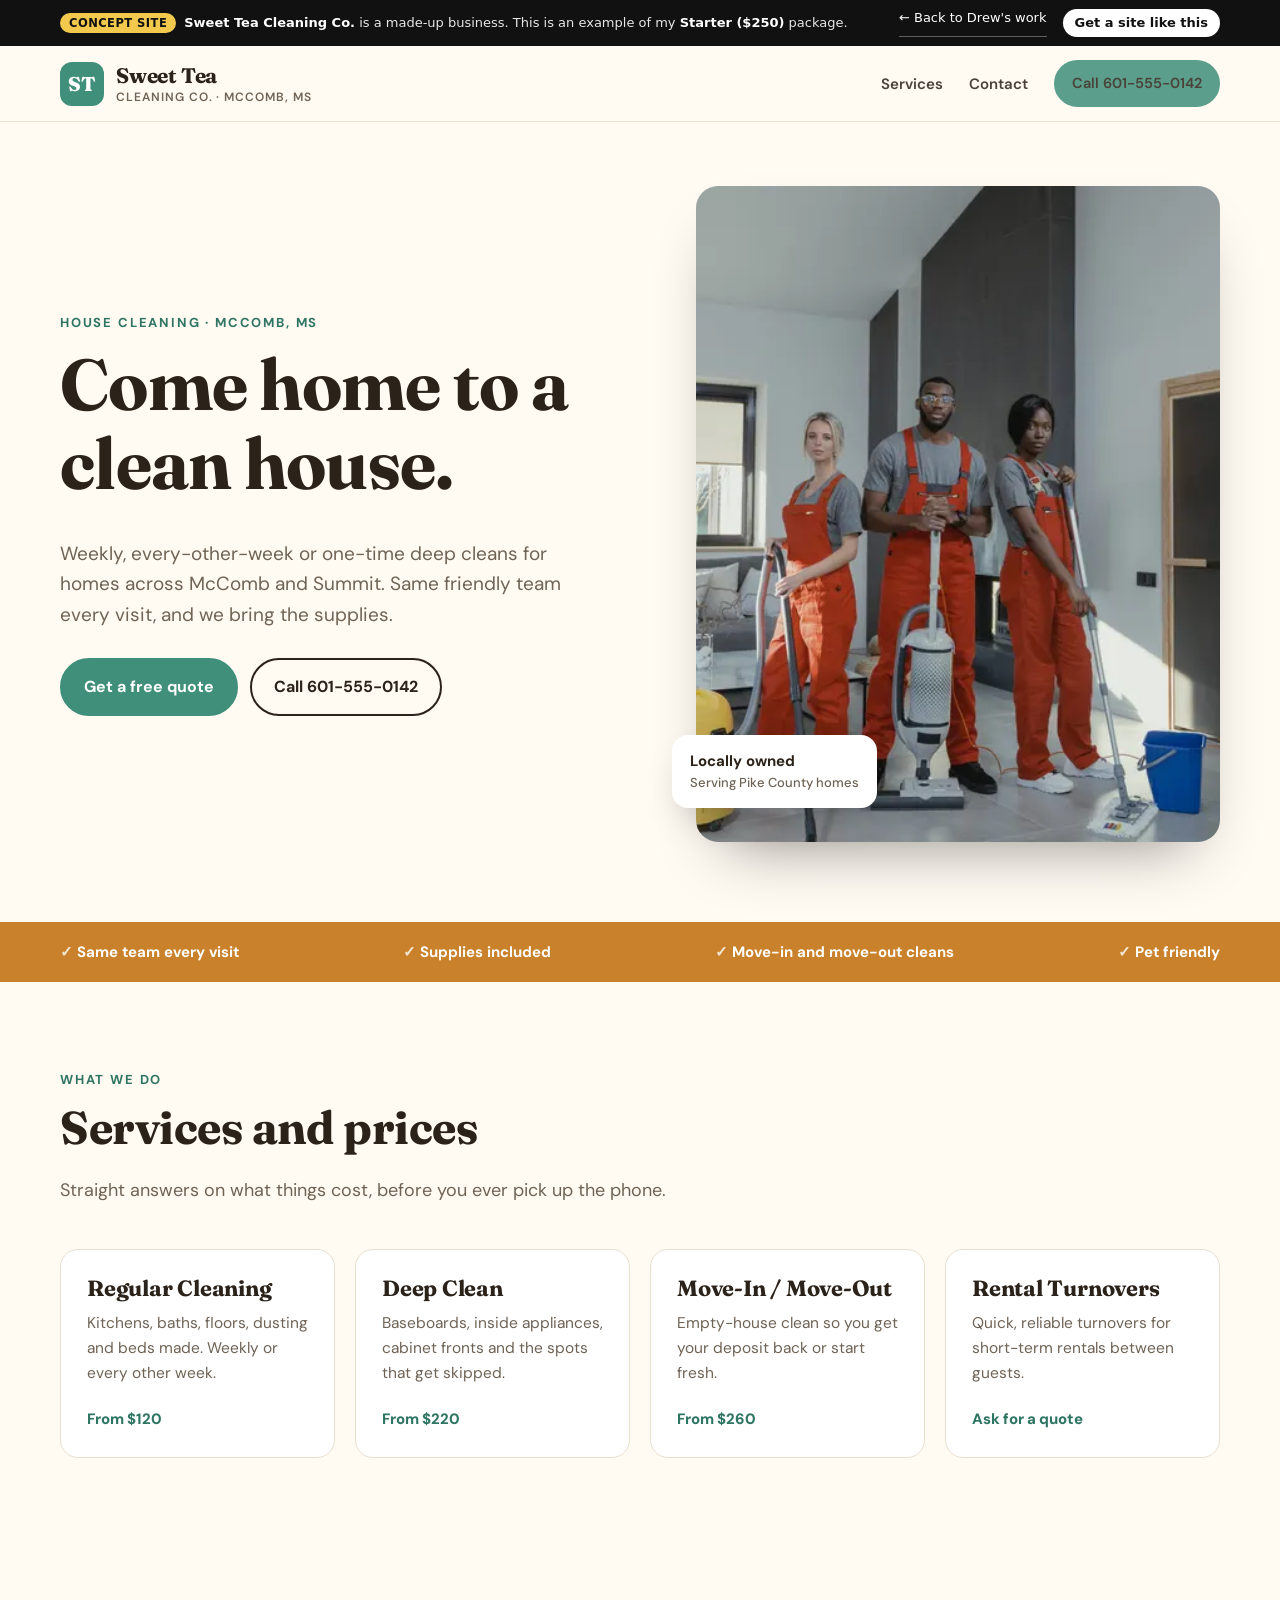
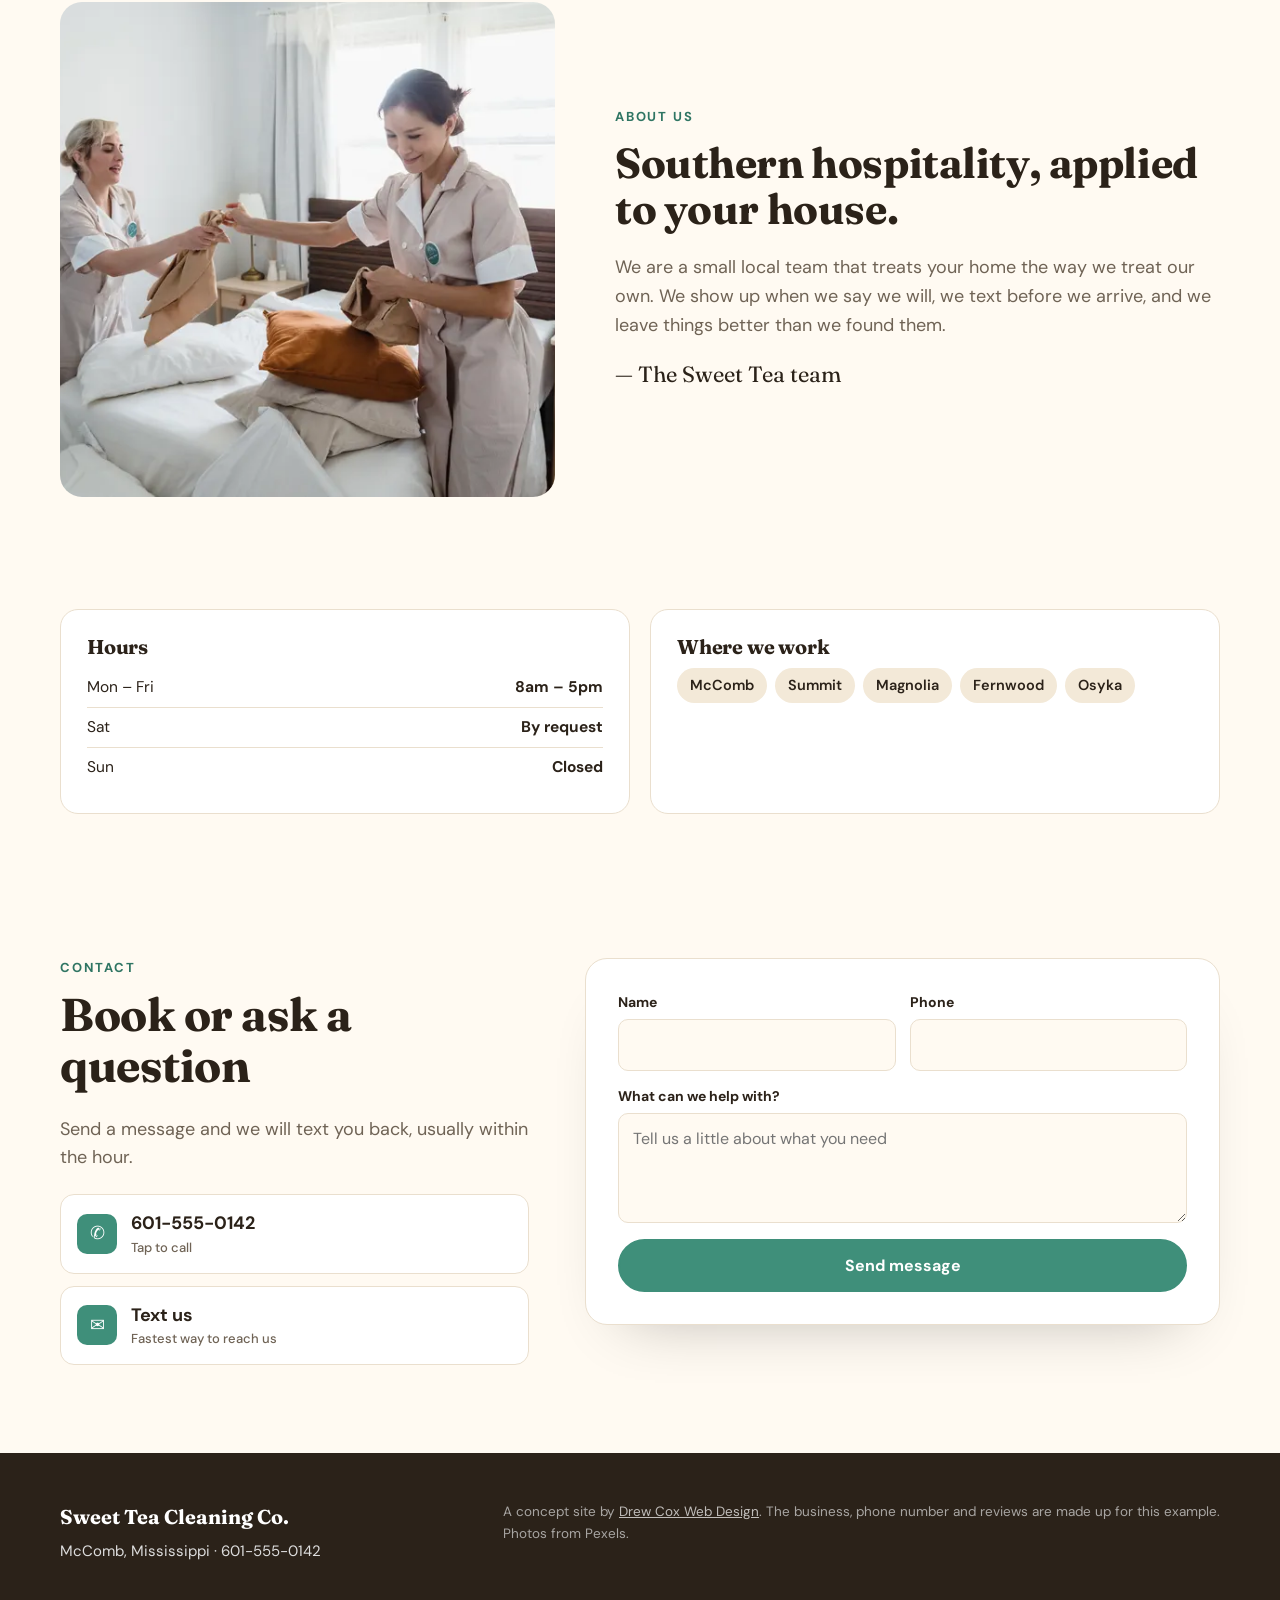
<file: demos/sweet-tea-cleaning/index.html>
<!DOCTYPE html>
<html lang="en">
<head>
<meta charset="utf-8">
<meta name="viewport" content="width=device-width, initial-scale=1">
<title>Sweet Tea Cleaning Co. | Concept site by Drew Cox Web Design</title>
<meta name="description" content="Concept website for a fictional house cleaning business in McComb, MS. An example of the Starter package by Drew Cox Web Design.">
<meta name="robots" content="noindex">
<link rel="icon" href="../../favicon.svg" type="image/svg+xml">
<link rel="preconnect" href="https://fonts.googleapis.com"><link rel="preconnect" href="https://fonts.gstatic.com" crossorigin>
<link href="https://fonts.googleapis.com/css2?family=Fraunces:opsz,wght@9..144,500;9..144,700&family=DM+Sans:wght@400;500;700&display=swap" rel="stylesheet">

<link rel="stylesheet" href="../demo.css">
</head>
<body style="--display-font:Fraunces,serif;--body-font:'DM Sans',sans-serif;--bg:#fffaf2;--card:#ffffff;--ink:#2b2219;--muted:#6f6355;--line:#eadfce;--accent:#3f8f7a;--on-accent:#fff;--accent-ink:#2f7563;--chip:#f3e9d8;--strip-bg:#c9822b;--strip-ink:#fff;--accent-soft:#e6f2ee;--radius-btn:99px;--foot-bg:#2b2219">
<div class="cbar"><div class="wrap">
  <div><span class="tag">Concept site</span><span class="long"><b>Sweet Tea Cleaning Co.</b> is a made-up business. This is an example of my <b>Starter ($250)</b> package.</span><span class="short">Made-up business &middot; <b>Starter $250</b></span></div>
  <nav><a href="/#work">&larr; Back to Drew's work</a><a class="go" href="/?style=sweet-tea-cleaning#preview-sec">Get a site like this</a></nav>
</div></div>
<header class="site-head"><div class="wrap">
  <a class="logo" href="#top"><span class="logo-mark">ST</span><span class="logo-name">Sweet Tea<small>Cleaning Co. &middot; McComb, MS</small></span></a>
  <nav><a href="#services">Services</a><a href="#contact">Contact</a><a class="btn sm" href="tel:6015550142">Call 601-555-0142</a></nav>
</div></header>
<main id="top">

<section class="hero-split"><div class="wrap">
<div><span class="eyebrow">House cleaning &middot; McComb, MS</span><h1>Come home to a clean house.</h1><p class="lead">Weekly, every-other-week or one-time deep cleans for homes across McComb and Summit. Same friendly team every visit, and we bring the supplies.</p>
<div class="btn-row"><a class="btn" href="#contact">Get a free quote</a><a class="btn ghost" href="tel:6015550142">Call 601-555-0142</a></div></div>
<div class="photo"><img src="../../assets/demos/6195125-1600.webp" srcset="../../assets/demos/6195125-800.webp 800w, ../../assets/demos/6195125-1600.webp 1600w" sizes="(max-width:760px) 100vw, 60vw" alt="Come home to a clean house."><div class="badge">Locally owned<span>Serving Pike County homes</span></div></div>
</div></section>
<div class="strip"><div class="wrap"><ul><li>Same team every visit</li><li>Supplies included</li><li>Move-in and move-out cleans</li><li>Pet friendly</li></ul></div></div>
<section id="services"><div class="wrap"><div class="sec-head"><span class="eyebrow">What we do</span><h2>Services and prices</h2><p>Straight answers on what things cost, before you ever pick up the phone.</p></div><div class="services"><article class="svc"><h3>Regular Cleaning</h3><p>Kitchens, baths, floors, dusting and beds made. Weekly or every other week.</p><div class="price">From $120</div></article><article class="svc"><h3>Deep Clean</h3><p>Baseboards, inside appliances, cabinet fronts and the spots that get skipped.</p><div class="price">From $220</div></article><article class="svc"><h3>Move-In / Move-Out</h3><p>Empty-house clean so you get your deposit back or start fresh.</p><div class="price">From $260</div></article><article class="svc"><h3>Rental Turnovers</h3><p>Quick, reliable turnovers for short-term rentals between guests.</p><div class="price">Ask for a quote</div></article></div></div></section>
<section class="about tight"><div class="wrap"><img src="../../assets/demos/9462326-1000.webp" srcset="../../assets/demos/9462326-800.webp 800w, ../../assets/demos/9462326-1000.webp 1000w" sizes="(max-width:760px) 100vw, 60vw" alt="About Sweet Tea" loading="lazy">
<div><span class="eyebrow">About us</span><h2 style="font-size:clamp(28px,3.6vw,42px)">Southern hospitality, applied to your house.</h2><p style="font-size:18px;color:var(--muted)">We are a small local team that treats your home the way we treat our own. We show up when we say we will, we text before we arrive, and we leave things better than we found them.</p><div class="sig">&mdash; The Sweet Tea team</div></div></div></section>
<section class="tight"><div class="wrap"><div class="info-grid"><div class="info-card"><h3>Hours</h3><ul class="hours"><li><span>Mon – Fri</span><b>8am – 5pm</b></li><li><span>Sat</span><b>By request</b></li><li><span>Sun</span><b>Closed</b></li></ul></div><div class="info-card"><h3>Where we work</h3><div class="chips"><span>McComb</span><span>Summit</span><span>Magnolia</span><span>Fernwood</span><span>Osyka</span></div></div></div></div></section>
<section id="contact" class="contact"><div class="wrap">
<div><span class="eyebrow">Contact</span><h2 style="font-size:clamp(30px,4vw,46px)">Book or ask a question</h2><p style="color:var(--muted);font-size:18px">Send a message and we will text you back, usually within the hour.</p>
<div class="direct"><a href="tel:6015550142"><span class="ic">✆</span><div>601-555-0142<span>Tap to call</span></div></a><a href="sms:6015550142"><span class="ic">✉</span><div>Text us<span>Fastest way to reach us</span></div></a></div></div>
<div class="contact-card"><form data-demo><div class="form-grid"><div><label>Name</label><input required></div><div><label>Phone</label><input type="tel" required></div><div class="full"><label>What can we help with?</label><textarea placeholder="Tell us a little about what you need"></textarea></div></div><button class="btn" type="submit">Send message</button>
<div class="demo-msg">This is a concept site, so this form does not send anywhere. On your real site, it goes straight to your phone and email.</div></form></div>
</div></section>
</main>
<footer class="site-foot"><div class="wrap"><div><b>Sweet Tea Cleaning Co.</b>McComb, Mississippi &middot; 601-555-0142</div>
<div class="made">A concept site by <a href="/">Drew Cox Web Design</a>. The business, phone number and reviews are made up for this example.<br>Photos from Pexels.</div></div></footer>
<div class="callbar"><a class="call" href="tel:6015550142">✆ Call</a><a class="text" href="sms:6015550142">✉ Text</a></div>
<script src="../demo.js"></script>
</body></html>
</file>
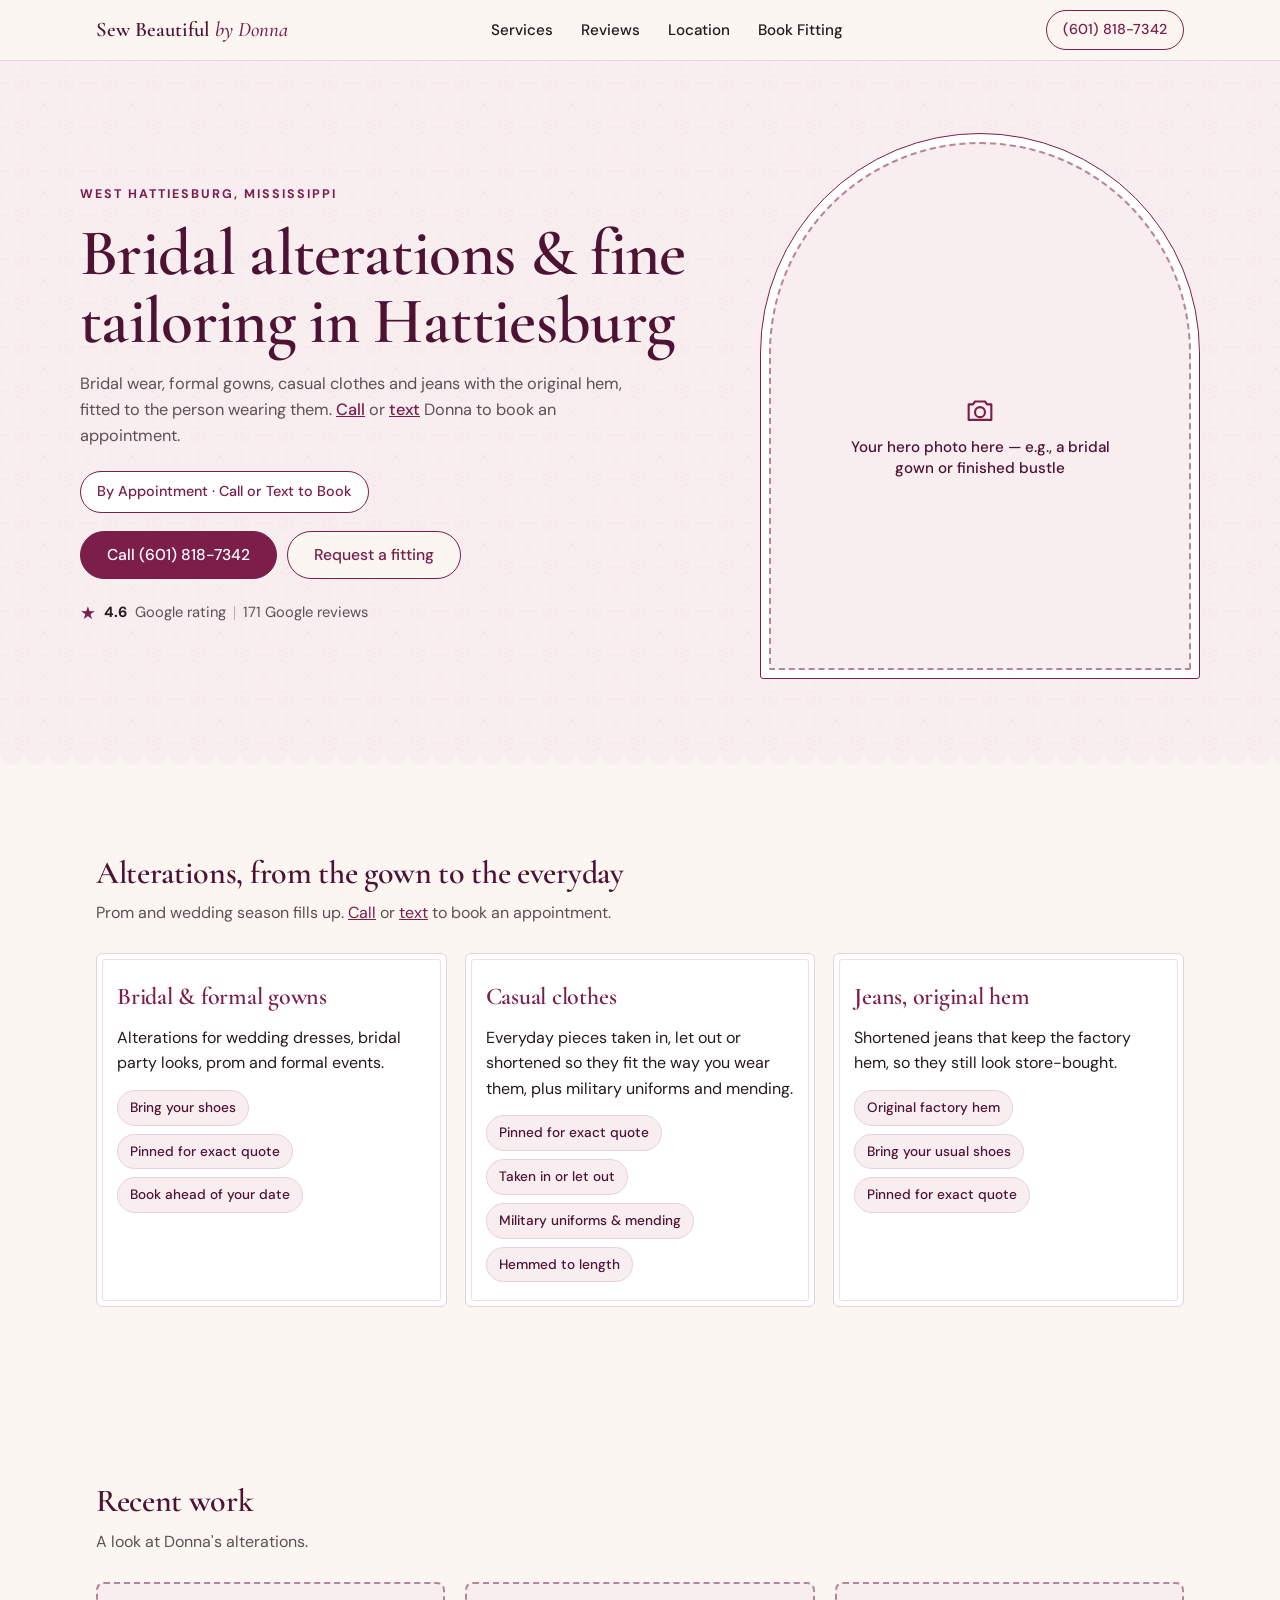
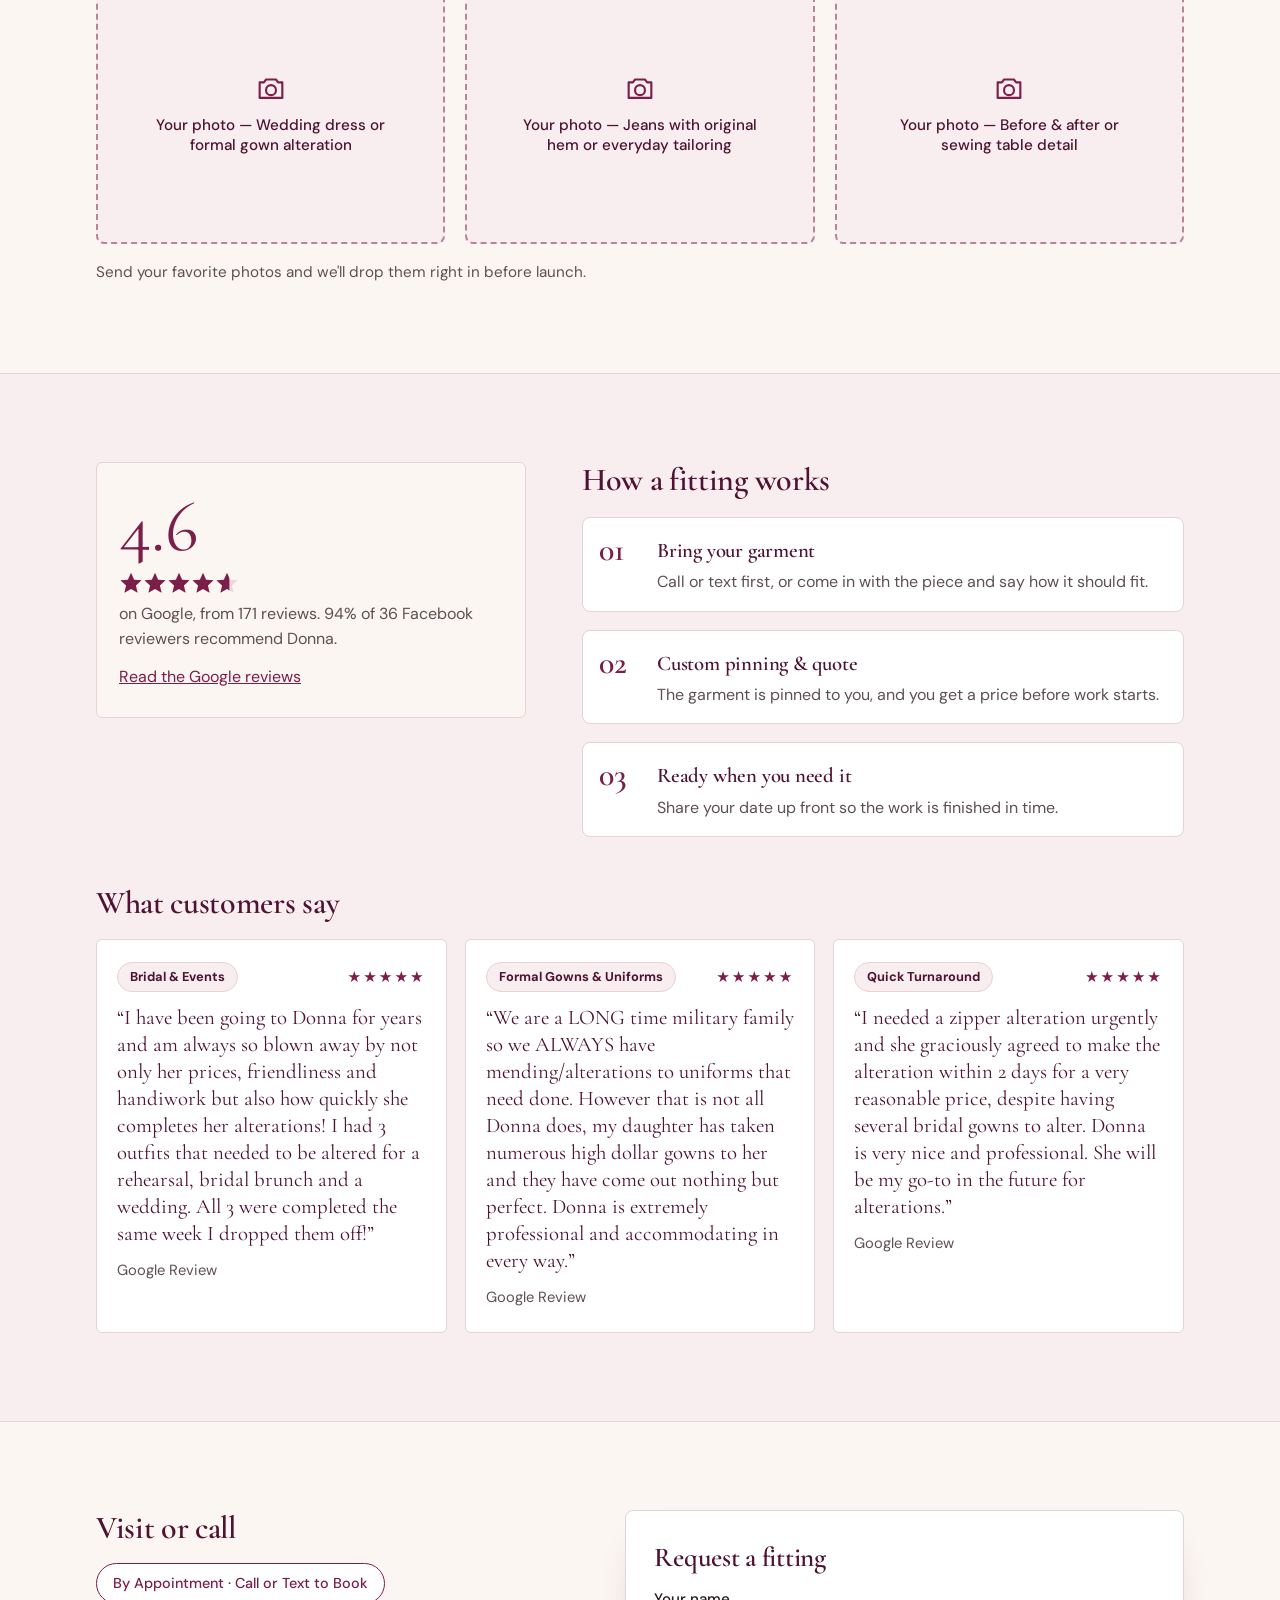
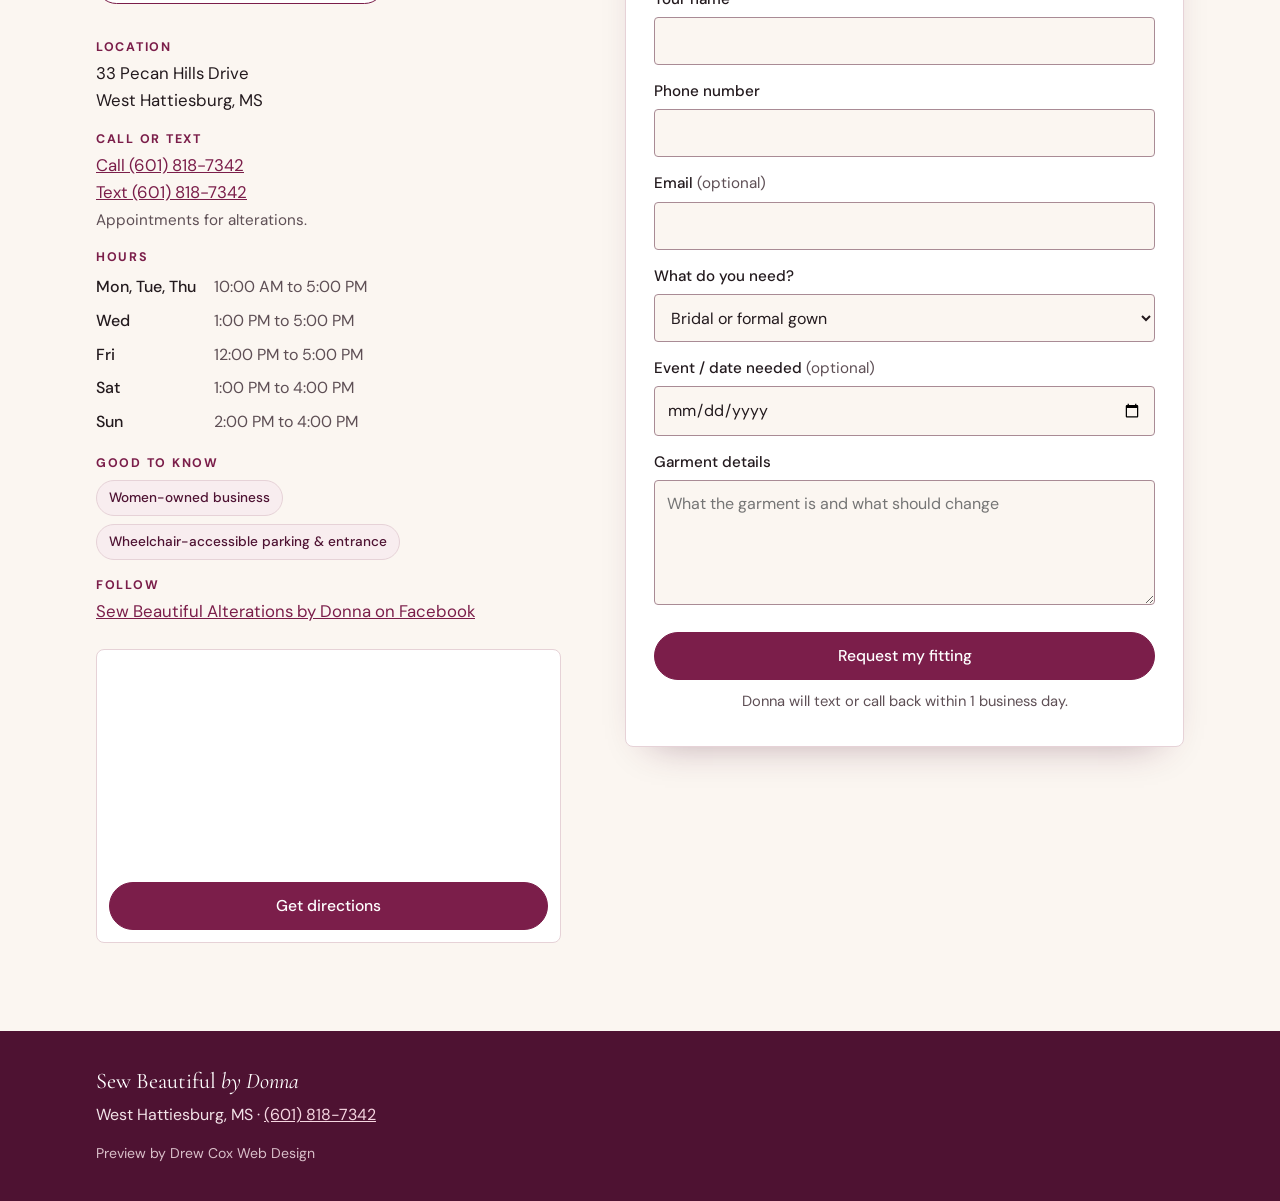
<file: previews/sew-beautiful-alteration-by-donna/index.html>
<!doctype html>
<html lang="en">
<head>
<meta charset="utf-8">
<meta name="viewport" content="width=device-width, initial-scale=1">
<title>Bridal Alterations &amp; Tailoring in Hattiesburg | Sew Beautiful</title>
<meta name="description" content="Sew Beautiful Alterations by Donna in West Hattiesburg, MS. Alterations for bridal wear, formal gowns, casual clothes and original-hem jeans. Rated 4.6 on Google from 171 reviews. Call or text (601) 818-7342.">
<link rel="icon" href="assets/favicon.svg" type="image/svg+xml">
<link rel="preconnect" href="https://fonts.googleapis.com">
<link rel="preconnect" href="https://fonts.gstatic.com" crossorigin>
<link href="https://fonts.googleapis.com/css2?family=Cormorant+Garamond:ital,wght@0,500;0,600;0,700;1,500;1,600&family=DM+Sans:wght@400;500;700&display=swap" rel="stylesheet">
<link rel="stylesheet" href="styles.css">
<script type="application/ld+json">
{
  "@context": "https://schema.org",
  "@type": "LocalBusiness",
  "name": "Sew Beautiful Alteration by Donna",
  "description": "Alterations for bridal wear, formal gowns and casual clothes in West Hattiesburg, Mississippi.",
  "telephone": "+1-601-818-7342",
  "address": {
    "@type": "PostalAddress",
    "streetAddress": "33 Pecan Hills Drive",
    "addressLocality": "Hattiesburg",
    "addressRegion": "MS",
    "addressCountry": "US"
  },
  "areaServed": "Hattiesburg, MS",
  "openingHoursSpecification": [
    {"@type": "OpeningHoursSpecification", "dayOfWeek": ["Monday","Tuesday","Thursday"], "opens": "10:00", "closes": "17:00"},
    {"@type": "OpeningHoursSpecification", "dayOfWeek": "Wednesday", "opens": "13:00", "closes": "17:00"},
    {"@type": "OpeningHoursSpecification", "dayOfWeek": "Friday", "opens": "12:00", "closes": "17:00"},
    {"@type": "OpeningHoursSpecification", "dayOfWeek": "Saturday", "opens": "13:00", "closes": "16:00"},
    {"@type": "OpeningHoursSpecification", "dayOfWeek": "Sunday", "opens": "14:00", "closes": "16:00"}
  ],
  "sameAs": ["https://www.facebook.com/people/Sew-Beautiful-Alterations-by-Donna/100063058189510/"]
}
</script>
<noscript><style>.callbar { transform: none; }</style></noscript>
</head>
<body>

<nav class="nav" aria-label="Main">
  <div class="nav-inner">
    <a class="brand" href="#top">Sew Beautiful <em>by Donna</em></a>
    <ul class="nav-links">
      <li><a href="#services">Services</a></li>
      <li><a href="#reviews">Reviews</a></li>
      <li><a href="#location">Location</a></li>
      <li><a href="#fitting">Book Fitting</a></li>
    </ul>
    <a class="nav-call" href="tel:+16018187342">(601) 818-7342</a>
  </div>
</nav>

<header class="hero" id="top">
  <div class="hero-grid">
    <div class="hero-copy">
      <p class="eyebrow">West Hattiesburg, Mississippi</p>
      <h1>Bridal alterations &amp; fine tailoring in Hattiesburg</h1>
      <p class="lede">Bridal wear, formal gowns, casual clothes and jeans with the original hem, fitted to the person wearing them. <a href="tel:+16018187342">Call</a> or <a href="sms:+16018187342">text</a> Donna to book an appointment.</p>
      <p class="appt-badge">By Appointment &middot; Call or Text to Book</p>
      <div class="actions">
        <a class="btn btn-solid" href="tel:+16018187342">Call (601) 818-7342</a>
        <a class="btn btn-line" href="#fitting">Request a fitting</a>
      </div>
      <p class="trustbar"><a class="gbadge" href="https://www.google.com/maps/search/?api=1&amp;query=Sew+Beautiful+Alterations+by+Donna+33+Pecan+Hills+Drive+Hattiesburg+MS" target="_blank" rel="noopener"><span class="star" aria-hidden="true">&#9733;</span> <strong>4.6</strong> Google rating <span class="sep" aria-hidden="true"></span> 171 Google reviews</a></p>
    </div>

    <div class="hero-visual">
      <div class="arch">
        <div class="ph-box">
          <svg class="ph-icon" viewBox="0 0 24 24" aria-hidden="true"><path d="M4 8h3l1.5-2h7L17 8h3v11H4z"/><circle cx="12" cy="13.5" r="3.5"/></svg>
          <p>Your hero photo here — e.g., a bridal gown or finished bustle</p>
        </div>
      </div>
    </div>
  </div>
  <div class="scallop" aria-hidden="true"></div>
</header>

<main>
  <section class="services" id="services">
    <div class="wrap">
      <h2>Alterations, from the gown to the everyday</h2>
      <p class="section-intro">Prom and wedding season fills up. <a href="tel:+16018187342">Call</a> or <a href="sms:+16018187342">text</a> to book an appointment.</p>

      <div class="service-grid">
        <article class="service">
          <h3>Bridal &amp; formal gowns</h3>
          <p>Alterations for wedding dresses, bridal party looks, prom and formal events.</p>
          <ul class="pills">
            <li>Bring your shoes</li>
            <li>Pinned for exact quote</li>
            <li>Book ahead of your date</li>
          </ul>
        </article>
        <article class="service">
          <h3>Casual clothes</h3>
          <p>Everyday pieces taken in, let out or shortened so they fit the way you wear them, plus military uniforms and mending.</p>
          <ul class="pills">
            <li>Pinned for exact quote</li>
            <li>Taken in or let out</li>
            <li>Military uniforms &amp; mending</li>
            <li>Hemmed to length</li>
          </ul>
        </article>
        <article class="service">
          <h3>Jeans, original hem</h3>
          <p>Shortened jeans that keep the factory hem, so they still look store-bought.</p>
          <ul class="pills">
            <li>Original factory hem</li>
            <li>Bring your usual shoes</li>
            <li>Pinned for exact quote</li>
          </ul>
        </article>
      </div>
    </div>
  </section>

  <section class="work" id="work">
    <div class="wrap">
      <h2>Recent work</h2>
      <p class="section-intro">A look at Donna's alterations.</p>
      <div class="work-grid">
        <div class="ph-box ph-43">
          <svg class="ph-icon" viewBox="0 0 24 24" aria-hidden="true"><path d="M4 8h3l1.5-2h7L17 8h3v11H4z"/><circle cx="12" cy="13.5" r="3.5"/></svg>
          <p>Your photo — Wedding dress or formal gown alteration</p>
        </div>
        <div class="ph-box ph-43">
          <svg class="ph-icon" viewBox="0 0 24 24" aria-hidden="true"><path d="M4 8h3l1.5-2h7L17 8h3v11H4z"/><circle cx="12" cy="13.5" r="3.5"/></svg>
          <p>Your photo — Jeans with original hem or everyday tailoring</p>
        </div>
        <div class="ph-box ph-43">
          <svg class="ph-icon" viewBox="0 0 24 24" aria-hidden="true"><path d="M4 8h3l1.5-2h7L17 8h3v11H4z"/><circle cx="12" cy="13.5" r="3.5"/></svg>
          <p>Your photo — Before &amp; after or sewing table detail</p>
        </div>
      </div>
      <p class="ph-note">Send your favorite photos and we'll drop them right in before launch.</p>
    </div>
  </section>

  <section class="reviews" id="reviews">
    <div class="wrap">
      <div class="reviews-grid">
        <div class="rating-card">
          <p class="big">4.6</p>
          <p class="stars-lg" aria-label="4.6 out of 5 stars">
            <svg viewBox="0 0 100 20" width="120" height="24" aria-hidden="true">
              <defs><clipPath id="fill"><rect width="92" height="20"/></clipPath>
              <path id="s" d="M10 1.5l2.6 5.7 6.2.6-4.7 4.2 1.4 6.1L10 15l-5.5 3.1 1.4-6.1L1.2 7.8l6.2-.6z"/></defs>
              <g fill="#EBD6DC"><use href="#s"/><use href="#s" x="20"/><use href="#s" x="40"/><use href="#s" x="60"/><use href="#s" x="80"/></g>
              <g fill="#7B1E4A" clip-path="url(#fill)"><use href="#s"/><use href="#s" x="20"/><use href="#s" x="40"/><use href="#s" x="60"/><use href="#s" x="80"/></g>
            </svg>
          </p>
          <p class="rating-note">on Google, from 171 reviews. 94% of 36 Facebook reviewers recommend Donna.</p>
          <p class="rating-link"><a href="https://www.google.com/maps/search/?api=1&amp;query=Sew+Beautiful+Alterations+by+Donna+33+Pecan+Hills+Drive+Hattiesburg+MS" target="_blank" rel="noopener">Read the Google reviews</a></p>
        </div>

        <div class="process">
          <h2>How a fitting works</h2>
          <ol class="steps">
            <li class="step-card"><span class="step-n">01</span><div><h3>Bring your garment</h3><p>Call or text first, or come in with the piece and say how it should fit.</p></div></li>
            <li class="step-card"><span class="step-n">02</span><div><h3>Custom pinning &amp; quote</h3><p>The garment is pinned to you, and you get a price before work starts.</p></div></li>
            <li class="step-card"><span class="step-n">03</span><div><h3>Ready when you need it</h3><p>Share your date up front so the work is finished in time.</p></div></li>
          </ol>
        </div>
      </div>

      <h2 class="quotes-title">What customers say</h2>
      <div class="quote-grid">
        <blockquote class="quote-card">
          <div class="qhead"><span class="qtag">Bridal &amp; Events</span><span class="qstars" role="img" aria-label="5 out of 5 stars">&#9733;&#9733;&#9733;&#9733;&#9733;</span></div>
          <p>&ldquo;I have been going to Donna for years and am always so blown away by not only her prices, friendliness and handiwork but also how quickly she completes her alterations! I had 3 outfits that needed to be altered for a rehearsal, bridal brunch and a wedding. All 3 were completed the same week I dropped them off!&rdquo;</p>
          <footer>Google Review</footer>
        </blockquote>
        <blockquote class="quote-card">
          <div class="qhead"><span class="qtag">Formal Gowns &amp; Uniforms</span><span class="qstars" role="img" aria-label="5 out of 5 stars">&#9733;&#9733;&#9733;&#9733;&#9733;</span></div>
          <p>&ldquo;We are a LONG time military family so we ALWAYS have mending/alterations to uniforms that need done. However that is not all Donna does, my daughter has taken numerous high dollar gowns to her and they have come out nothing but perfect. Donna is extremely professional and accommodating in every way.&rdquo;</p>
          <footer>Google Review</footer>
        </blockquote>
        <blockquote class="quote-card">
          <div class="qhead"><span class="qtag">Quick Turnaround</span><span class="qstars" role="img" aria-label="5 out of 5 stars">&#9733;&#9733;&#9733;&#9733;&#9733;</span></div>
          <p>&ldquo;I needed a zipper alteration urgently and she graciously agreed to make the alteration within 2 days for a very reasonable price, despite having several bridal gowns to alter. Donna is very nice and professional. She will be my go-to in the future for alterations.&rdquo;</p>
          <footer>Google Review</footer>
        </blockquote>
      </div>
    </div>
  </section>

  <section class="fitting" id="fitting">
    <div class="wrap fitting-grid">
      <div class="contact" id="location">
        <h2>Visit or call</h2>
        <p class="appt-badge">By Appointment &middot; Call or Text to Book</p>
        <dl>
          <dt>Location</dt>
          <dd>33 Pecan Hills Drive<br>West Hattiesburg, MS</dd>
          <dt>Call or text</dt>
          <dd><a href="tel:+16018187342">Call (601) 818-7342</a><br><a href="sms:+16018187342">Text (601) 818-7342</a><br><span class="muted">Appointments for alterations.</span></dd>
          <dt>Hours</dt>
          <dd>
            <table class="hours">
              <tr><th scope="row">Mon, Tue, Thu</th><td>10:00 AM to 5:00 PM</td></tr>
              <tr><th scope="row">Wed</th><td>1:00 PM to 5:00 PM</td></tr>
              <tr><th scope="row">Fri</th><td>12:00 PM to 5:00 PM</td></tr>
              <tr><th scope="row">Sat</th><td>1:00 PM to 4:00 PM</td></tr>
              <tr><th scope="row">Sun</th><td>2:00 PM to 4:00 PM</td></tr>
            </table>
          </dd>
          <dt>Good to know</dt>
          <dd><ul class="pills pills-info"><li>Women-owned business</li><li>Wheelchair-accessible parking &amp; entrance</li></ul></dd>
          <dt>Follow</dt>
          <dd><a href="https://www.facebook.com/people/Sew-Beautiful-Alterations-by-Donna/100063058189510/" rel="noopener">Sew Beautiful Alterations by Donna on Facebook</a></dd>
        </dl>

        <div class="map-card">
          <iframe title="Map of 33 Pecan Hills Drive, West Hattiesburg, MS" src="https://www.google.com/maps?q=33+Pecan+Hills+Drive,+Hattiesburg,+MS&amp;output=embed" loading="lazy" referrerpolicy="no-referrer-when-downgrade"></iframe>
          <a class="btn btn-solid" href="https://www.google.com/maps/dir/?api=1&amp;destination=33+Pecan+Hills+Drive,+Hattiesburg,+MS" target="_blank" rel="noopener">Get directions</a>
        </div>
      </div>

      <form name="donna-fitting-quote" method="POST" data-netlify="true" netlify-honeypot="bot-field" action="thanks.html">
        <h2>Request a fitting</h2>
        <p hidden aria-hidden="true"><label>Don't fill this out: <input name="bot-field" tabindex="-1"></label></p>

        <label for="name">Your name</label>
        <input id="name" name="name" type="text" autocomplete="name" required>

        <label for="phone">Phone number</label>
        <input id="phone" name="phone" type="tel" inputmode="tel" autocomplete="tel" required>

        <label for="email">Email <span class="opt">(optional)</span></label>
        <input id="email" name="email" type="email" autocomplete="email">

        <label for="service">What do you need?</label>
        <select id="service" name="service">
          <option>Bridal or formal gown</option>
          <option>Casual clothes</option>
          <option>Jeans (original hem)</option>
          <option>Something else</option>
        </select>

        <label for="event-date">Event / date needed <span class="opt">(optional)</span></label>
        <input id="event-date" name="event_date" type="date">

        <label for="message">Garment details</label>
        <textarea id="message" name="message" rows="4" placeholder="What the garment is and what should change"></textarea>

        <button type="submit" class="btn btn-solid">Request my fitting</button>
        <p class="reassure">Donna will text or call back within 1 business day.</p>
        <input type="hidden" name="form-name" value="donna-fitting-quote">
      </form>
    </div>
  </section>
</main>

<footer>
  <div class="wrap">
    <p class="foot-brand">Sew Beautiful <em>by Donna</em></p>
    <p>West Hattiesburg, MS &middot; <a href="tel:+16018187342">(601) 818-7342</a></p>
    <p class="credit">Preview by Drew Cox Web Design</p>
  </div>
</footer>

<div class="callbar" id="callbar">
  <a class="cb-call" href="tel:+16018187342">Call</a>
  <a class="cb-text" href="sms:+16018187342">Text</a>
  <a class="cb-dir" href="https://www.google.com/maps/dir/?api=1&amp;destination=33+Pecan+Hills+Drive,+Hattiesburg,+MS" target="_blank" rel="noopener">Directions</a>
</div>

<script src="script.js" defer></script>
</body>
</html>
</file>
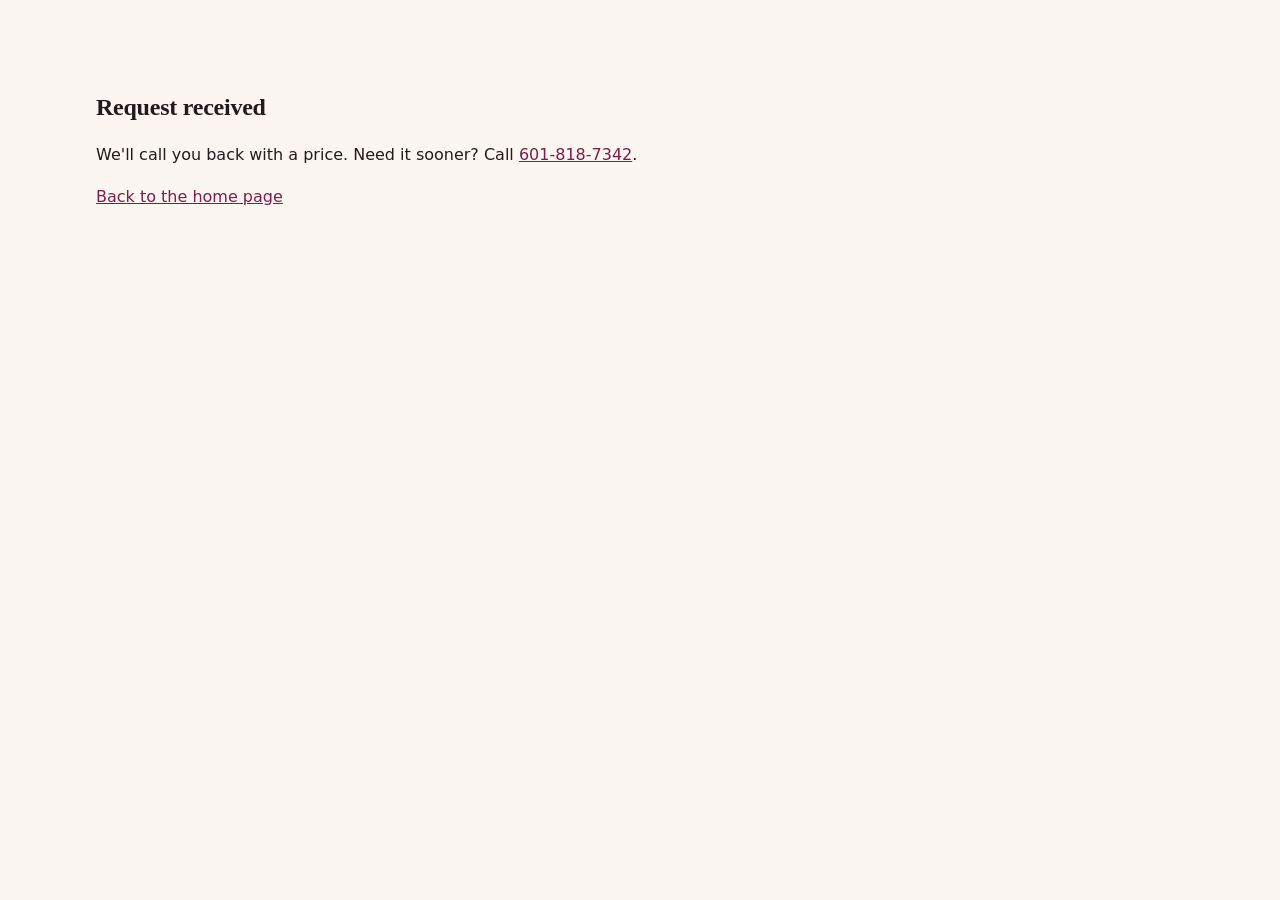
<file: previews/sew-beautiful-alteration-by-donna/thanks.html>
<!doctype html>
<html lang="en">
<head>
<meta charset="utf-8">
<meta name="viewport" content="width=device-width, initial-scale=1">
<title>Thanks | Sew Beautiful Alteration by Donna</title>
<link rel="icon" href="assets/favicon.svg" type="image/svg+xml">
<link rel="stylesheet" href="styles.css">
</head>
<body>
<main>
  <section>
    <div class="wrap">
      <h1 style="font-family:var(--serif);color:var(--denim)">Request received</h1>
      <p>We'll call you back with a price. Need it sooner? Call <a href="tel:+16018187342">601-818-7342</a>.</p>
      <p><a href="index.html">Back to the home page</a></p>
    </div>
  </section>
</main>
</body>
</html>
</file>
<file: demos/demo.css>
/* Shared styles for Drew Cox Web Design concept sites.
   Each page sets its own theme with CSS variables on <body>. */
*,*::before,*::after{box-sizing:border-box}
html{scroll-behavior:smooth;-webkit-text-size-adjust:100%}
body{margin:0;font-family:var(--body-font);color:var(--ink);background:var(--bg);line-height:1.6;font-size:17px}
img{max-width:100%;display:block}
a{color:inherit}
h1,h2,h3,h4{font-family:var(--display-font);line-height:1.1;margin:0 0 .5em;font-weight:var(--display-weight,700);letter-spacing:var(--display-track,-.01em)}
p{margin:0 0 1em}
.wrap{width:min(1160px,100% - 40px);margin-inline:auto}
.eyebrow{font-size:13px;letter-spacing:.14em;text-transform:uppercase;font-weight:700;color:var(--accent-ink,var(--accent));margin-bottom:12px;display:block}
section{padding:88px 0}
section.tight{padding:56px 0}
.sec-head{max-width:640px;margin-bottom:44px}
.sec-head h2{font-size:clamp(30px,4vw,46px)}
.sec-head p{color:var(--muted);font-size:18px}
.center{text-align:center;margin-inline:auto}

/* concept bar */
.cbar{background:#111;color:#e7e7e7;font:500 13px/1.4 system-ui,-apple-system,"Segoe UI",sans-serif;position:relative;z-index:60}
.cbar .wrap{display:flex;gap:12px 20px;align-items:center;justify-content:space-between;padding:9px 0;flex-wrap:wrap}
.cbar b{color:#fff}
.cbar .tag{display:inline-block;background:#f2c94c;color:#111;border-radius:99px;padding:2px 9px;font-weight:700;margin-right:8px;font-size:11.5px;letter-spacing:.04em;text-transform:uppercase}
.cbar nav{display:flex;gap:16px;flex-wrap:wrap}
.cbar a{color:#fff;text-decoration:none;border-bottom:1px solid #fff5}
.cbar a.go{background:#fff;color:#111;border:0;border-radius:99px;padding:5px 12px;font-weight:700}

/* header */
.site-head{position:sticky;top:0;z-index:50;background:var(--head-bg,var(--bg));border-bottom:1px solid var(--line);backdrop-filter:saturate(1.4) blur(10px)}
.site-head .wrap{display:flex;align-items:center;justify-content:space-between;gap:20px;padding:14px 0}
.logo{display:flex;align-items:center;gap:12px;text-decoration:none}
.logo-mark{width:44px;height:44px;border-radius:var(--mark-radius,12px);background:var(--accent);color:var(--on-accent);display:grid;place-items:center;font-family:var(--display-font);font-size:20px;font-weight:800;flex:none}
.logo-name{font-family:var(--display-font);font-weight:var(--display-weight,700);font-size:21px;line-height:1;color:var(--head-ink,var(--ink));letter-spacing:var(--display-track,-.01em)}
.logo-name small{display:block;font-family:var(--body-font);font-size:12px;letter-spacing:.08em;text-transform:uppercase;color:var(--head-muted,var(--muted));margin-top:5px;font-weight:600}
.site-head nav{display:flex;align-items:center;gap:26px}
.site-head nav a{text-decoration:none;font-weight:600;font-size:15px;color:var(--head-ink,var(--ink));opacity:.85}
.site-head nav a:hover{opacity:1}
@media (max-width:860px){.site-head nav a:not(.btn){display:none}}

/* buttons */
.btn{display:inline-flex;align-items:center;gap:8px;background:var(--accent);color:var(--on-accent);text-decoration:none;font-weight:700;padding:14px 22px;border-radius:var(--radius-btn,10px);border:2px solid var(--accent);font-size:16px;cursor:pointer;font-family:var(--body-font);transition:transform .15s,filter .15s}
.btn:hover{transform:translateY(-1px);filter:brightness(1.05)}
.btn.ghost{background:transparent;color:var(--ghost-ink,var(--ink));border-color:currentColor}
.btn.sm{padding:10px 16px;font-size:14.5px}
.btn-row{display:flex;flex-wrap:wrap;gap:12px;margin-top:28px}

/* hero: overlay */
.hero{position:relative;min-height:min(86vh,760px);display:flex;align-items:flex-end;color:#fff;isolation:isolate}
.hero > img{position:absolute;inset:0;width:100%;height:100%;object-fit:cover;z-index:-2}
.hero::after{content:"";position:absolute;inset:0;z-index:-1;background:var(--hero-shade,linear-gradient(180deg,rgba(0,0,0,.15) 0%,rgba(0,0,0,.72) 75%))}
.hero .wrap{padding:120px 0 72px}
.hero h1{font-size:clamp(42px,7vw,92px);max-width:15ch;color:#fff}
.hero p.lead{font-size:clamp(18px,2vw,21px);max-width:560px;color:#f2f2f2}
.hero .btn.ghost{color:#fff}
.hero-facts{display:flex;flex-wrap:wrap;gap:10px;margin-top:30px;padding:0;list-style:none}
.hero-facts li{background:rgba(255,255,255,.14);border:1px solid rgba(255,255,255,.25);backdrop-filter:blur(6px);padding:8px 14px;border-radius:99px;font-size:14.5px;font-weight:600}

/* hero: split */
.hero-split{padding:64px 0 80px;background:var(--hero-bg,var(--bg))}
.hero-split .wrap{display:grid;grid-template-columns:1.05fr .95fr;gap:56px;align-items:center}
.hero-split h1{font-size:clamp(40px,5.6vw,76px)}
.hero-split p.lead{font-size:19px;color:var(--muted);max-width:520px}
.hero-split .photo{position:relative}
.hero-split .photo img{border-radius:var(--radius-img,22px);aspect-ratio:4/5;object-fit:cover;width:100%;box-shadow:0 30px 60px -30px rgba(0,0,0,.45)}
.hero-split .photo .badge{position:absolute;left:-24px;bottom:34px;background:var(--card);color:var(--ink);border-radius:16px;padding:14px 18px;box-shadow:0 18px 40px -18px rgba(0,0,0,.35);font-weight:700;font-size:15px;max-width:230px}
.hero-split .photo .badge span{display:block;font-weight:500;color:var(--muted);font-size:13px}
.hero-split .btn.ghost{color:var(--ink)}
@media (max-width:860px){.hero-split .wrap{grid-template-columns:1fr;gap:36px}.hero-split .photo img{aspect-ratio:4/3}.hero-split .photo .badge{left:14px;bottom:14px}}

/* strip */
.strip{background:var(--strip-bg,var(--accent));color:var(--strip-ink,var(--on-accent));padding:18px 0}
.strip ul{display:flex;flex-wrap:wrap;justify-content:space-between;gap:10px 28px;margin:0;padding:0;list-style:none;font-weight:700;font-size:15px}
.strip li::before{content:"✓ ";opacity:.8}

/* services */
.services{display:grid;grid-template-columns:repeat(auto-fit,minmax(240px,1fr));gap:20px}
.svc{background:var(--card);border:1px solid var(--line);border-radius:var(--radius-card,18px);padding:26px;display:flex;flex-direction:column}
.svc h3{font-size:22px}
.svc p{color:var(--muted);font-size:15.5px;flex:1}
.svc .price{font-weight:800;font-size:15px;color:var(--accent-ink,var(--accent));margin-top:6px}
.svc.photo{padding:0;overflow:hidden}
.svc.photo img{aspect-ratio:16/10;object-fit:cover;width:100%}
.svc.photo .in{padding:22px 24px 24px;display:flex;flex-direction:column;flex:1}

/* price list (menu style) */
.menu{display:grid;grid-template-columns:repeat(auto-fit,minmax(320px,1fr));gap:8px 48px}
.menu-item{display:flex;align-items:baseline;gap:10px;padding:16px 0;border-bottom:1px dashed var(--line)}
.menu-item h3{font-size:20px;margin:0}
.menu-item small{display:block;color:var(--muted);font-family:var(--body-font);font-size:14px;font-weight:400;margin-top:4px;letter-spacing:0}
.menu-item .dots{flex:1}
.menu-item .amt{font-weight:800;font-size:18px;white-space:nowrap;color:var(--accent-ink,var(--accent))}

/* about */
.about .wrap{display:grid;grid-template-columns:.9fr 1.1fr;gap:60px;align-items:center}
.about img{border-radius:var(--radius-img,22px);aspect-ratio:1/1;object-fit:cover;width:100%}
.about .sig{font-family:var(--display-font);font-size:22px;margin-top:8px}
@media (max-width:860px){.about .wrap{grid-template-columns:1fr;gap:30px}}

/* hours + area */
.info-grid{display:grid;grid-template-columns:repeat(auto-fit,minmax(260px,1fr));gap:20px}
.info-card{background:var(--card);border:1px solid var(--line);border-radius:var(--radius-card,18px);padding:26px}
.info-card h3{font-size:20px}
.hours{list-style:none;padding:0;margin:0}
.hours li{display:flex;justify-content:space-between;padding:7px 0;border-bottom:1px solid var(--line);font-size:15.5px}
.hours li:last-child{border:0}
.chips{display:flex;flex-wrap:wrap;gap:8px}
.chips span{background:var(--chip,rgba(0,0,0,.06));border-radius:99px;padding:6px 13px;font-size:14.5px;font-weight:600}

/* gallery */
.gallery{display:grid;grid-template-columns:repeat(4,1fr);grid-auto-rows:220px;gap:12px}
.gallery figure{margin:0;overflow:hidden;border-radius:var(--radius-img,16px);position:relative}
.gallery figure img{width:100%;height:100%;object-fit:cover;transition:transform .5s}
.gallery figure:hover img{transform:scale(1.04)}
.gallery figure.big{grid-column:span 2;grid-row:span 2}
.gallery figure.wide{grid-column:span 2}
.gallery figcaption{position:absolute;left:10px;bottom:10px;background:rgba(0,0,0,.6);color:#fff;font-size:13px;padding:4px 10px;border-radius:99px}
@media (max-width:760px){.gallery{grid-template-columns:repeat(2,1fr);grid-auto-rows:160px}}

/* estimator */
.est{display:grid;grid-template-columns:1.2fr .8fr;gap:0;background:var(--card);border:1px solid var(--line);border-radius:var(--radius-card,22px);overflow:hidden;box-shadow:0 30px 60px -40px rgba(0,0,0,.35)}
.est-form{padding:34px}
.est-form label.field{display:block;font-weight:700;margin-bottom:8px;font-size:15px}
.est-form select{width:100%;padding:13px 14px;border-radius:10px;border:1.5px solid var(--line-strong,var(--line));font:inherit;font-size:16px;background:var(--bg);color:var(--ink);margin-bottom:22px}
.est-opts{display:grid;gap:10px}
.est-opts label{display:flex;gap:12px;align-items:center;padding:12px 14px;border:1.5px solid var(--line);border-radius:12px;cursor:pointer;font-size:15.5px}
.est-opts label:has(input:checked){border-color:var(--accent);background:var(--accent-soft,rgba(0,0,0,.03))}
.est-opts input{accent-color:var(--accent);width:18px;height:18px}
.est-opts .plus{margin-left:auto;font-weight:700;color:var(--muted)}
.est-out{background:var(--est-bg,var(--ink));color:var(--est-ink,#fff);padding:34px;display:flex;flex-direction:column;justify-content:center}
.est-out .lbl{font-size:13px;letter-spacing:.12em;text-transform:uppercase;opacity:.75;font-weight:700}
.est-out .total{font-family:var(--display-font);font-size:64px;line-height:1;margin:10px 0 14px}
.est-out p{opacity:.8;font-size:14.5px}
.est-out .btn{align-self:flex-start}
@media (max-width:860px){.est{grid-template-columns:1fr}}

/* reviews */
.reviews{display:grid;grid-template-columns:repeat(auto-fit,minmax(260px,1fr));gap:20px}
.review{background:var(--card);border:1px solid var(--line);border-radius:var(--radius-card,18px);padding:26px;position:relative}
.review .stars{color:#f5b301;letter-spacing:2px;font-size:18px}
.review p{font-size:16px;margin:10px 0 14px}
.review .who{font-weight:700;font-size:14.5px}
.review .who span{font-weight:500;color:var(--muted)}
.sample-note{display:inline-block;font-size:12px;font-weight:700;letter-spacing:.06em;text-transform:uppercase;color:var(--muted);border:1px solid var(--line);border-radius:99px;padding:3px 10px;margin-bottom:18px}

/* map */
.map-wrap{display:grid;grid-template-columns:1fr 1.3fr;gap:24px;align-items:stretch}
.map-wrap iframe{width:100%;min-height:340px;height:100%;border:0;border-radius:var(--radius-card,18px);filter:var(--map-filter,none)}
@media (max-width:860px){.map-wrap{grid-template-columns:1fr}}

/* before / after */
.ba{position:relative;aspect-ratio:16/9;border-radius:var(--radius-card,22px);overflow:hidden;user-select:none;max-width:1000px;margin:0 auto;touch-action:pan-y}
.ba img{position:absolute;inset:0;width:100%;height:100%;object-fit:cover}
.ba .before{clip-path:inset(0 calc(100% - var(--pos,50%)) 0 0);filter:var(--before-filter,grayscale(.6) sepia(.55) brightness(.62) contrast(1.1))}
.ba .handle{position:absolute;top:0;bottom:0;left:var(--pos,50%);width:3px;background:#fff;transform:translateX(-50%);pointer-events:none}
.ba .handle::after{content:"⇆";position:absolute;top:50%;left:50%;transform:translate(-50%,-50%);width:46px;height:46px;border-radius:50%;background:#fff;color:#111;display:grid;place-items:center;font-size:20px;box-shadow:0 6px 18px rgba(0,0,0,.3)}
.ba .lab{position:absolute;top:14px;background:rgba(0,0,0,.6);color:#fff;font-size:13px;font-weight:700;padding:5px 12px;border-radius:99px}
.ba .lab.l{left:14px}.ba .lab.r{right:14px}
.ba input{position:absolute;inset:0;width:100%;height:100%;opacity:0;cursor:ew-resize;margin:0}
.ba-note{text-align:center;color:var(--muted);font-size:14px;margin-top:12px}

/* steps */
.steps{display:grid;grid-template-columns:repeat(auto-fit,minmax(220px,1fr));gap:20px;counter-reset:s}
.step{padding:26px;border-radius:var(--radius-card,18px);background:var(--card);border:1px solid var(--line)}
.step::before{counter-increment:s;content:counter(s,decimal-leading-zero);font-family:var(--display-font);font-size:40px;color:var(--accent-ink,var(--accent));display:block;margin-bottom:10px;line-height:1}
.step h3{font-size:20px}
.step p{color:var(--muted);font-size:15.5px;margin:0}

/* faq */
.faq{max-width:820px}
.faq details{border-bottom:1px solid var(--line);padding:18px 0}
.faq summary{font-weight:700;font-size:18px;cursor:pointer;list-style:none;display:flex;justify-content:space-between;gap:20px}
.faq summary::after{content:"+";font-size:24px;line-height:1;color:var(--accent-ink,var(--accent))}
.faq details[open] summary::after{content:"–"}
.faq details p{color:var(--muted);margin:12px 0 0}

/* contact */
.contact .wrap{display:grid;grid-template-columns:.85fr 1.15fr;gap:56px;align-items:start}
.contact-card{background:var(--card);border:1px solid var(--line);border-radius:var(--radius-card,22px);padding:32px;box-shadow:0 30px 60px -40px rgba(0,0,0,.3)}
.form-grid{display:grid;grid-template-columns:1fr 1fr;gap:14px}
.form-grid .full{grid-column:1/-1}
.contact-card label{display:block;font-size:14px;font-weight:700;margin-bottom:6px}
.contact-card input,.contact-card select,.contact-card textarea{width:100%;padding:12px 14px;border:1.5px solid var(--line-strong,var(--line));border-radius:10px;font:inherit;font-size:16px;background:var(--bg);color:var(--ink)}
.contact-card textarea{min-height:110px;resize:vertical}
.contact-card .btn{width:100%;justify-content:center;margin-top:8px}
.demo-msg{display:none;margin-top:14px;padding:12px 14px;border-radius:10px;background:var(--accent-soft,#eee);font-size:14.5px;font-weight:600}
.demo-msg.show{display:block}
.direct{display:grid;gap:12px;margin-top:22px}
.direct a{display:flex;align-items:center;gap:14px;text-decoration:none;font-weight:700;font-size:18px;padding:14px 16px;border:1px solid var(--line);border-radius:14px;background:var(--card)}
.direct a span{display:block;font-weight:500;font-size:13px;color:var(--muted)}
.direct .ic{width:40px;height:40px;border-radius:10px;background:var(--accent);color:var(--on-accent);display:grid;place-items:center;font-size:18px;flex:none}
@media (max-width:860px){.contact .wrap{grid-template-columns:1fr;gap:30px}.form-grid{grid-template-columns:1fr}}

/* footer */
.site-foot{background:var(--foot-bg,#111);color:var(--foot-ink,#ddd);padding:48px 0 110px;font-size:15px}
.site-foot .wrap{display:flex;flex-wrap:wrap;gap:24px;justify-content:space-between}
.site-foot b{color:#fff;font-family:var(--display-font);font-size:20px;display:block;margin-bottom:6px}
.site-foot .made{opacity:.7;font-size:13.5px}
.site-foot .made a{color:#fff}

/* mobile call bar */
.callbar{display:none}
@media (max-width:760px){
  .callbar{display:grid;grid-template-columns:1fr 1fr;gap:8px;position:fixed;left:10px;right:10px;bottom:10px;z-index:70}
  .callbar a{display:flex;justify-content:center;align-items:center;gap:8px;padding:14px;border-radius:14px;font-weight:800;text-decoration:none;font-size:16px;box-shadow:0 10px 30px -10px rgba(0,0,0,.5)}
  .callbar .call{background:var(--accent);color:var(--on-accent)}
  .callbar .text{background:var(--callbar-alt,#111);color:#fff}
  section{padding:64px 0}
  body{font-size:16px}
}

/* small-screen polish */
[id]{scroll-margin-top:90px}
.cbar .short{display:none}
@media (max-width:760px){
  .cbar .wrap{padding:7px 0;gap:8px;flex-wrap:nowrap}
  .cbar .long{display:none}
  .cbar .short{display:inline}
  .cbar nav a:not(.go){display:none}
  .cbar a.go{white-space:nowrap;font-size:12.5px}
  .site-head nav .btn{display:none}
  .logo-name{font-size:19px}
  .hero{min-height:620px}
  .hero .wrap{padding:90px 0 110px}
}
</file>
<file: previews/sew-beautiful-alteration-by-donna/styles.css>
:root {
  --lace: #FBF6F1;       /* bridal lace ivory */
  --blush: #F8EDEF;      /* warm blush surface */
  --blush-2: #F1DDE2;
  --berry: #7B1E4A;      /* dark pink / berry primary */
  --plum: #4E1232;       /* deep burgundy-plum */
  --ink: #231A1E;        /* espresso charcoal */
  --muted: #5E4F55;
  --line: #E6D2D7;
  --serif: "Cormorant Garamond", "Iowan Old Style", Georgia, serif;
  --sans: "DM Sans", system-ui, -apple-system, "Segoe UI", Arial, sans-serif;
  /* delicate lace hairline motif, used as a faint texture */
  --lace-tex: url("data:image/svg+xml,%3Csvg xmlns='http://www.w3.org/2000/svg' width='44' height='44' viewBox='0 0 44 44' fill='none' stroke='%23C98FA6' stroke-width='.7'%3E%3Ccircle cx='22' cy='22' r='7'/%3E%3Ccircle cx='22' cy='22' r='2'/%3E%3Cpath d='M22 0v8M22 36v8M0 22h8M36 22h8M0 0l5 5M44 0l-5 5M0 44l5-5M44 44l-5-5'/%3E%3C/svg%3E");
}

* { box-sizing: border-box; }
html { -webkit-text-size-adjust: 100%; scroll-behavior: smooth; scroll-padding-top: 72px; }
body {
  margin: 0; font-family: var(--sans); font-size: 1rem; line-height: 1.6;
  color: var(--ink); background: var(--lace); padding-bottom: 64px; overflow-x: hidden;
}
.wrap { width: 100%; max-width: 70rem; margin: 0 auto; padding: 0 16px; }
a { color: var(--berry); }
:focus-visible { outline: 3px solid var(--berry); outline-offset: 3px; }
h1, h2, h3 { font-family: var(--serif); font-weight: 600; margin: 0; letter-spacing: -.01em; }
em { font-style: italic; }

/* Nav */
.nav {
  position: sticky; top: 0; z-index: 20;
  background: rgba(251, 246, 241, .82);
  -webkit-backdrop-filter: blur(14px); backdrop-filter: blur(14px);
  border-bottom: 1px solid var(--line);
}
.nav-inner {
  max-width: 70rem; margin: 0 auto; padding: 0 16px; min-height: 60px;
  display: flex; align-items: center; justify-content: space-between; gap: 12px;
}
.brand { font-family: var(--serif); font-size: 1.3rem; font-weight: 600; color: var(--plum); text-decoration: none; }
.brand em { font-weight: 500; color: var(--berry); }
.nav-links { display: none; list-style: none; margin: 0; padding: 0; gap: 28px; }
.nav-links a { color: var(--ink); text-decoration: none; font-size: .95rem; font-weight: 500; }
.nav-links a:hover { color: var(--berry); }
.nav-call {
  display: none; align-items: center; min-height: 40px; padding: 0 16px;
  border: 1px solid var(--berry); border-radius: 999px;
  color: var(--berry); text-decoration: none; font-size: .9rem; font-weight: 500;
}

/* Hero */
.hero { position: relative; padding: 28px 16px 44px; background: var(--blush); }
.hero::before {
  content: ""; position: absolute; inset: 0; background-image: var(--lace-tex); opacity: .1; pointer-events: none;
}
.hero-grid { position: relative; max-width: 70rem; margin: 0 auto; display: grid; gap: 32px; }
.eyebrow {
  margin: 0 0 14px; font-size: .78rem; font-weight: 700; letter-spacing: .16em;
  text-transform: uppercase; color: var(--berry);
}
.hero h1 { font-size: 2.3rem; line-height: 1.04; color: var(--plum); margin-bottom: 16px; }
.lede { margin: 0 0 22px; max-width: 34rem; color: var(--muted); font-size: 1.02rem; }
.actions { display: grid; gap: 10px; margin-bottom: 20px; }
.btn {
  display: inline-flex; align-items: center; justify-content: center;
  min-height: 48px; padding: 0 26px; border-radius: 999px;
  font: 500 .98rem/1 var(--sans); text-decoration: none; cursor: pointer;
  border: 1.5px solid var(--berry);
}
.btn-solid { background: var(--berry); color: #fff; }
.btn-solid:hover { background: var(--plum); border-color: var(--plum); }
.btn-line { background: var(--lace); color: var(--berry); }
.btn-line:hover { background: #fff; }
[hidden] { display: none !important; }
.lede a { font-weight: 500; }
.gbadge { display: inline-flex; flex-wrap: wrap; align-items: center; gap: 8px; color: var(--muted); text-decoration: none; }
.gbadge:hover { color: var(--berry); text-decoration: underline; }
.trustbar { margin: 0; display: flex; flex-wrap: wrap; align-items: center; gap: 8px; font-size: .92rem; color: var(--muted); }
.trustbar strong { color: var(--ink); }
.trustbar .star { color: var(--berry); font-size: 1.1rem; }
.trustbar .sep { width: 1px; height: 14px; background: #C9A9B3; }
/* Hero photo: compact banner on mobile (above the headline), arched frame on desktop */
.hero-visual { order: -1; }
.arch { border-radius: 10px; overflow: hidden; border: 1px solid var(--line); background: #fff; }
/* Photo placeholders: dashed, softly tinted boxes telling Donna what goes here */
.ph-box {
  display: grid; place-items: center; align-content: center; gap: 10px; text-align: center;
  aspect-ratio: 16 / 10; padding: 16px;
  background: var(--blush); border: 2px dashed #B7849A; border-radius: 8px; color: var(--plum);
}
.ph-box p { margin: 0; max-width: 24ch; font-size: .95rem; line-height: 1.35; font-weight: 500; }
.ph-icon { width: 34px; height: 34px; fill: none; stroke: var(--berry); stroke-width: 1.5; stroke-linejoin: round; }
.ph-43 { aspect-ratio: 4 / 3; }
.ph-note { margin: 16px 0 0; color: var(--muted); font-size: .95rem; }
.arch .ph-box { border-radius: 8px; }
.visual-note { display: none; }

/* Scalloped lace edge */
.scallop {
  position: absolute; left: 0; right: 0; bottom: -1px; height: 14px;
  background: radial-gradient(circle at 12px 0, var(--blush) 11px, var(--lace) 11.5px) 0 0 / 24px 14px repeat-x;
}

/* Sections */
section { padding: 52px 0; }
h2 { font-size: 2rem; line-height: 1.1; color: var(--plum); }
.section-intro { margin: 10px 0 28px; max-width: 34rem; color: var(--muted); }

.service-grid { display: grid; gap: 14px; }
.service {
  position: relative; background: #fff; border: 1px solid var(--line); border-radius: 6px; padding: 24px 20px;
}
.service::after {
  content: ""; position: absolute; inset: 5px; border: 1px solid var(--blush-2); border-radius: 3px; pointer-events: none;
}
.service h3 { font-size: 1.5rem; color: var(--berry); margin-bottom: 8px; }
.service p { margin: 0 0 12px; }
.service .expect { margin: 0; padding-top: 12px; border-top: 1px solid var(--line); font-size: .93rem; color: var(--muted); }
.service .expect strong { color: var(--ink); }

.work-grid { display: grid; gap: 16px; }
.work figure { margin: 0; background: #fff; border: 1px solid var(--line); border-radius: 6px; padding: 8px; }
.work img { display: block; width: 100%; height: auto; aspect-ratio: 1 / 1; object-fit: cover; border-radius: 3px; }
.work figcaption { padding: 10px 4px 4px; font-family: var(--serif); font-size: 1.15rem; color: var(--plum); }
@media (min-width: 760px) { .work-grid { grid-template-columns: repeat(3, 1fr); gap: 20px; } }

.reviews { background: var(--blush); border-top: 1px solid var(--line); border-bottom: 1px solid var(--line); }
.reviews-grid { display: grid; gap: 32px; }
.rating-card { background: var(--lace); border: 1px solid var(--line); border-radius: 6px; padding: 28px 22px; align-self: start; }
.rating-card .big { margin: 0; font-family: var(--serif); font-size: 4.5rem; line-height: 1; color: var(--berry); }
.stars-lg { margin: 8px 0 6px; line-height: 0; }
.rating-note { margin: 0; color: var(--muted); }

.process h2 { margin-bottom: 20px; }
.process ol { list-style: none; margin: 0; padding: 0; display: grid; gap: 18px; }
.process li { display: grid; grid-template-columns: 44px 1fr; gap: 14px; align-items: start; }
.process .n {
  display: grid; place-items: center; width: 44px; height: 44px;
  border: 1px solid var(--berry); border-radius: 50%;
  font-family: var(--serif); font-size: 1.3rem; color: var(--berry); background: var(--lace);
}
.process h3 { font-size: 1.3rem; color: var(--plum); margin-bottom: 2px; }
.process p { margin: 0; color: var(--muted); }

.fitting-grid { display: grid; gap: 32px; }
.contact h2 { margin-bottom: 18px; }
.contact dl { margin: 0; }
.contact dt { margin-top: 16px; font-size: .78rem; font-weight: 700; letter-spacing: .14em; text-transform: uppercase; color: var(--berry); }
.contact dd { margin: 2px 0 0; font-size: 1.05rem; }
.contact .muted { color: var(--muted); font-size: .95rem; }
.hours { border-collapse: collapse; font-size: 1rem; }
.hours th { padding: 4px 18px 4px 0; text-align: left; font-weight: 500; }
.hours td { padding: 4px 0; color: var(--muted); }
form {
  background: #fff; border: 1px solid var(--line); border-radius: 8px; padding: 24px 18px;
  box-shadow: 0 18px 40px -26px rgba(78, 18, 50, .45);
}
form h2 { margin-bottom: 14px; font-size: 1.7rem; }
label { display: block; margin: 14px 0 6px; font-weight: 500; font-size: .95rem; }
.opt { font-weight: 400; color: var(--muted); }
input, select, textarea {
  width: 100%; min-height: 48px; padding: 10px 12px; font: inherit; color: var(--ink);
  background: var(--lace); border: 1px solid #A98B95; border-radius: 4px;
}
textarea { min-height: 110px; resize: vertical; }
form .btn { width: 100%; margin-top: 20px; }

footer { background: var(--plum); color: #F2E3E8; padding: 32px 0; }
footer p { margin: 0 0 4px; }
footer a { color: #F6D6E1; }
.foot-brand { font-family: var(--serif); font-size: 1.4rem; color: #fff; }
.credit { margin-top: 14px; font-size: .88rem; color: #D9BFC9; }

/* Sticky Call / Text bar: hidden until the visitor scrolls past the hero (see script.js) */
.callbar {
  position: fixed; left: 0; right: 0; bottom: 0; z-index: 30;
  display: grid; grid-template-columns: 1fr 1fr 1fr; gap: 8px; padding: 8px 12px;
  background: var(--lace); border-top: 1px solid var(--line);
  transform: translateY(110%);
}
.callbar.is-visible { transform: none; }
@media (prefers-reduced-motion: no-preference) { .callbar { transition: transform .25s ease; } }
.callbar a {
  display: flex; align-items: center; justify-content: center; min-height: 48px;
  border-radius: 999px; font-weight: 500; text-decoration: none; border: 1.5px solid var(--berry);
}
.cb-call { background: var(--berry); color: #fff; }
.cb-text { background: #fff; color: var(--berry); }
.cb-dir { background: var(--blush); color: var(--plum); }

/* Service pills */
.pills { display: flex; flex-wrap: wrap; gap: 8px; list-style: none; margin: 14px 0 0; padding: 0; }
.pills li {
  padding: 6px 12px; border-radius: 999px; background: var(--blush); border: 1px solid var(--line);
  font-size: .85rem; font-weight: 500; color: var(--plum);
}

/* Numbered step cards */
.steps { list-style: none; margin: 0; padding: 0; display: grid; gap: 12px; }
.step-card {
  display: grid; grid-template-columns: auto 1fr; gap: 16px; align-items: start;
  background: #fff; border: 1px solid var(--line); border-radius: 8px; padding: 16px;
}
.step-n { font-family: var(--serif); font-size: 2rem; line-height: 1; font-weight: 600; color: var(--berry); }
.step-card h3 { font-size: 1.3rem; color: var(--plum); margin-bottom: 2px; }
.step-card p { margin: 0; color: var(--muted); }

/* Map card */
.map-card { margin-top: 24px; background: #fff; border: 1px solid var(--line); border-radius: 8px; overflow: hidden; }
.map-card iframe { display: block; width: 100%; height: 220px; border: 0; }
.map-card .btn { width: calc(100% - 24px); margin: 12px; }

.qhead { display: flex; flex-wrap: wrap; align-items: center; justify-content: space-between; gap: 8px; margin-bottom: 12px; }
.qtag { display: inline-block; padding: 4px 12px; border-radius: 999px; background: var(--blush); border: 1px solid var(--line); font-size: .8rem; font-weight: 700; color: var(--plum); }
.qstars { color: var(--berry); letter-spacing: 2px; font-size: .95rem; }
.appt-badge {
  display: inline-block; margin: 0 0 18px; padding: 8px 16px; border-radius: 999px;
  background: #fff; border: 1px solid var(--berry); color: var(--berry); font-size: .9rem; font-weight: 500;
}
.pills-info { margin-top: 6px; }
.quotes-title { margin: 48px 0 18px; }
.quote-grid { display: grid; gap: 14px; }
.quote-card { margin: 0; padding: 22px 20px; background: #fff; border: 1px solid var(--line); border-radius: 6px; }
.quote-card p { margin: 0 0 12px; font-family: var(--serif); font-size: 1.3rem; line-height: 1.3; color: var(--plum); }
.quote-card footer { background: none; padding: 0; color: var(--muted); font-size: .92rem; }
.quote-card .ph { display: block; margin-top: 6px; font-size: .82rem; font-weight: 700; color: #8A5A00; }
.rating-link { margin: 12px 0 0; }
.reassure { margin: 10px 0 0; text-align: center; font-size: .92rem; color: var(--muted); }
@media (min-width: 760px) { .quote-grid { grid-template-columns: repeat(3, 1fr); gap: 18px; } }

@media (min-width: 760px) {
  .nav-links { display: flex; }
  .nav-call { display: inline-flex; }
  .actions { display: flex; }
  .hero h1 { font-size: 3.2rem; }
  .service-grid { grid-template-columns: 1fr 1fr 1fr; gap: 18px; }
  .reviews-grid { grid-template-columns: 5fr 7fr; gap: 56px; align-items: start; }
}
@media (min-width: 900px) {
  body { padding-bottom: 0; }
  .callbar { display: none; }
  .hero { padding: 72px 24px 88px; }
  .hero-grid { grid-template-columns: 7fr 5fr; gap: 64px; align-items: center; }
  .hero h1 { font-size: 4.1rem; }
  .hero-visual { order: 0; }
  .arch { padding: 8px; border: 1px solid var(--berry); border-radius: 999px 999px 14px 14px; }
  .arch .ph-box { aspect-ratio: 4 / 5; border-radius: 999px 999px 8px 8px; padding-top: 18%; }
  .visual-note { display: block; margin: 14px 0 0; font-family: var(--serif); font-style: italic; font-size: 1.1rem; color: var(--berry); text-align: center; }
  section { padding: 88px 0; }
  .fitting-grid { grid-template-columns: 5fr 6fr; gap: 64px; align-items: start; }
  form { padding: 32px 28px; }
}
@media (prefers-reduced-motion: reduce) { html { scroll-behavior: auto; } }
</file>
